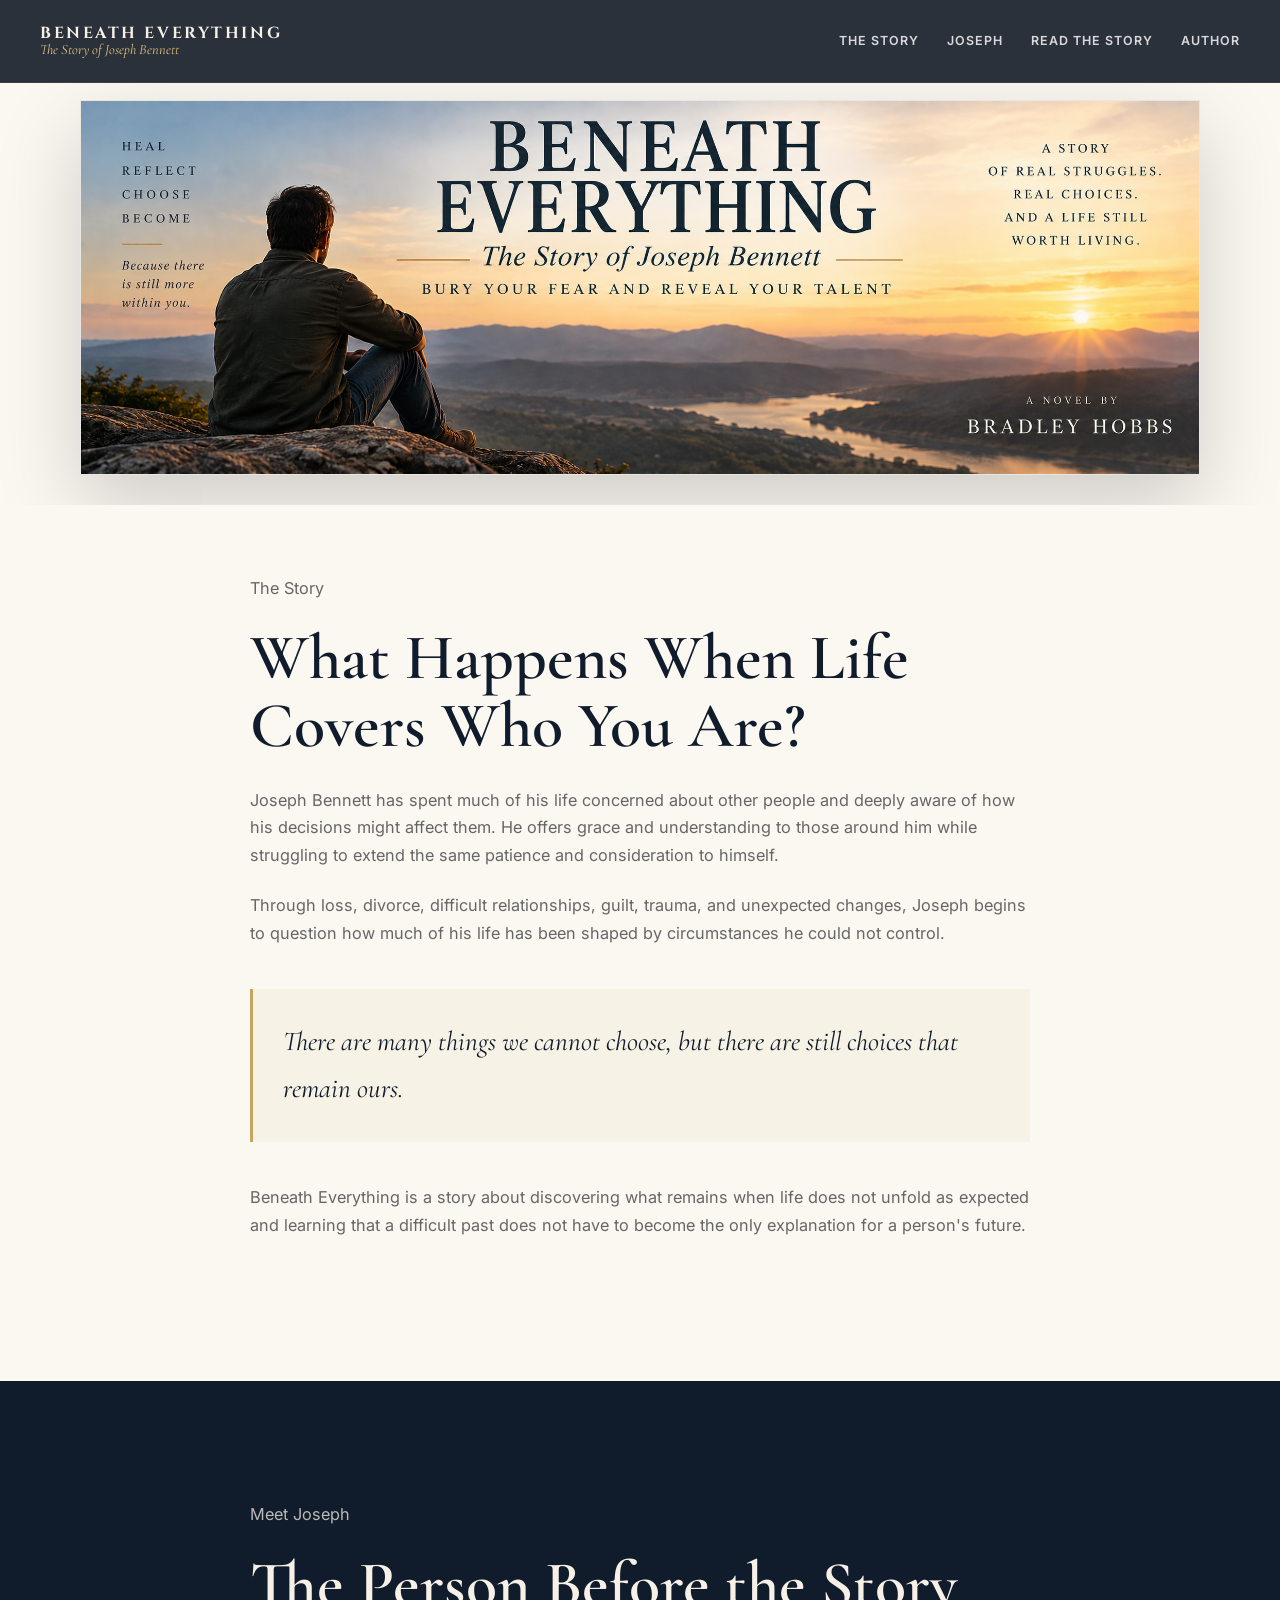
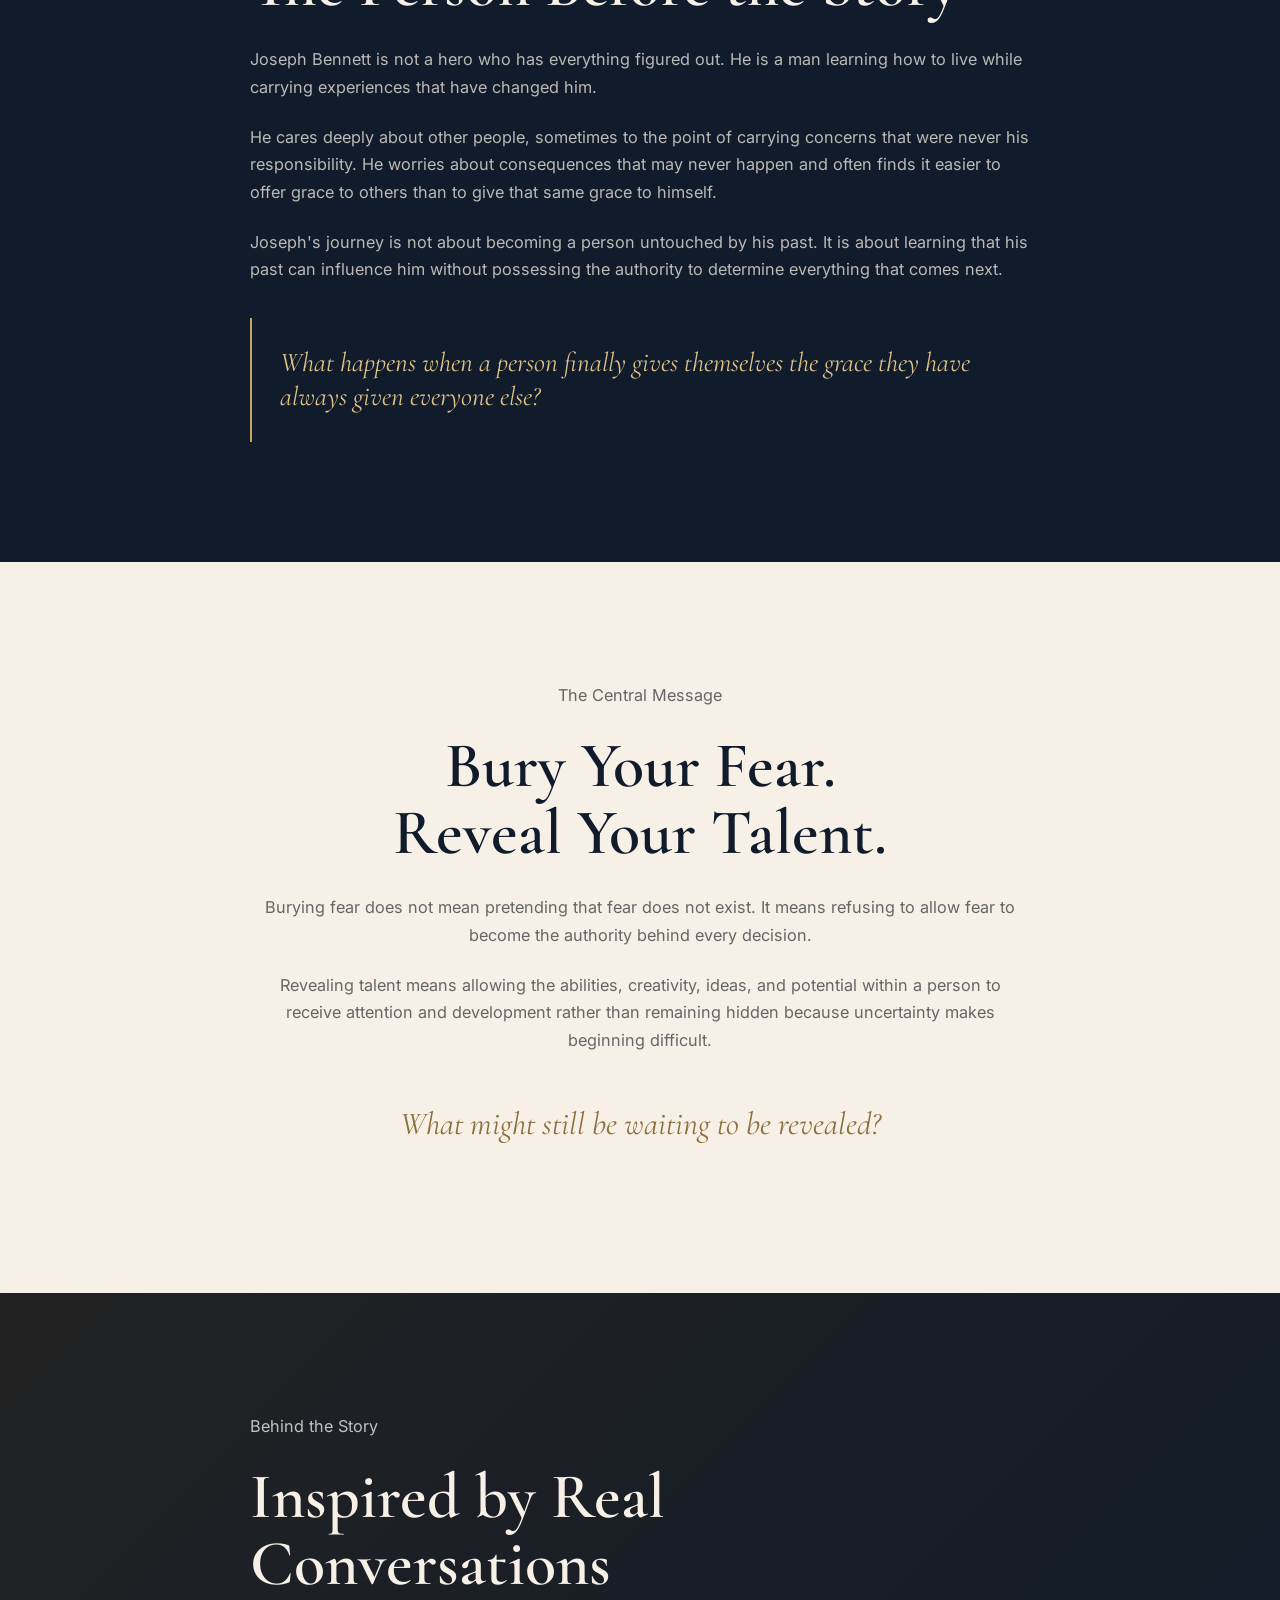
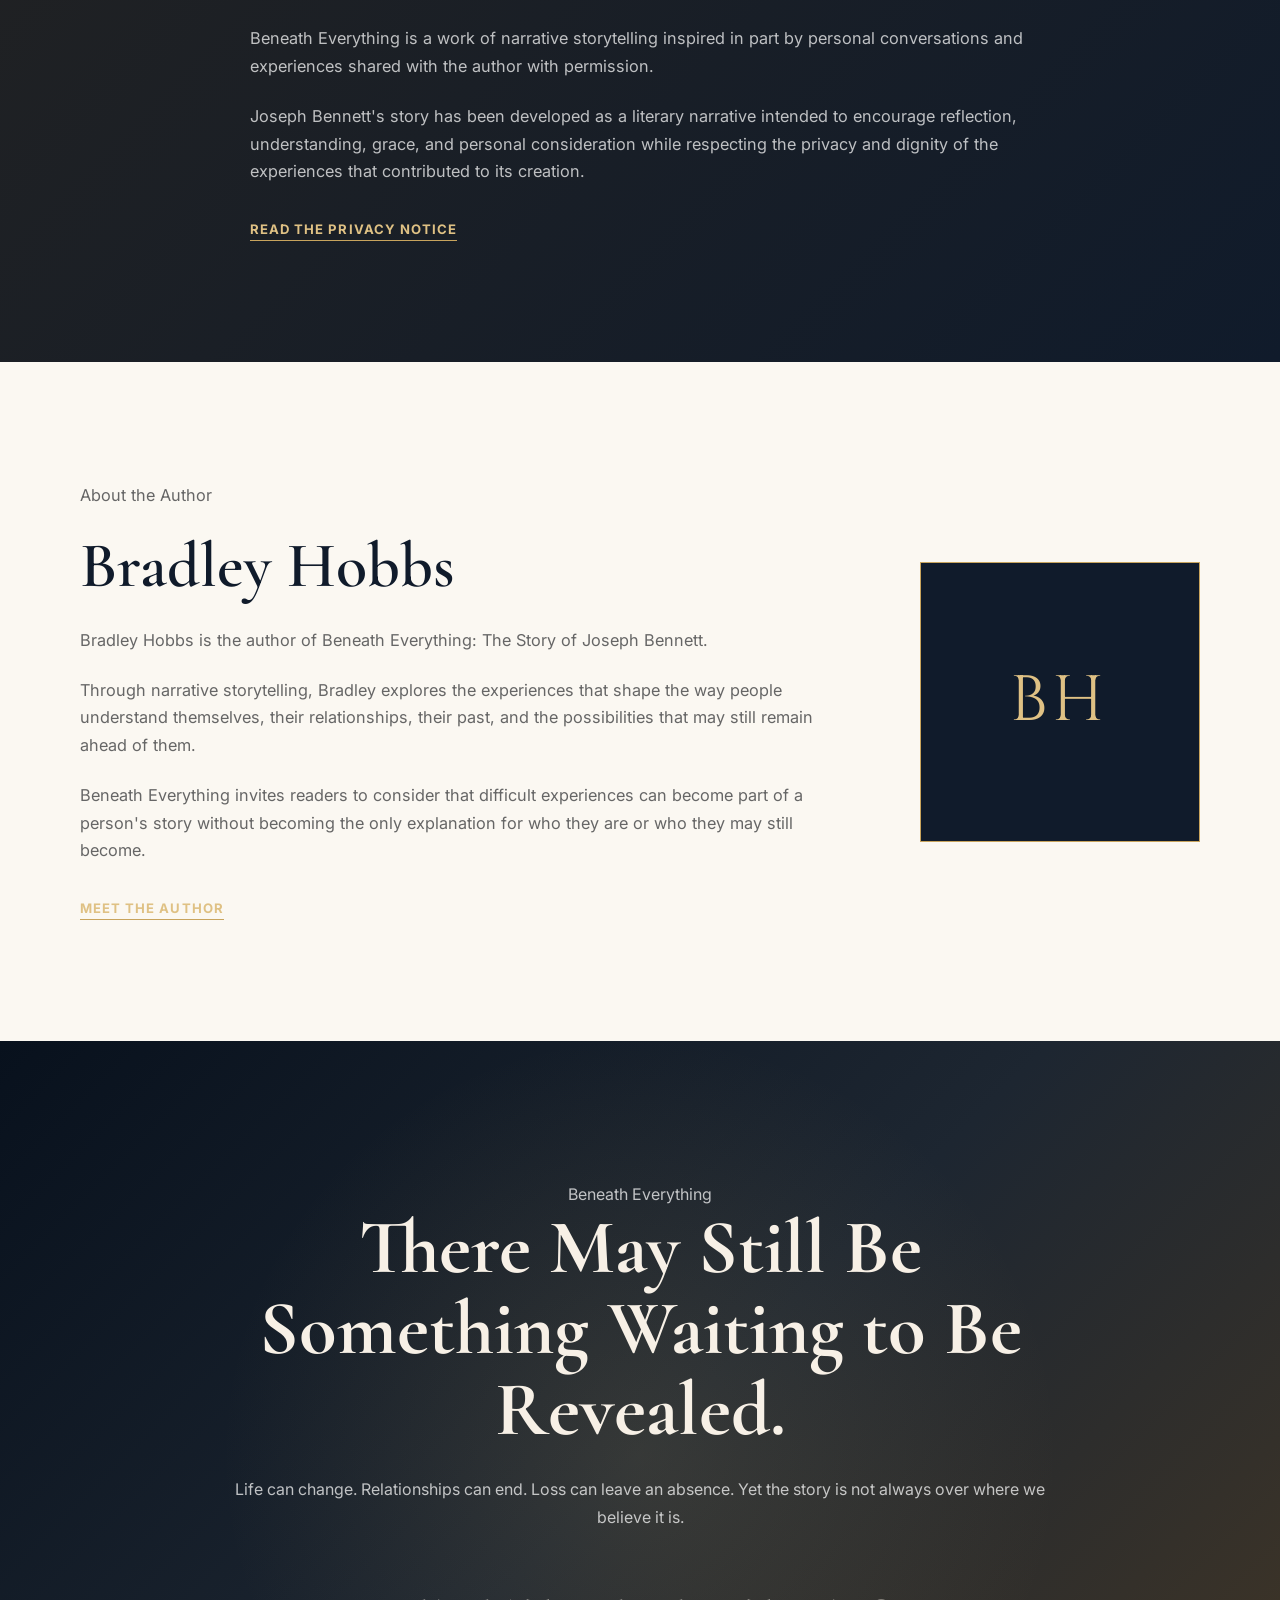
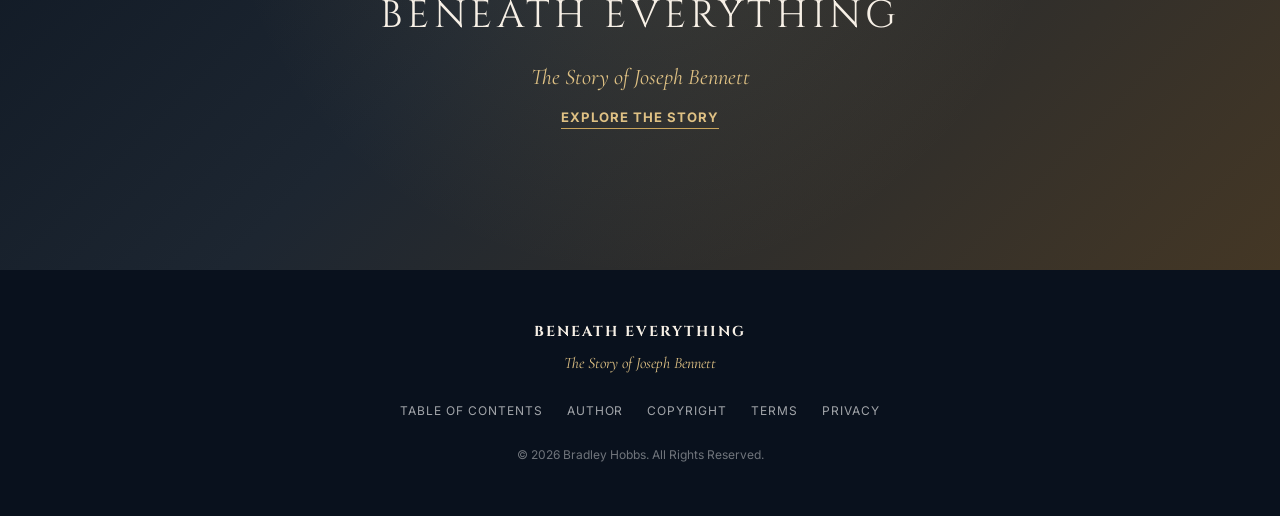
<file: index.html>
<!DOCTYPE html>

<html lang="en">

<head>

  <meta charset="UTF-8">

  <meta
    name="viewport"
    content="width=device-width, initial-scale=1.0">

  <title>
    Beneath Everything | The Story of Joseph Bennett
  </title>

  <meta
    name="description"
    content="Beneath Everything: The Story of Joseph Bennett is a narrative story by Bradley Hobbs about loss, grace, personal choice, and revealing the talents that remain within us.">

  <meta
    name="author"
    content="Bradley Hobbs">

  <link rel="preconnect" href="https://fonts.googleapis.com">

  <link
    rel="preconnect"
    href="https://fonts.gstatic.com"
    crossorigin>

  <link
    href="https://fonts.googleapis.com/css2?family=Cinzel:wght@400;500;600;700&family=Cormorant+Garamond:ital,wght@0,400;0,500;0,600;0,700;1,400;1,500&family=Inter:wght@400;500;600;700&display=swap"
    rel="stylesheet">

  <link rel="stylesheet" href="css/landing.css">

</head>

<body>

  <header class="site-header">

    <div class="nav-container">

      <a
        href="index.html"
        class="site-brand"
        aria-label="Beneath Everything Home">

        <span class="brand-main">
          BENEATH EVERYTHING
        </span>

        <span class="brand-subtitle">
          The Story of Joseph Bennett
        </span>

      </a>

      <button
        class="menu-toggle"
        type="button"
        aria-label="Open navigation"
        aria-expanded="false">

        <span></span>
        <span></span>
        <span></span>

      </button>

      <nav
        class="site-navigation"
        aria-label="Main Navigation">

        <a href="#story">
          The Story
        </a>

        <a href="#joseph">
          Joseph
        </a>

        <a href="contents.html">
          Read the Story
        </a>

        <a href="author.html">
          Author
        </a>

      </nav>

    </div>

  </header>

  <main id="top">

    <section
      class="banner-section"
      aria-label="Beneath Everything visual introduction">

      <div class="content-container">

        <div class="book-banner">

          <img
            src="assets/images/beneatheverythingjosephbennettbanner.png"
            alt="Beneath Everything visual artwork">

        </div>

      </div>

    </section>

    <section
      id="story"
      class="section section-story">

      <div class="content-container narrow">

        <p class="section-eyebrow">
          The Story
        </p>

        <h2>
          What Happens When Life Covers Who You Are?
        </h2>

        <p>
          Joseph Bennett has spent much of his life concerned about other people and deeply aware of how his decisions might affect them. He offers grace and understanding to those around him while struggling to extend the same patience and consideration to himself.
        </p>

        <p>
          Through loss, divorce, difficult relationships, guilt, trauma, and unexpected changes, Joseph begins to question how much of his life has been shaped by circumstances he could not control.
        </p>

        <p class="story-highlight">
          There are many things we cannot choose, but there are still choices that remain ours.
        </p>

        <p>
          Beneath Everything is a story about discovering what remains when life does not unfold as expected and learning that a difficult past does not have to become the only explanation for a person's future.
        </p>

      </div>

    </section>

    <section
      id="joseph"
      class="section section-joseph">

      <div class="content-container narrow">

        <div class="joseph-content">

          <p class="section-eyebrow">
            Meet Joseph
          </p>

          <h2>
            The Person Before the Story
          </h2>

          <p>
            Joseph Bennett is not a hero who has everything figured out. He is a man learning how to live while carrying experiences that have changed him.
          </p>

          <p>
            He cares deeply about other people, sometimes to the point of carrying concerns that were never his responsibility. He worries about consequences that may never happen and often finds it easier to offer grace to others than to give that same grace to himself.
          </p>

          <p>
            Joseph's journey is not about becoming a person untouched by his past. It is about learning that his past can influence him without possessing the authority to determine everything that comes next.
          </p>

          <blockquote>
            What happens when a person finally gives themselves the grace they have always given everyone else?
          </blockquote>

        </div>

      </div>

    </section>

    <section class="section section-message">

      <div class="content-container narrow center">

        <p class="section-eyebrow">
          The Central Message
        </p>

        <h2>
          Bury Your Fear.<br>
          Reveal Your Talent.
        </h2>

        <p>
          Burying fear does not mean pretending that fear does not exist. It means refusing to allow fear to become the authority behind every decision.
        </p>

        <p>
          Revealing talent means allowing the abilities, creativity, ideas, and potential within a person to receive attention and development rather than remaining hidden because uncertainty makes beginning difficult.
        </p>

        <p class="message-question">
          What might still be waiting to be revealed?
        </p>

      </div>

    </section>

    <section class="section section-background">

      <div class="content-container narrow">

        <p class="section-eyebrow">
          Behind the Story
        </p>

        <h2>
          Inspired by Real Conversations
        </h2>

        <p>
          Beneath Everything is a work of narrative storytelling inspired in part by personal conversations and experiences shared with the author with permission.
        </p>

        <p>
          Joseph Bennett's story has been developed as a literary narrative intended to encourage reflection, understanding, grace, and personal consideration while respecting the privacy and dignity of the experiences that contributed to its creation.
        </p>

        <a
          href="privacy.html"
          class="text-link">

          Read the Privacy Notice

        </a>

      </div>

    </section>

    <section
      id="author"
      class="section section-author">

      <div class="content-container author-layout">

        <div class="author-content">

          <p class="section-eyebrow">
            About the Author
          </p>

          <h2>
            Bradley Hobbs
          </h2>

          <p>
            Bradley Hobbs is the author of Beneath Everything: The Story of Joseph Bennett.
          </p>

          <p>
            Through narrative storytelling, Bradley explores the experiences that shape the way people understand themselves, their relationships, their past, and the possibilities that may still remain ahead of them.
          </p>

          <p>
            Beneath Everything invites readers to consider that difficult experiences can become part of a person's story without becoming the only explanation for who they are or who they may still become.
          </p>

          <a
            href="author.html"
            class="text-link">

            Meet the Author

          </a>

        </div>

        <div
          class="author-mark"
          aria-label="Bradley Hobbs">

          <span>
            BH
          </span>

        </div>

      </div>

    </section>

    <section class="final-section">

      <div class="final-overlay"></div>

      <div class="final-content">

        <p class="section-eyebrow">
          Beneath Everything
        </p>

        <h2>
          There May Still Be Something Waiting to Be Revealed.
        </h2>

        <p>
          Life can change. Relationships can end. Loss can leave an absence. Yet the story is not always over where we believe it is.
        </p>

        <div class="final-title">

          <span>
            BENEATH EVERYTHING
          </span>

          <small>
            The Story of Joseph Bennett
          </small>

        </div>

        <a
          href="contents.html"
          class="text-link">

          Explore the Story

        </a>

      </div>

    </section>

  </main>

  <footer class="site-footer">

    <div class="content-container footer-content">

      <div class="footer-brand">

        <strong>
          BENEATH EVERYTHING
        </strong>

        <span>
          The Story of Joseph Bennett
        </span>

      </div>

      <div class="footer-links">

        <a href="contents.html">
          Table of Contents
        </a>

        <a href="author.html">
          Author
        </a>

        <a href="copyright.html">
          Copyright
        </a>

        <a href="terms.html">
          Terms
        </a>

        <a href="privacy.html">
          Privacy
        </a>

      </div>

      <p class="footer-copyright">
        © 2026 Bradley Hobbs. All Rights Reserved.
      </p>

    </div>

  </footer>

  <script src="js/landing.js"></script>

</body>
</html>
</file>
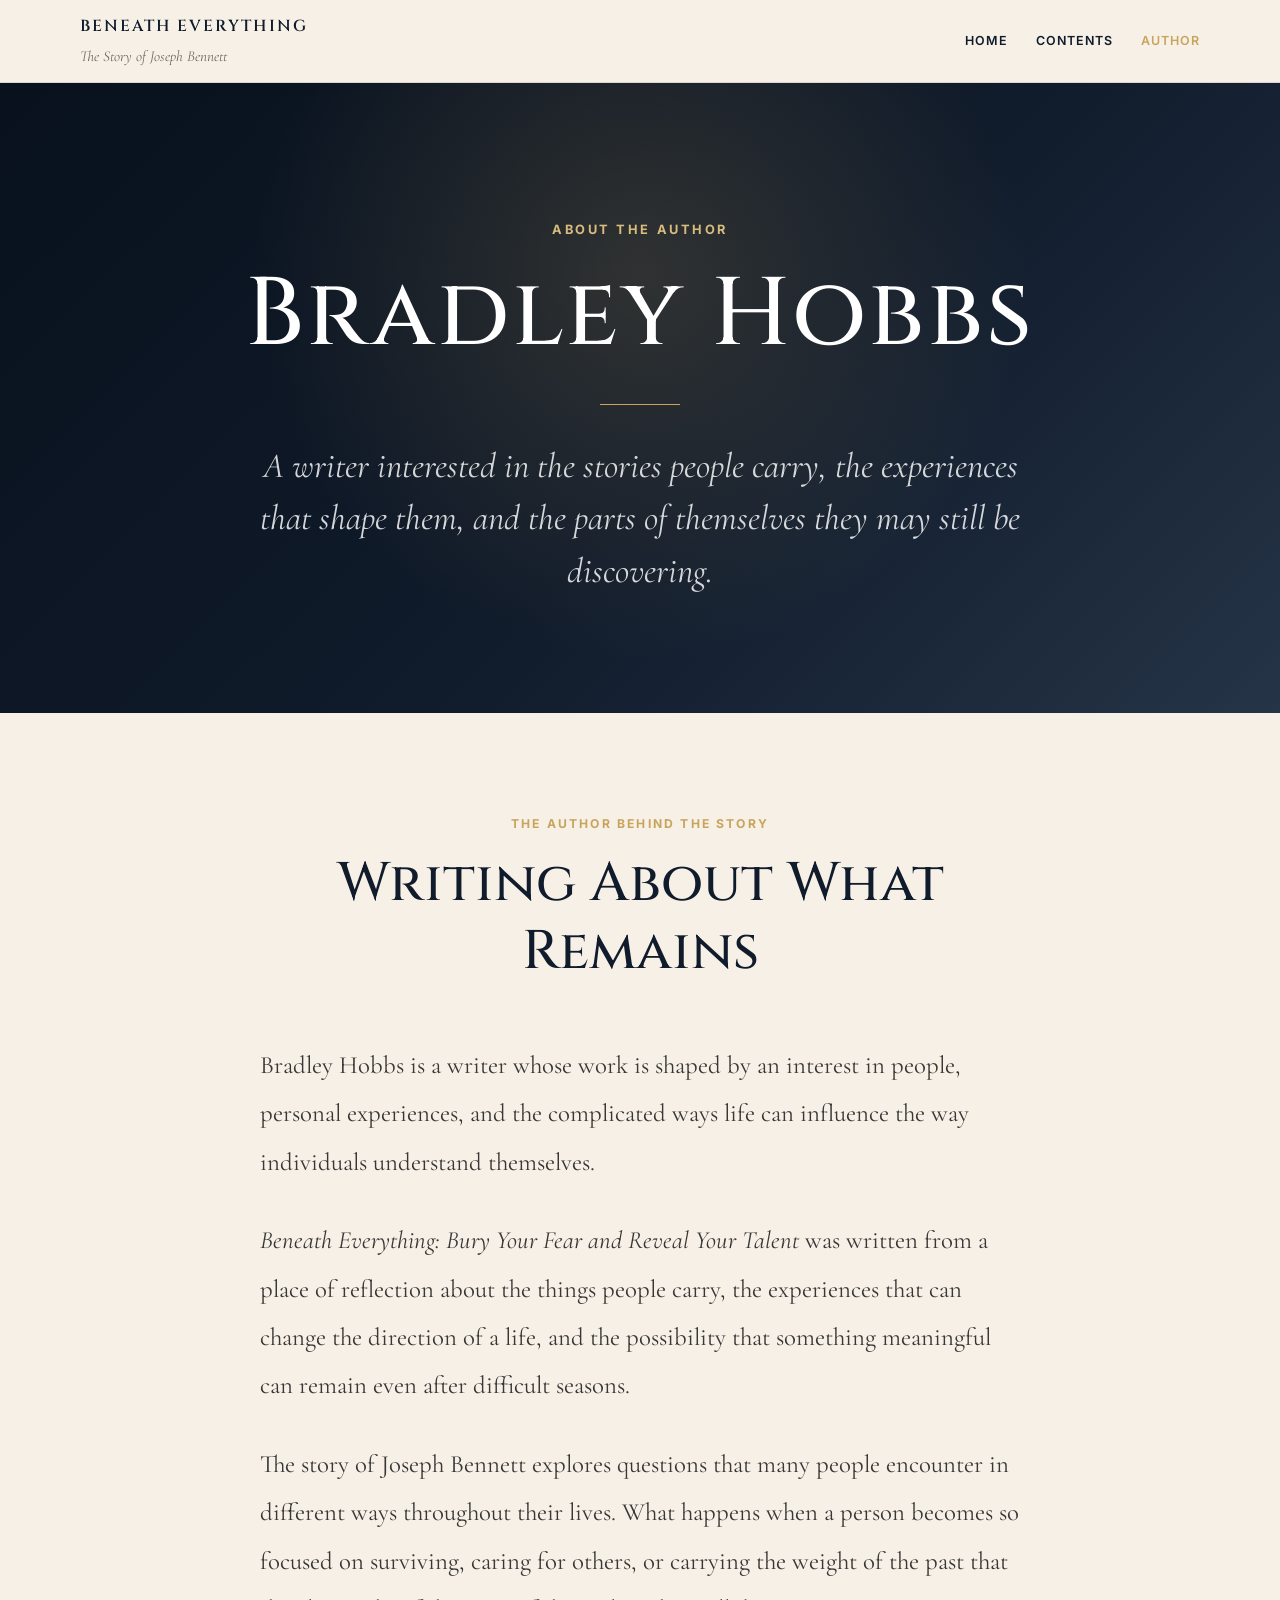
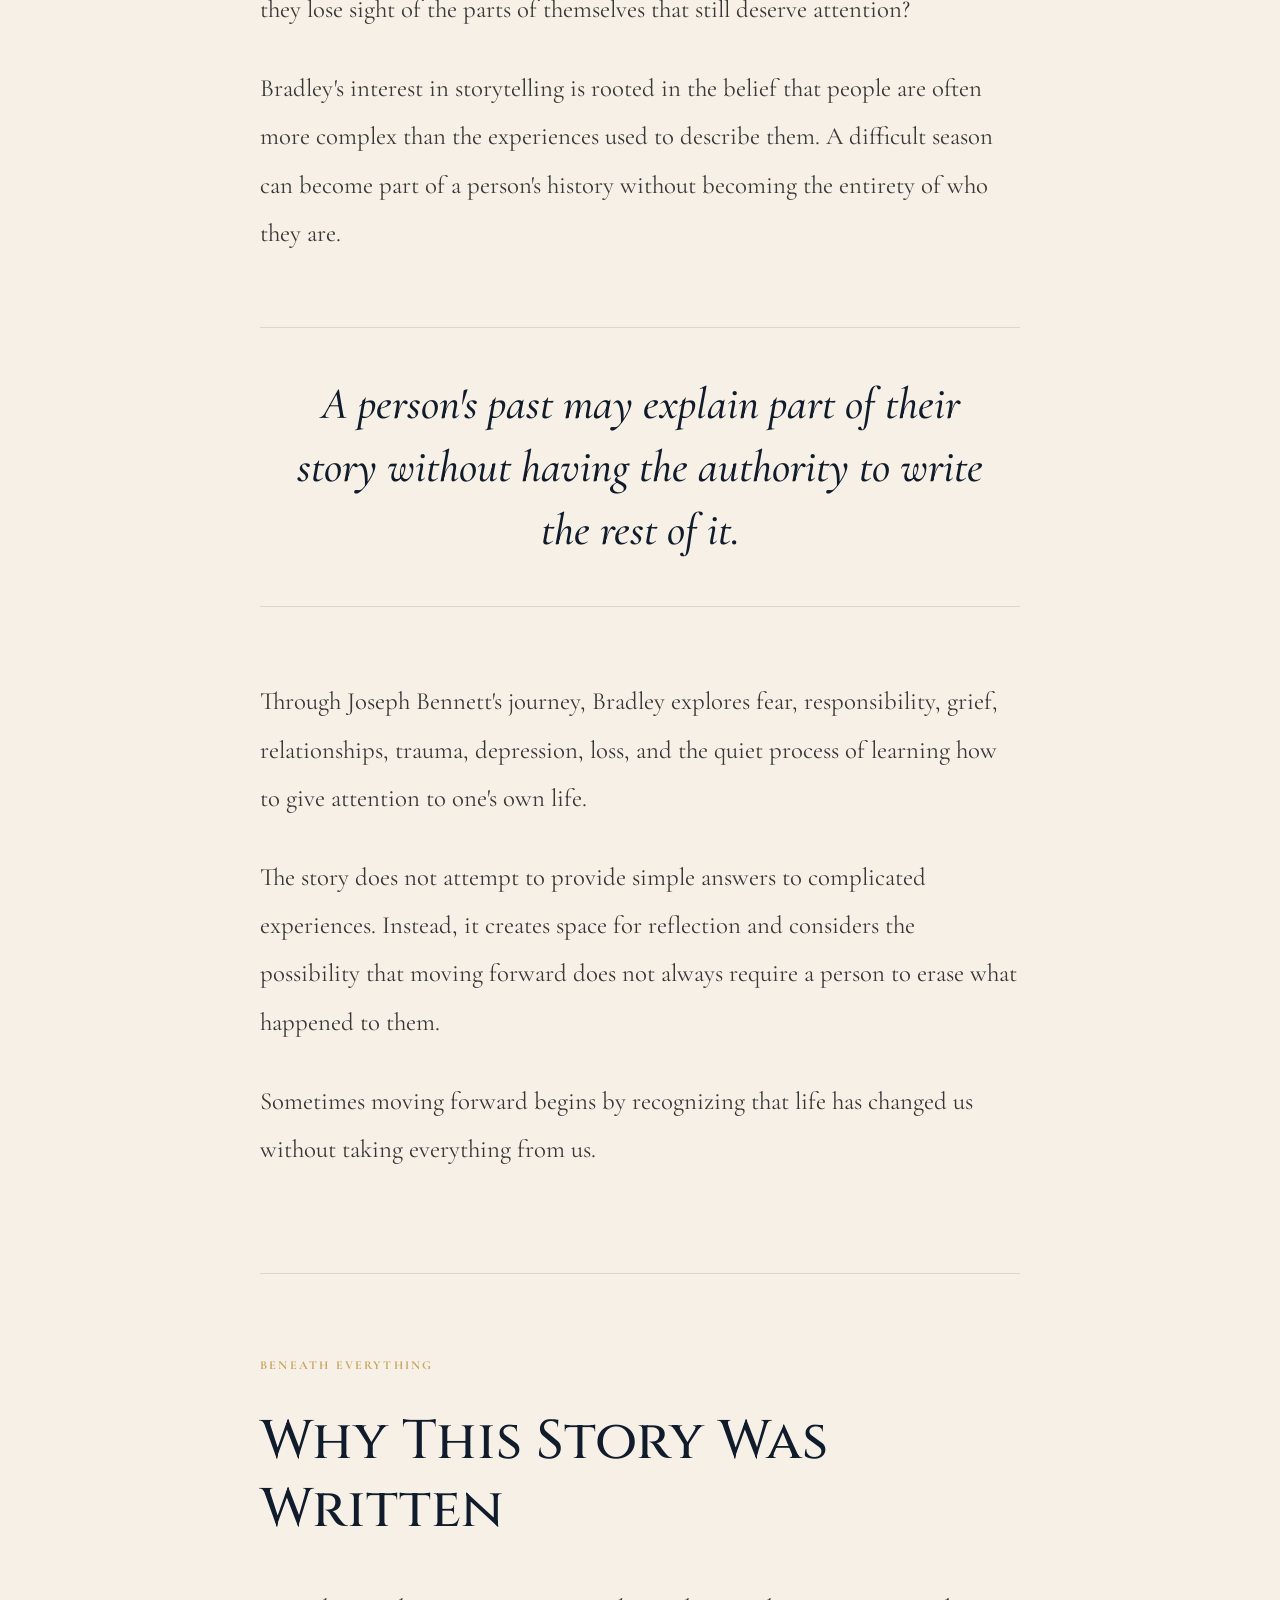
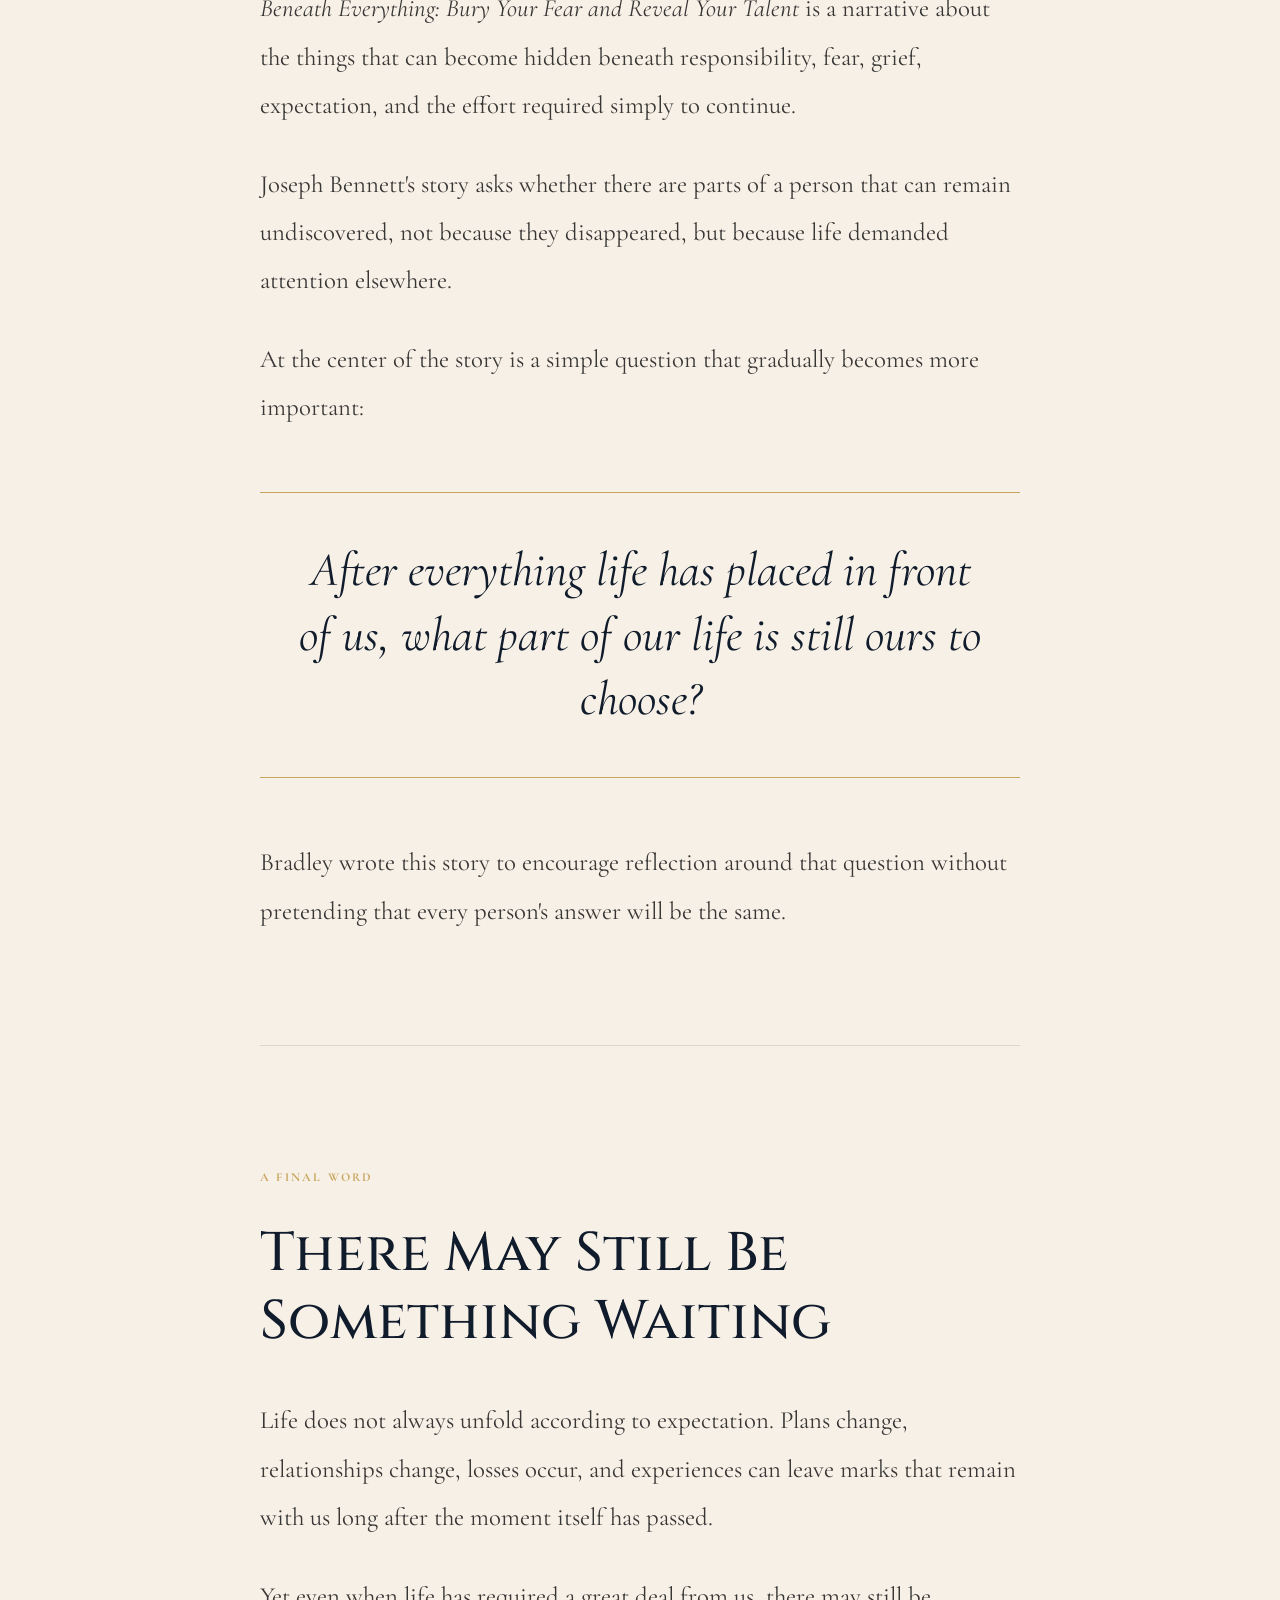
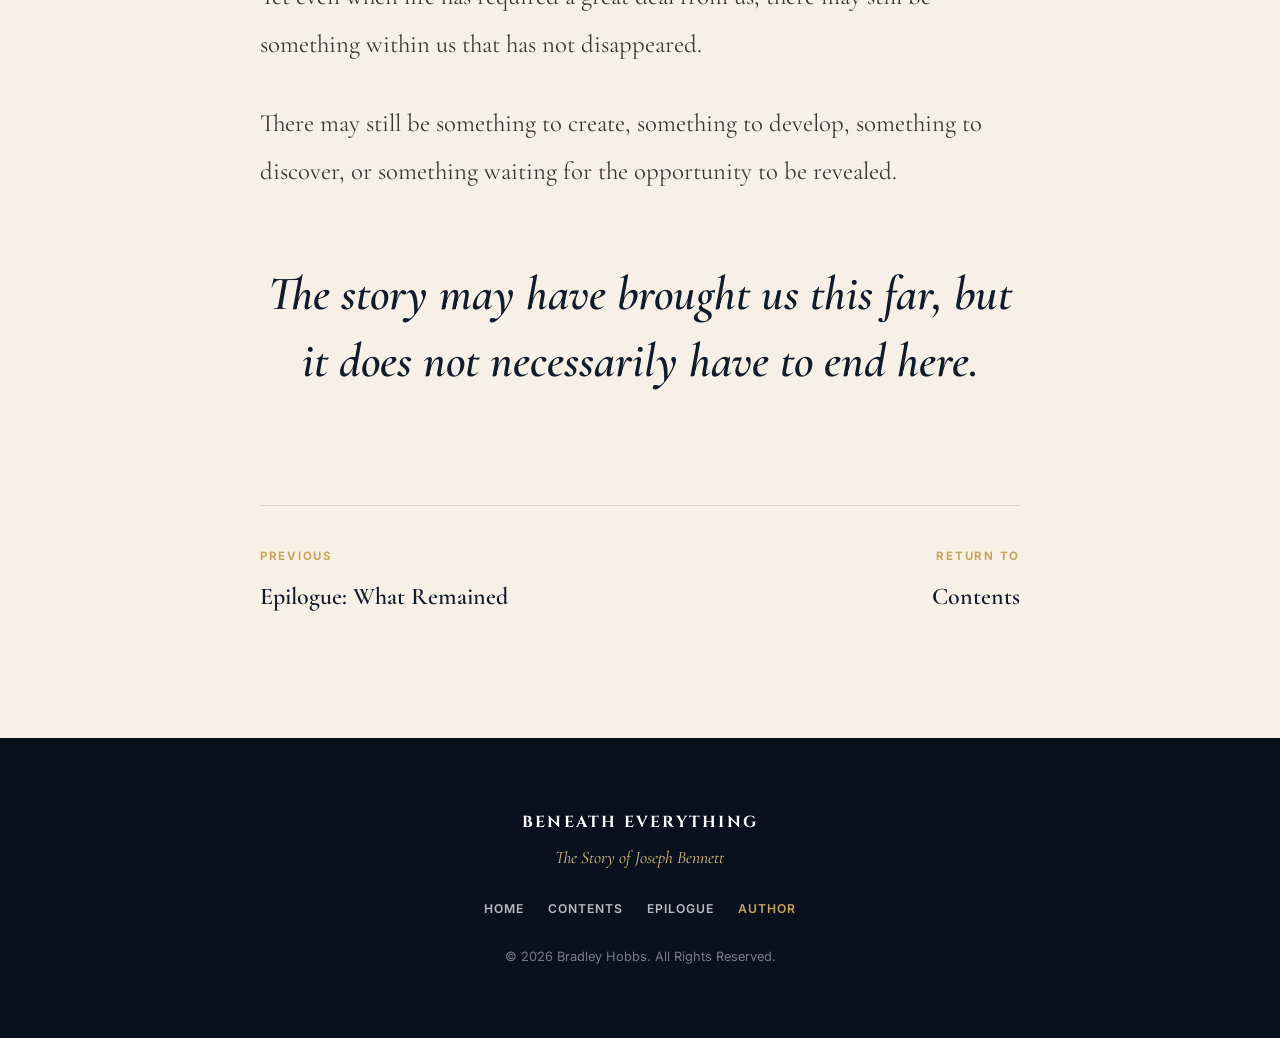
<file: author.html>
<!DOCTYPE html>

<html lang="en">

<head>

  <meta charset="UTF-8">

  <meta
    name="viewport"
    content="width=device-width, initial-scale=1.0">

  <title>
    About the Author | Bradley Hobbs | Beneath Everything
  </title>

  <meta
    name="description"
    content="Learn more about Bradley Hobbs, author of Beneath Everything: Bury Your Fear and Reveal Your Talent.">

  <meta
    name="author"
    content="Bradley Hobbs">


  <!-- ======================================================
       FONTS
  ======================================================= -->

  <link
    rel="preconnect"
    href="https://fonts.googleapis.com">

  <link
    rel="preconnect"
    href="https://fonts.gstatic.com"
    crossorigin>


  <link
    href="https://fonts.googleapis.com/css2?family=Cinzel:wght@400;500;600;700&family=Cormorant+Garamond:ital,wght@0,400;0,500;0,600;0,700;1,400;1,500&family=Inter:wght@400;500;600;700&display=swap"
    rel="stylesheet">


  <!-- ======================================================
       AUTHOR STYLES
  ======================================================= -->

  <link
    rel="stylesheet"
    href="css/author.css">

</head>


<body>


  <!-- ======================================================
       SITE HEADER
  ======================================================= -->

  <header class="site-header">

    <div class="nav-container">


      <a
        href="index.html"
        class="site-brand"
        aria-label="Beneath Everything Home">

        <span class="brand-main">
          BENEATH EVERYTHING
        </span>

        <span class="brand-subtitle">
          The Story of Joseph Bennett
        </span>

      </a>


      <button
        class="menu-toggle"
        type="button"
        aria-label="Open navigation"
        aria-expanded="false">

        <span></span>
        <span></span>
        <span></span>

      </button>


      <nav
        class="site-navigation"
        aria-label="Main Navigation">

        <a href="index.html">
          Home
        </a>

        <a href="contents.html">
          Contents
        </a>

        <a
          href="author.html"
          aria-current="page">

          Author
        </a>

      </nav>


    </div>

  </header>


  <main>


    <!-- ======================================================
         AUTHOR HERO
    ======================================================= -->

    <section class="author-hero">

      <div class="author-hero-content">


        <p class="author-label">
          About the Author
        </p>


        <h1>
          Bradley Hobbs
        </h1>


        <div class="author-divider"></div>


        <p class="author-introduction">
          A writer interested in the stories people carry, the experiences that shape them, and the parts of themselves they may still be discovering.
        </p>


      </div>

    </section>


    <!-- ======================================================
         AUTHOR CONTENT
    ======================================================= -->

    <section class="author-section">

      <article class="author-content">


        <div class="author-heading">

          <p class="section-label">
            The Author Behind the Story
          </p>


          <h2>
            Writing About What Remains
          </h2>

        </div>


        <div class="author-copy">


          <p>
            Bradley Hobbs is a writer whose work is shaped by an interest in people, personal experiences, and the complicated ways life can influence the way individuals understand themselves.
          </p>


          <p>
            <em>Beneath Everything: Bury Your Fear and Reveal Your Talent</em> was written from a place of reflection about the things people carry, the experiences that can change the direction of a life, and the possibility that something meaningful can remain even after difficult seasons.
          </p>


          <p>
            The story of Joseph Bennett explores questions that many people encounter in different ways throughout their lives. What happens when a person becomes so focused on surviving, caring for others, or carrying the weight of the past that they lose sight of the parts of themselves that still deserve attention?
          </p>


          <p>
            Bradley's interest in storytelling is rooted in the belief that people are often more complex than the experiences used to describe them. A difficult season can become part of a person's history without becoming the entirety of who they are.
          </p>


        </div>


        <!-- ==================================================
             AUTHOR REFLECTION
        =================================================== -->

        <div class="author-reflection">

          <p>
            A person's past may explain part of their story without having the authority to write the rest of it.
          </p>

        </div>


        <div class="author-copy">


          <p>
            Through Joseph Bennett's journey, Bradley explores fear, responsibility, grief, relationships, trauma, depression, loss, and the quiet process of learning how to give attention to one's own life.
          </p>


          <p>
            The story does not attempt to provide simple answers to complicated experiences. Instead, it creates space for reflection and considers the possibility that moving forward does not always require a person to erase what happened to them.
          </p>


          <p>
            Sometimes moving forward begins by recognizing that life has changed us without taking everything from us.
          </p>


        </div>


        <!-- ==================================================
             ABOUT THE BOOK
        =================================================== -->

        <section class="book-connection">


          <p class="section-label">
            Beneath Everything
          </p>


          <h2>
            Why This Story Was Written
          </h2>


          <p>
            <em>Beneath Everything: Bury Your Fear and Reveal Your Talent</em> is a narrative about the things that can become hidden beneath responsibility, fear, grief, expectation, and the effort required simply to continue.
          </p>


          <p>
            Joseph Bennett's story asks whether there are parts of a person that can remain undiscovered, not because they disappeared, but because life demanded attention elsewhere.
          </p>


          <p>
            At the center of the story is a simple question that gradually becomes more important:
          </p>


          <blockquote>

            <p>
              After everything life has placed in front of us, what part of our life is still ours to choose?
            </p>

          </blockquote>


          <p>
            Bradley wrote this story to encourage reflection around that question without pretending that every person's answer will be the same.
          </p>


        </section>


        <!-- ==================================================
             FINAL AUTHOR MESSAGE
        =================================================== -->

        <section class="author-closing">


          <p class="section-label">
            A Final Word
          </p>


          <h2>
            There May Still Be Something Waiting
          </h2>


          <p>
            Life does not always unfold according to expectation. Plans change, relationships change, losses occur, and experiences can leave marks that remain with us long after the moment itself has passed.
          </p>


          <p>
            Yet even when life has required a great deal from us, there may still be something within us that has not disappeared.
          </p>


          <p>
            There may still be something to create, something to develop, something to discover, or something waiting for the opportunity to be revealed.
          </p>


          <p class="closing-statement">
            The story may have brought us this far, but it does not necessarily have to end here.
          </p>


        </section>


        <!-- ==================================================
             AUTHOR NAVIGATION
        =================================================== -->

        <nav
          class="author-navigation"
          aria-label="Book Navigation">


          <a
            href="epilogue.html"
            class="navigation-link previous">

            <span>
              Previous
            </span>

            <strong>
              Epilogue: What Remained
            </strong>

          </a>


          <a
            href="contents.html"
            class="navigation-link next">

            <span>
              Return To
            </span>

            <strong>
              Contents
            </strong>

          </a>


        </nav>


      </article>

    </section>


  </main>


  <!-- ======================================================
       FOOTER
  ======================================================= -->

  <footer class="site-footer">

    <div class="footer-content">


      <div class="footer-brand">

        <strong>
          BENEATH EVERYTHING
        </strong>

        <span>
          The Story of Joseph Bennett
        </span>

      </div>


      <div class="footer-links">

        <a href="index.html">
          Home
        </a>

        <a href="contents.html">
          Contents
        </a>

        <a href="epilogue.html">
          Epilogue
        </a>

        <a
          href="author.html"
          aria-current="page">

          Author
        </a>

      </div>


      <p class="footer-copyright">
        © 2026 Bradley Hobbs. All Rights Reserved.
      </p>


    </div>

  </footer>


  <!-- ======================================================
       AUTHOR JAVASCRIPT
  ======================================================= -->

  <script src="js/author.js"></script>


</body>

</html>
</file>
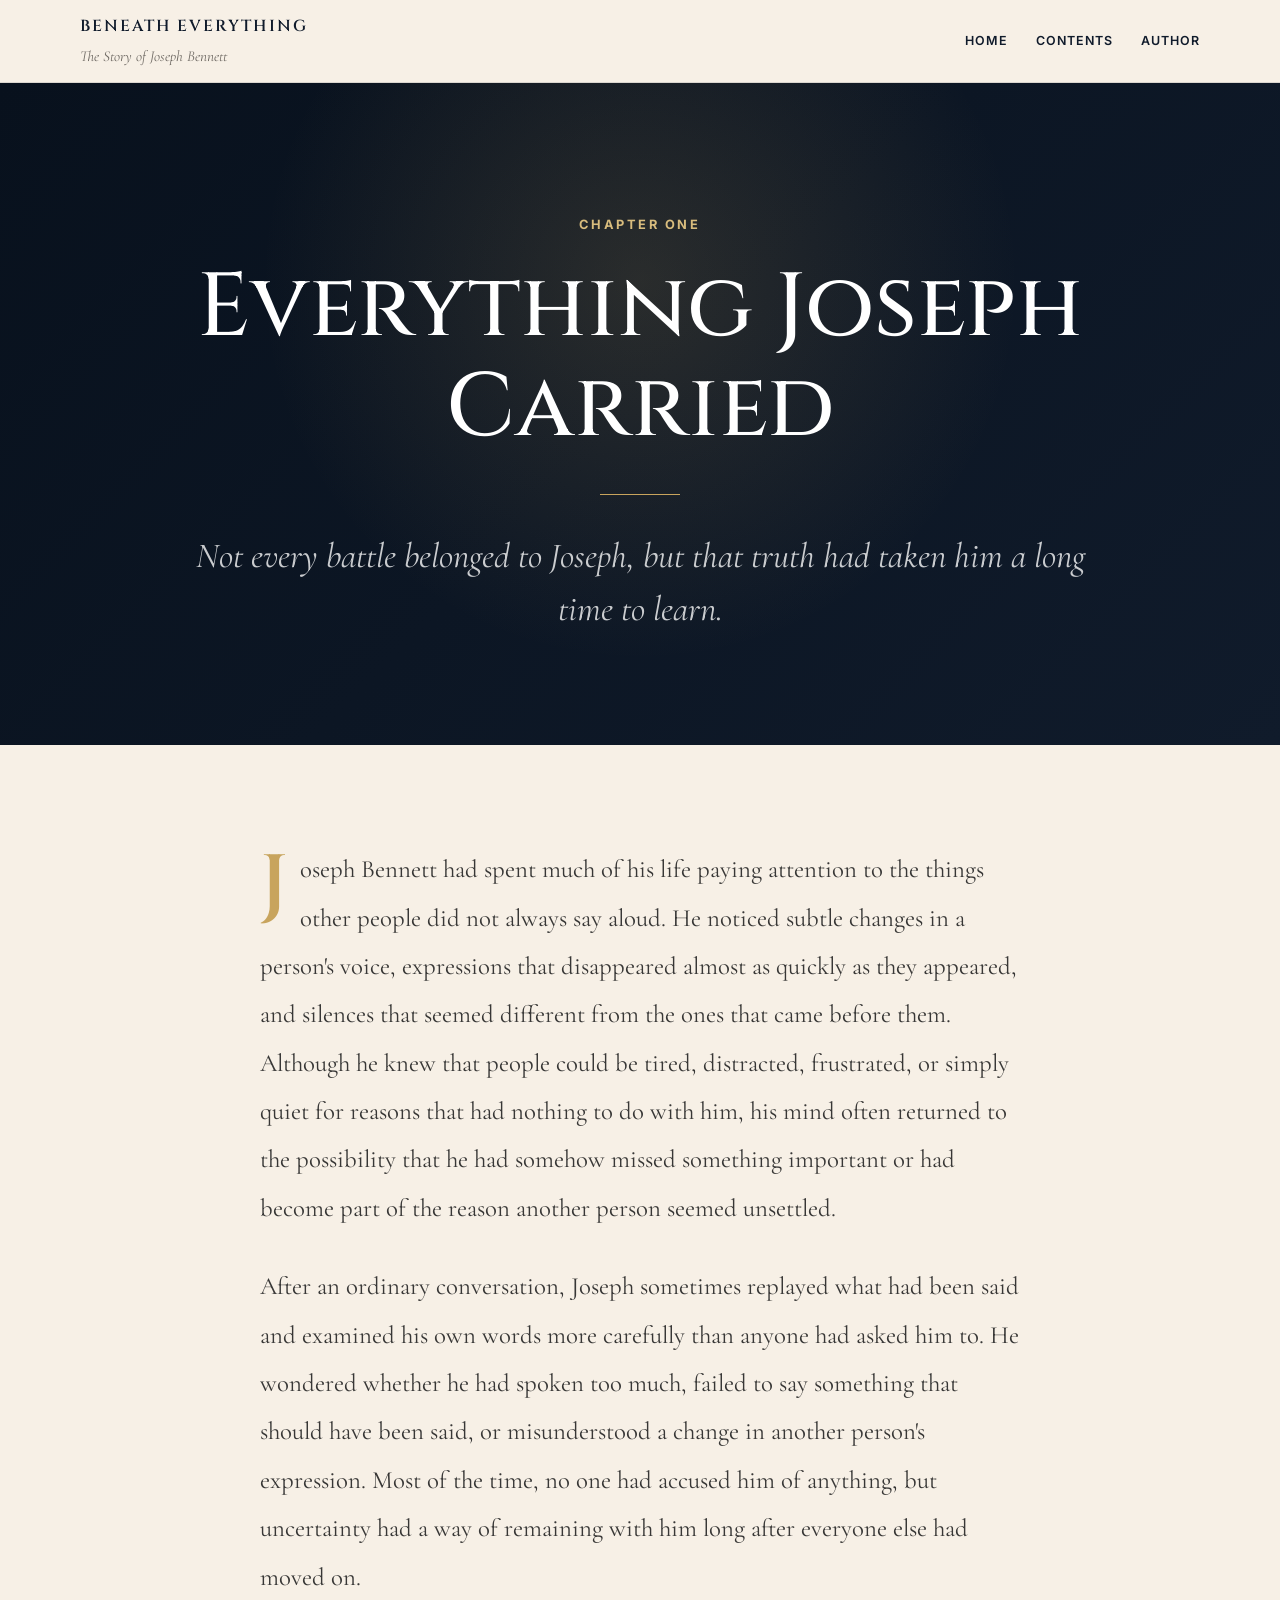
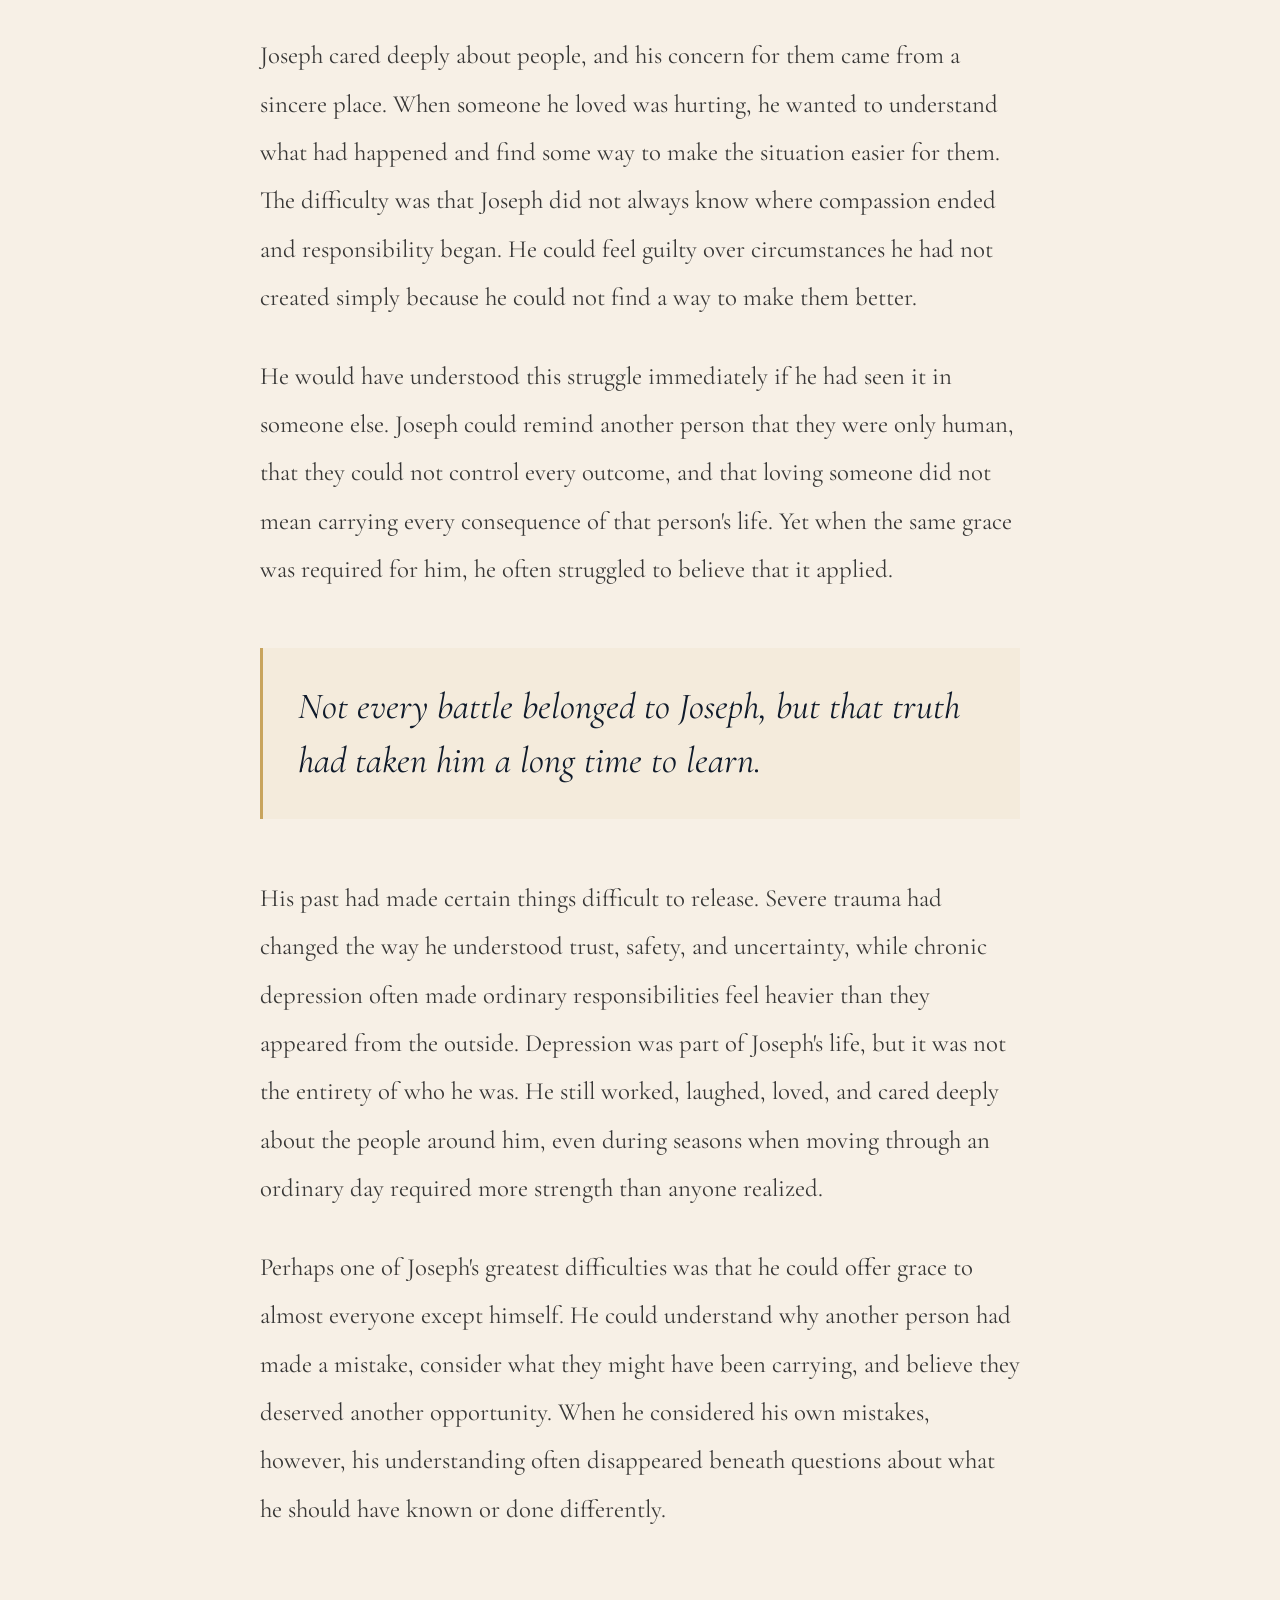
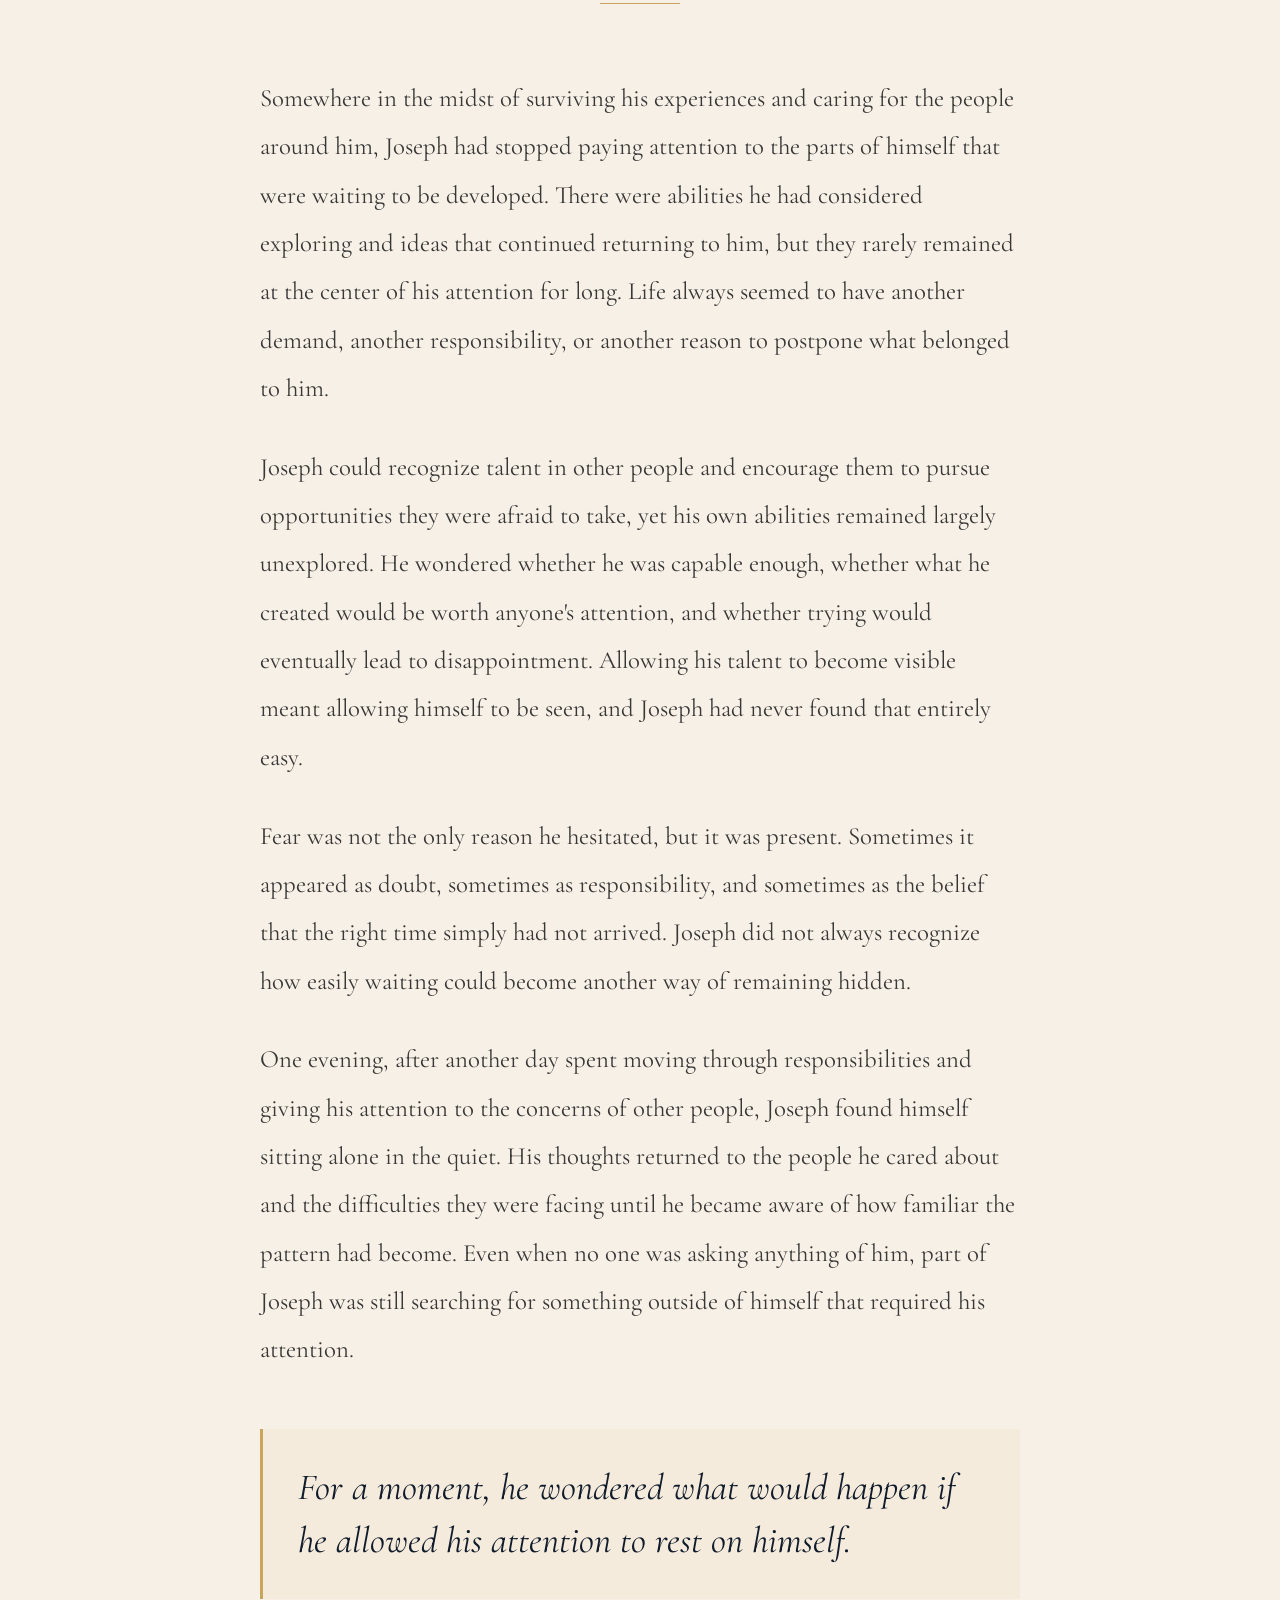
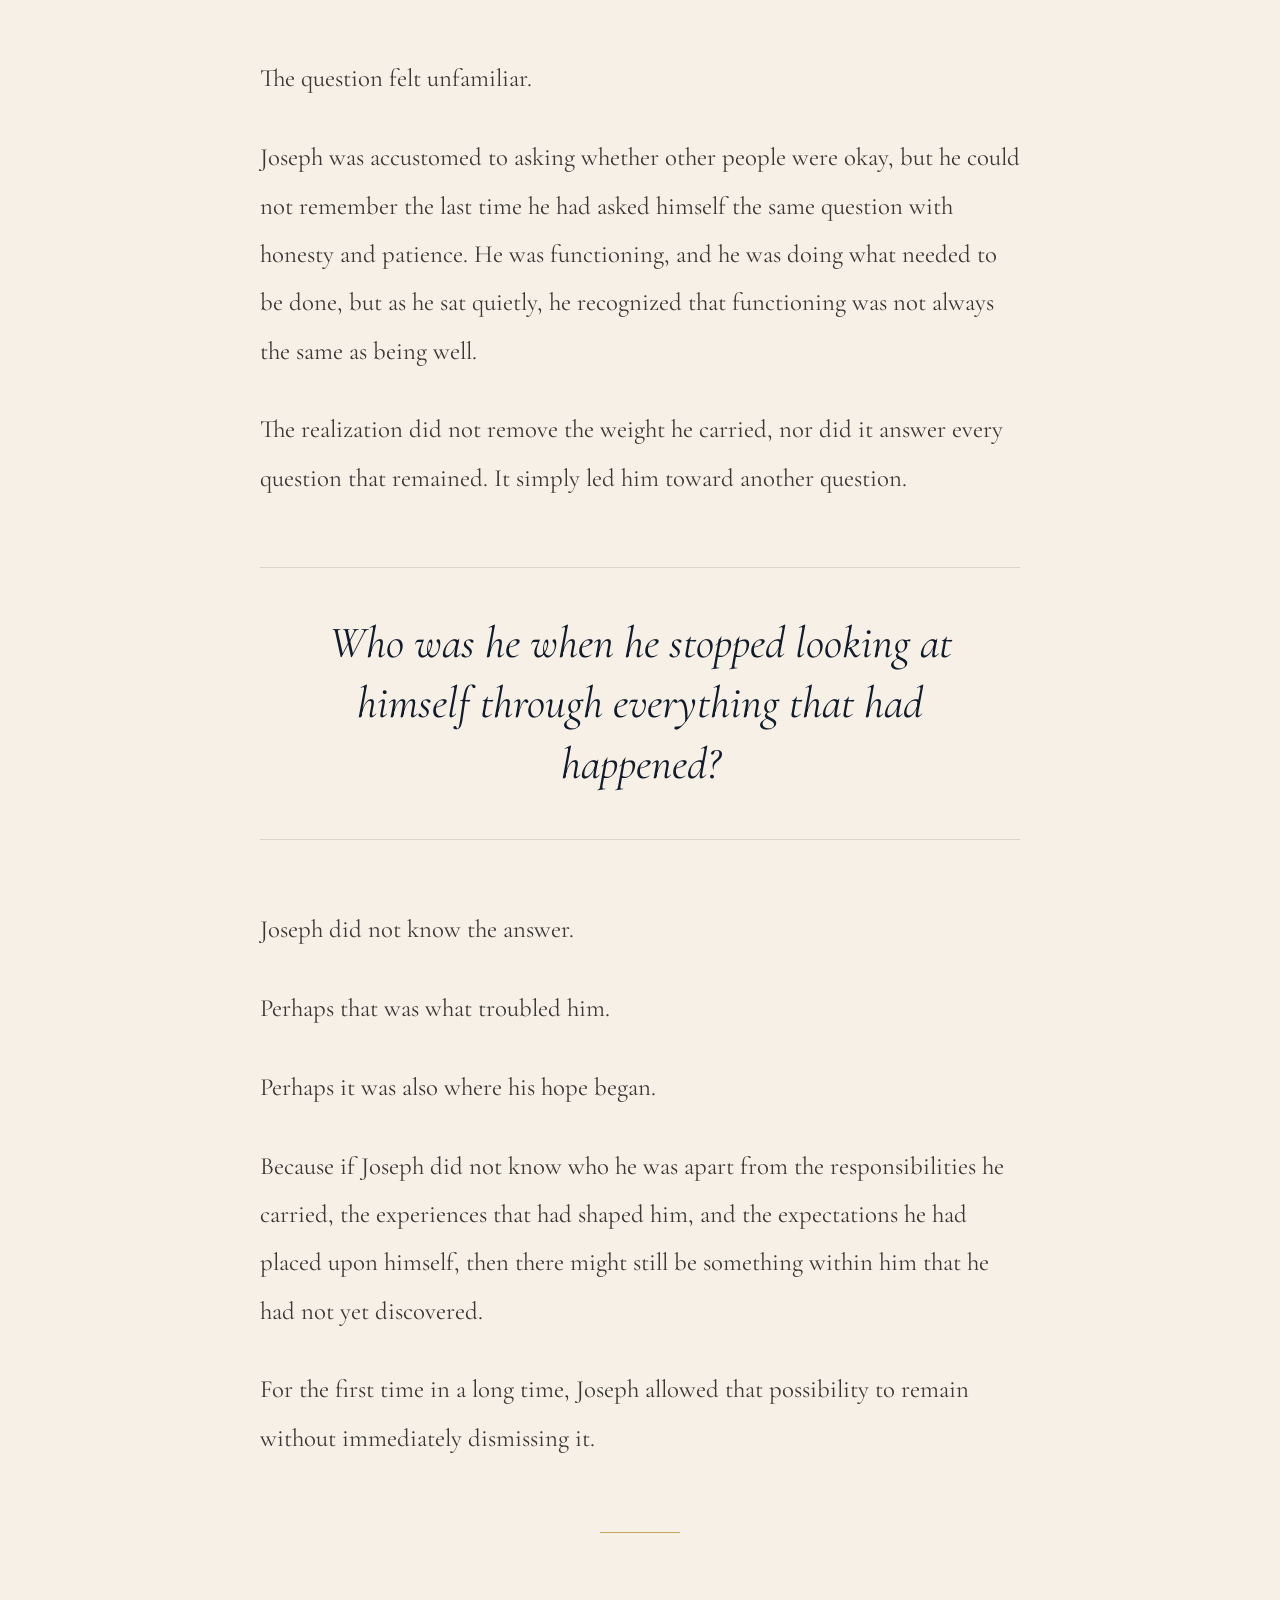
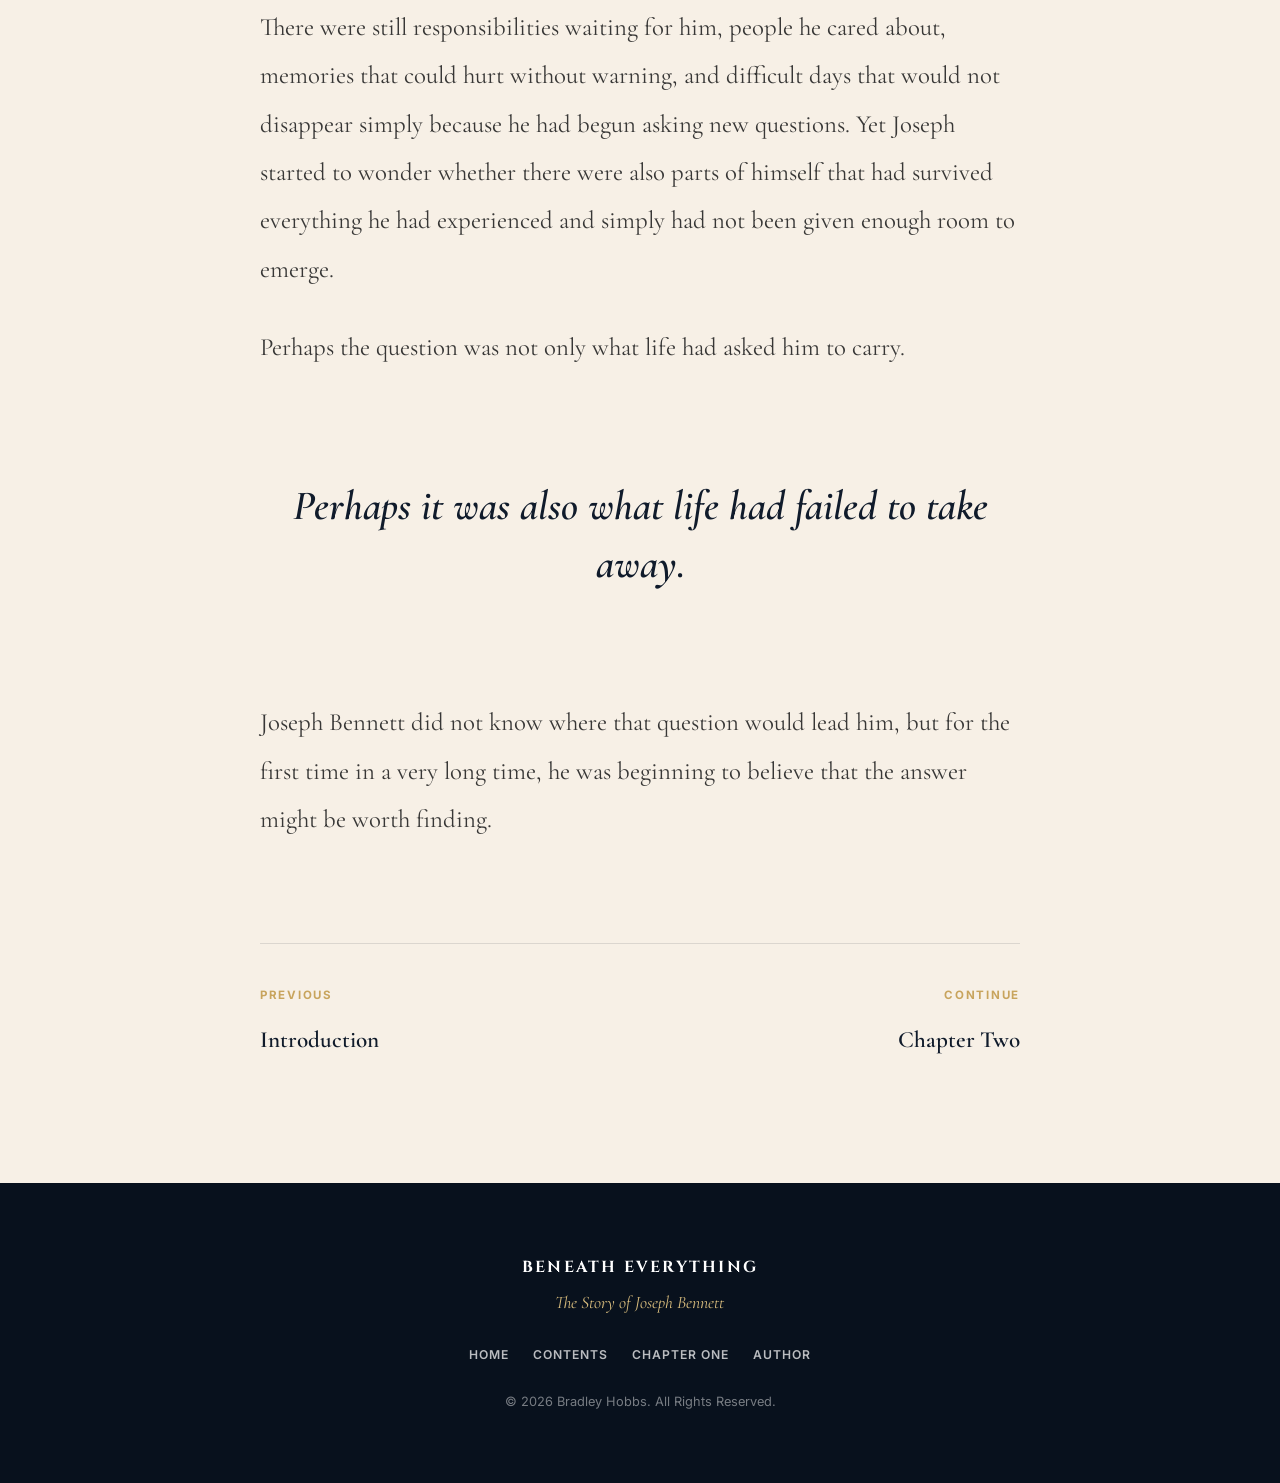
<file: chapter-1.html>
<!DOCTYPE html>

<html lang="en">

<head>

  <meta charset="UTF-8">

  <meta
    name="viewport"
    content="width=device-width, initial-scale=1.0">

  <title>
    Chapter One | Beneath Everything
  </title>

  <meta
    name="description"
    content="Read Chapter One, Everything Joseph Carried, from Beneath Everything: The Story of Joseph Bennett by Bradley Hobbs.">

  <meta
    name="author"
    content="Bradley Hobbs">


  <!-- ======================================================
       FONTS
  ======================================================= -->

  <link
    rel="preconnect"
    href="https://fonts.googleapis.com">

  <link
    rel="preconnect"
    href="https://fonts.gstatic.com"
    crossorigin>

  <link
    href="https://fonts.googleapis.com/css2?family=Cinzel:wght@400;500;600;700&family=Cormorant+Garamond:ital,wght@0,400;0,500;0,600;0,700;1,400;1,500&family=Inter:wght@400;500;600;700&display=swap"
    rel="stylesheet">


  <!-- ======================================================
       CHAPTER ONE STYLES
  ======================================================= -->

  <link
    rel="stylesheet"
    href="css/chapter-1.css">

</head>


<body>


  <!-- ======================================================
       SITE HEADER
  ======================================================= -->

  <header class="site-header">

    <div class="nav-container">


      <a
        href="index.html"
        class="site-brand"
        aria-label="Beneath Everything Home">

        <span class="brand-main">
          BENEATH EVERYTHING
        </span>

        <span class="brand-subtitle">
          The Story of Joseph Bennett
        </span>

      </a>


      <button
        class="menu-toggle"
        type="button"
        aria-label="Open navigation"
        aria-expanded="false">

        <span></span>
        <span></span>
        <span></span>

      </button>


      <nav
        class="site-navigation"
        aria-label="Main Navigation">

        <a href="index.html">
          Home
        </a>

        <a href="contents.html">
          Contents
        </a>

        <a href="author.html">
          Author
        </a>

      </nav>


    </div>

  </header>


  <main>


    <!-- ======================================================
         CHAPTER HERO
    ======================================================= -->

    <section class="chapter-hero">

      <div class="chapter-hero-content">


        <p class="chapter-number">
          Chapter One
        </p>


        <h1>
          Everything Joseph Carried
        </h1>


        <div class="chapter-divider"></div>


        <p class="chapter-introduction">
          Not every battle belonged to Joseph, but that truth had taken him a long time to learn.
        </p>


      </div>

    </section>


    <!-- ======================================================
         CHAPTER CONTENT
    ======================================================= -->

    <section class="chapter-section">

      <article class="chapter-content">


        <p>
          Joseph Bennett had spent much of his life paying attention to the things other people did not always say aloud. He noticed subtle changes in a person's voice, expressions that disappeared almost as quickly as they appeared, and silences that seemed different from the ones that came before them. Although he knew that people could be tired, distracted, frustrated, or simply quiet for reasons that had nothing to do with him, his mind often returned to the possibility that he had somehow missed something important or had become part of the reason another person seemed unsettled.
        </p>


        <p>
          After an ordinary conversation, Joseph sometimes replayed what had been said and examined his own words more carefully than anyone had asked him to. He wondered whether he had spoken too much, failed to say something that should have been said, or misunderstood a change in another person's expression. Most of the time, no one had accused him of anything, but uncertainty had a way of remaining with him long after everyone else had moved on.
        </p>


        <p>
          Joseph cared deeply about people, and his concern for them came from a sincere place. When someone he loved was hurting, he wanted to understand what had happened and find some way to make the situation easier for them. The difficulty was that Joseph did not always know where compassion ended and responsibility began. He could feel guilty over circumstances he had not created simply because he could not find a way to make them better.
        </p>


        <p>
          He would have understood this struggle immediately if he had seen it in someone else. Joseph could remind another person that they were only human, that they could not control every outcome, and that loving someone did not mean carrying every consequence of that person's life. Yet when the same grace was required for him, he often struggled to believe that it applied.
        </p>


        <blockquote>
          <p>
            Not every battle belonged to Joseph, but that truth had taken him a long time to learn.
          </p>
        </blockquote>


        <p>
          His past had made certain things difficult to release. Severe trauma had changed the way he understood trust, safety, and uncertainty, while chronic depression often made ordinary responsibilities feel heavier than they appeared from the outside. Depression was part of Joseph's life, but it was not the entirety of who he was. He still worked, laughed, loved, and cared deeply about the people around him, even during seasons when moving through an ordinary day required more strength than anyone realized.
        </p>


        <p>
          Perhaps one of Joseph's greatest difficulties was that he could offer grace to almost everyone except himself. He could understand why another person had made a mistake, consider what they might have been carrying, and believe they deserved another opportunity. When he considered his own mistakes, however, his understanding often disappeared beneath questions about what he should have known or done differently.
        </p>


        <div class="chapter-divider section-divider"></div>


        <p>
          Somewhere in the midst of surviving his experiences and caring for the people around him, Joseph had stopped paying attention to the parts of himself that were waiting to be developed. There were abilities he had considered exploring and ideas that continued returning to him, but they rarely remained at the center of his attention for long. Life always seemed to have another demand, another responsibility, or another reason to postpone what belonged to him.
        </p>


        <p>
          Joseph could recognize talent in other people and encourage them to pursue opportunities they were afraid to take, yet his own abilities remained largely unexplored. He wondered whether he was capable enough, whether what he created would be worth anyone's attention, and whether trying would eventually lead to disappointment. Allowing his talent to become visible meant allowing himself to be seen, and Joseph had never found that entirely easy.
        </p>


        <p>
          Fear was not the only reason he hesitated, but it was present. Sometimes it appeared as doubt, sometimes as responsibility, and sometimes as the belief that the right time simply had not arrived. Joseph did not always recognize how easily waiting could become another way of remaining hidden.
        </p>


        <p>
          One evening, after another day spent moving through responsibilities and giving his attention to the concerns of other people, Joseph found himself sitting alone in the quiet. His thoughts returned to the people he cared about and the difficulties they were facing until he became aware of how familiar the pattern had become. Even when no one was asking anything of him, part of Joseph was still searching for something outside of himself that required his attention.
        </p>


        <blockquote>
          <p>
            For a moment, he wondered what would happen if he allowed his attention to rest on himself.
          </p>
        </blockquote>


        <p>
          The question felt unfamiliar.
        </p>


        <p>
          Joseph was accustomed to asking whether other people were okay, but he could not remember the last time he had asked himself the same question with honesty and patience. He was functioning, and he was doing what needed to be done, but as he sat quietly, he recognized that functioning was not always the same as being well.
        </p>


        <p>
          The realization did not remove the weight he carried, nor did it answer every question that remained. It simply led him toward another question.
        </p>


        <div class="reflection-question">

          <p>
            Who was he when he stopped looking at himself through everything that had happened?
          </p>

        </div>


        <p>
          Joseph did not know the answer.
        </p>


        <p>
          Perhaps that was what troubled him.
        </p>


        <p>
          Perhaps it was also where his hope began.
        </p>


        <p>
          Because if Joseph did not know who he was apart from the responsibilities he carried, the experiences that had shaped him, and the expectations he had placed upon himself, then there might still be something within him that he had not yet discovered.
        </p>


        <p>
          For the first time in a long time, Joseph allowed that possibility to remain without immediately dismissing it.
        </p>


        <div class="chapter-divider section-divider"></div>


        <p>
          There were still responsibilities waiting for him, people he cared about, memories that could hurt without warning, and difficult days that would not disappear simply because he had begun asking new questions. Yet Joseph started to wonder whether there were also parts of himself that had survived everything he had experienced and simply had not been given enough room to emerge.
        </p>


        <p>
          Perhaps the question was not only what life had asked him to carry.
        </p>


        <div class="closing-question">

          <p>
            Perhaps it was also what life had failed to take away.
          </p>

        </div>


        <p>
          Joseph Bennett did not know where that question would lead him, but for the first time in a very long time, he was beginning to believe that the answer might be worth finding.
        </p>


        <!-- ==================================================
             CHAPTER NAVIGATION
        =================================================== -->

        <nav
          class="chapter-navigation"
          aria-label="Chapter Navigation">


          <a
            href="introduction.html"
            class="navigation-link previous">

            <span>
              Previous
            </span>

            <strong>
              Introduction
            </strong>

          </a>


          <a
            href="chapter-2.html"
            class="navigation-link next">

            <span>
              Continue
            </span>

            <strong>
              Chapter Two
            </strong>

          </a>


        </nav>


      </article>

    </section>


  </main>


  <!-- ======================================================
       FOOTER
  ======================================================= -->

  <footer class="site-footer">

    <div class="footer-content">


      <div class="footer-brand">

        <strong>
          BENEATH EVERYTHING
        </strong>

        <span>
          The Story of Joseph Bennett
        </span>

      </div>


      <div class="footer-links">

        <a href="index.html">
          Home
        </a>

        <a href="contents.html">
          Contents
        </a>

        <a
          href="chapter-1.html"
          aria-current="page">

          Chapter One
        </a>

        <a href="author.html">
          Author
        </a>

      </div>


      <p class="footer-copyright">
        © 2026 Bradley Hobbs. All Rights Reserved.
      </p>


    </div>

  </footer>


  <!-- ======================================================
       CHAPTER ONE JAVASCRIPT
  ======================================================= -->

  <script src="js/chapter-1.js"></script>


</body>

</html>
</file>
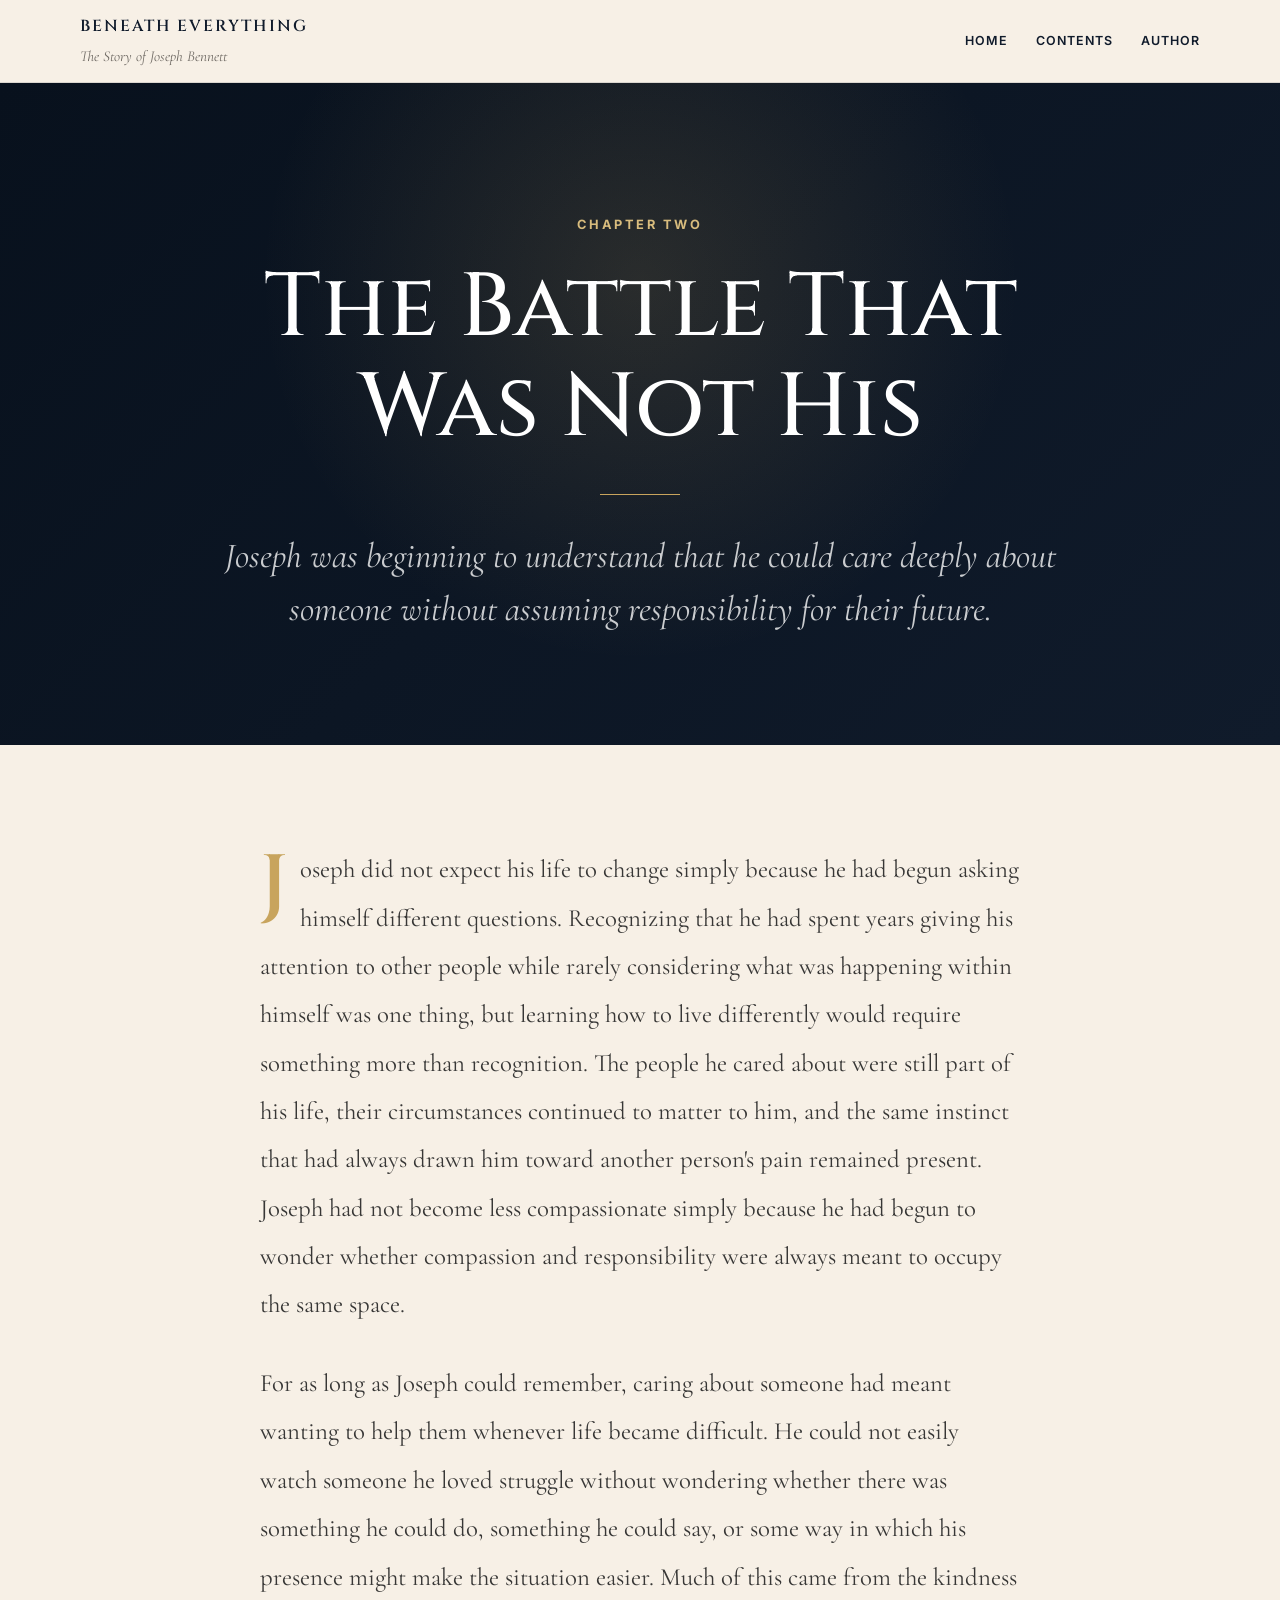
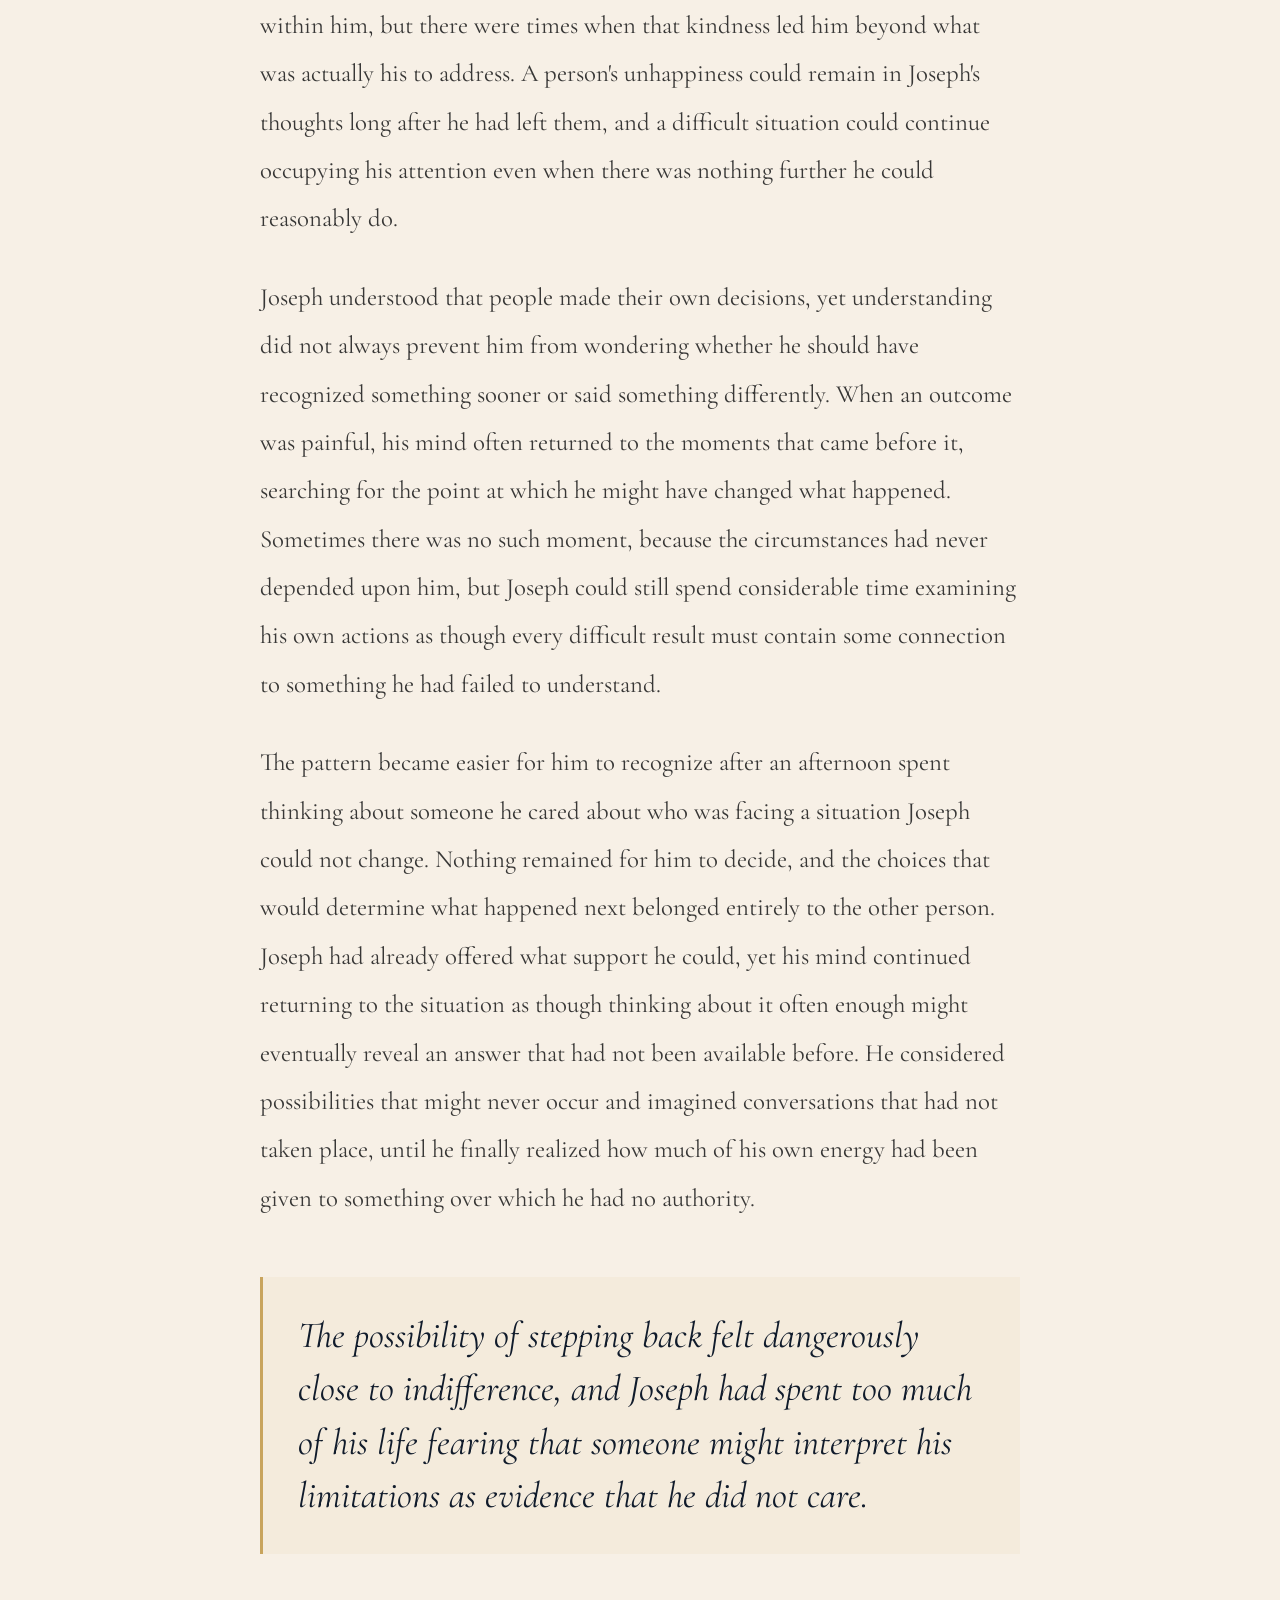
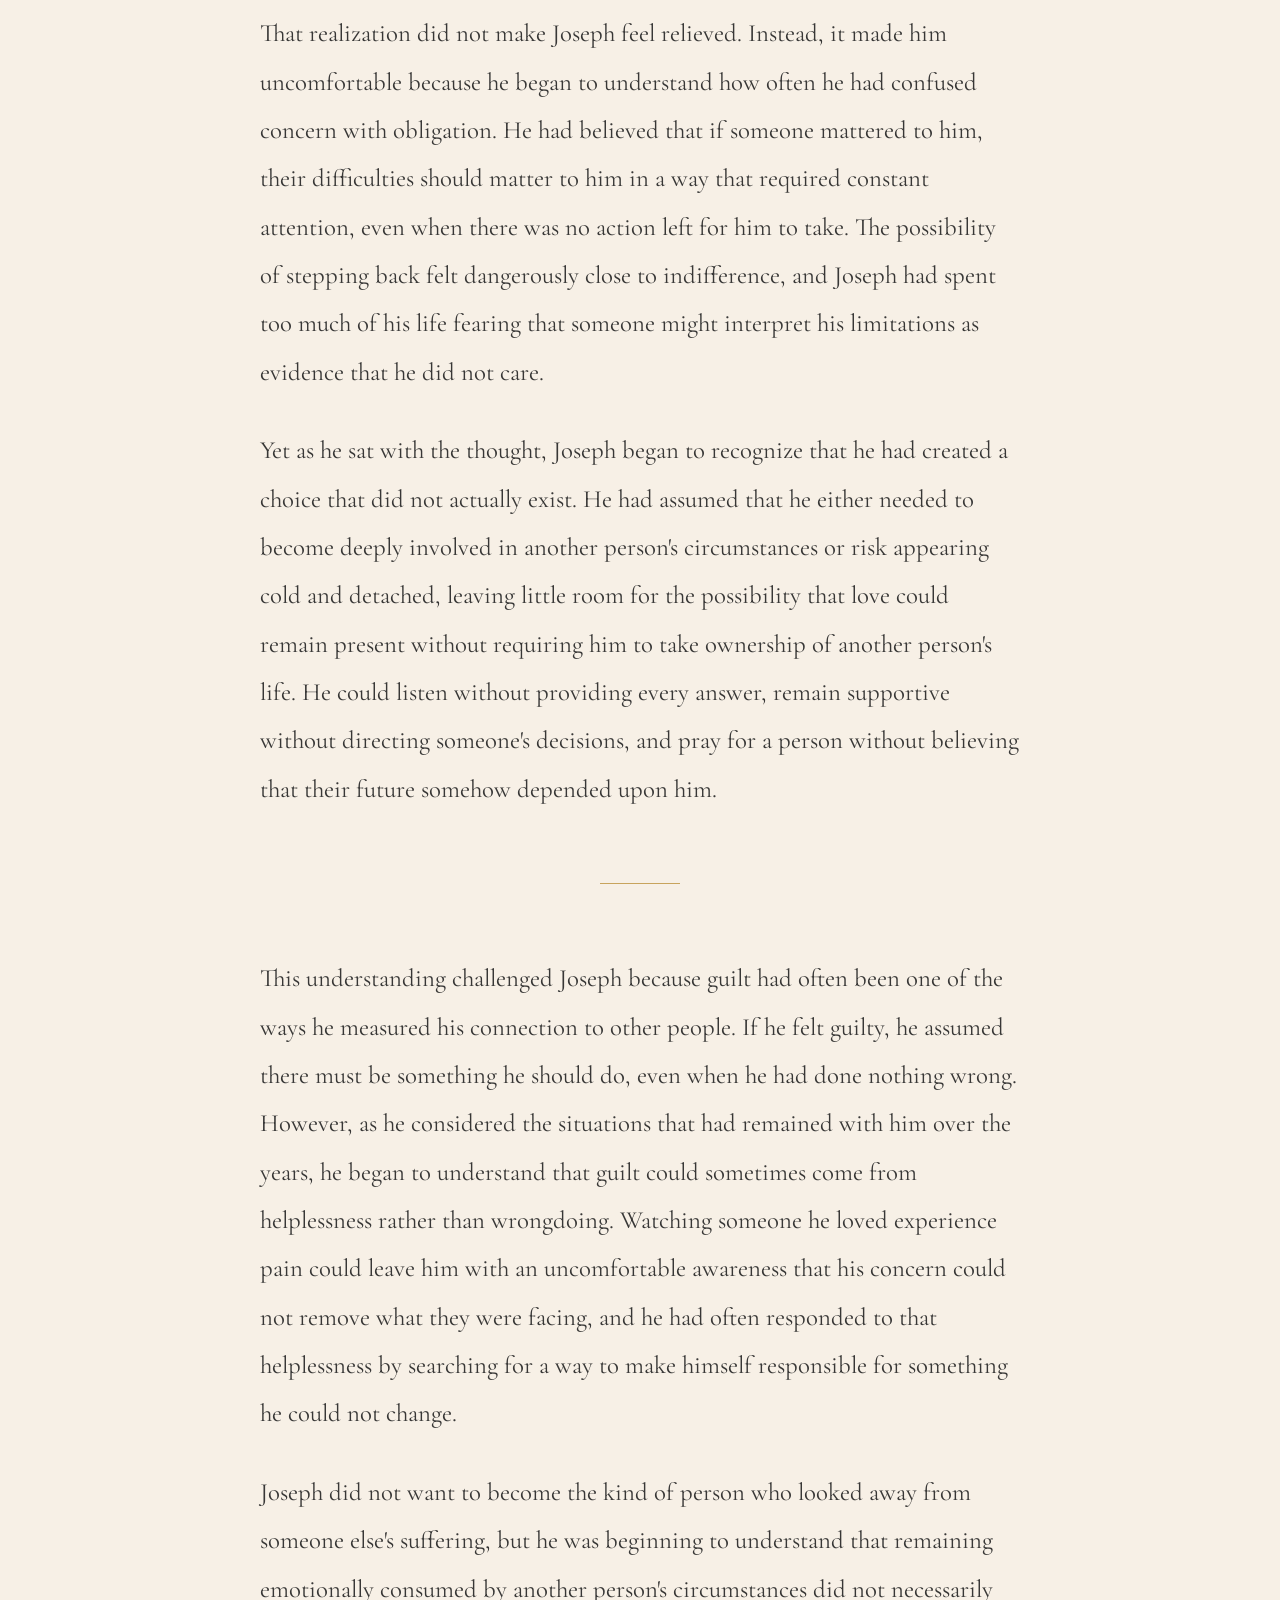
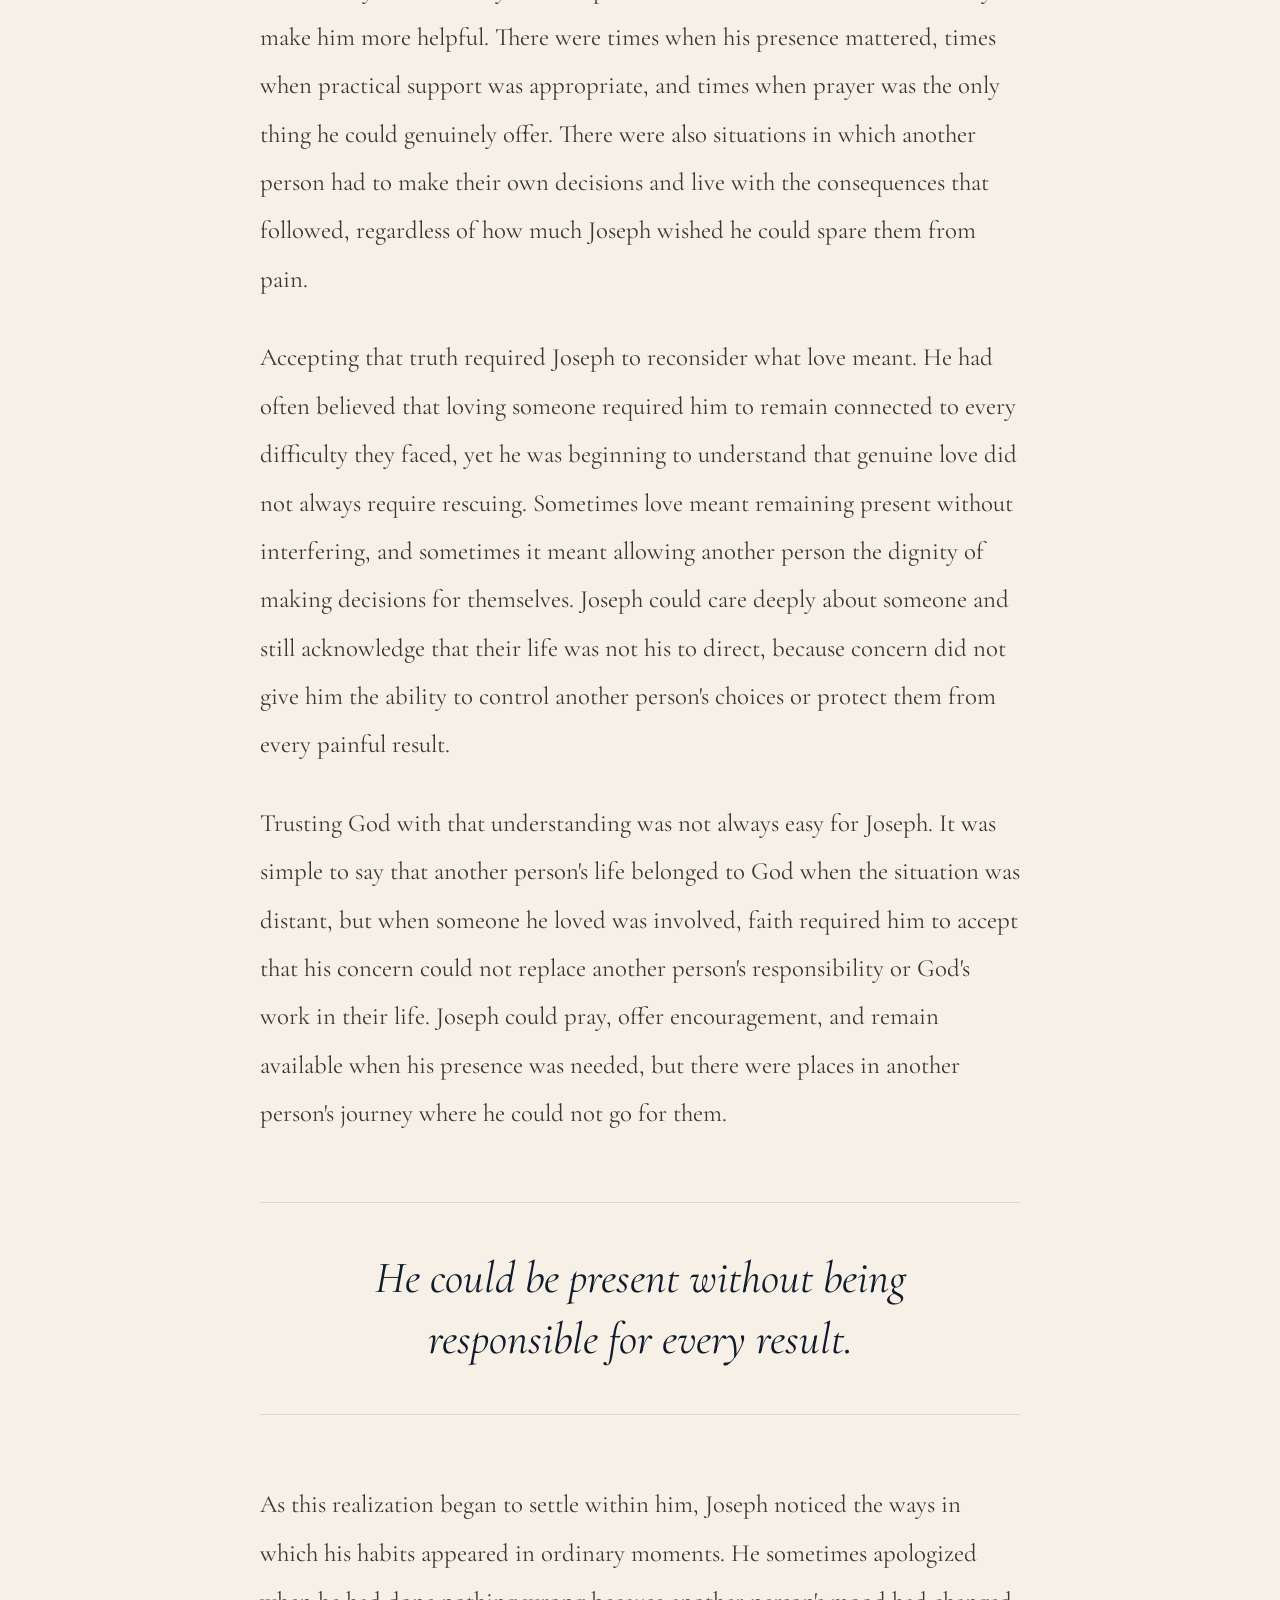
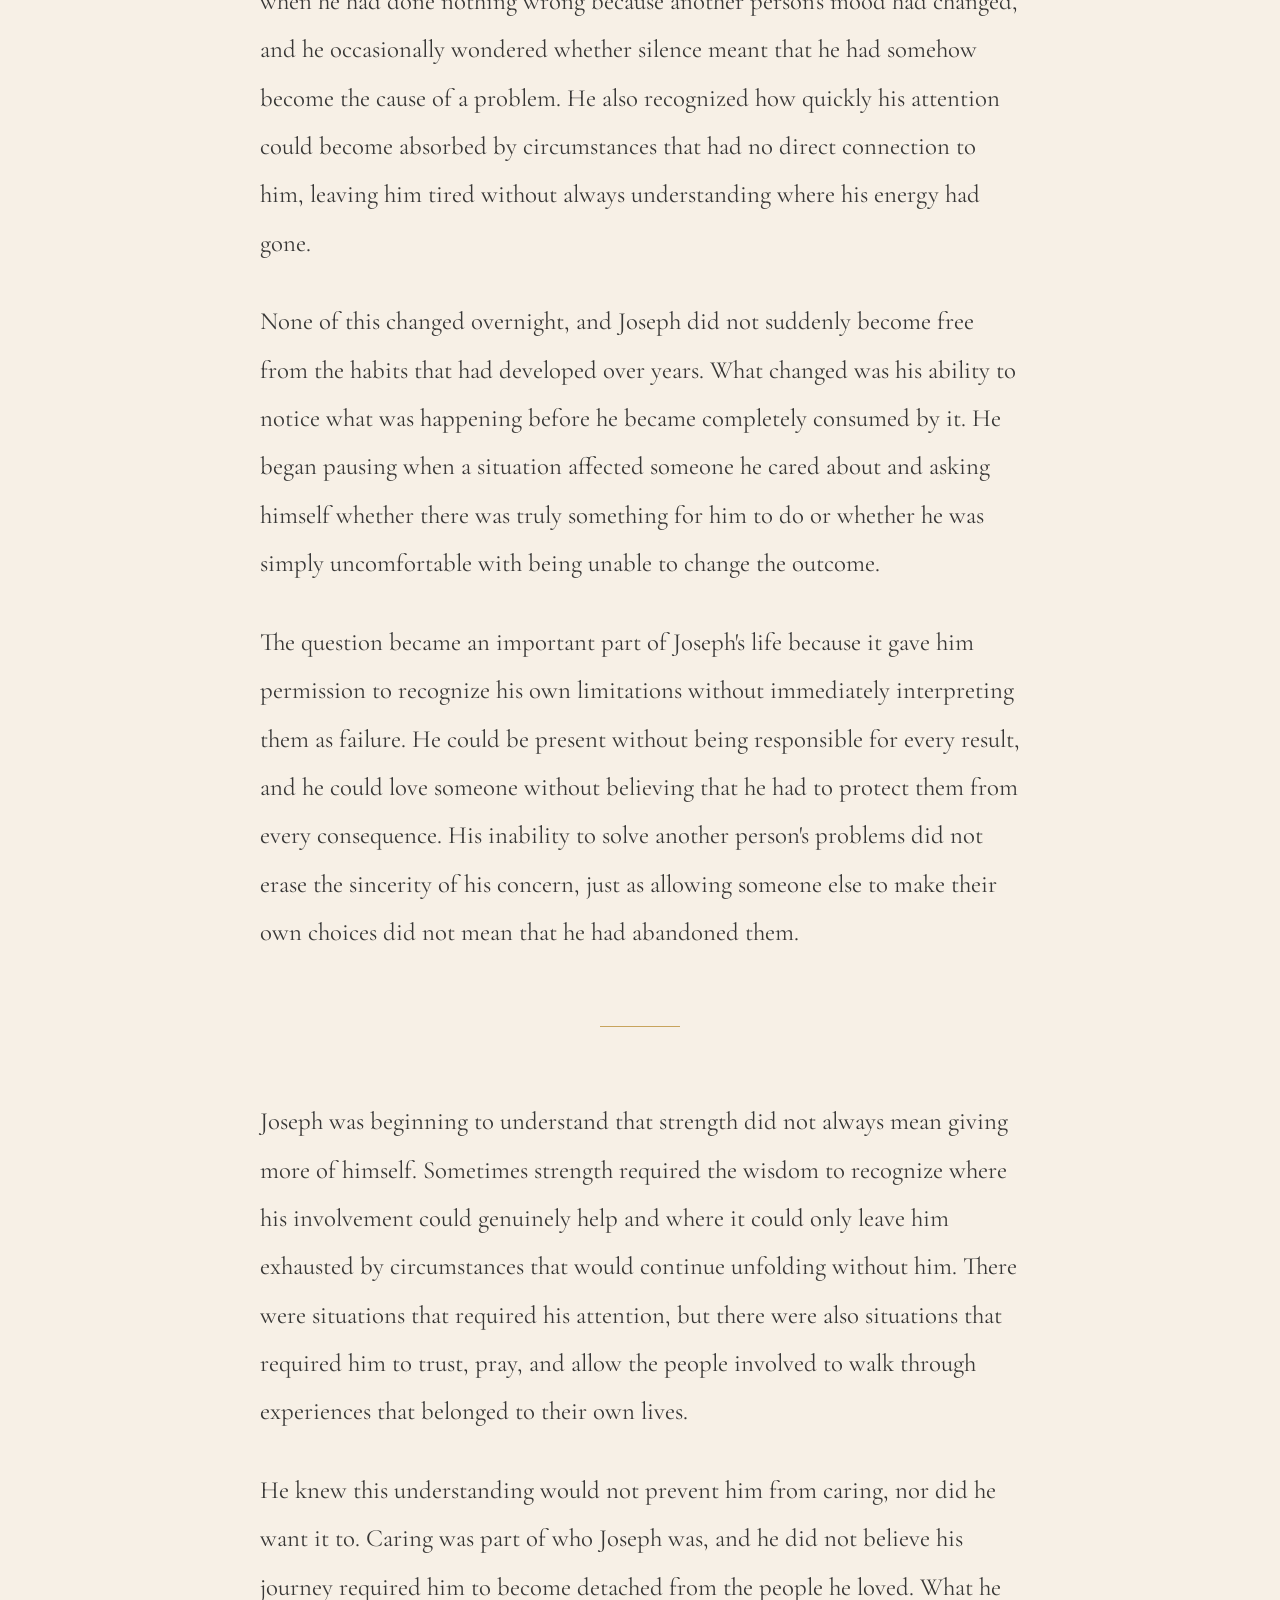
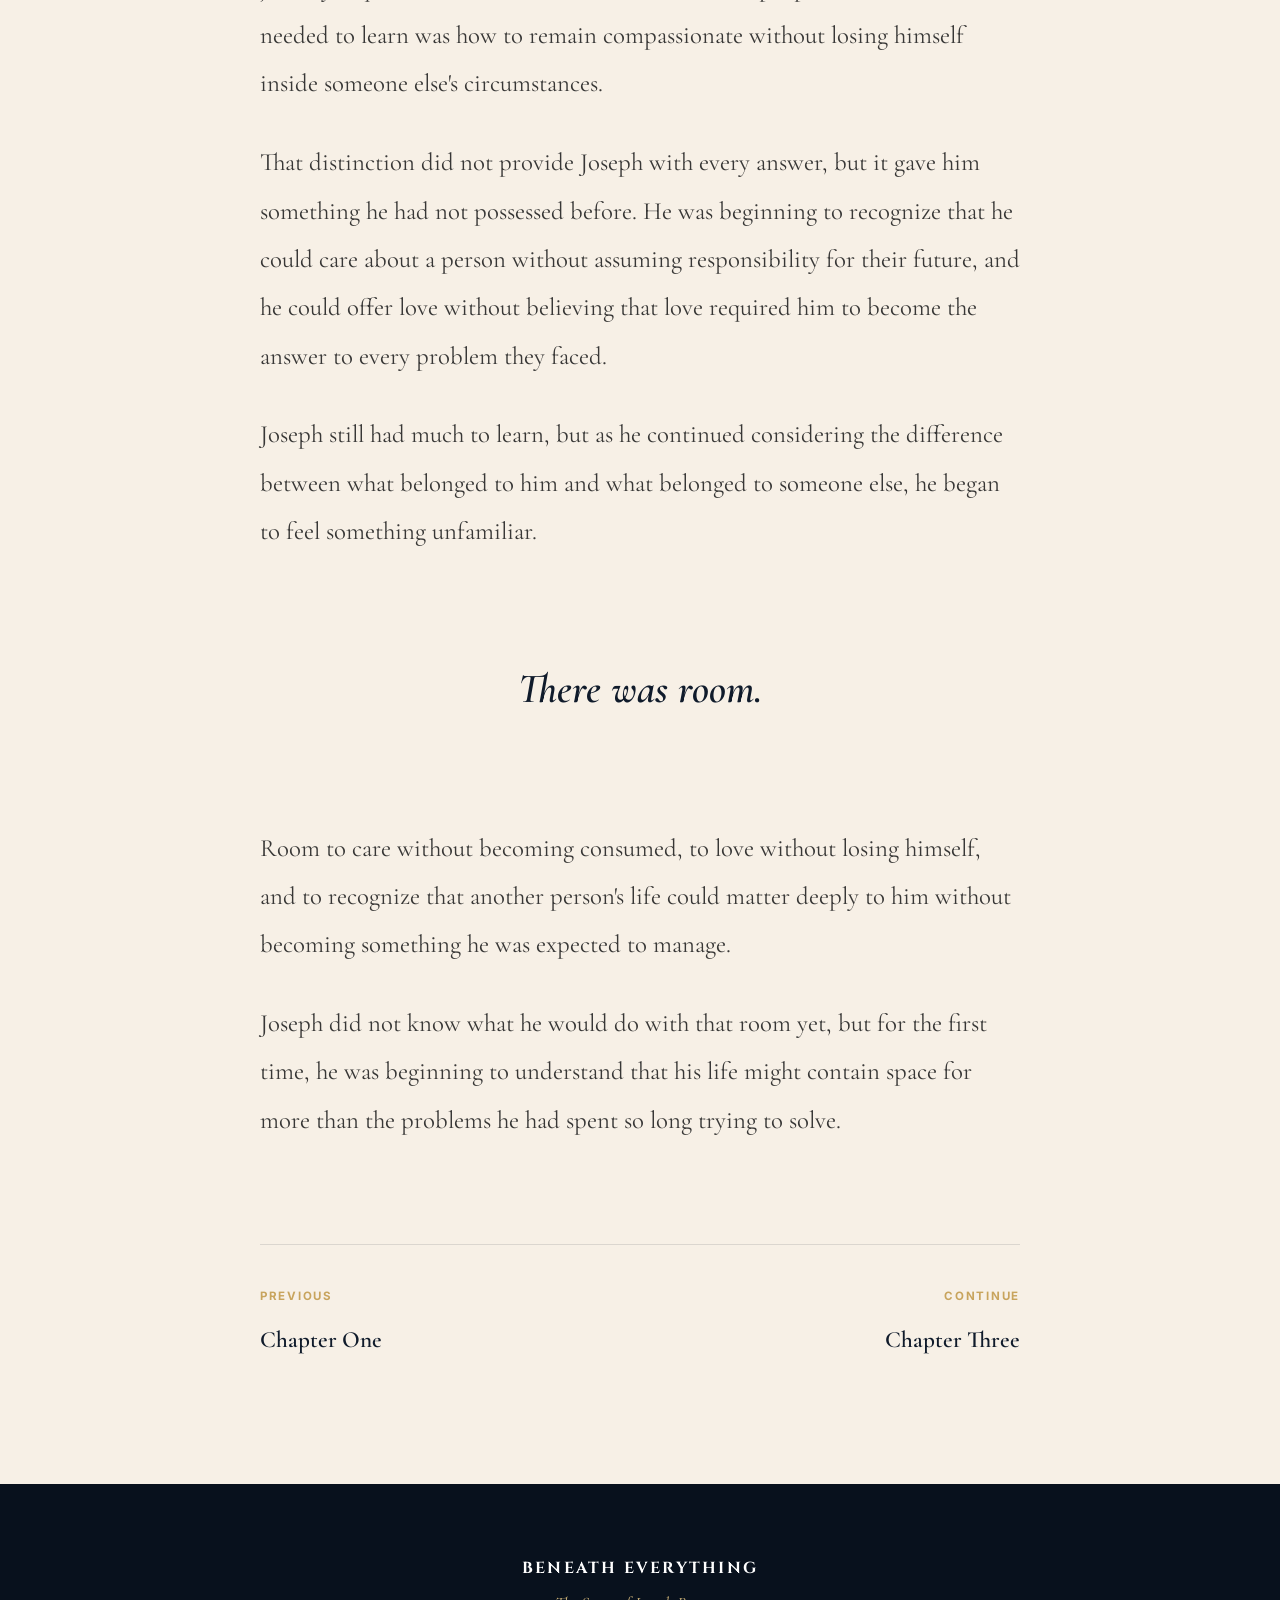
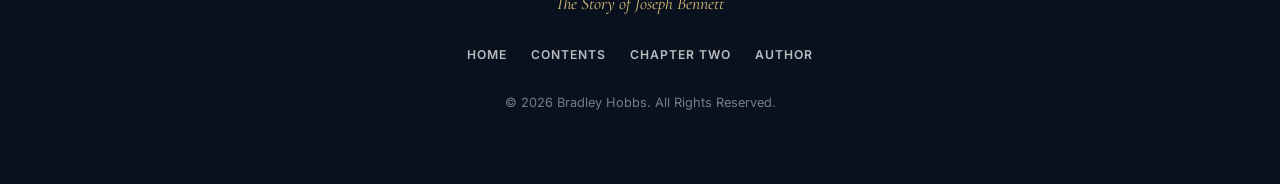
<file: chapter-2.html>
<!DOCTYPE html>

<html lang="en">

<head>

  <meta charset="UTF-8">

  <meta
    name="viewport"
    content="width=device-width, initial-scale=1.0">

  <title>
    Chapter Two | Beneath Everything
  </title>

  <meta
    name="description"
    content="Read Chapter Two, The Battle That Was Not His, from Beneath Everything: The Story of Joseph Bennett by Bradley Hobbs.">

  <meta
    name="author"
    content="Bradley Hobbs">


  <!-- ======================================================
       FONTS
  ======================================================= -->

  <link
    rel="preconnect"
    href="https://fonts.googleapis.com">

  <link
    rel="preconnect"
    href="https://fonts.gstatic.com"
    crossorigin>

  <link
    href="https://fonts.googleapis.com/css2?family=Cinzel:wght@400;500;600;700&family=Cormorant+Garamond:ital,wght@0,400;0,500;0,600;0,700;1,400;1,500&family=Inter:wght@400;500;600;700&display=swap"
    rel="stylesheet">


  <!-- ======================================================
       CHAPTER TWO STYLES
  ======================================================= -->

  <link
    rel="stylesheet"
    href="css/chapter-2.css">

</head>


<body>


  <!-- ======================================================
       SITE HEADER
  ======================================================= -->

  <header class="site-header">

    <div class="nav-container">


      <a
        href="index.html"
        class="site-brand"
        aria-label="Beneath Everything Home">

        <span class="brand-main">
          BENEATH EVERYTHING
        </span>

        <span class="brand-subtitle">
          The Story of Joseph Bennett
        </span>

      </a>


      <button
        class="menu-toggle"
        type="button"
        aria-label="Open navigation"
        aria-expanded="false">

        <span></span>
        <span></span>
        <span></span>

      </button>


      <nav
        class="site-navigation"
        aria-label="Main Navigation">

        <a href="index.html">
          Home
        </a>

        <a href="contents.html">
          Contents
        </a>

        <a href="author.html">
          Author
        </a>

      </nav>


    </div>

  </header>


  <main>


    <!-- ======================================================
         CHAPTER HERO
    ======================================================= -->

    <section class="chapter-hero">

      <div class="chapter-hero-content">


        <p class="chapter-number">
          Chapter Two
        </p>


        <h1>
          The Battle That Was Not His
        </h1>


        <div class="chapter-divider"></div>


        <p class="chapter-introduction">
          Joseph was beginning to understand that he could care deeply about someone without assuming responsibility for their future.
        </p>


      </div>

    </section>


    <!-- ======================================================
         CHAPTER CONTENT
    ======================================================= -->

    <section class="chapter-section">

      <article class="chapter-content">


        <p>
          Joseph did not expect his life to change simply because he had begun asking himself different questions. Recognizing that he had spent years giving his attention to other people while rarely considering what was happening within himself was one thing, but learning how to live differently would require something more than recognition. The people he cared about were still part of his life, their circumstances continued to matter to him, and the same instinct that had always drawn him toward another person's pain remained present. Joseph had not become less compassionate simply because he had begun to wonder whether compassion and responsibility were always meant to occupy the same space.
        </p>


        <p>
          For as long as Joseph could remember, caring about someone had meant wanting to help them whenever life became difficult. He could not easily watch someone he loved struggle without wondering whether there was something he could do, something he could say, or some way in which his presence might make the situation easier. Much of this came from the kindness within him, but there were times when that kindness led him beyond what was actually his to address. A person's unhappiness could remain in Joseph's thoughts long after he had left them, and a difficult situation could continue occupying his attention even when there was nothing further he could reasonably do.
        </p>


        <p>
          Joseph understood that people made their own decisions, yet understanding did not always prevent him from wondering whether he should have recognized something sooner or said something differently. When an outcome was painful, his mind often returned to the moments that came before it, searching for the point at which he might have changed what happened. Sometimes there was no such moment, because the circumstances had never depended upon him, but Joseph could still spend considerable time examining his own actions as though every difficult result must contain some connection to something he had failed to understand.
        </p>


        <p>
          The pattern became easier for him to recognize after an afternoon spent thinking about someone he cared about who was facing a situation Joseph could not change. Nothing remained for him to decide, and the choices that would determine what happened next belonged entirely to the other person. Joseph had already offered what support he could, yet his mind continued returning to the situation as though thinking about it often enough might eventually reveal an answer that had not been available before. He considered possibilities that might never occur and imagined conversations that had not taken place, until he finally realized how much of his own energy had been given to something over which he had no authority.
        </p>


        <blockquote>

          <p>
            The possibility of stepping back felt dangerously close to indifference, and Joseph had spent too much of his life fearing that someone might interpret his limitations as evidence that he did not care.
          </p>

        </blockquote>


        <p>
          That realization did not make Joseph feel relieved. Instead, it made him uncomfortable because he began to understand how often he had confused concern with obligation. He had believed that if someone mattered to him, their difficulties should matter to him in a way that required constant attention, even when there was no action left for him to take. The possibility of stepping back felt dangerously close to indifference, and Joseph had spent too much of his life fearing that someone might interpret his limitations as evidence that he did not care.
        </p>


        <p>
          Yet as he sat with the thought, Joseph began to recognize that he had created a choice that did not actually exist. He had assumed that he either needed to become deeply involved in another person's circumstances or risk appearing cold and detached, leaving little room for the possibility that love could remain present without requiring him to take ownership of another person's life. He could listen without providing every answer, remain supportive without directing someone's decisions, and pray for a person without believing that their future somehow depended upon him.
        </p>


        <div class="chapter-divider section-divider"></div>


        <p>
          This understanding challenged Joseph because guilt had often been one of the ways he measured his connection to other people. If he felt guilty, he assumed there must be something he should do, even when he had done nothing wrong. However, as he considered the situations that had remained with him over the years, he began to understand that guilt could sometimes come from helplessness rather than wrongdoing. Watching someone he loved experience pain could leave him with an uncomfortable awareness that his concern could not remove what they were facing, and he had often responded to that helplessness by searching for a way to make himself responsible for something he could not change.
        </p>


        <p>
          Joseph did not want to become the kind of person who looked away from someone else's suffering, but he was beginning to understand that remaining emotionally consumed by another person's circumstances did not necessarily make him more helpful. There were times when his presence mattered, times when practical support was appropriate, and times when prayer was the only thing he could genuinely offer. There were also situations in which another person had to make their own decisions and live with the consequences that followed, regardless of how much Joseph wished he could spare them from pain.
        </p>


        <p>
          Accepting that truth required Joseph to reconsider what love meant. He had often believed that loving someone required him to remain connected to every difficulty they faced, yet he was beginning to understand that genuine love did not always require rescuing. Sometimes love meant remaining present without interfering, and sometimes it meant allowing another person the dignity of making decisions for themselves. Joseph could care deeply about someone and still acknowledge that their life was not his to direct, because concern did not give him the ability to control another person's choices or protect them from every painful result.
        </p>


        <p>
          Trusting God with that understanding was not always easy for Joseph. It was simple to say that another person's life belonged to God when the situation was distant, but when someone he loved was involved, faith required him to accept that his concern could not replace another person's responsibility or God's work in their life. Joseph could pray, offer encouragement, and remain available when his presence was needed, but there were places in another person's journey where he could not go for them.
        </p>


        <div class="reflection-question">

          <p>
            He could be present without being responsible for every result.
          </p>

        </div>


        <p>
          As this realization began to settle within him, Joseph noticed the ways in which his habits appeared in ordinary moments. He sometimes apologized when he had done nothing wrong because another person's mood had changed, and he occasionally wondered whether silence meant that he had somehow become the cause of a problem. He also recognized how quickly his attention could become absorbed by circumstances that had no direct connection to him, leaving him tired without always understanding where his energy had gone.
        </p>


        <p>
          None of this changed overnight, and Joseph did not suddenly become free from the habits that had developed over years. What changed was his ability to notice what was happening before he became completely consumed by it. He began pausing when a situation affected someone he cared about and asking himself whether there was truly something for him to do or whether he was simply uncomfortable with being unable to change the outcome.
        </p>


        <p>
          The question became an important part of Joseph's life because it gave him permission to recognize his own limitations without immediately interpreting them as failure. He could be present without being responsible for every result, and he could love someone without believing that he had to protect them from every consequence. His inability to solve another person's problems did not erase the sincerity of his concern, just as allowing someone else to make their own choices did not mean that he had abandoned them.
        </p>


        <div class="chapter-divider section-divider"></div>


        <p>
          Joseph was beginning to understand that strength did not always mean giving more of himself. Sometimes strength required the wisdom to recognize where his involvement could genuinely help and where it could only leave him exhausted by circumstances that would continue unfolding without him. There were situations that required his attention, but there were also situations that required him to trust, pray, and allow the people involved to walk through experiences that belonged to their own lives.
        </p>


        <p>
          He knew this understanding would not prevent him from caring, nor did he want it to. Caring was part of who Joseph was, and he did not believe his journey required him to become detached from the people he loved. What he needed to learn was how to remain compassionate without losing himself inside someone else's circumstances.
        </p>


        <p>
          That distinction did not provide Joseph with every answer, but it gave him something he had not possessed before. He was beginning to recognize that he could care about a person without assuming responsibility for their future, and he could offer love without believing that love required him to become the answer to every problem they faced.
        </p>


        <p>
          Joseph still had much to learn, but as he continued considering the difference between what belonged to him and what belonged to someone else, he began to feel something unfamiliar.
        </p>


        <div class="closing-question">

          <p>
            There was room.
          </p>

        </div>


        <p>
          Room to care without becoming consumed, to love without losing himself, and to recognize that another person's life could matter deeply to him without becoming something he was expected to manage.
        </p>


        <p>
          Joseph did not know what he would do with that room yet, but for the first time, he was beginning to understand that his life might contain space for more than the problems he had spent so long trying to solve.
        </p>


        <!-- ==================================================
             CHAPTER NAVIGATION
        =================================================== -->

        <nav
          class="chapter-navigation"
          aria-label="Chapter Navigation">


          <a
            href="chapter-1.html"
            class="navigation-link previous">

            <span>
              Previous
            </span>

            <strong>
              Chapter One
            </strong>

          </a>


          <a
            href="chapter-3.html"
            class="navigation-link next">

            <span>
              Continue
            </span>

            <strong>
              Chapter Three
            </strong>

          </a>


        </nav>


      </article>

    </section>


  </main>


  <!-- ======================================================
       FOOTER
  ======================================================= -->

  <footer class="site-footer">

    <div class="footer-content">


      <div class="footer-brand">

        <strong>
          BENEATH EVERYTHING
        </strong>

        <span>
          The Story of Joseph Bennett
        </span>

      </div>


      <div class="footer-links">

        <a href="index.html">
          Home
        </a>

        <a href="contents.html">
          Contents
        </a>

        <a
          href="chapter-2.html"
          aria-current="page">

          Chapter Two
        </a>

        <a href="author.html">
          Author
        </a>

      </div>


      <p class="footer-copyright">
        © 2026 Bradley Hobbs. All Rights Reserved.
      </p>


    </div>

  </footer>


  <!-- ======================================================
       CHAPTER TWO JAVASCRIPT
  ======================================================= -->

  <script src="js/chapter-2.js"></script>


</body>

</html>
</file>
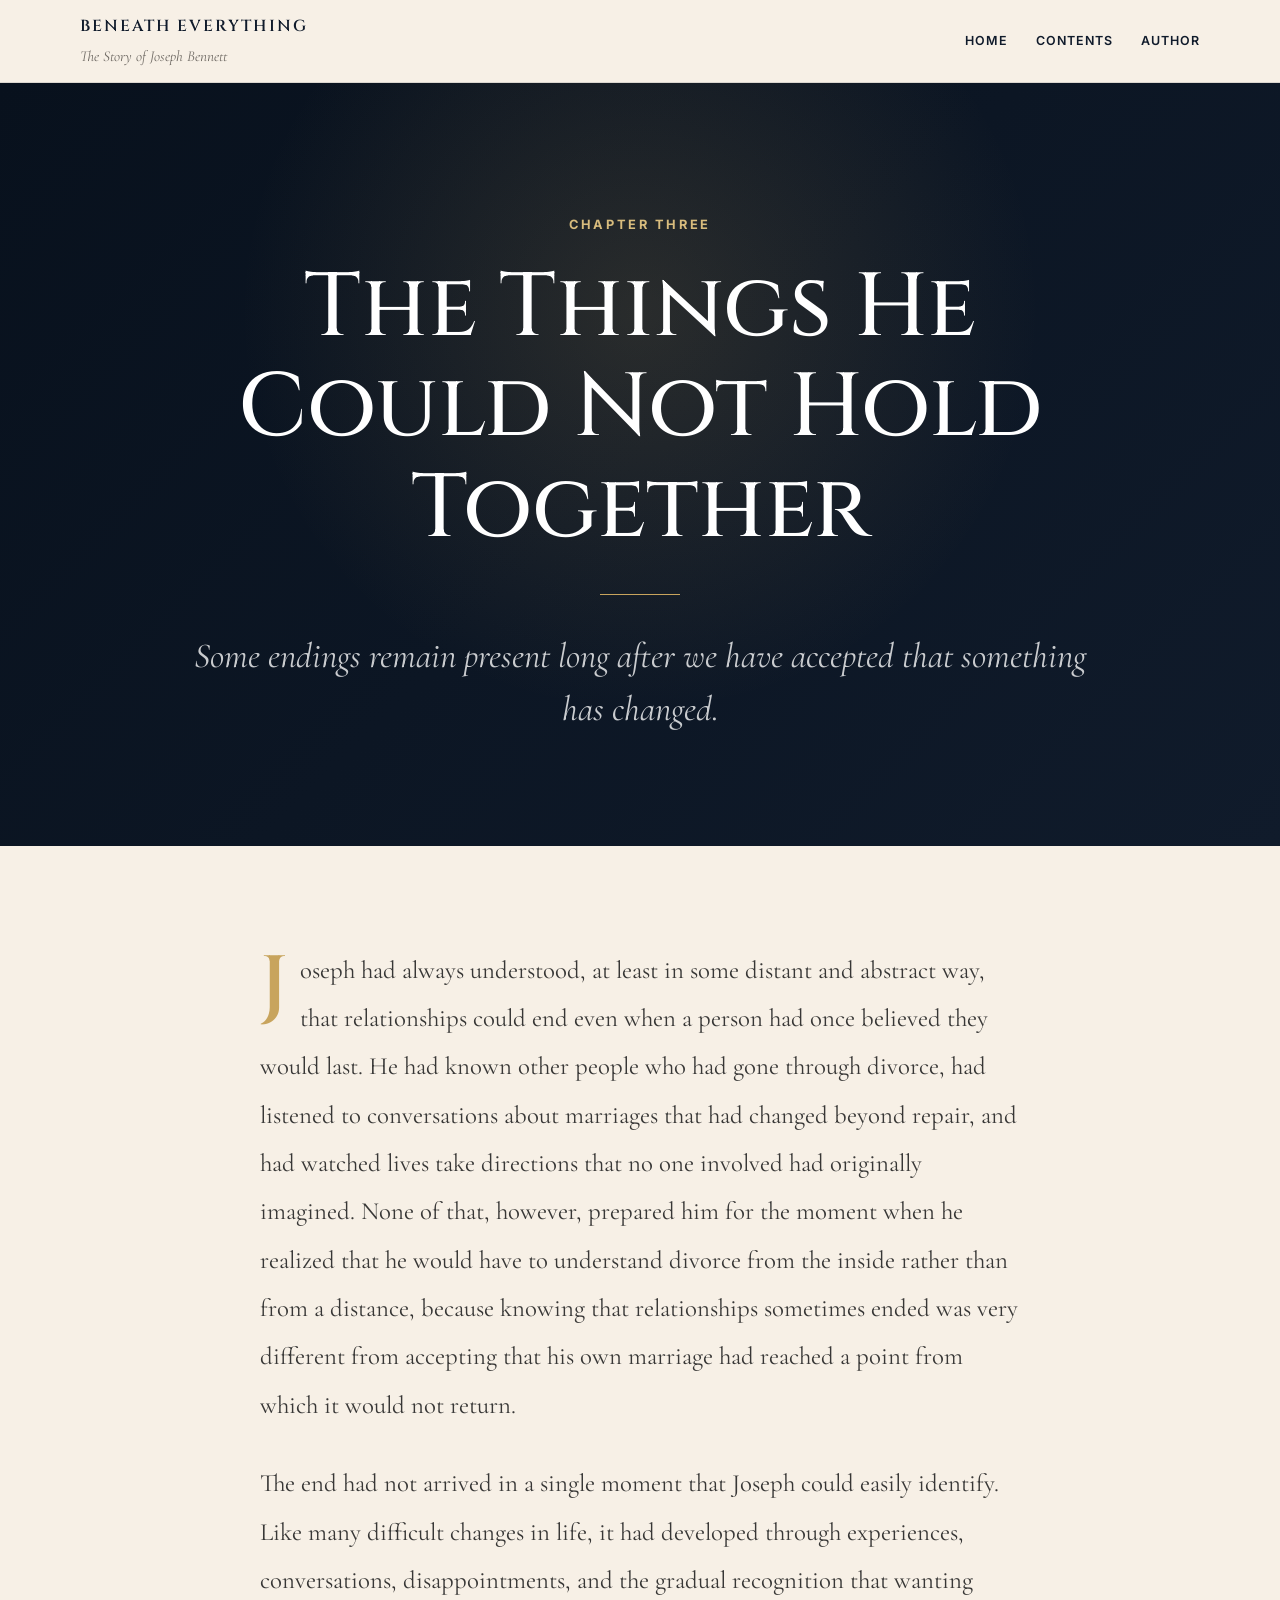
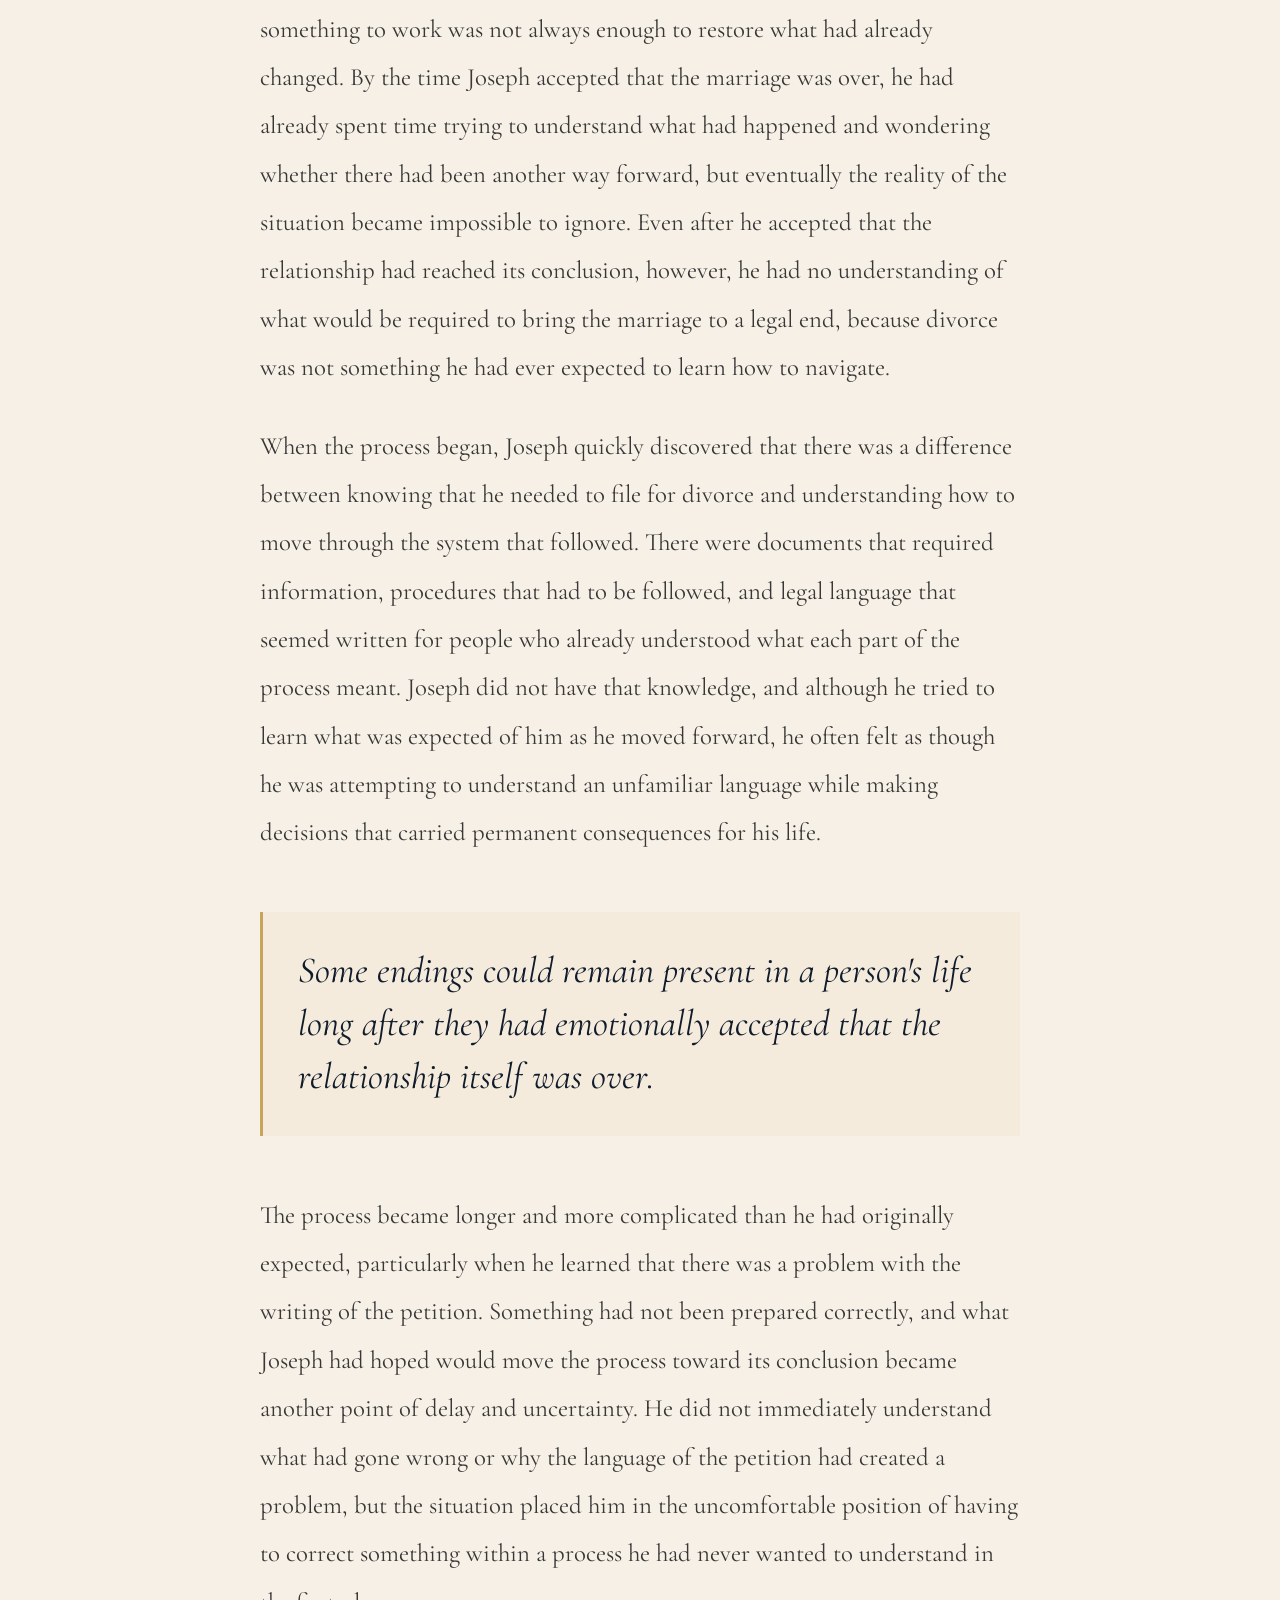
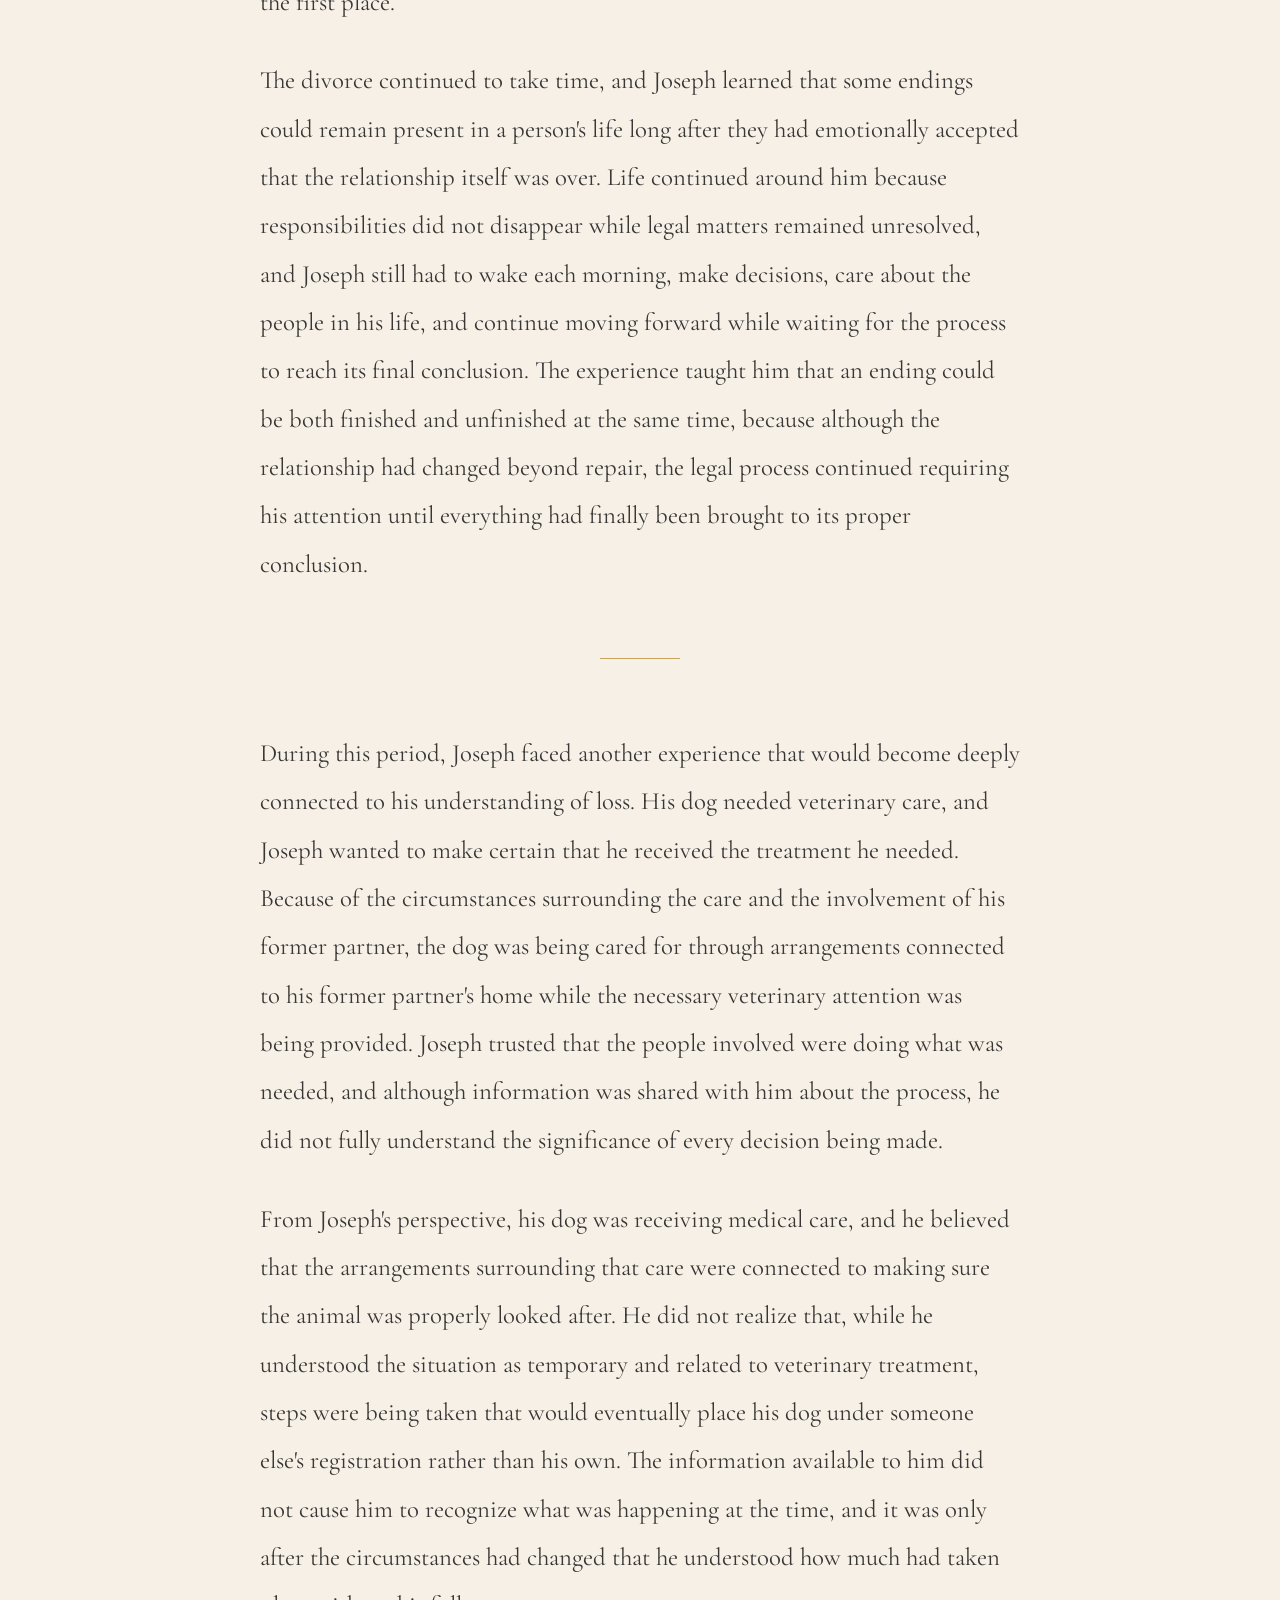
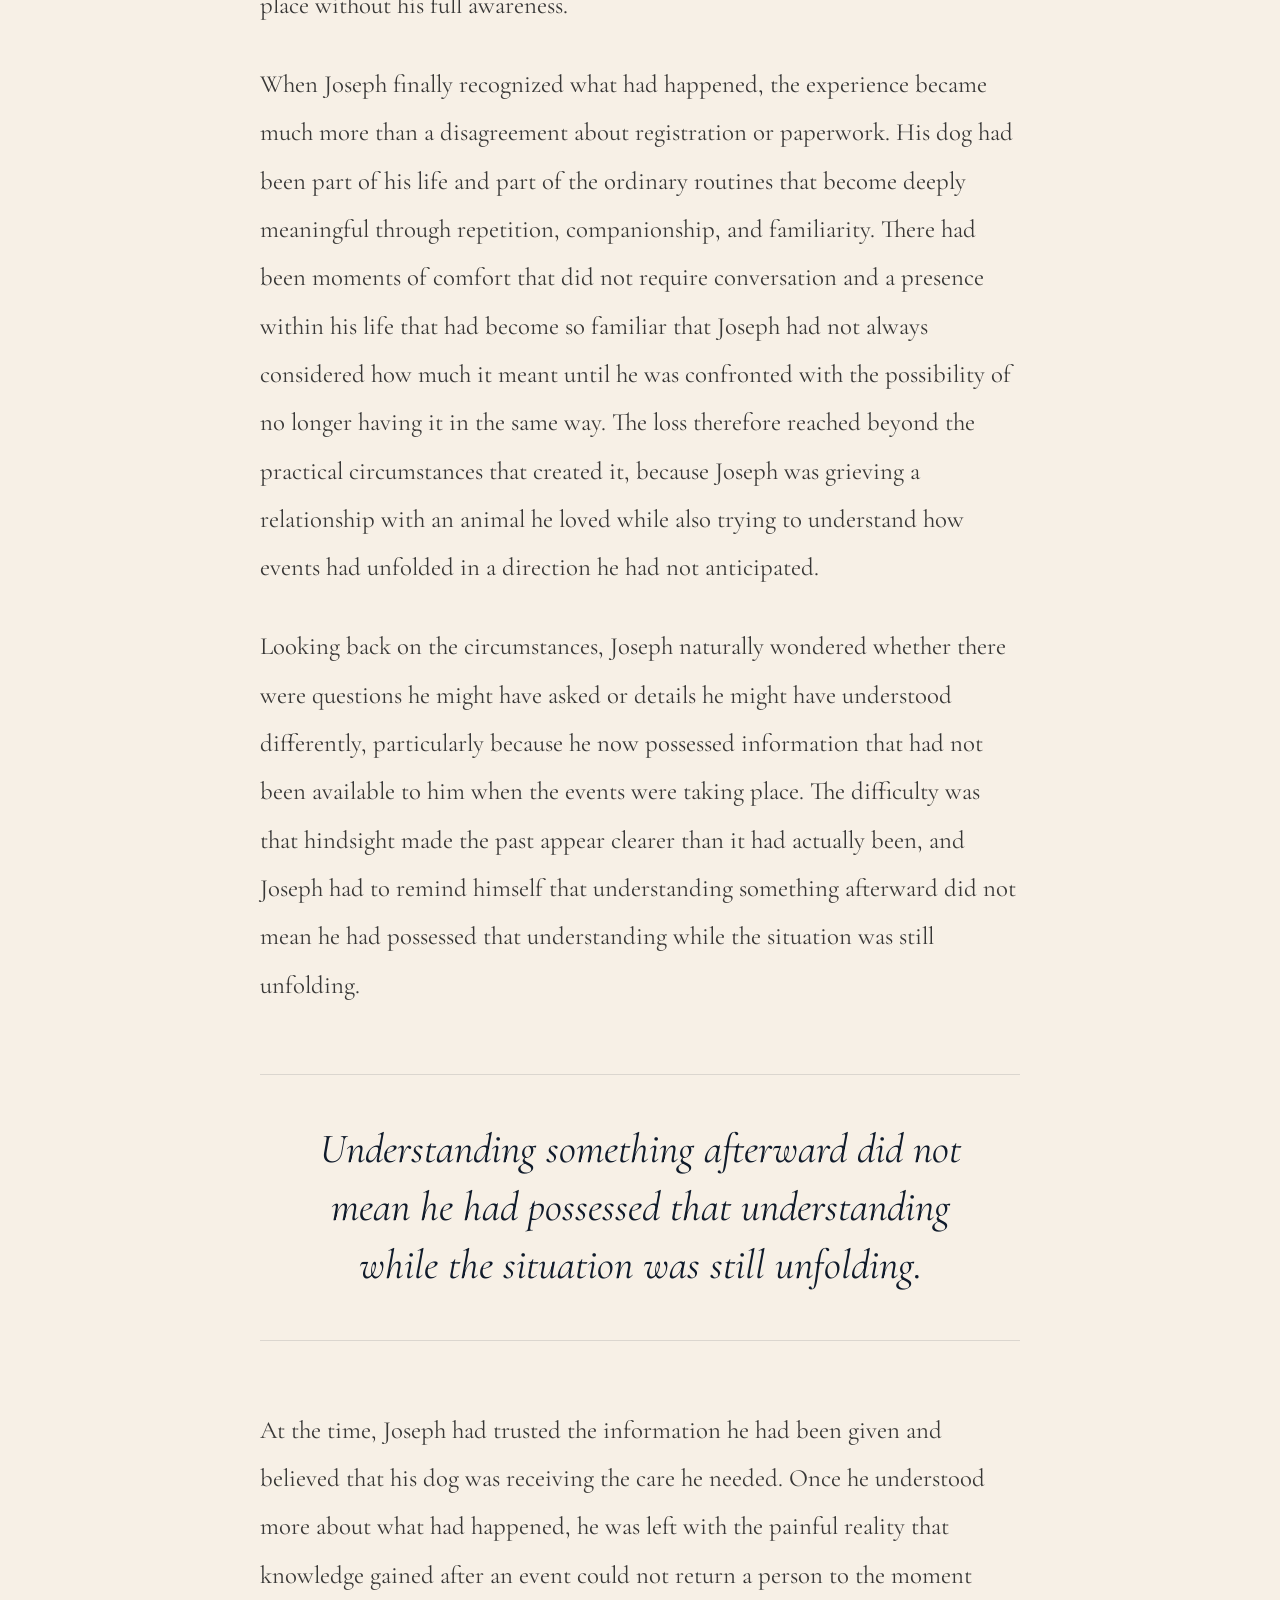
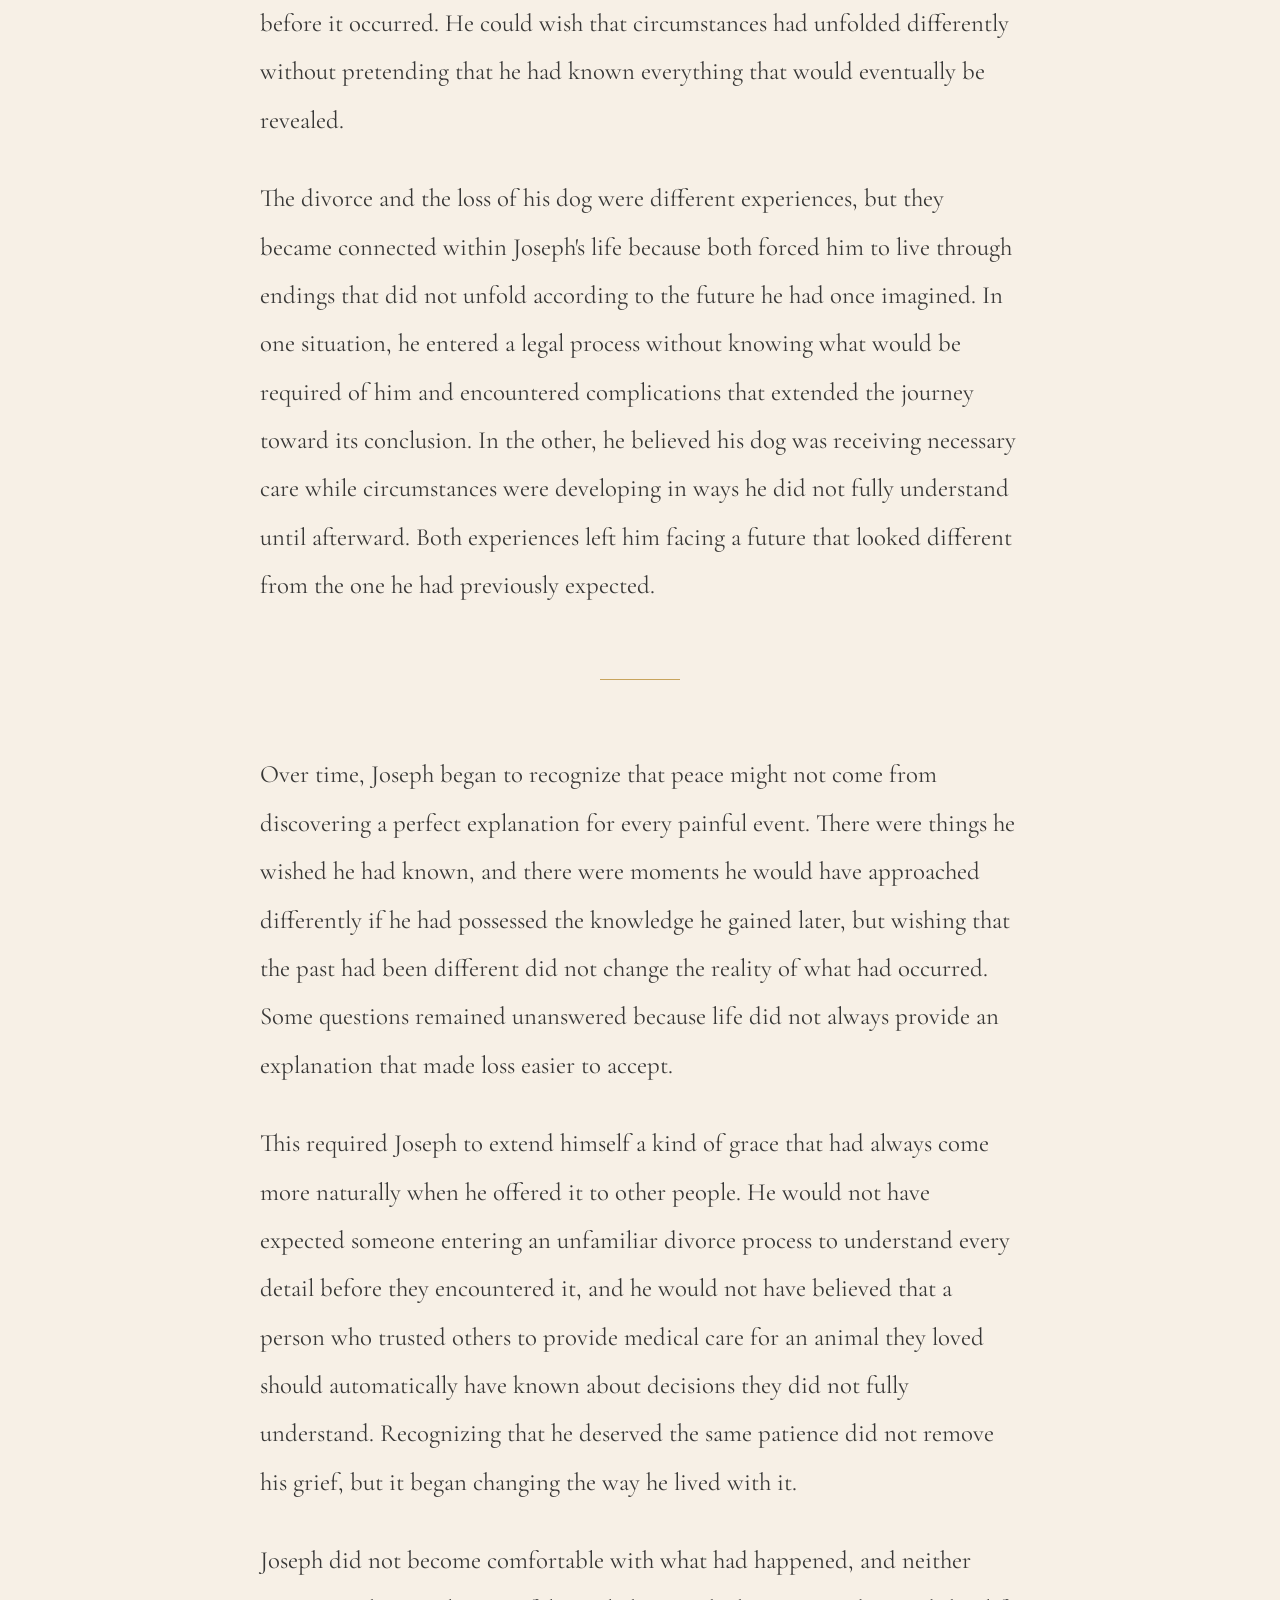
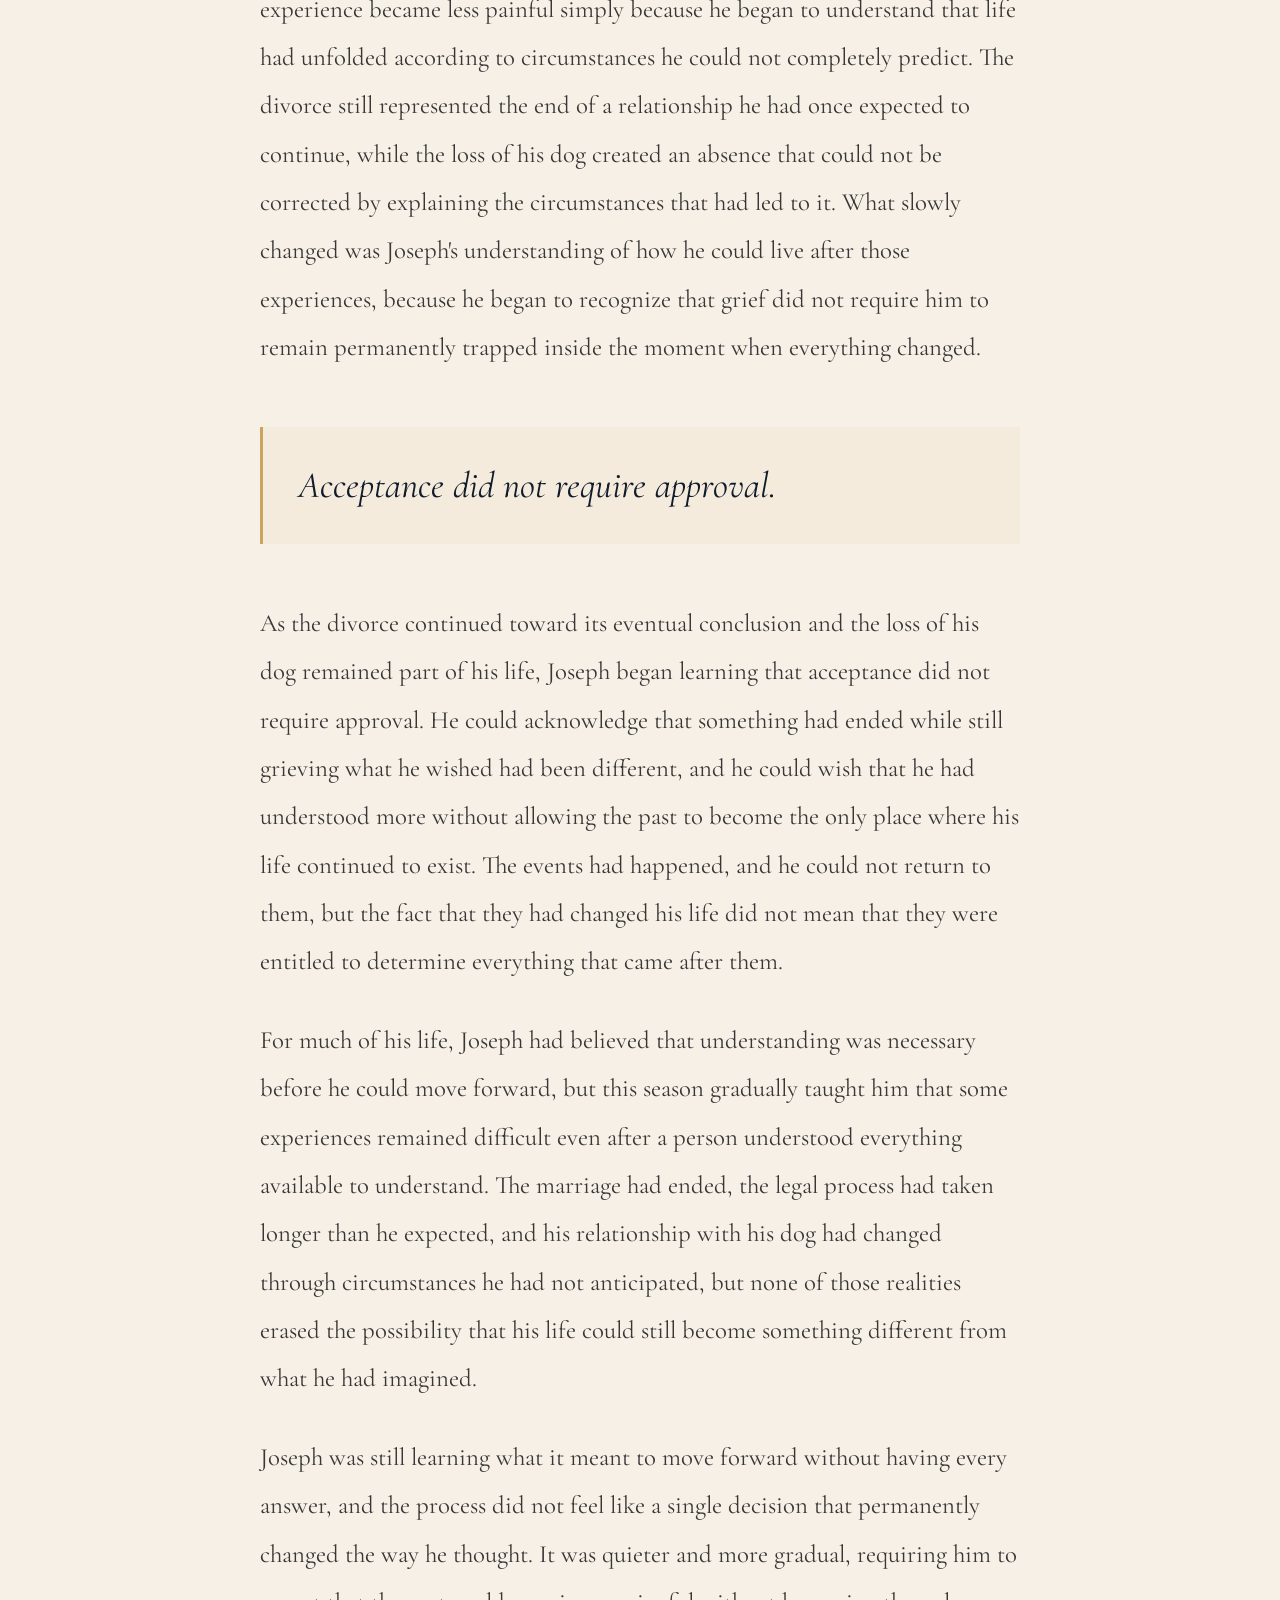
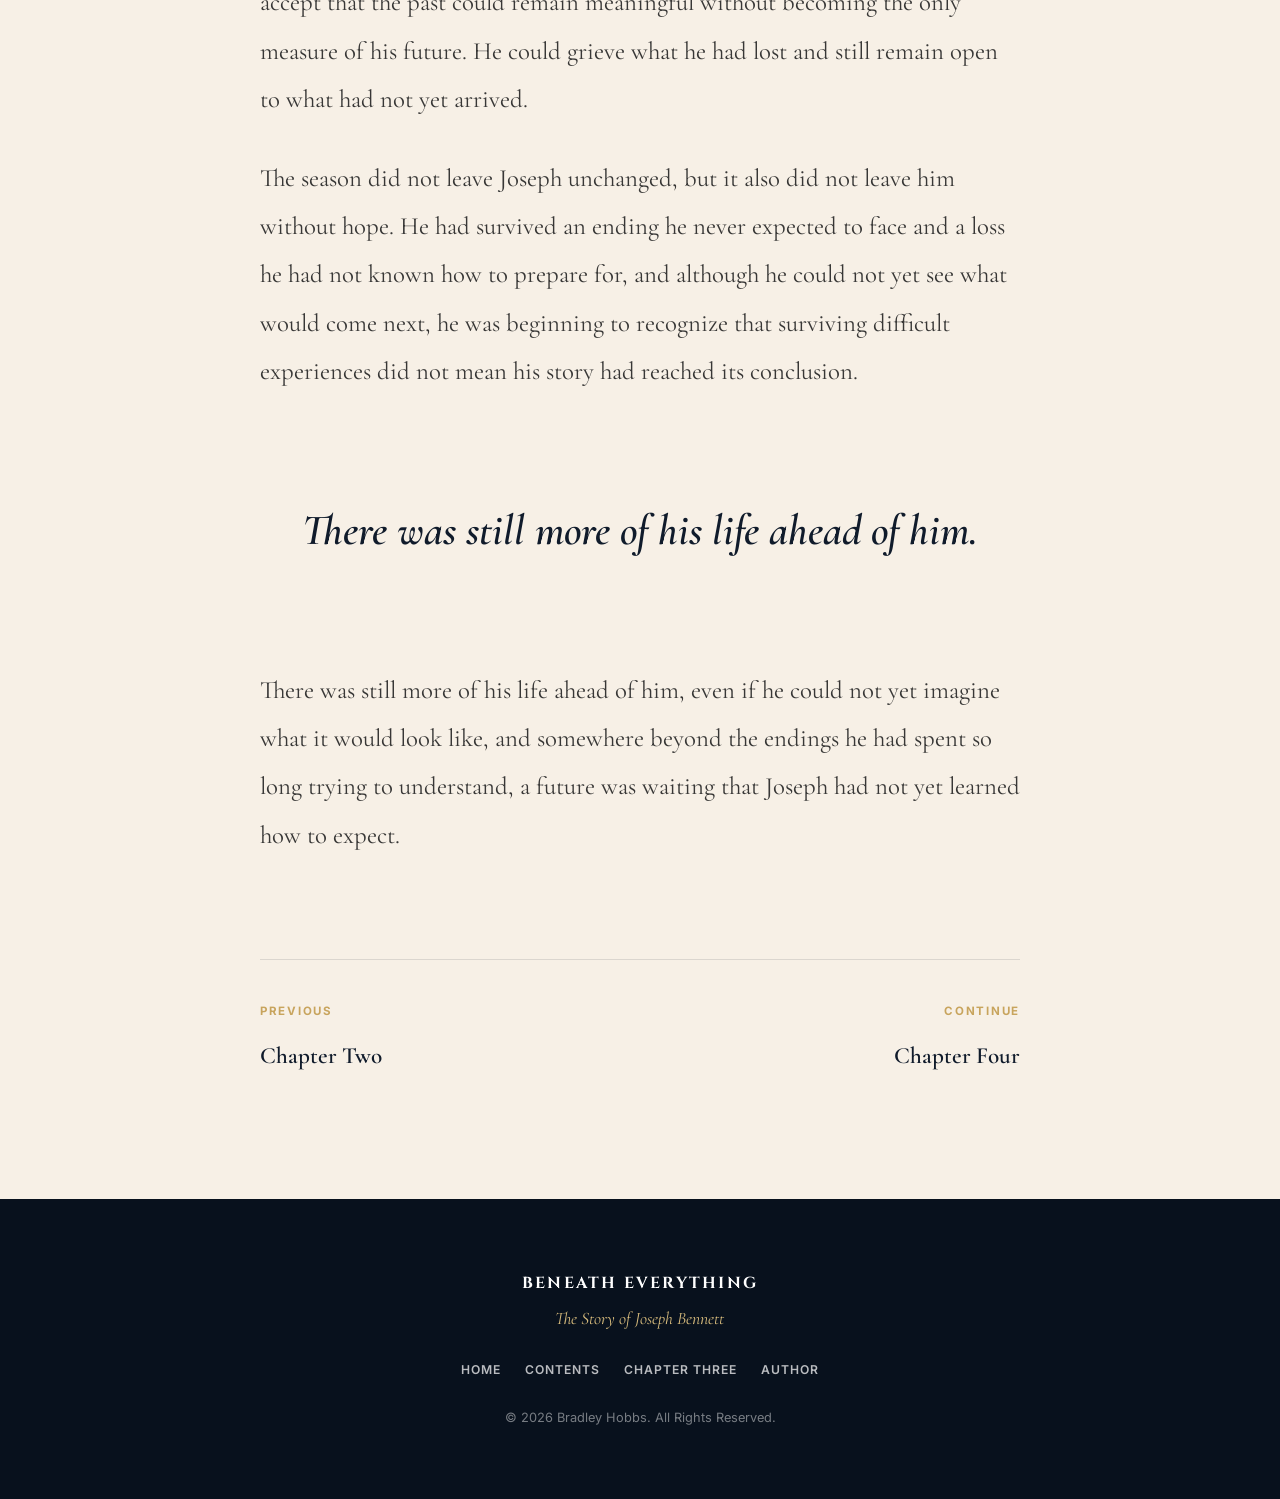
<file: chapter-3.html>
<!DOCTYPE html>

<html lang="en">

<head>

  <meta charset="UTF-8">

  <meta
    name="viewport"
    content="width=device-width, initial-scale=1.0">

  <title>
    Chapter Three | Beneath Everything
  </title>

  <meta
    name="description"
    content="Read Chapter Three, The Things He Could Not Hold Together, from Beneath Everything: The Story of Joseph Bennett by Bradley Hobbs.">

  <meta
    name="author"
    content="Bradley Hobbs">


  <!-- ======================================================
       FONTS
  ======================================================= -->

  <link
    rel="preconnect"
    href="https://fonts.googleapis.com">

  <link
    rel="preconnect"
    href="https://fonts.gstatic.com"
    crossorigin>

  <link
    href="https://fonts.googleapis.com/css2?family=Cinzel:wght@400;500;600;700&family=Cormorant+Garamond:ital,wght@0,400;0,500;0,600;0,700;1,400;1,500&family=Inter:wght@400;500;600;700&display=swap"
    rel="stylesheet">


  <!-- ======================================================
       CHAPTER THREE STYLES
  ======================================================= -->

  <link
    rel="stylesheet"
    href="css/chapter-3.css">

</head>


<body>


  <!-- ======================================================
       SITE HEADER
  ======================================================= -->

  <header class="site-header">

    <div class="nav-container">


      <a
        href="index.html"
        class="site-brand"
        aria-label="Beneath Everything Home">

        <span class="brand-main">
          BENEATH EVERYTHING
        </span>

        <span class="brand-subtitle">
          The Story of Joseph Bennett
        </span>

      </a>


      <button
        class="menu-toggle"
        type="button"
        aria-label="Open navigation"
        aria-expanded="false">

        <span></span>
        <span></span>
        <span></span>

      </button>


      <nav
        class="site-navigation"
        aria-label="Main Navigation">

        <a href="index.html">
          Home
        </a>

        <a href="contents.html">
          Contents
        </a>

        <a href="author.html">
          Author
        </a>

      </nav>


    </div>

  </header>


  <main>


    <!-- ======================================================
         CHAPTER HERO
    ======================================================= -->

    <section class="chapter-hero">

      <div class="chapter-hero-content">


        <p class="chapter-number">
          Chapter Three
        </p>


        <h1>
          The Things He Could Not Hold Together
        </h1>


        <div class="chapter-divider"></div>


        <p class="chapter-introduction">
          Some endings remain present long after we have accepted that something has changed.
        </p>


      </div>

    </section>


    <!-- ======================================================
         CHAPTER CONTENT
    ======================================================= -->

    <section class="chapter-section">

      <article class="chapter-content">


        <p>
          Joseph had always understood, at least in some distant and abstract way, that relationships could end even when a person had once believed they would last. He had known other people who had gone through divorce, had listened to conversations about marriages that had changed beyond repair, and had watched lives take directions that no one involved had originally imagined. None of that, however, prepared him for the moment when he realized that he would have to understand divorce from the inside rather than from a distance, because knowing that relationships sometimes ended was very different from accepting that his own marriage had reached a point from which it would not return.
        </p>


        <p>
          The end had not arrived in a single moment that Joseph could easily identify. Like many difficult changes in life, it had developed through experiences, conversations, disappointments, and the gradual recognition that wanting something to work was not always enough to restore what had already changed. By the time Joseph accepted that the marriage was over, he had already spent time trying to understand what had happened and wondering whether there had been another way forward, but eventually the reality of the situation became impossible to ignore. Even after he accepted that the relationship had reached its conclusion, however, he had no understanding of what would be required to bring the marriage to a legal end, because divorce was not something he had ever expected to learn how to navigate.
        </p>


        <p>
          When the process began, Joseph quickly discovered that there was a difference between knowing that he needed to file for divorce and understanding how to move through the system that followed. There were documents that required information, procedures that had to be followed, and legal language that seemed written for people who already understood what each part of the process meant. Joseph did not have that knowledge, and although he tried to learn what was expected of him as he moved forward, he often felt as though he was attempting to understand an unfamiliar language while making decisions that carried permanent consequences for his life.
        </p>


        <blockquote>

          <p>
            Some endings could remain present in a person's life long after they had emotionally accepted that the relationship itself was over.
          </p>

        </blockquote>


        <p>
          The process became longer and more complicated than he had originally expected, particularly when he learned that there was a problem with the writing of the petition. Something had not been prepared correctly, and what Joseph had hoped would move the process toward its conclusion became another point of delay and uncertainty. He did not immediately understand what had gone wrong or why the language of the petition had created a problem, but the situation placed him in the uncomfortable position of having to correct something within a process he had never wanted to understand in the first place.
        </p>


        <p>
          The divorce continued to take time, and Joseph learned that some endings could remain present in a person's life long after they had emotionally accepted that the relationship itself was over. Life continued around him because responsibilities did not disappear while legal matters remained unresolved, and Joseph still had to wake each morning, make decisions, care about the people in his life, and continue moving forward while waiting for the process to reach its final conclusion. The experience taught him that an ending could be both finished and unfinished at the same time, because although the relationship had changed beyond repair, the legal process continued requiring his attention until everything had finally been brought to its proper conclusion.
        </p>


        <div class="chapter-divider section-divider"></div>


        <p>
          During this period, Joseph faced another experience that would become deeply connected to his understanding of loss. His dog needed veterinary care, and Joseph wanted to make certain that he received the treatment he needed. Because of the circumstances surrounding the care and the involvement of his former partner, the dog was being cared for through arrangements connected to his former partner's home while the necessary veterinary attention was being provided. Joseph trusted that the people involved were doing what was needed, and although information was shared with him about the process, he did not fully understand the significance of every decision being made.
        </p>


        <p>
          From Joseph's perspective, his dog was receiving medical care, and he believed that the arrangements surrounding that care were connected to making sure the animal was properly looked after. He did not realize that, while he understood the situation as temporary and related to veterinary treatment, steps were being taken that would eventually place his dog under someone else's registration rather than his own. The information available to him did not cause him to recognize what was happening at the time, and it was only after the circumstances had changed that he understood how much had taken place without his full awareness.
        </p>


        <p>
          When Joseph finally recognized what had happened, the experience became much more than a disagreement about registration or paperwork. His dog had been part of his life and part of the ordinary routines that become deeply meaningful through repetition, companionship, and familiarity. There had been moments of comfort that did not require conversation and a presence within his life that had become so familiar that Joseph had not always considered how much it meant until he was confronted with the possibility of no longer having it in the same way. The loss therefore reached beyond the practical circumstances that created it, because Joseph was grieving a relationship with an animal he loved while also trying to understand how events had unfolded in a direction he had not anticipated.
        </p>


        <p>
          Looking back on the circumstances, Joseph naturally wondered whether there were questions he might have asked or details he might have understood differently, particularly because he now possessed information that had not been available to him when the events were taking place. The difficulty was that hindsight made the past appear clearer than it had actually been, and Joseph had to remind himself that understanding something afterward did not mean he had possessed that understanding while the situation was still unfolding.
        </p>


        <div class="reflection-question">

          <p>
            Understanding something afterward did not mean he had possessed that understanding while the situation was still unfolding.
          </p>

        </div>


        <p>
          At the time, Joseph had trusted the information he had been given and believed that his dog was receiving the care he needed. Once he understood more about what had happened, he was left with the painful reality that knowledge gained after an event could not return a person to the moment before it occurred. He could wish that circumstances had unfolded differently without pretending that he had known everything that would eventually be revealed.
        </p>


        <p>
          The divorce and the loss of his dog were different experiences, but they became connected within Joseph's life because both forced him to live through endings that did not unfold according to the future he had once imagined. In one situation, he entered a legal process without knowing what would be required of him and encountered complications that extended the journey toward its conclusion. In the other, he believed his dog was receiving necessary care while circumstances were developing in ways he did not fully understand until afterward. Both experiences left him facing a future that looked different from the one he had previously expected.
        </p>


        <div class="chapter-divider section-divider"></div>


        <p>
          Over time, Joseph began to recognize that peace might not come from discovering a perfect explanation for every painful event. There were things he wished he had known, and there were moments he would have approached differently if he had possessed the knowledge he gained later, but wishing that the past had been different did not change the reality of what had occurred. Some questions remained unanswered because life did not always provide an explanation that made loss easier to accept.
        </p>


        <p>
          This required Joseph to extend himself a kind of grace that had always come more naturally when he offered it to other people. He would not have expected someone entering an unfamiliar divorce process to understand every detail before they encountered it, and he would not have believed that a person who trusted others to provide medical care for an animal they loved should automatically have known about decisions they did not fully understand. Recognizing that he deserved the same patience did not remove his grief, but it began changing the way he lived with it.
        </p>


        <p>
          Joseph did not become comfortable with what had happened, and neither experience became less painful simply because he began to understand that life had unfolded according to circumstances he could not completely predict. The divorce still represented the end of a relationship he had once expected to continue, while the loss of his dog created an absence that could not be corrected by explaining the circumstances that had led to it. What slowly changed was Joseph's understanding of how he could live after those experiences, because he began to recognize that grief did not require him to remain permanently trapped inside the moment when everything changed.
        </p>


        <blockquote>

          <p>
            Acceptance did not require approval.
          </p>

        </blockquote>


        <p>
          As the divorce continued toward its eventual conclusion and the loss of his dog remained part of his life, Joseph began learning that acceptance did not require approval. He could acknowledge that something had ended while still grieving what he wished had been different, and he could wish that he had understood more without allowing the past to become the only place where his life continued to exist. The events had happened, and he could not return to them, but the fact that they had changed his life did not mean that they were entitled to determine everything that came after them.
        </p>


        <p>
          For much of his life, Joseph had believed that understanding was necessary before he could move forward, but this season gradually taught him that some experiences remained difficult even after a person understood everything available to understand. The marriage had ended, the legal process had taken longer than he expected, and his relationship with his dog had changed through circumstances he had not anticipated, but none of those realities erased the possibility that his life could still become something different from what he had imagined.
        </p>


        <p>
          Joseph was still learning what it meant to move forward without having every answer, and the process did not feel like a single decision that permanently changed the way he thought. It was quieter and more gradual, requiring him to accept that the past could remain meaningful without becoming the only measure of his future. He could grieve what he had lost and still remain open to what had not yet arrived.
        </p>


        <p>
          The season did not leave Joseph unchanged, but it also did not leave him without hope. He had survived an ending he never expected to face and a loss he had not known how to prepare for, and although he could not yet see what would come next, he was beginning to recognize that surviving difficult experiences did not mean his story had reached its conclusion.
        </p>


        <div class="closing-question">

          <p>
            There was still more of his life ahead of him.
          </p>

        </div>


        <p>
          There was still more of his life ahead of him, even if he could not yet imagine what it would look like, and somewhere beyond the endings he had spent so long trying to understand, a future was waiting that Joseph had not yet learned how to expect.
        </p>


        <!-- ==================================================
             CHAPTER NAVIGATION
        =================================================== -->

        <nav
          class="chapter-navigation"
          aria-label="Chapter Navigation">


          <a
            href="chapter-2.html"
            class="navigation-link previous">

            <span>
              Previous
            </span>

            <strong>
              Chapter Two
            </strong>

          </a>


          <a
            href="chapter-4.html"
            class="navigation-link next">

            <span>
              Continue
            </span>

            <strong>
              Chapter Four
            </strong>

          </a>


        </nav>


      </article>

    </section>


  </main>


  <!-- ======================================================
       FOOTER
  ======================================================= -->

  <footer class="site-footer">

    <div class="footer-content">


      <div class="footer-brand">

        <strong>
          BENEATH EVERYTHING
        </strong>

        <span>
          The Story of Joseph Bennett
        </span>

      </div>


      <div class="footer-links">

        <a href="index.html">
          Home
        </a>

        <a href="contents.html">
          Contents
        </a>

        <a
          href="chapter-3.html"
          aria-current="page">

          Chapter Three
        </a>

        <a href="author.html">
          Author
        </a>

      </div>


      <p class="footer-copyright">
        © 2026 Bradley Hobbs. All Rights Reserved.
      </p>


    </div>

  </footer>


  <!-- ======================================================
       CHAPTER THREE JAVASCRIPT
  ======================================================= -->

  <script src="js/chapter-3.js"></script>


</body>

</html>
</file>
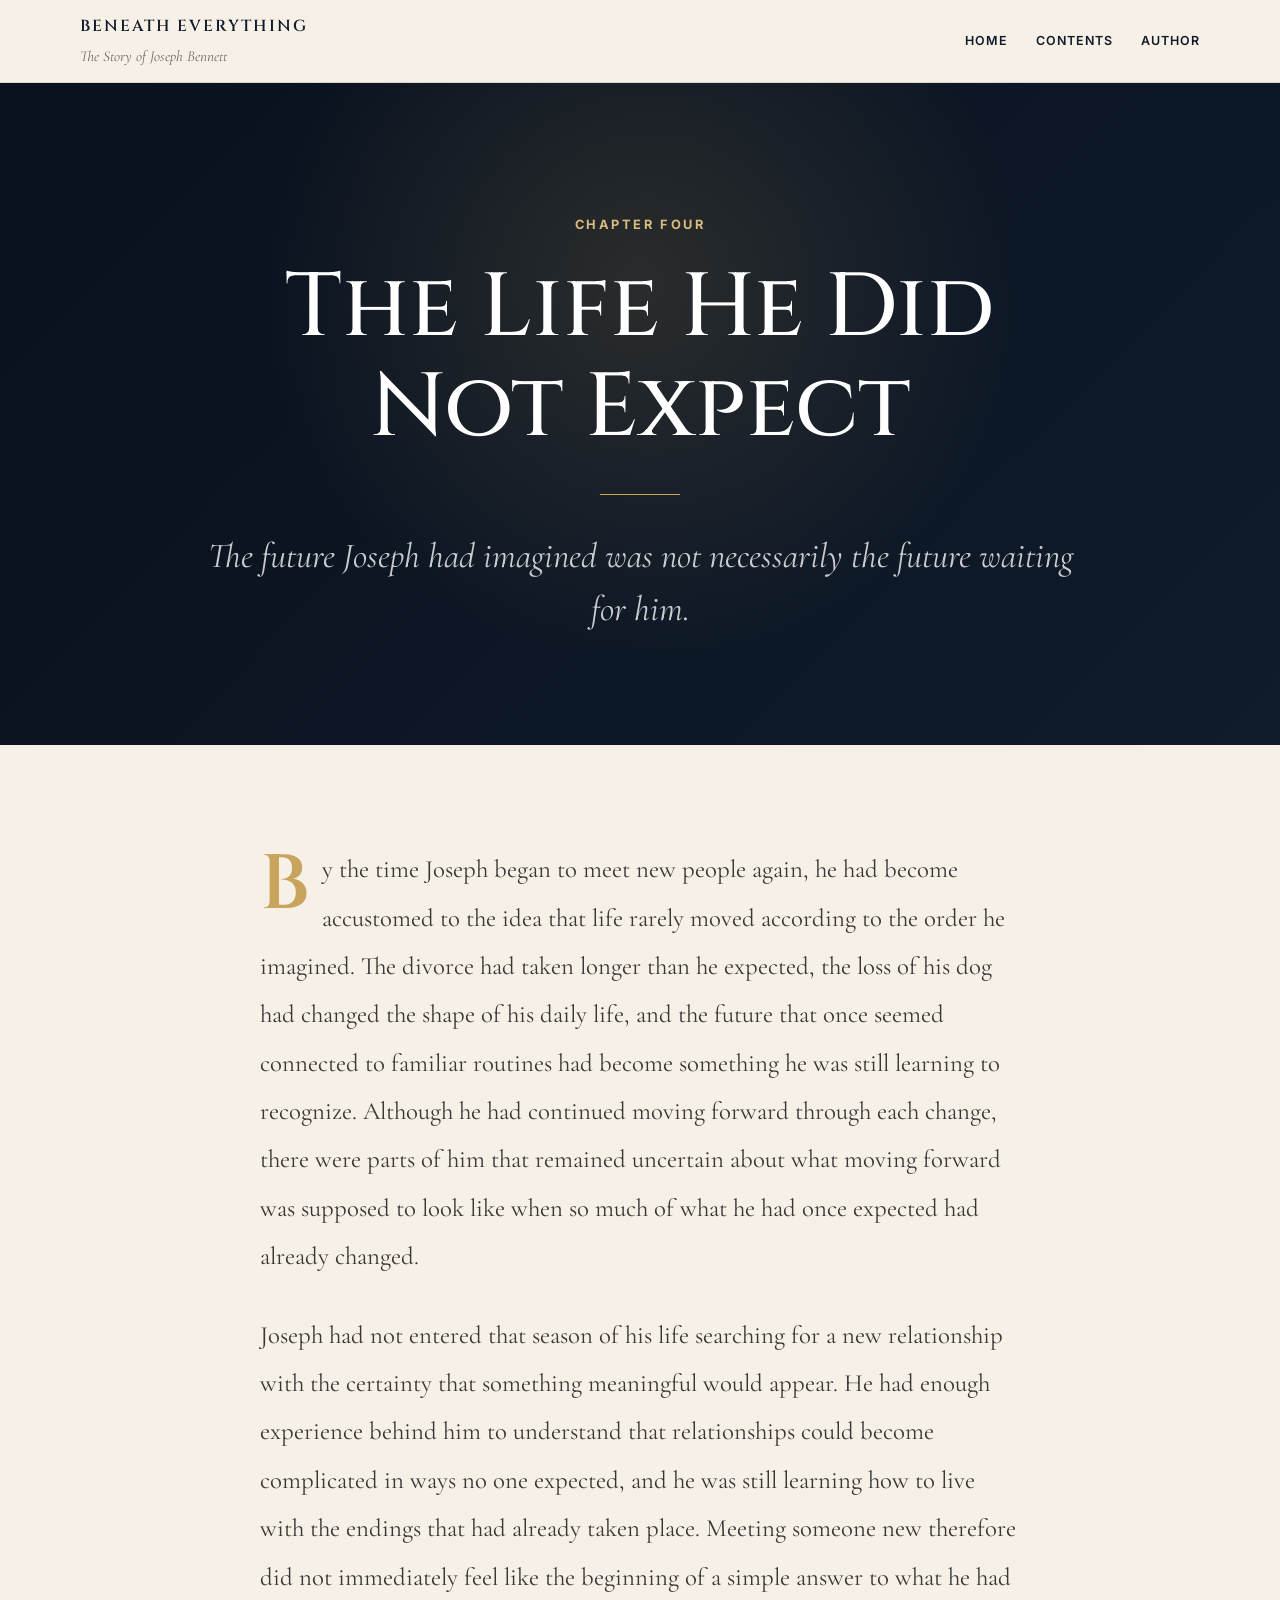
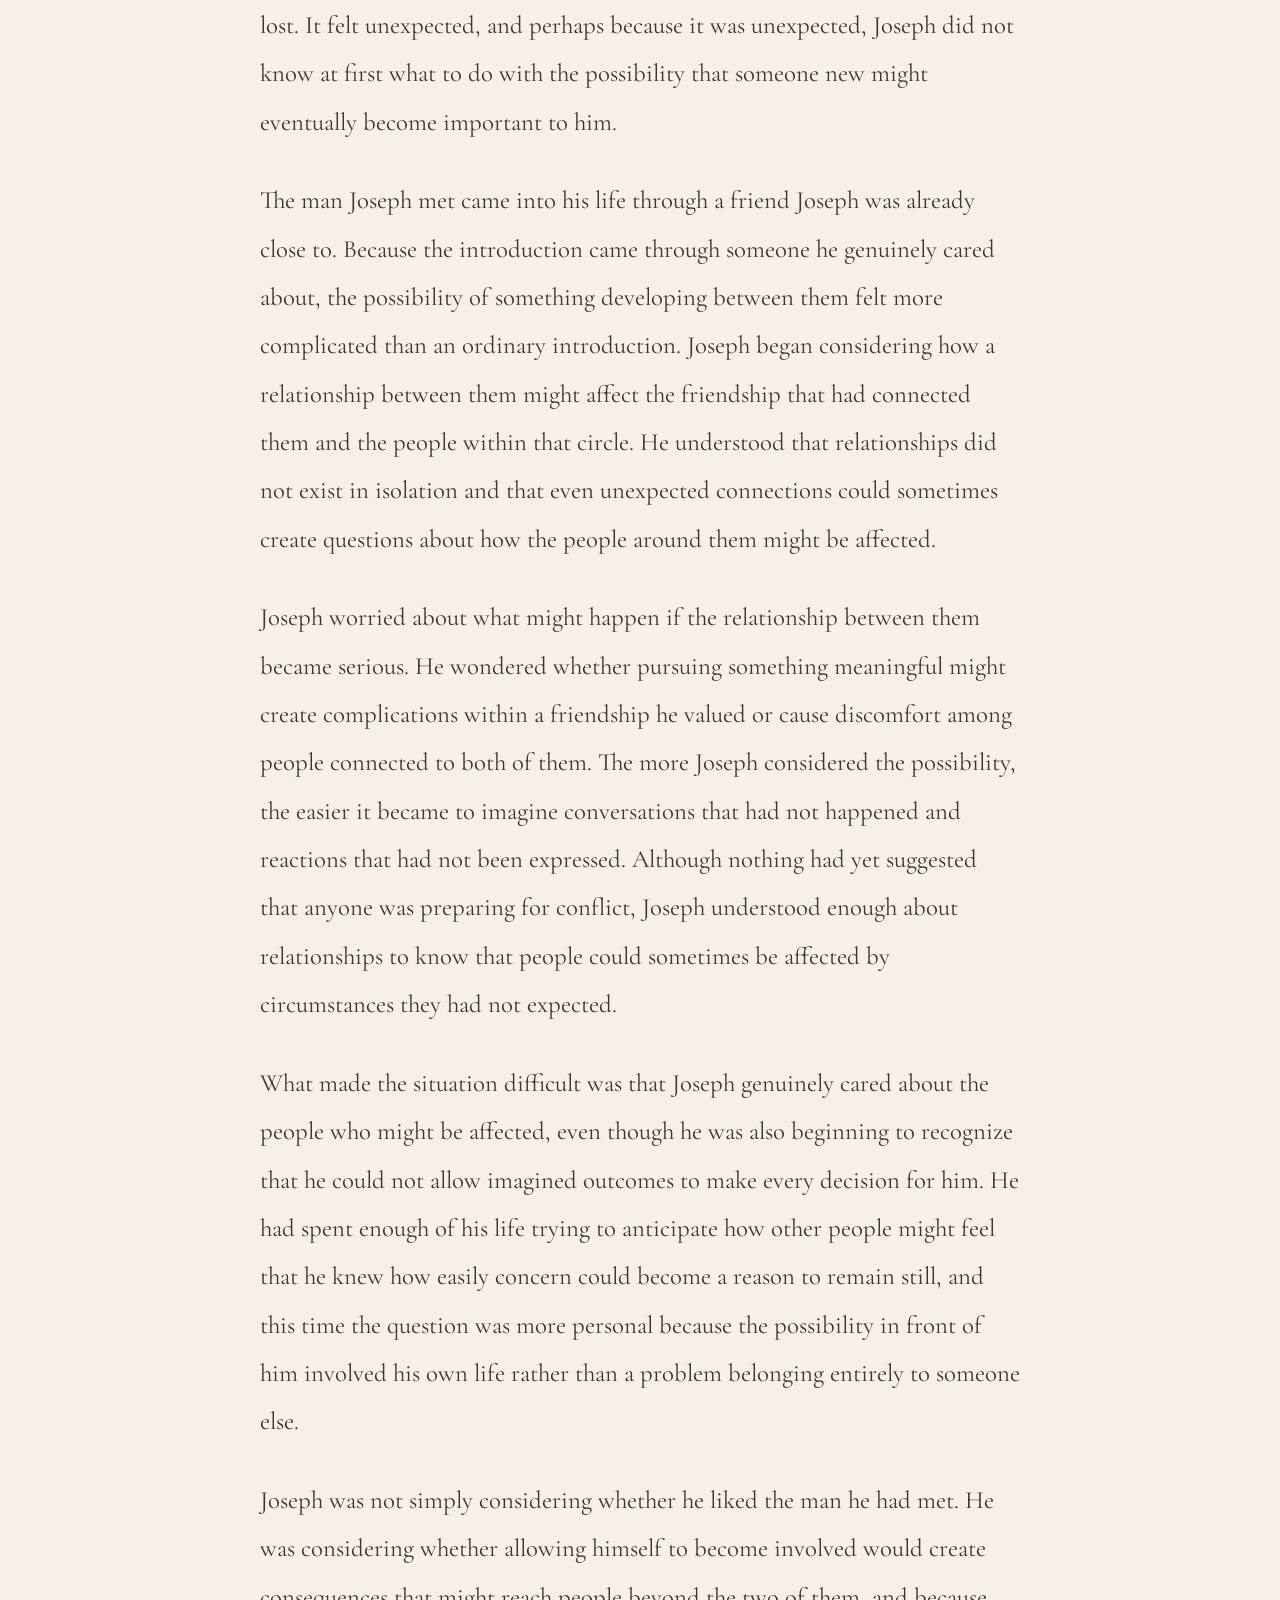
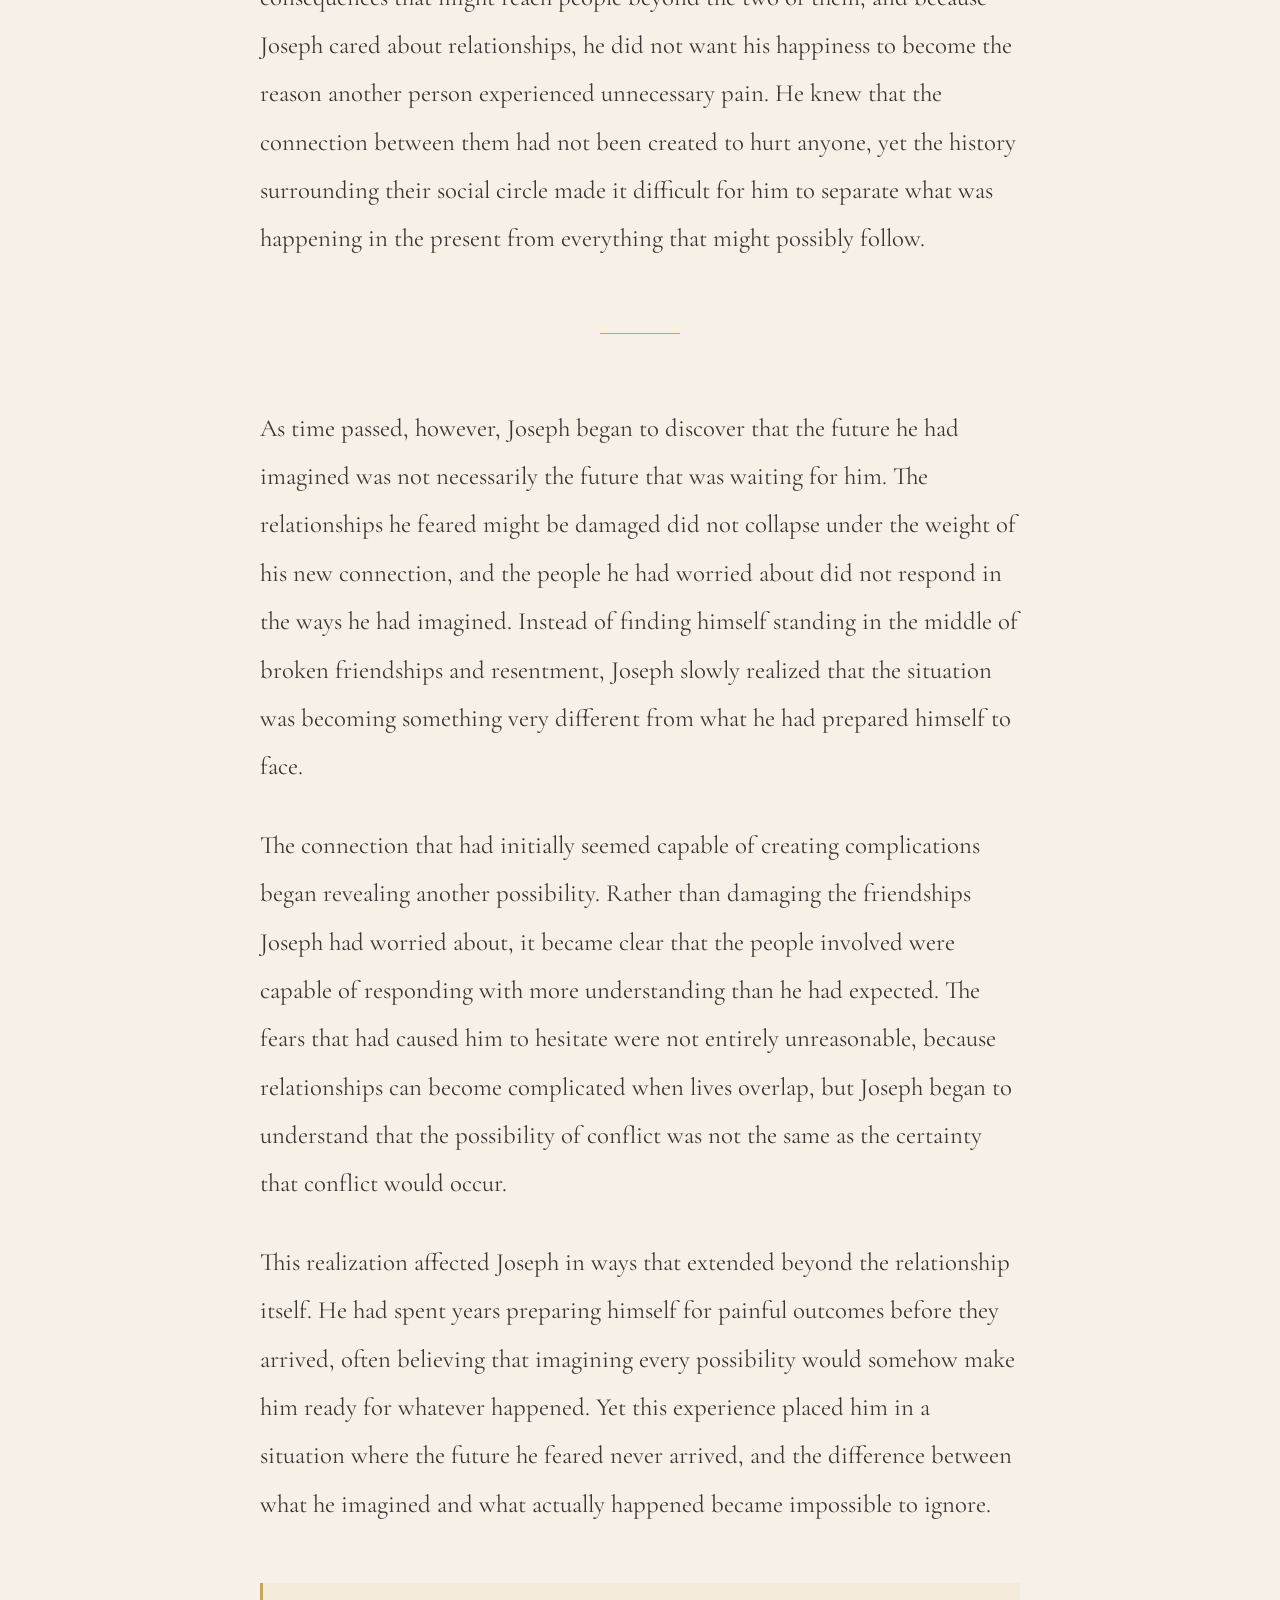
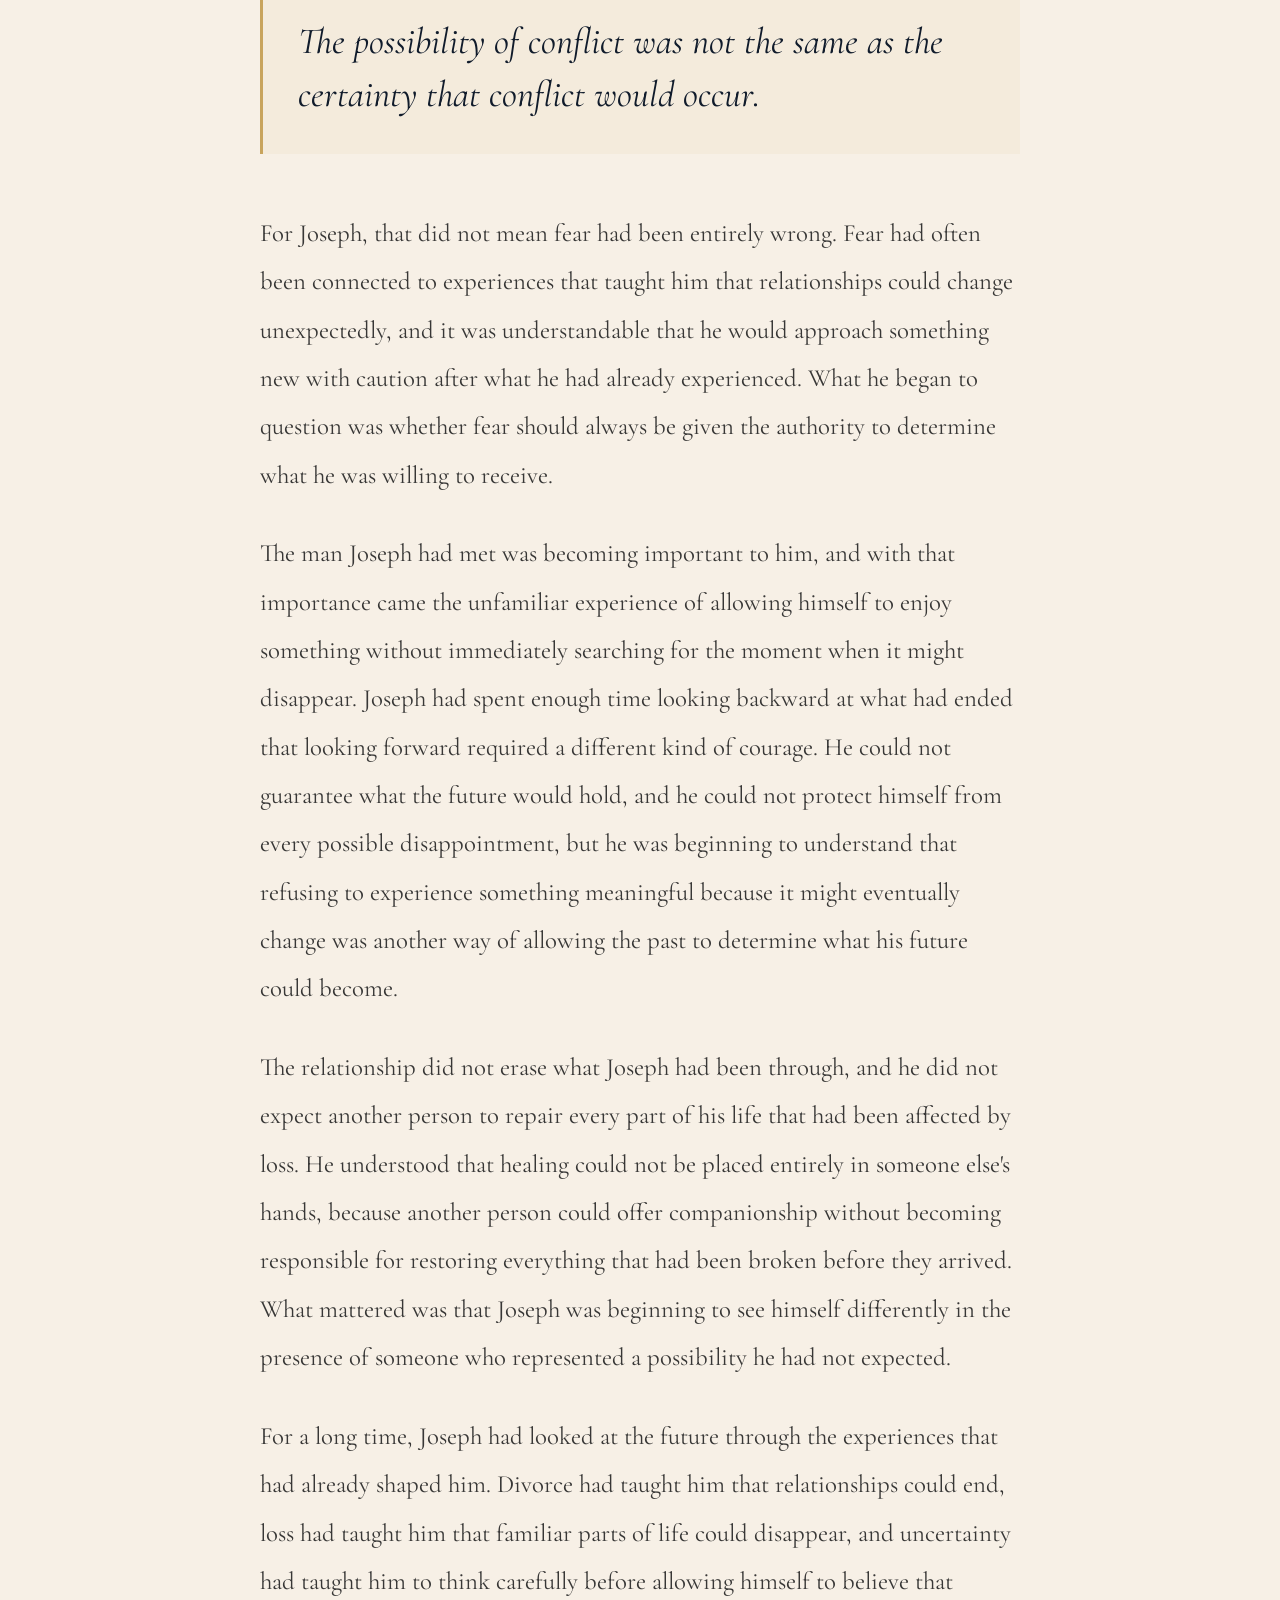
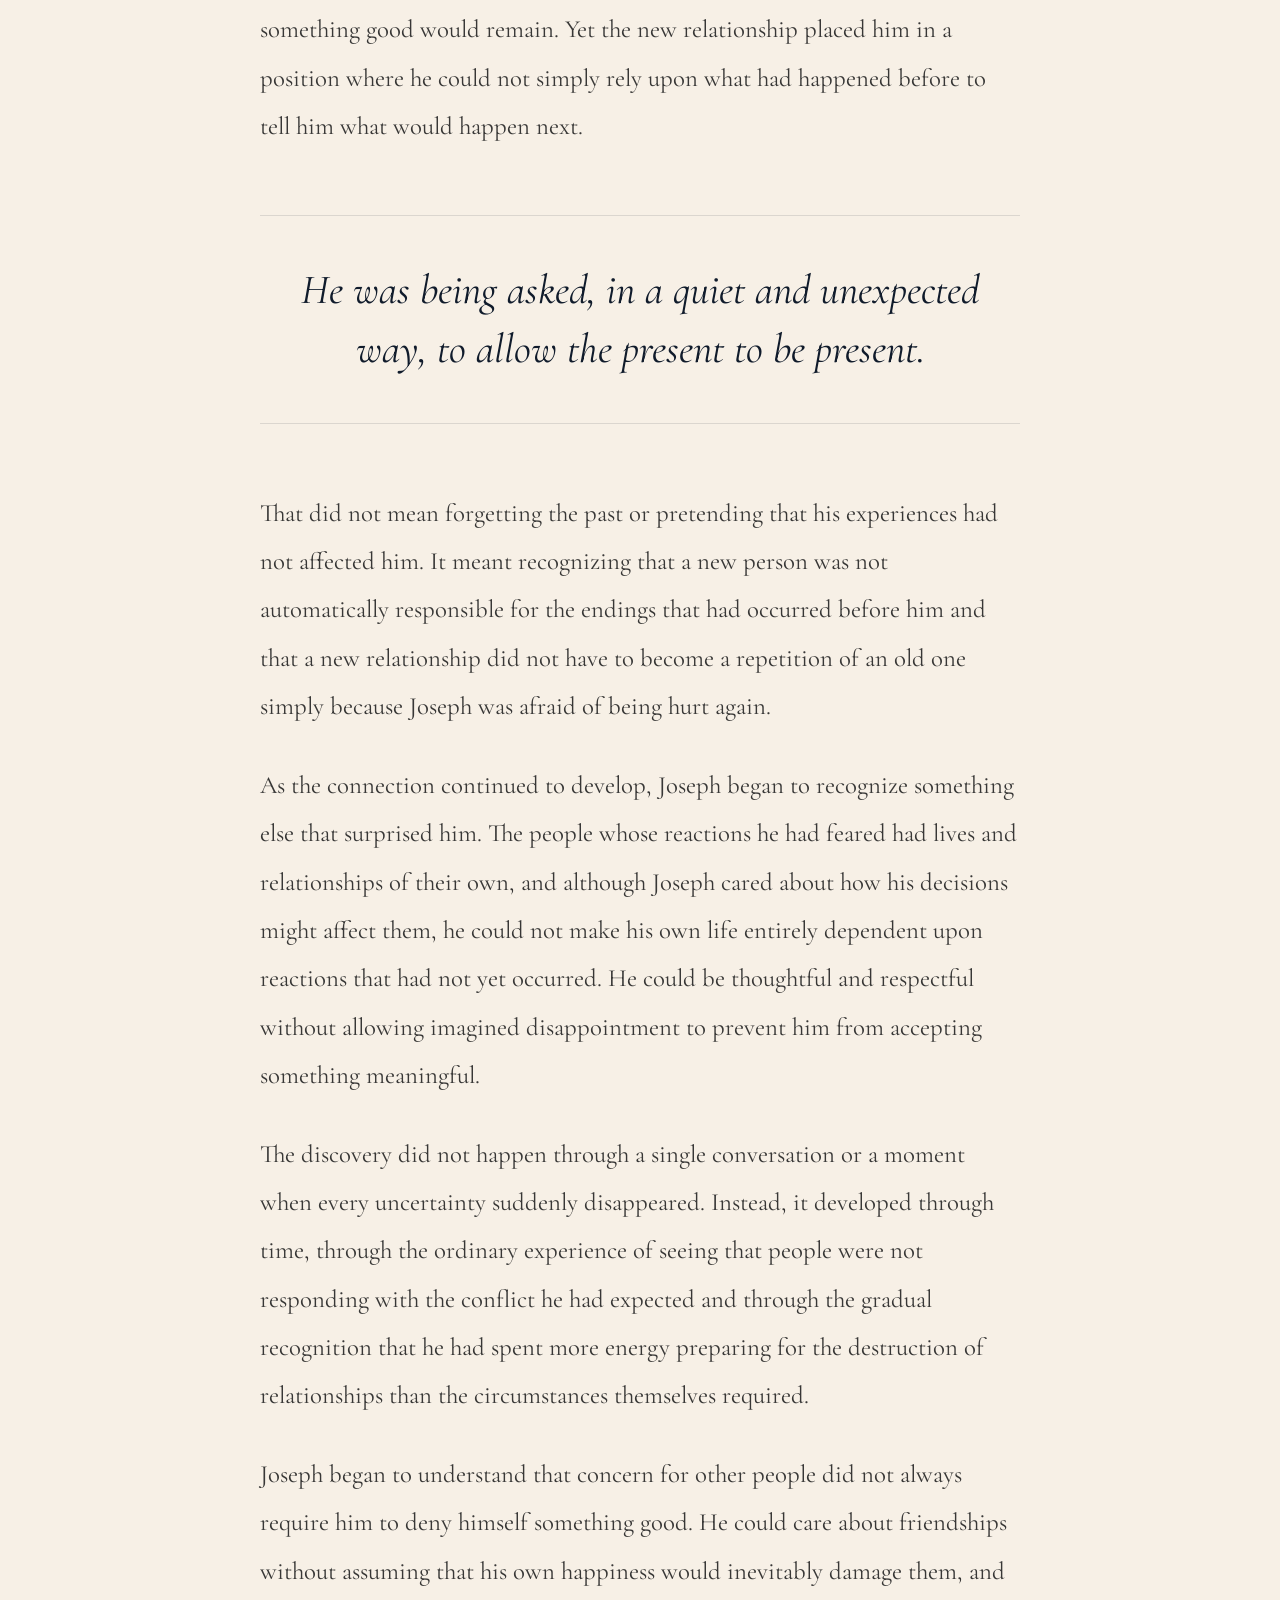
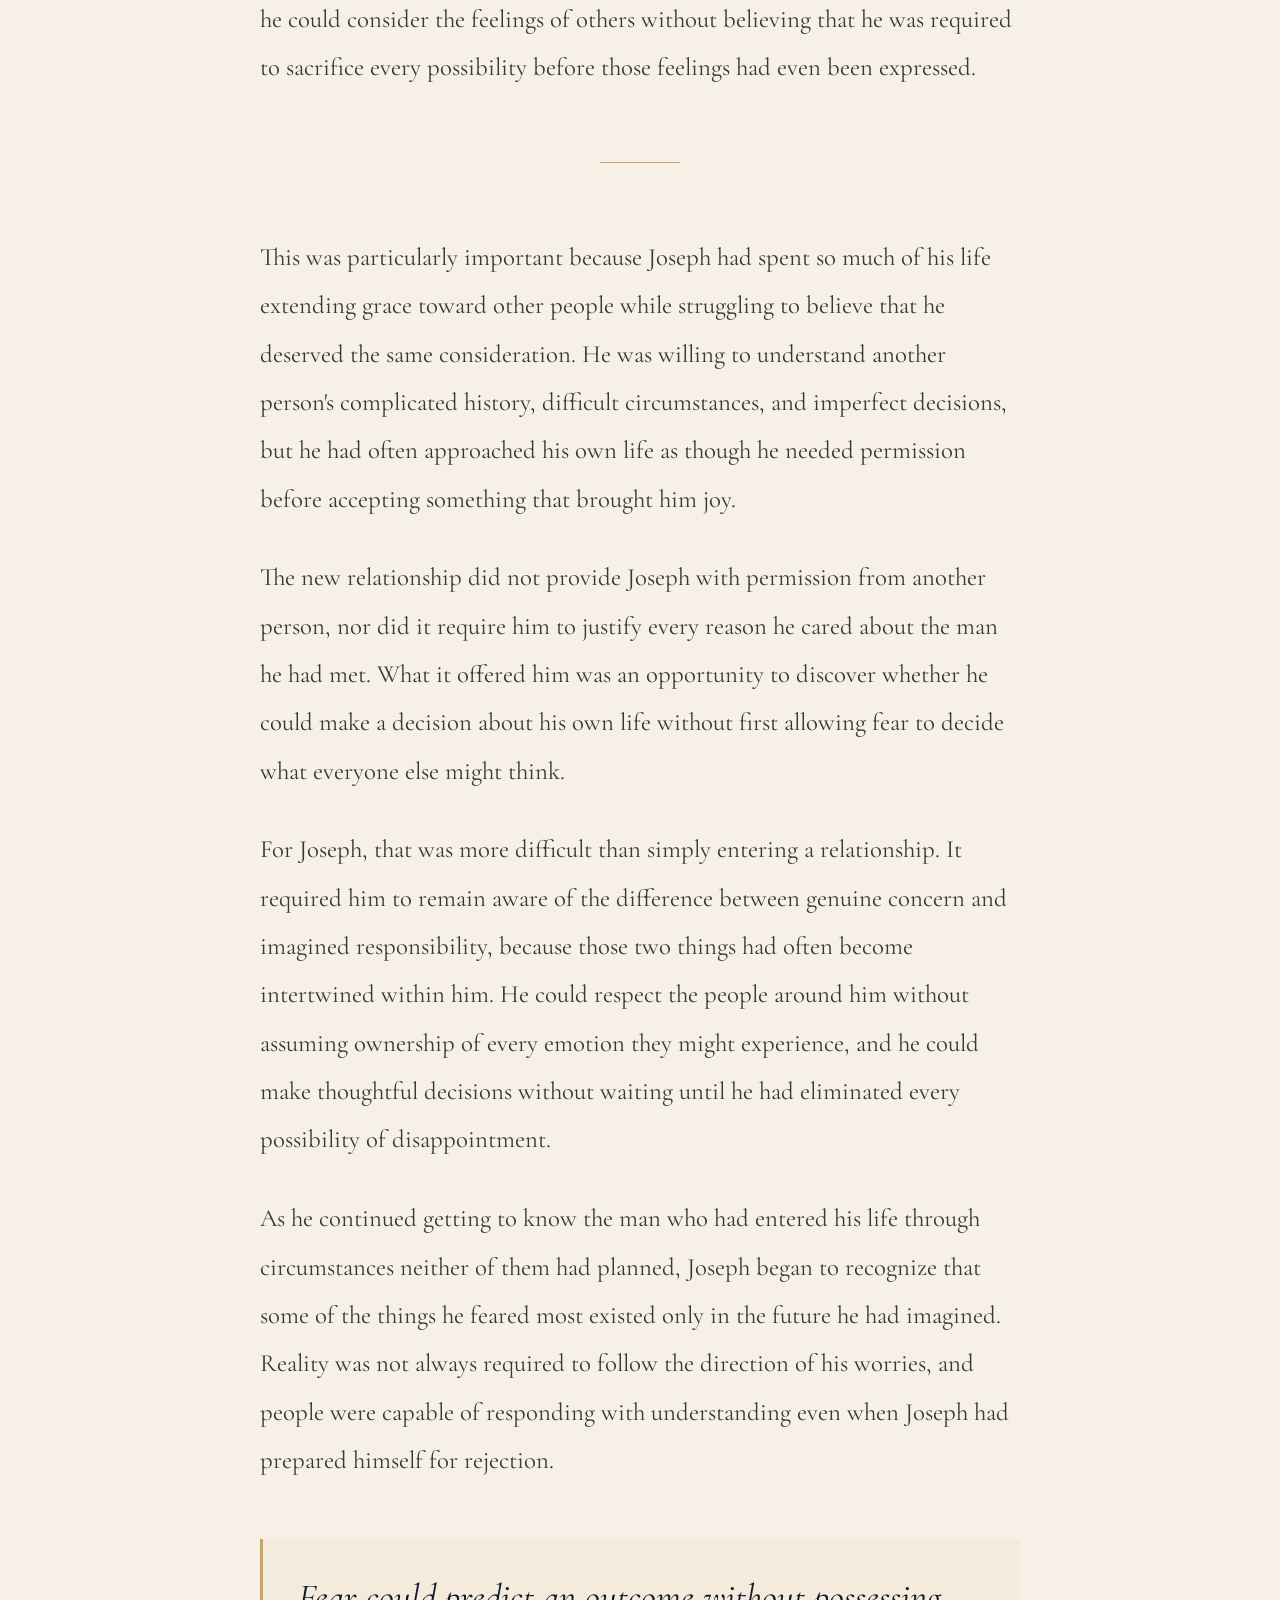
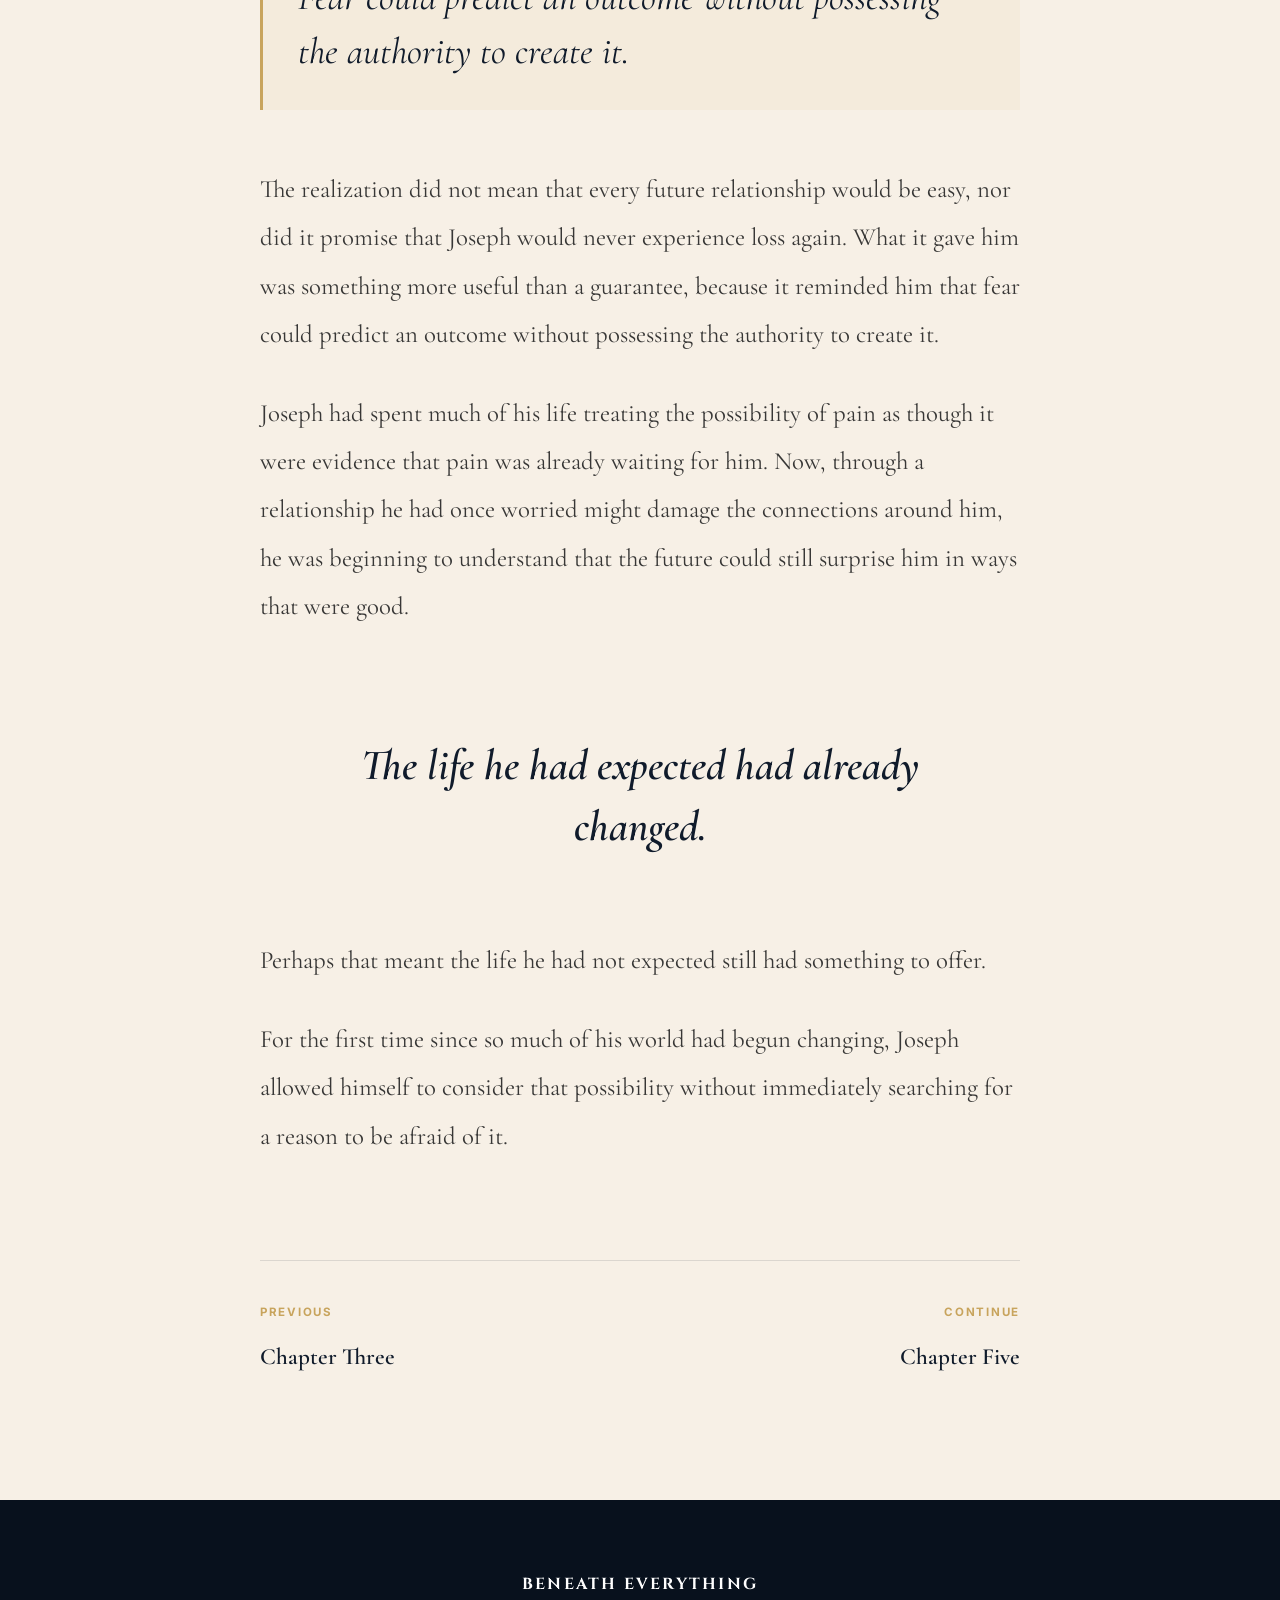
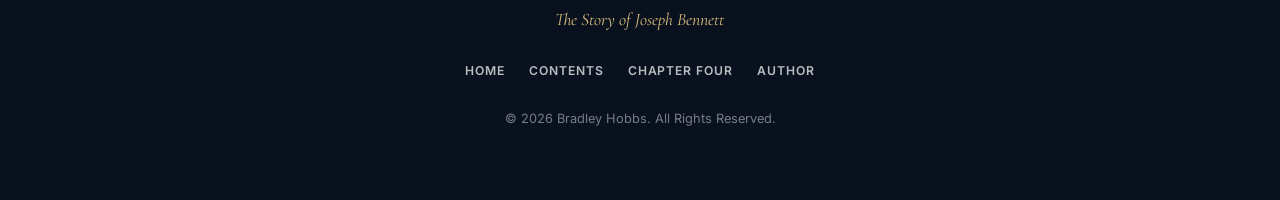
<file: chapter-4.html>
<!DOCTYPE html>

<html lang="en">

<head>

  <meta charset="UTF-8">

  <meta
    name="viewport"
    content="width=device-width, initial-scale=1.0">

  <title>
    Chapter Four | Beneath Everything
  </title>

  <meta
    name="description"
    content="Read Chapter Four, The Life He Did Not Expect, from Beneath Everything: The Story of Joseph Bennett by Bradley Hobbs.">

  <meta
    name="author"
    content="Bradley Hobbs">


  <!-- ======================================================
       FONTS
  ======================================================= -->

  <link
    rel="preconnect"
    href="https://fonts.googleapis.com">

  <link
    rel="preconnect"
    href="https://fonts.gstatic.com"
    crossorigin>

  <link
    href="https://fonts.googleapis.com/css2?family=Cinzel:wght@400;500;600;700&family=Cormorant+Garamond:ital,wght@0,400;0,500;0,600;0,700;1,400;1,500&family=Inter:wght@400;500;600;700&display=swap"
    rel="stylesheet">


  <!-- ======================================================
       CHAPTER FOUR STYLES
  ======================================================= -->

  <link
    rel="stylesheet"
    href="css/chapter-4.css">

</head>


<body>


  <!-- ======================================================
       SITE HEADER
  ======================================================= -->

  <header class="site-header">

    <div class="nav-container">


      <a
        href="index.html"
        class="site-brand"
        aria-label="Beneath Everything Home">

        <span class="brand-main">
          BENEATH EVERYTHING
        </span>

        <span class="brand-subtitle">
          The Story of Joseph Bennett
        </span>

      </a>


      <button
        class="menu-toggle"
        type="button"
        aria-label="Open navigation"
        aria-expanded="false">

        <span></span>
        <span></span>
        <span></span>

      </button>


      <nav
        class="site-navigation"
        aria-label="Main Navigation">

        <a href="index.html">
          Home
        </a>

        <a href="contents.html">
          Contents
        </a>

        <a href="author.html">
          Author
        </a>

      </nav>


    </div>

  </header>


  <main>


    <!-- ======================================================
         CHAPTER HERO
    ======================================================= -->

    <section class="chapter-hero">

      <div class="chapter-hero-content">


        <p class="chapter-number">
          Chapter Four
        </p>


        <h1>
          The Life He Did Not Expect
        </h1>


        <div class="chapter-divider"></div>


        <p class="chapter-introduction">
          The future Joseph had imagined was not necessarily the future waiting for him.
        </p>


      </div>

    </section>


    <!-- ======================================================
         CHAPTER CONTENT
    ======================================================= -->

    <section class="chapter-section">

      <article class="chapter-content">


        <p>
          By the time Joseph began to meet new people again, he had become accustomed to the idea that life rarely moved according to the order he imagined. The divorce had taken longer than he expected, the loss of his dog had changed the shape of his daily life, and the future that once seemed connected to familiar routines had become something he was still learning to recognize. Although he had continued moving forward through each change, there were parts of him that remained uncertain about what moving forward was supposed to look like when so much of what he had once expected had already changed.
        </p>


        <p>
          Joseph had not entered that season of his life searching for a new relationship with the certainty that something meaningful would appear. He had enough experience behind him to understand that relationships could become complicated in ways no one expected, and he was still learning how to live with the endings that had already taken place. Meeting someone new therefore did not immediately feel like the beginning of a simple answer to what he had lost. It felt unexpected, and perhaps because it was unexpected, Joseph did not know at first what to do with the possibility that someone new might eventually become important to him.
        </p>


        <p>
  The man Joseph met came into his life through a friend Joseph was already close to. Because the introduction came through someone he genuinely cared about, the possibility of something developing between them felt more complicated than an ordinary introduction. Joseph began considering how a relationship between them might affect the friendship that had connected them and the people within that circle. He understood that relationships did not exist in isolation and that even unexpected connections could sometimes create questions about how the people around them might be affected.
</p>


        <p>
  Joseph worried about what might happen if the relationship between them became serious. He wondered whether pursuing something meaningful might create complications within a friendship he valued or cause discomfort among people connected to both of them. The more Joseph considered the possibility, the easier it became to imagine conversations that had not happened and reactions that had not been expressed. Although nothing had yet suggested that anyone was preparing for conflict, Joseph understood enough about relationships to know that people could sometimes be affected by circumstances they had not expected.
</p>


        <p>
          What made the situation difficult was that Joseph genuinely cared about the people who might be affected, even though he was also beginning to recognize that he could not allow imagined outcomes to make every decision for him. He had spent enough of his life trying to anticipate how other people might feel that he knew how easily concern could become a reason to remain still, and this time the question was more personal because the possibility in front of him involved his own life rather than a problem belonging entirely to someone else.
        </p>


        <p>
          Joseph was not simply considering whether he liked the man he had met. He was considering whether allowing himself to become involved would create consequences that might reach people beyond the two of them, and because Joseph cared about relationships, he did not want his happiness to become the reason another person experienced unnecessary pain. He knew that the connection between them had not been created to hurt anyone, yet the history surrounding their social circle made it difficult for him to separate what was happening in the present from everything that might possibly follow.
        </p>


        <div class="chapter-divider section-divider"></div>


        <p>
          As time passed, however, Joseph began to discover that the future he had imagined was not necessarily the future that was waiting for him. The relationships he feared might be damaged did not collapse under the weight of his new connection, and the people he had worried about did not respond in the ways he had imagined. Instead of finding himself standing in the middle of broken friendships and resentment, Joseph slowly realized that the situation was becoming something very different from what he had prepared himself to face.
        </p>


        <p>
  The connection that had initially seemed capable of creating complications began revealing another possibility. Rather than damaging the friendships Joseph had worried about, it became clear that the people involved were capable of responding with more understanding than he had expected. The fears that had caused him to hesitate were not entirely unreasonable, because relationships can become complicated when lives overlap, but Joseph began to understand that the possibility of conflict was not the same as the certainty that conflict would occur.
</p>


        <p>
          This realization affected Joseph in ways that extended beyond the relationship itself. He had spent years preparing himself for painful outcomes before they arrived, often believing that imagining every possibility would somehow make him ready for whatever happened. Yet this experience placed him in a situation where the future he feared never arrived, and the difference between what he imagined and what actually happened became impossible to ignore.
        </p>


        <blockquote>

          <p>
            The possibility of conflict was not the same as the certainty that conflict would occur.
          </p>

        </blockquote>


        <p>
          For Joseph, that did not mean fear had been entirely wrong. Fear had often been connected to experiences that taught him that relationships could change unexpectedly, and it was understandable that he would approach something new with caution after what he had already experienced. What he began to question was whether fear should always be given the authority to determine what he was willing to receive.
        </p>


        <p>
          The man Joseph had met was becoming important to him, and with that importance came the unfamiliar experience of allowing himself to enjoy something without immediately searching for the moment when it might disappear. Joseph had spent enough time looking backward at what had ended that looking forward required a different kind of courage. He could not guarantee what the future would hold, and he could not protect himself from every possible disappointment, but he was beginning to understand that refusing to experience something meaningful because it might eventually change was another way of allowing the past to determine what his future could become.
        </p>


        <p>
          The relationship did not erase what Joseph had been through, and he did not expect another person to repair every part of his life that had been affected by loss. He understood that healing could not be placed entirely in someone else's hands, because another person could offer companionship without becoming responsible for restoring everything that had been broken before they arrived. What mattered was that Joseph was beginning to see himself differently in the presence of someone who represented a possibility he had not expected.
        </p>


        <p>
          For a long time, Joseph had looked at the future through the experiences that had already shaped him. Divorce had taught him that relationships could end, loss had taught him that familiar parts of life could disappear, and uncertainty had taught him to think carefully before allowing himself to believe that something good would remain. Yet the new relationship placed him in a position where he could not simply rely upon what had happened before to tell him what would happen next.
        </p>


        <div class="reflection-question">

          <p>
            He was being asked, in a quiet and unexpected way, to allow the present to be present.
          </p>

        </div>


        <p>
          That did not mean forgetting the past or pretending that his experiences had not affected him. It meant recognizing that a new person was not automatically responsible for the endings that had occurred before him and that a new relationship did not have to become a repetition of an old one simply because Joseph was afraid of being hurt again.
        </p>


        <p>
          As the connection continued to develop, Joseph began to recognize something else that surprised him. The people whose reactions he had feared had lives and relationships of their own, and although Joseph cared about how his decisions might affect them, he could not make his own life entirely dependent upon reactions that had not yet occurred. He could be thoughtful and respectful without allowing imagined disappointment to prevent him from accepting something meaningful.
        </p>


        <p>
          The discovery did not happen through a single conversation or a moment when every uncertainty suddenly disappeared. Instead, it developed through time, through the ordinary experience of seeing that people were not responding with the conflict he had expected and through the gradual recognition that he had spent more energy preparing for the destruction of relationships than the circumstances themselves required.
        </p>


        <p>
          Joseph began to understand that concern for other people did not always require him to deny himself something good. He could care about friendships without assuming that his own happiness would inevitably damage them, and he could consider the feelings of others without believing that he was required to sacrifice every possibility before those feelings had even been expressed.
        </p>


        <div class="chapter-divider section-divider"></div>


        <p>
          This was particularly important because Joseph had spent so much of his life extending grace toward other people while struggling to believe that he deserved the same consideration. He was willing to understand another person's complicated history, difficult circumstances, and imperfect decisions, but he had often approached his own life as though he needed permission before accepting something that brought him joy.
        </p>


        <p>
          The new relationship did not provide Joseph with permission from another person, nor did it require him to justify every reason he cared about the man he had met. What it offered him was an opportunity to discover whether he could make a decision about his own life without first allowing fear to decide what everyone else might think.
        </p>


        <p>
          For Joseph, that was more difficult than simply entering a relationship. It required him to remain aware of the difference between genuine concern and imagined responsibility, because those two things had often become intertwined within him. He could respect the people around him without assuming ownership of every emotion they might experience, and he could make thoughtful decisions without waiting until he had eliminated every possibility of disappointment.
        </p>


        <p>
          As he continued getting to know the man who had entered his life through circumstances neither of them had planned, Joseph began to recognize that some of the things he feared most existed only in the future he had imagined. Reality was not always required to follow the direction of his worries, and people were capable of responding with understanding even when Joseph had prepared himself for rejection.
        </p>


        <blockquote>

          <p>
            Fear could predict an outcome without possessing the authority to create it.
          </p>

        </blockquote>


        <p>
          The realization did not mean that every future relationship would be easy, nor did it promise that Joseph would never experience loss again. What it gave him was something more useful than a guarantee, because it reminded him that fear could predict an outcome without possessing the authority to create it.
        </p>


        <p>
          Joseph had spent much of his life treating the possibility of pain as though it were evidence that pain was already waiting for him. Now, through a relationship he had once worried might damage the connections around him, he was beginning to understand that the future could still surprise him in ways that were good.
        </p>


        <div class="closing-question">

          <p>
            The life he had expected had already changed.
          </p>

        </div>


        <p>
          Perhaps that meant the life he had not expected still had something to offer.
        </p>


        <p>
          For the first time since so much of his world had begun changing, Joseph allowed himself to consider that possibility without immediately searching for a reason to be afraid of it.
        </p>


        <!-- ==================================================
             CHAPTER NAVIGATION
        =================================================== -->

        <nav
          class="chapter-navigation"
          aria-label="Chapter Navigation">


          <a
            href="chapter-3.html"
            class="navigation-link previous">

            <span>
              Previous
            </span>

            <strong>
              Chapter Three
            </strong>

          </a>


          <a
            href="chapter-5.html"
            class="navigation-link next">

            <span>
              Continue
            </span>

            <strong>
              Chapter Five
            </strong>

          </a>


        </nav>


      </article>

    </section>


  </main>


  <!-- ======================================================
       FOOTER
  ======================================================= -->

  <footer class="site-footer">

    <div class="footer-content">


      <div class="footer-brand">

        <strong>
          BENEATH EVERYTHING
        </strong>

        <span>
          The Story of Joseph Bennett
        </span>

      </div>


      <div class="footer-links">

        <a href="index.html">
          Home
        </a>

        <a href="contents.html">
          Contents
        </a>

        <a
          href="chapter-4.html"
          aria-current="page">

          Chapter Four
        </a>

        <a href="author.html">
          Author
        </a>

      </div>


      <p class="footer-copyright">
        © 2026 Bradley Hobbs. All Rights Reserved.
      </p>


    </div>

  </footer>


  <!-- ======================================================
       CHAPTER FOUR JAVASCRIPT
  ======================================================= -->

  <script src="js/chapter-4.js"></script>


</body>

</html>
</file>
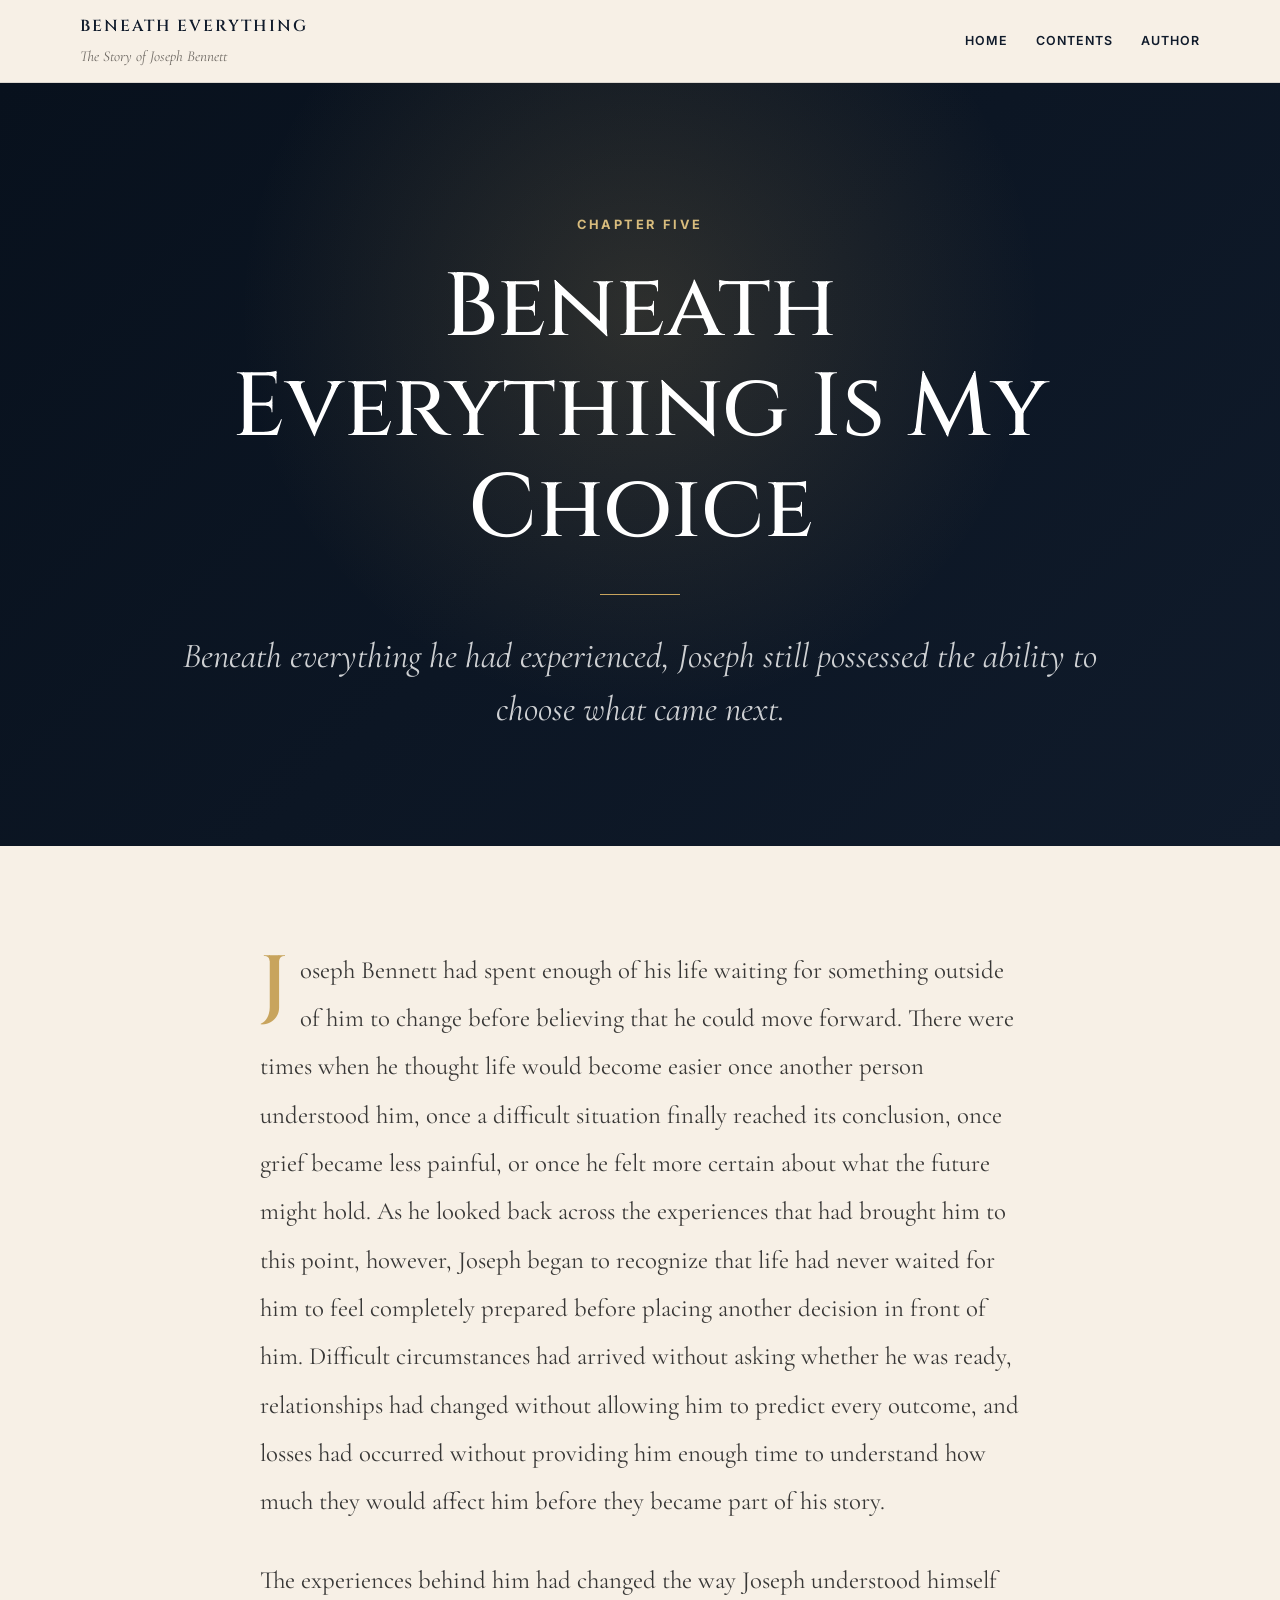
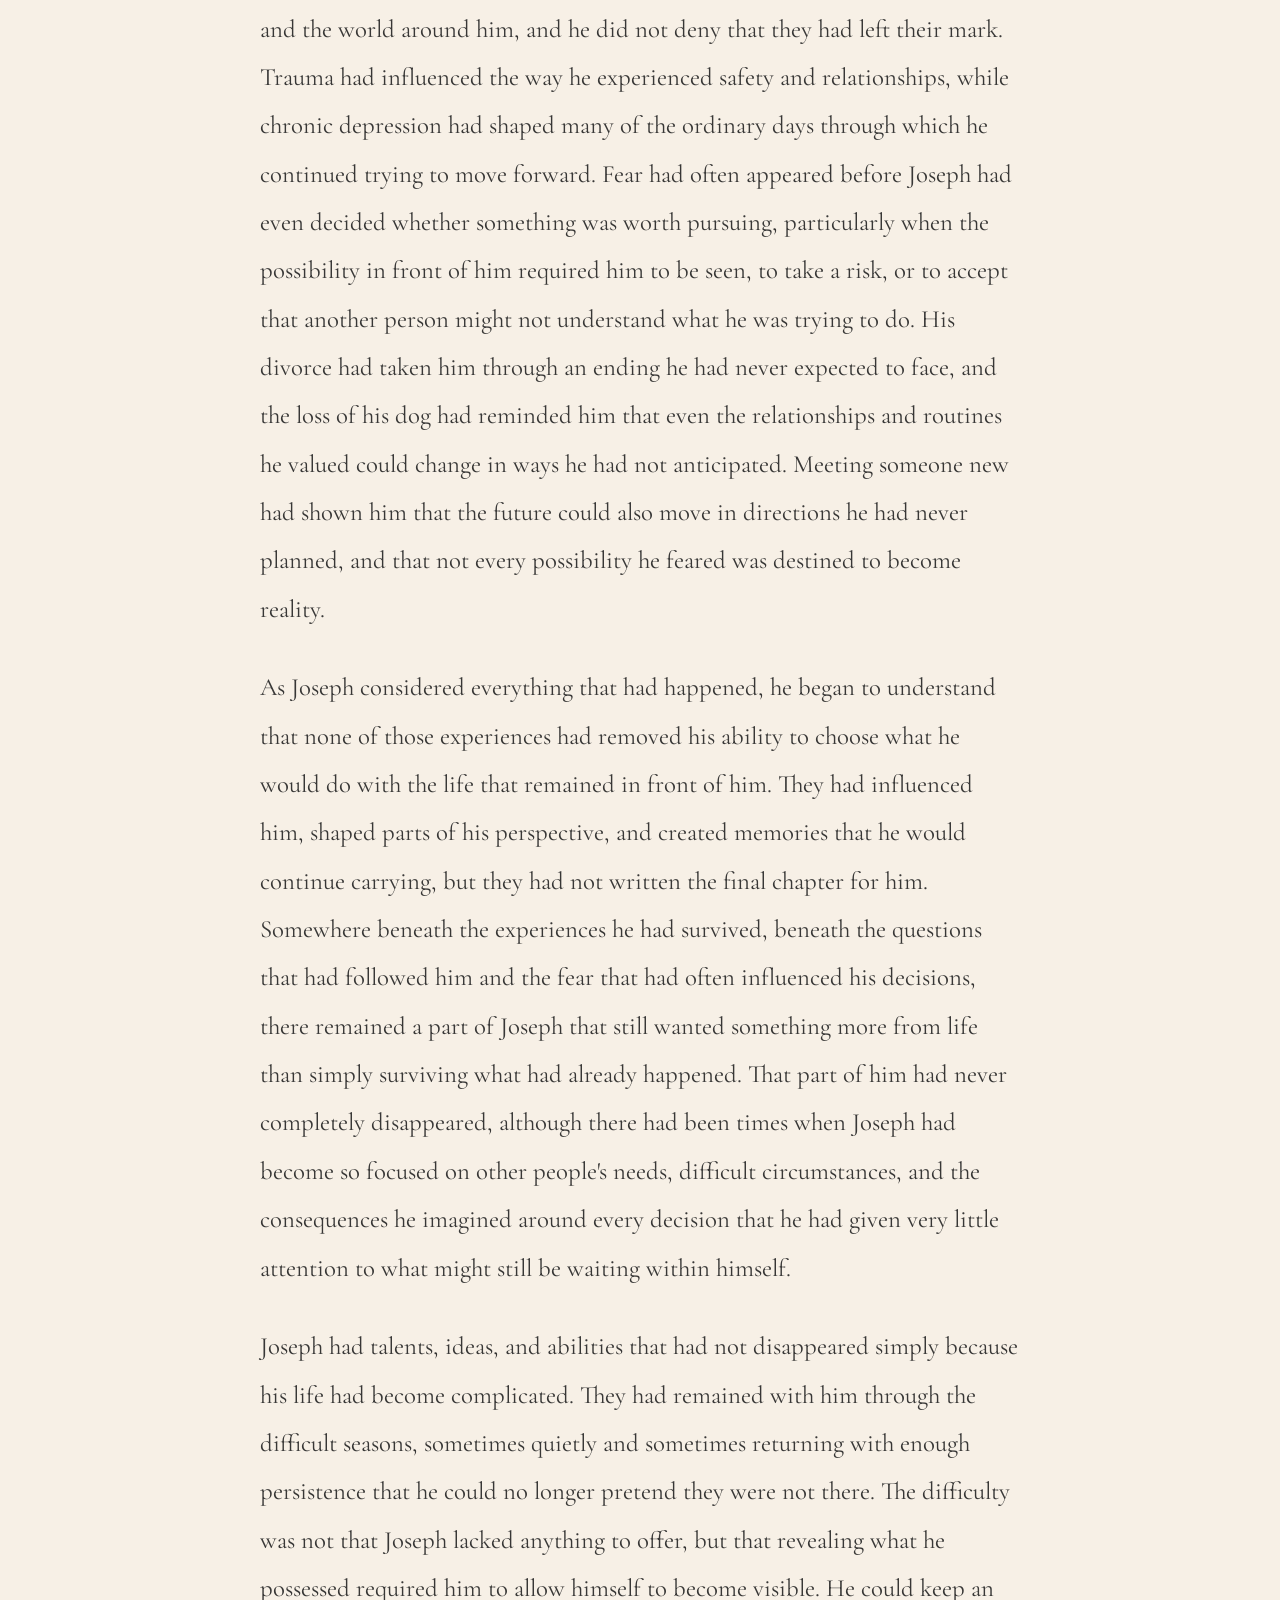
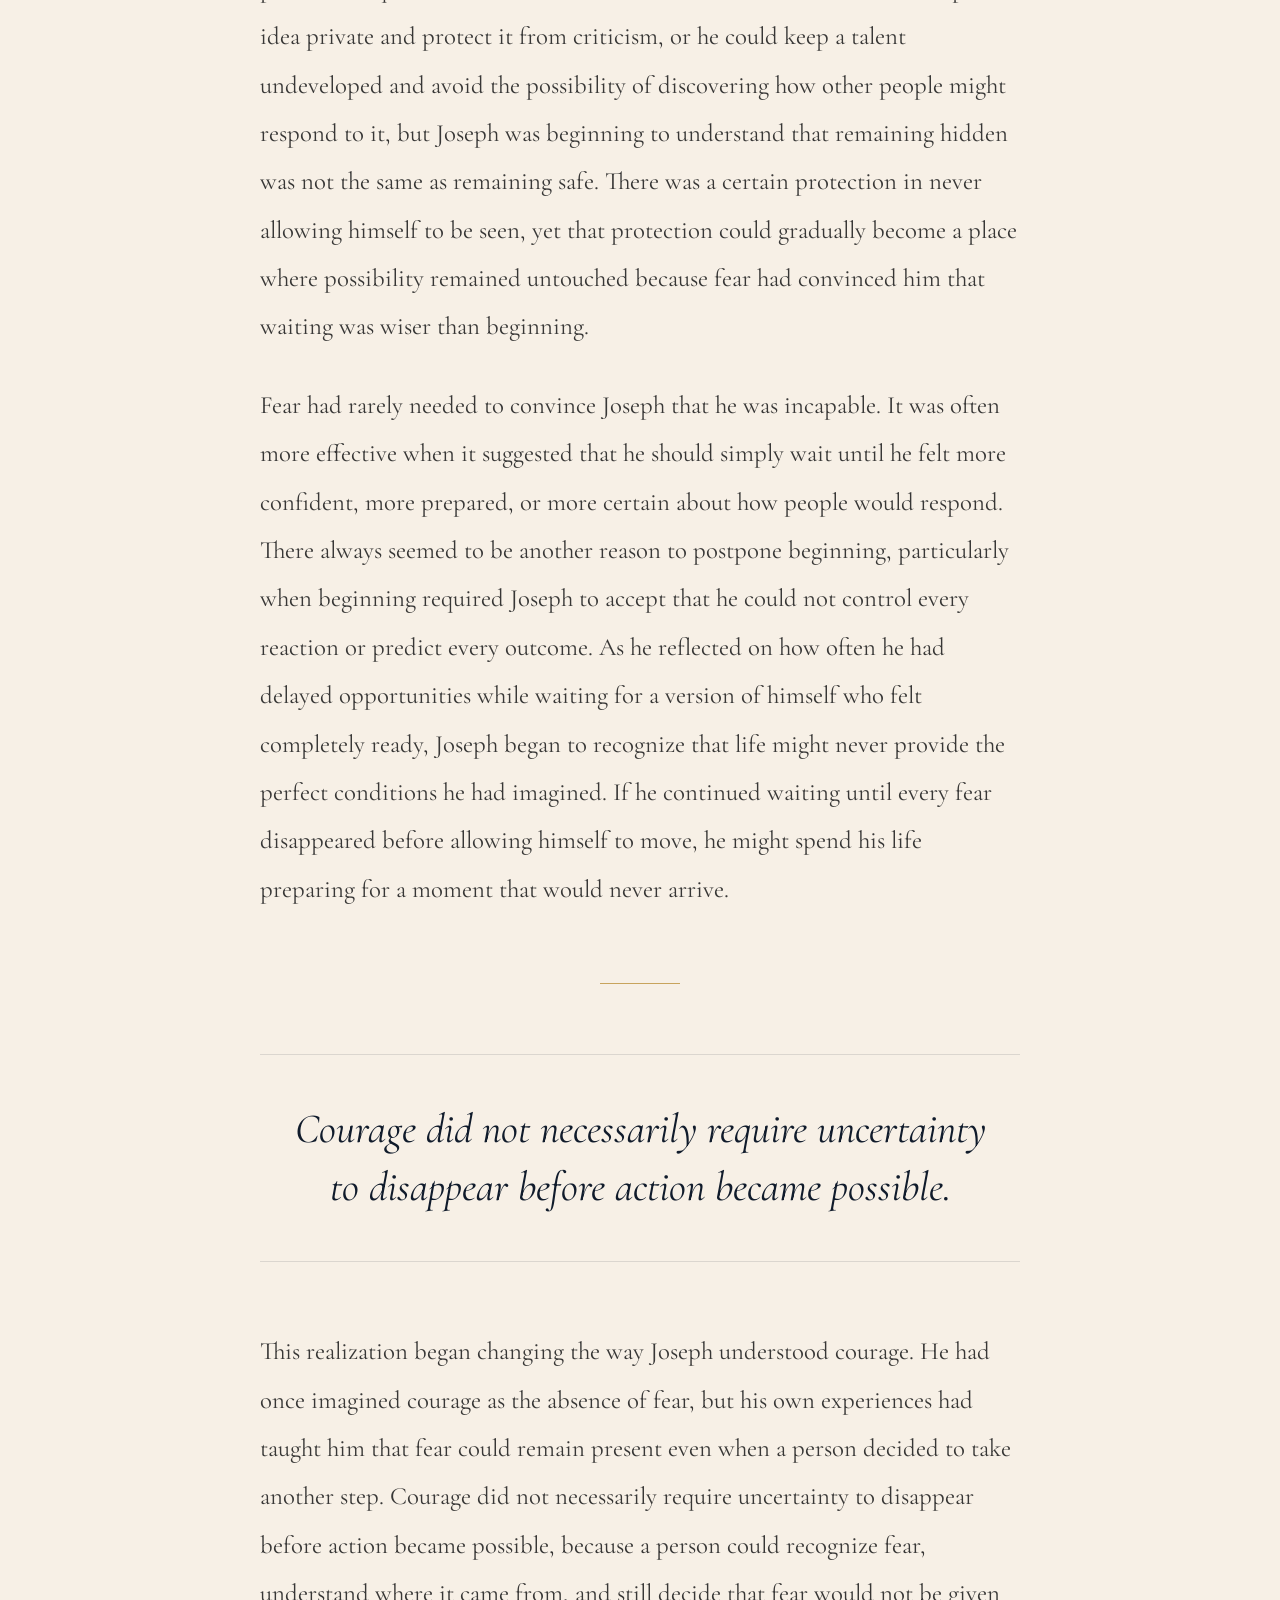
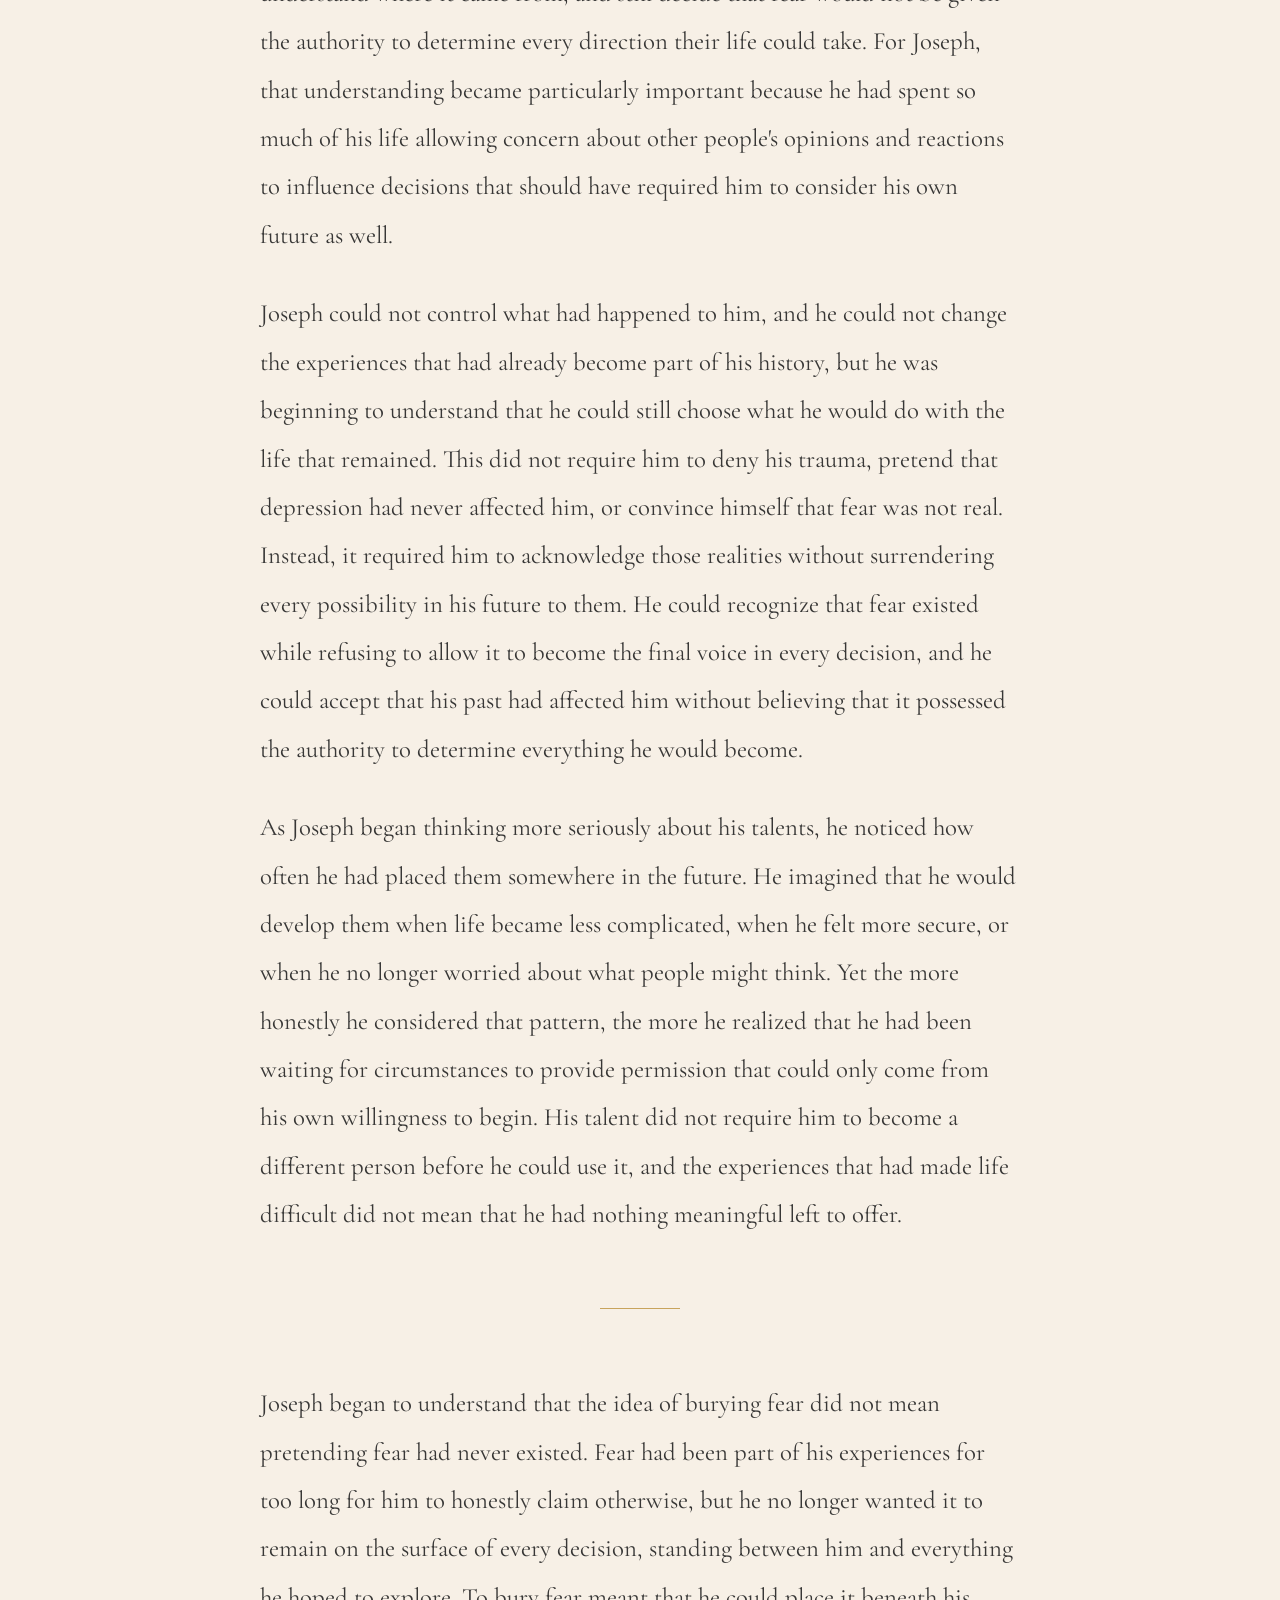
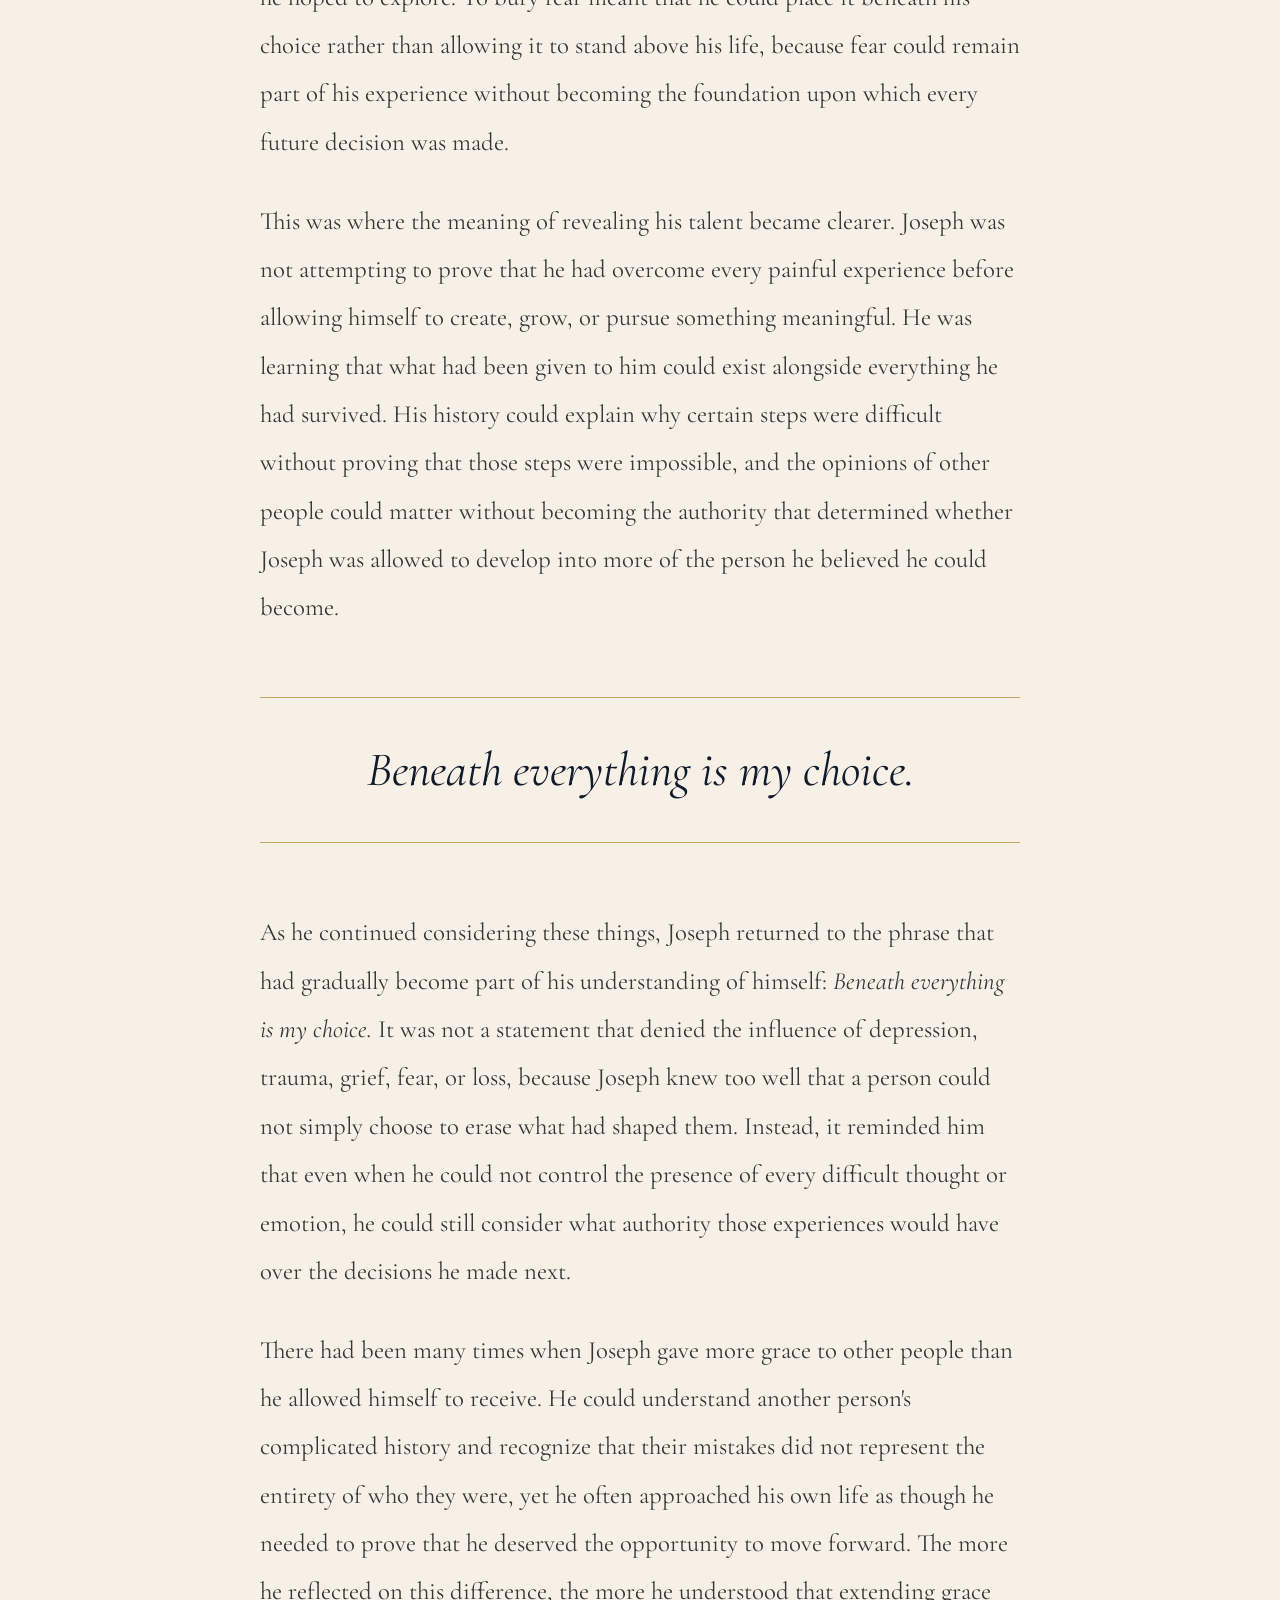
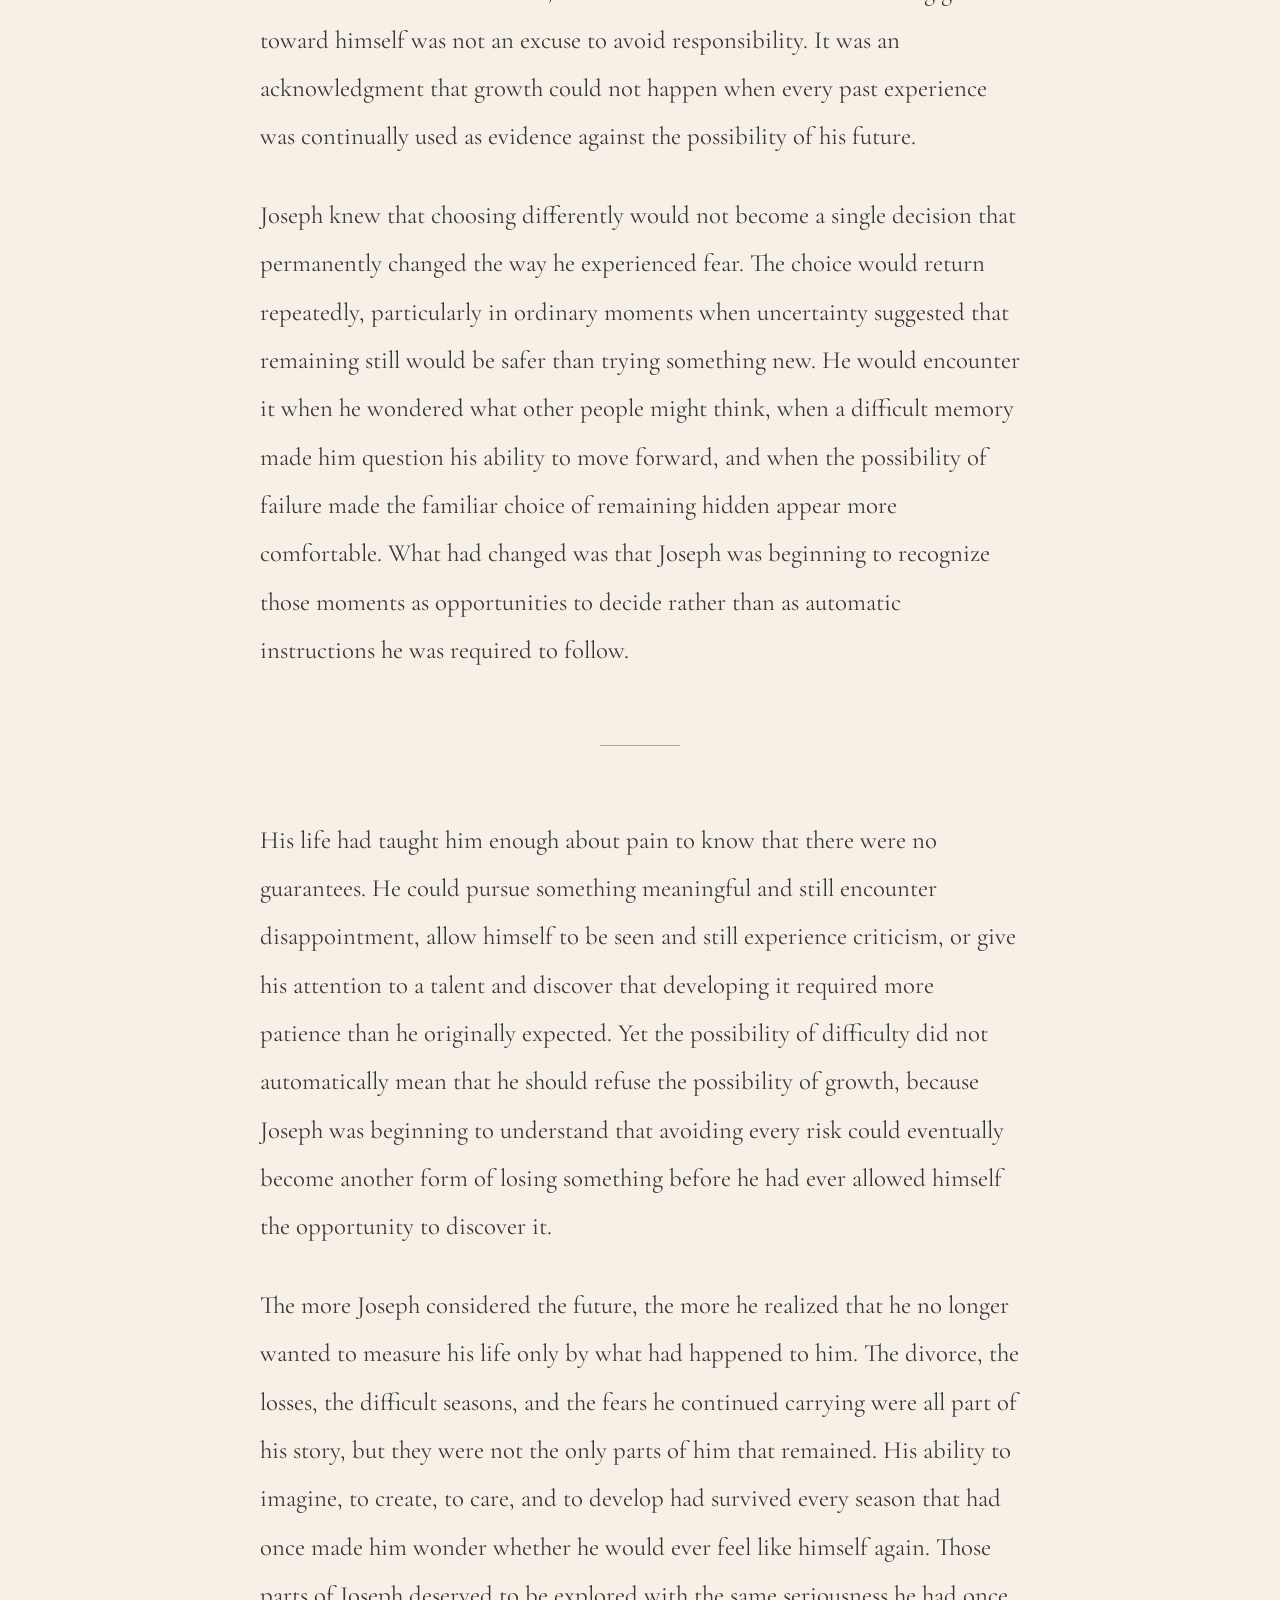
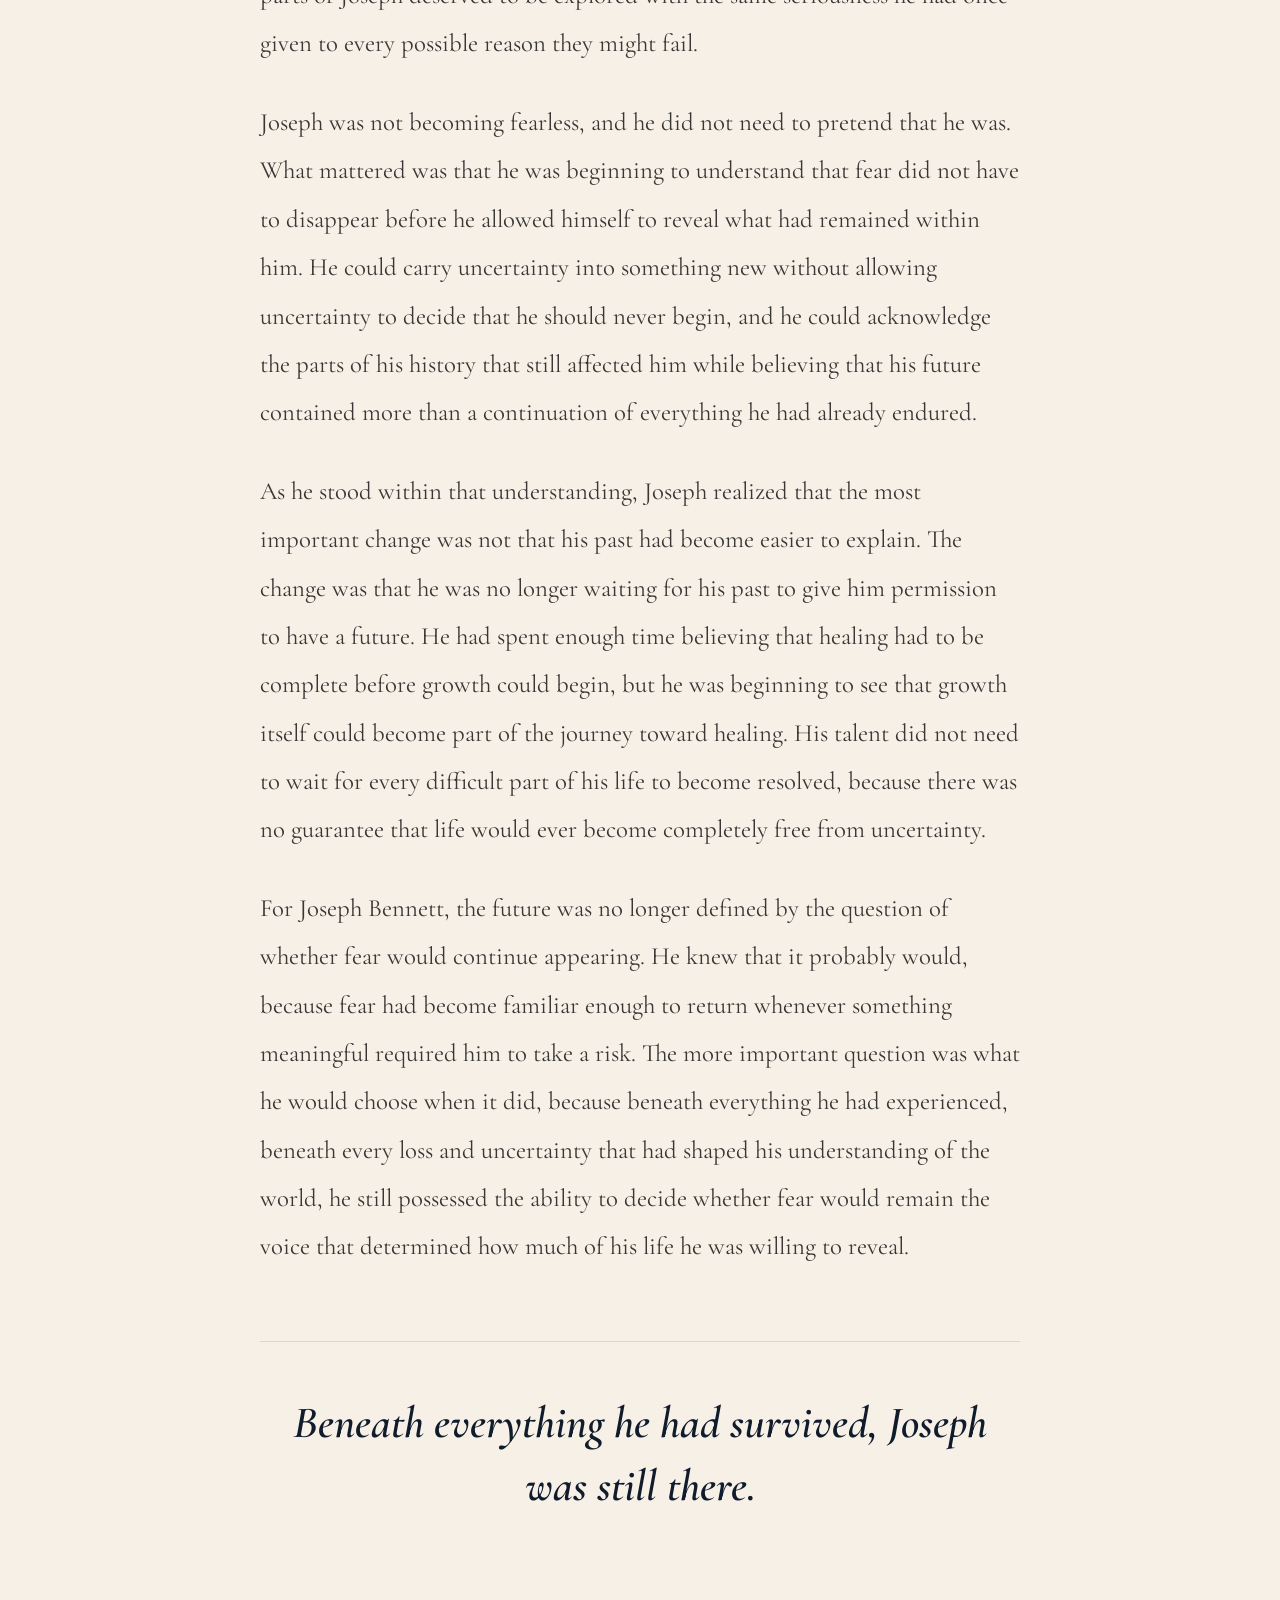
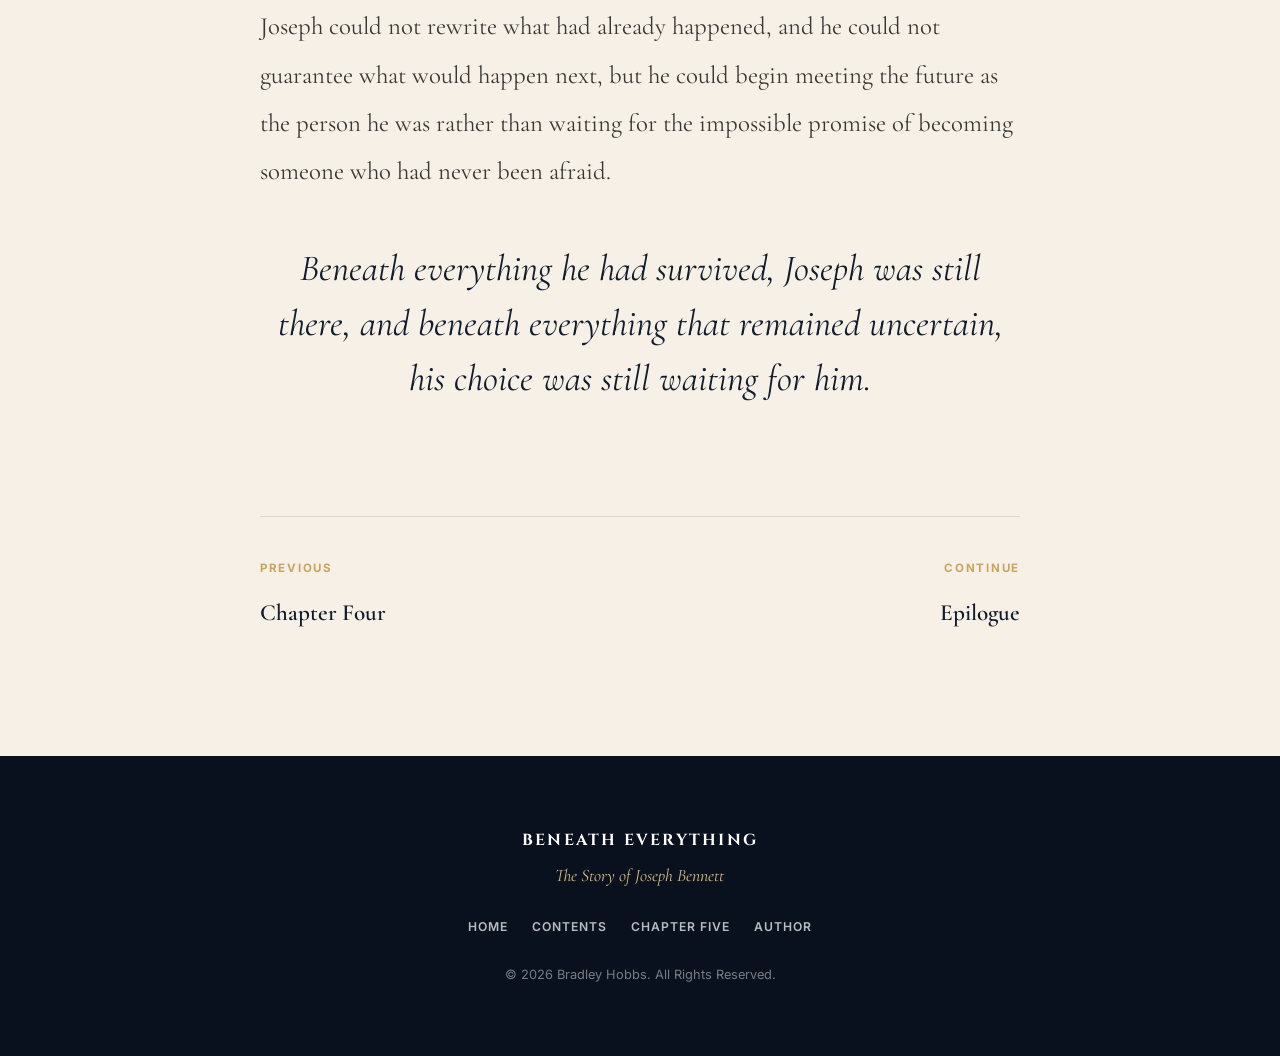
<file: chapter-5.html>
<!DOCTYPE html>

<html lang="en">

<head>

  <meta charset="UTF-8">

  <meta
    name="viewport"
    content="width=device-width, initial-scale=1.0">

  <title>
    Chapter Five | Beneath Everything
  </title>

  <meta
    name="description"
    content="Read Chapter Five, Beneath Everything Is My Choice, from Beneath Everything: The Story of Joseph Bennett by Bradley Hobbs.">

  <meta
    name="author"
    content="Bradley Hobbs">


  <!-- ======================================================
       FONTS
  ======================================================= -->

  <link
    rel="preconnect"
    href="https://fonts.googleapis.com">

  <link
    rel="preconnect"
    href="https://fonts.gstatic.com"
    crossorigin>

  <link
    href="https://fonts.googleapis.com/css2?family=Cinzel:wght@400;500;600;700&family=Cormorant+Garamond:ital,wght@0,400;0,500;0,600;0,700;1,400;1,500&family=Inter:wght@400;500;600;700&display=swap"
    rel="stylesheet">


  <!-- ======================================================
       CHAPTER FIVE STYLES
  ======================================================= -->

  <link
    rel="stylesheet"
    href="css/chapter-5.css">

</head>


<body>


  <!-- ======================================================
       SITE HEADER
  ======================================================= -->

  <header class="site-header">

    <div class="nav-container">


      <a
        href="index.html"
        class="site-brand"
        aria-label="Beneath Everything Home">

        <span class="brand-main">
          BENEATH EVERYTHING
        </span>

        <span class="brand-subtitle">
          The Story of Joseph Bennett
        </span>

      </a>


      <button
        class="menu-toggle"
        type="button"
        aria-label="Open navigation"
        aria-expanded="false">

        <span></span>
        <span></span>
        <span></span>

      </button>


      <nav
        class="site-navigation"
        aria-label="Main Navigation">

        <a href="index.html">
          Home
        </a>

        <a href="contents.html">
          Contents
        </a>

        <a href="author.html">
          Author
        </a>

      </nav>


    </div>

  </header>


  <main>


    <!-- ======================================================
         CHAPTER HERO
    ======================================================= -->

    <section class="chapter-hero">

      <div class="chapter-hero-content">


        <p class="chapter-number">
          Chapter Five
        </p>


        <h1>
          Beneath Everything Is My Choice
        </h1>


        <div class="chapter-divider"></div>


        <p class="chapter-introduction">
          Beneath everything he had experienced, Joseph still possessed the ability to choose what came next.
        </p>


      </div>

    </section>


    <!-- ======================================================
         CHAPTER CONTENT
    ======================================================= -->

    <section class="chapter-section">

      <article class="chapter-content">


        <p>
          Joseph Bennett had spent enough of his life waiting for something outside of him to change before believing that he could move forward. There were times when he thought life would become easier once another person understood him, once a difficult situation finally reached its conclusion, once grief became less painful, or once he felt more certain about what the future might hold. As he looked back across the experiences that had brought him to this point, however, Joseph began to recognize that life had never waited for him to feel completely prepared before placing another decision in front of him. Difficult circumstances had arrived without asking whether he was ready, relationships had changed without allowing him to predict every outcome, and losses had occurred without providing him enough time to understand how much they would affect him before they became part of his story.
        </p>


        <p>
          The experiences behind him had changed the way Joseph understood himself and the world around him, and he did not deny that they had left their mark. Trauma had influenced the way he experienced safety and relationships, while chronic depression had shaped many of the ordinary days through which he continued trying to move forward. Fear had often appeared before Joseph had even decided whether something was worth pursuing, particularly when the possibility in front of him required him to be seen, to take a risk, or to accept that another person might not understand what he was trying to do. His divorce had taken him through an ending he had never expected to face, and the loss of his dog had reminded him that even the relationships and routines he valued could change in ways he had not anticipated. Meeting someone new had shown him that the future could also move in directions he had never planned, and that not every possibility he feared was destined to become reality.
        </p>


        <p>
          As Joseph considered everything that had happened, he began to understand that none of those experiences had removed his ability to choose what he would do with the life that remained in front of him. They had influenced him, shaped parts of his perspective, and created memories that he would continue carrying, but they had not written the final chapter for him. Somewhere beneath the experiences he had survived, beneath the questions that had followed him and the fear that had often influenced his decisions, there remained a part of Joseph that still wanted something more from life than simply surviving what had already happened. That part of him had never completely disappeared, although there had been times when Joseph had become so focused on other people's needs, difficult circumstances, and the consequences he imagined around every decision that he had given very little attention to what might still be waiting within himself.
        </p>


        <p>
          Joseph had talents, ideas, and abilities that had not disappeared simply because his life had become complicated. They had remained with him through the difficult seasons, sometimes quietly and sometimes returning with enough persistence that he could no longer pretend they were not there. The difficulty was not that Joseph lacked anything to offer, but that revealing what he possessed required him to allow himself to become visible. He could keep an idea private and protect it from criticism, or he could keep a talent undeveloped and avoid the possibility of discovering how other people might respond to it, but Joseph was beginning to understand that remaining hidden was not the same as remaining safe. There was a certain protection in never allowing himself to be seen, yet that protection could gradually become a place where possibility remained untouched because fear had convinced him that waiting was wiser than beginning.
        </p>


        <p>
          Fear had rarely needed to convince Joseph that he was incapable. It was often more effective when it suggested that he should simply wait until he felt more confident, more prepared, or more certain about how people would respond. There always seemed to be another reason to postpone beginning, particularly when beginning required Joseph to accept that he could not control every reaction or predict every outcome. As he reflected on how often he had delayed opportunities while waiting for a version of himself who felt completely ready, Joseph began to recognize that life might never provide the perfect conditions he had imagined. If he continued waiting until every fear disappeared before allowing himself to move, he might spend his life preparing for a moment that would never arrive.
        </p>


        <div class="chapter-divider section-divider"></div>


        <div class="reflection-question">

          <p>
            Courage did not necessarily require uncertainty to disappear before action became possible.
          </p>

        </div>


        <p>
          This realization began changing the way Joseph understood courage. He had once imagined courage as the absence of fear, but his own experiences had taught him that fear could remain present even when a person decided to take another step. Courage did not necessarily require uncertainty to disappear before action became possible, because a person could recognize fear, understand where it came from, and still decide that fear would not be given the authority to determine every direction their life could take. For Joseph, that understanding became particularly important because he had spent so much of his life allowing concern about other people's opinions and reactions to influence decisions that should have required him to consider his own future as well.
        </p>


        <p>
          Joseph could not control what had happened to him, and he could not change the experiences that had already become part of his history, but he was beginning to understand that he could still choose what he would do with the life that remained. This did not require him to deny his trauma, pretend that depression had never affected him, or convince himself that fear was not real. Instead, it required him to acknowledge those realities without surrendering every possibility in his future to them. He could recognize that fear existed while refusing to allow it to become the final voice in every decision, and he could accept that his past had affected him without believing that it possessed the authority to determine everything he would become.
        </p>


        <p>
          As Joseph began thinking more seriously about his talents, he noticed how often he had placed them somewhere in the future. He imagined that he would develop them when life became less complicated, when he felt more secure, or when he no longer worried about what people might think. Yet the more honestly he considered that pattern, the more he realized that he had been waiting for circumstances to provide permission that could only come from his own willingness to begin. His talent did not require him to become a different person before he could use it, and the experiences that had made life difficult did not mean that he had nothing meaningful left to offer.
        </p>


        <div class="chapter-divider section-divider"></div>


        <p>
          Joseph began to understand that the idea of burying fear did not mean pretending fear had never existed. Fear had been part of his experiences for too long for him to honestly claim otherwise, but he no longer wanted it to remain on the surface of every decision, standing between him and everything he hoped to explore. To bury fear meant that he could place it beneath his choice rather than allowing it to stand above his life, because fear could remain part of his experience without becoming the foundation upon which every future decision was made.
        </p>


        <p>
          This was where the meaning of revealing his talent became clearer. Joseph was not attempting to prove that he had overcome every painful experience before allowing himself to create, grow, or pursue something meaningful. He was learning that what had been given to him could exist alongside everything he had survived. His history could explain why certain steps were difficult without proving that those steps were impossible, and the opinions of other people could matter without becoming the authority that determined whether Joseph was allowed to develop into more of the person he believed he could become.
        </p>


        <blockquote>

          <p>
            Beneath everything is my choice.
          </p>

        </blockquote>


        <p>
          As he continued considering these things, Joseph returned to the phrase that had gradually become part of his understanding of himself: <em>Beneath everything is my choice.</em> It was not a statement that denied the influence of depression, trauma, grief, fear, or loss, because Joseph knew too well that a person could not simply choose to erase what had shaped them. Instead, it reminded him that even when he could not control the presence of every difficult thought or emotion, he could still consider what authority those experiences would have over the decisions he made next.
        </p>


        <p>
          There had been many times when Joseph gave more grace to other people than he allowed himself to receive. He could understand another person's complicated history and recognize that their mistakes did not represent the entirety of who they were, yet he often approached his own life as though he needed to prove that he deserved the opportunity to move forward. The more he reflected on this difference, the more he understood that extending grace toward himself was not an excuse to avoid responsibility. It was an acknowledgment that growth could not happen when every past experience was continually used as evidence against the possibility of his future.
        </p>


        <p>
          Joseph knew that choosing differently would not become a single decision that permanently changed the way he experienced fear. The choice would return repeatedly, particularly in ordinary moments when uncertainty suggested that remaining still would be safer than trying something new. He would encounter it when he wondered what other people might think, when a difficult memory made him question his ability to move forward, and when the possibility of failure made the familiar choice of remaining hidden appear more comfortable. What had changed was that Joseph was beginning to recognize those moments as opportunities to decide rather than as automatic instructions he was required to follow.
        </p>


        <div class="chapter-divider section-divider"></div>


        <p>
          His life had taught him enough about pain to know that there were no guarantees. He could pursue something meaningful and still encounter disappointment, allow himself to be seen and still experience criticism, or give his attention to a talent and discover that developing it required more patience than he originally expected. Yet the possibility of difficulty did not automatically mean that he should refuse the possibility of growth, because Joseph was beginning to understand that avoiding every risk could eventually become another form of losing something before he had ever allowed himself the opportunity to discover it.
        </p>


        <p>
          The more Joseph considered the future, the more he realized that he no longer wanted to measure his life only by what had happened to him. The divorce, the losses, the difficult seasons, and the fears he continued carrying were all part of his story, but they were not the only parts of him that remained. His ability to imagine, to create, to care, and to develop had survived every season that had once made him wonder whether he would ever feel like himself again. Those parts of Joseph deserved to be explored with the same seriousness he had once given to every possible reason they might fail.
        </p>


        <p>
          Joseph was not becoming fearless, and he did not need to pretend that he was. What mattered was that he was beginning to understand that fear did not have to disappear before he allowed himself to reveal what had remained within him. He could carry uncertainty into something new without allowing uncertainty to decide that he should never begin, and he could acknowledge the parts of his history that still affected him while believing that his future contained more than a continuation of everything he had already endured.
        </p>


        <p>
          As he stood within that understanding, Joseph realized that the most important change was not that his past had become easier to explain. The change was that he was no longer waiting for his past to give him permission to have a future. He had spent enough time believing that healing had to be complete before growth could begin, but he was beginning to see that growth itself could become part of the journey toward healing. His talent did not need to wait for every difficult part of his life to become resolved, because there was no guarantee that life would ever become completely free from uncertainty.
        </p>


        <p>
          For Joseph Bennett, the future was no longer defined by the question of whether fear would continue appearing. He knew that it probably would, because fear had become familiar enough to return whenever something meaningful required him to take a risk. The more important question was what he would choose when it did, because beneath everything he had experienced, beneath every loss and uncertainty that had shaped his understanding of the world, he still possessed the ability to decide whether fear would remain the voice that determined how much of his life he was willing to reveal.
        </p>


        <div class="closing-question">

          <p>
            Beneath everything he had survived, Joseph was still there.
          </p>

        </div>


        <p>
          Joseph could not rewrite what had already happened, and he could not guarantee what would happen next, but he could begin meeting the future as the person he was rather than waiting for the impossible promise of becoming someone who had never been afraid.
        </p>


        <p class="final-paragraph">
          Beneath everything he had survived, Joseph was still there, and beneath everything that remained uncertain, his choice was still waiting for him.
        </p>


        <!-- ==================================================
             CHAPTER NAVIGATION
        =================================================== -->

        <nav
          class="chapter-navigation"
          aria-label="Chapter Navigation">


          <a
            href="chapter-4.html"
            class="navigation-link previous">

            <span>
              Previous
            </span>

            <strong>
              Chapter Four
            </strong>

          </a>


          <a
            href="epilogue.html"
            class="navigation-link next">

            <span>
              Continue
            </span>

            <strong>
              Epilogue
            </strong>

          </a>


        </nav>


      </article>

    </section>


  </main>


  <!-- ======================================================
       FOOTER
  ======================================================= -->

  <footer class="site-footer">

    <div class="footer-content">


      <div class="footer-brand">

        <strong>
          BENEATH EVERYTHING
        </strong>

        <span>
          The Story of Joseph Bennett
        </span>

      </div>


      <div class="footer-links">

        <a href="index.html">
          Home
        </a>

        <a href="contents.html">
          Contents
        </a>

        <a
          href="chapter-5.html"
          aria-current="page">

          Chapter Five
        </a>

        <a href="author.html">
          Author
        </a>

      </div>


      <p class="footer-copyright">
        © 2026 Bradley Hobbs. All Rights Reserved.
      </p>


    </div>

  </footer>


  <!-- ======================================================
       CHAPTER FIVE JAVASCRIPT
  ======================================================= -->

  <script src="js/chapter-5.js"></script>


</body>

</html>
</file>
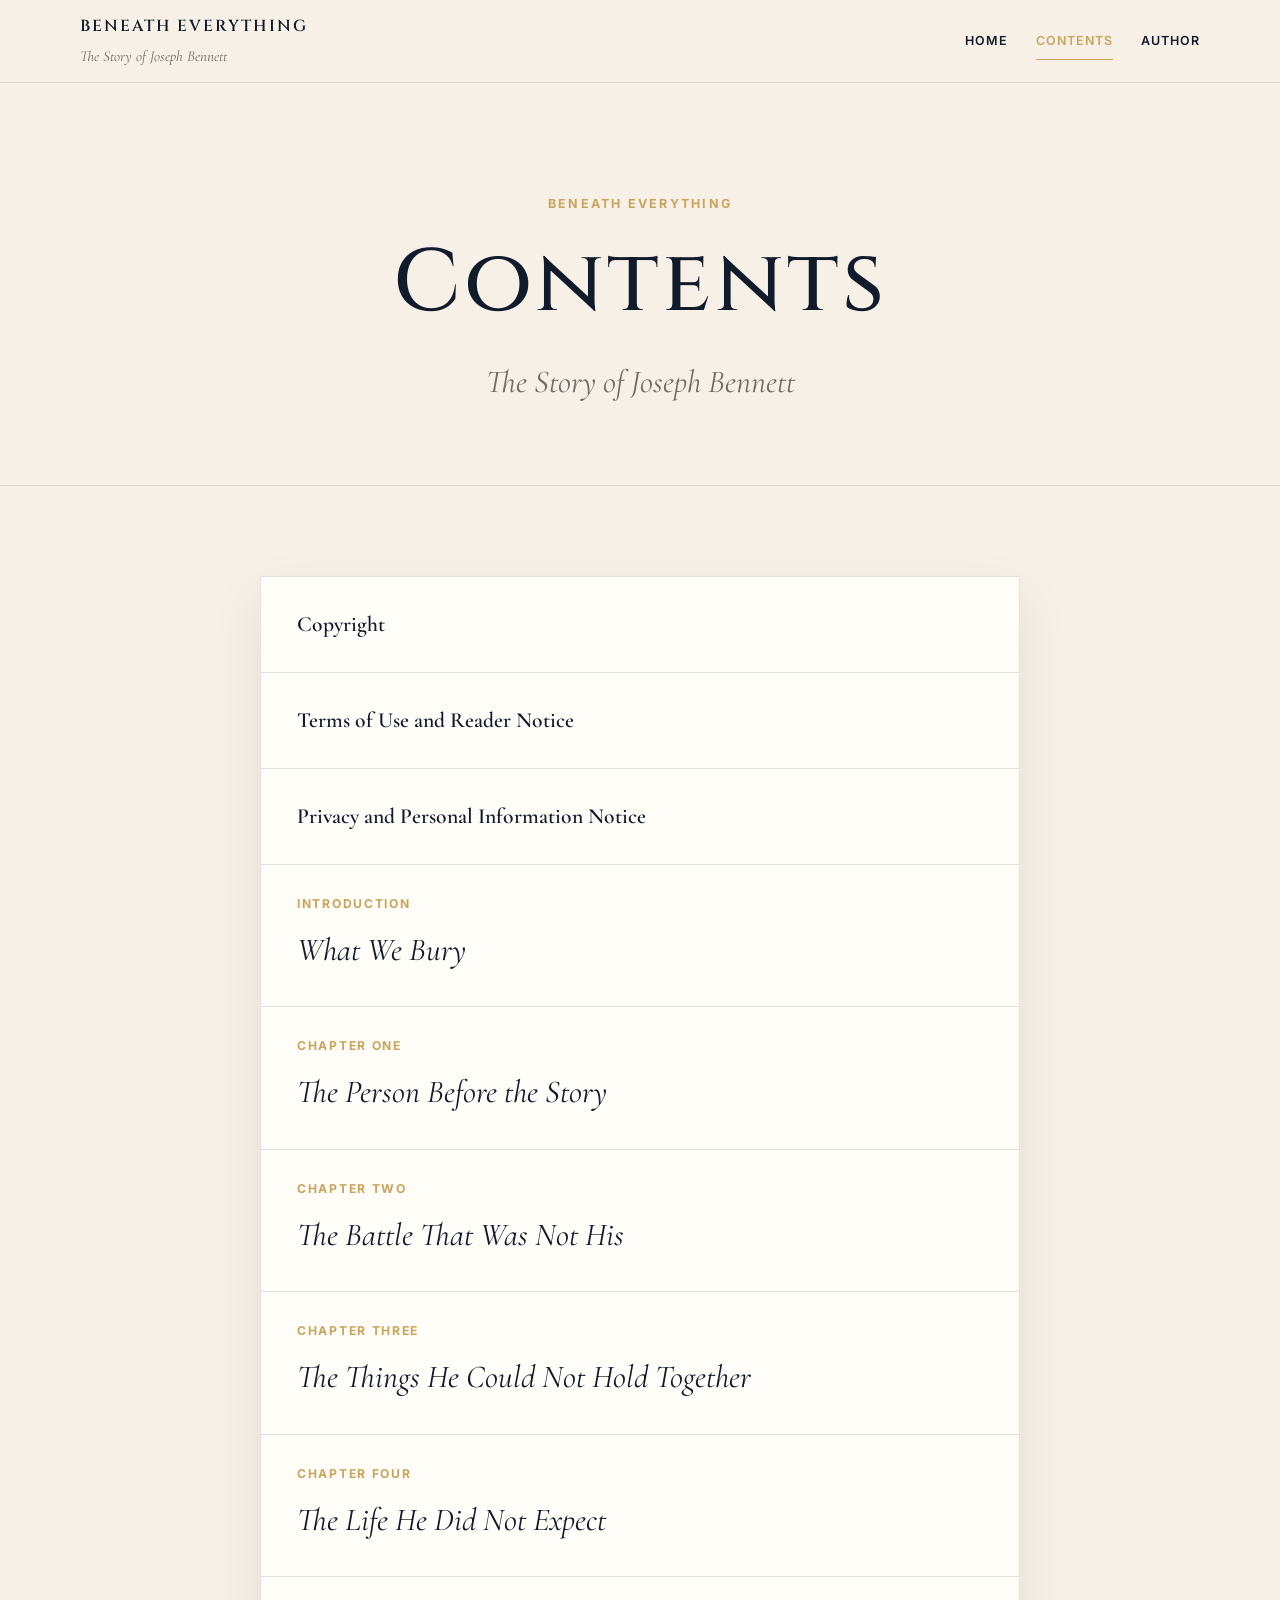
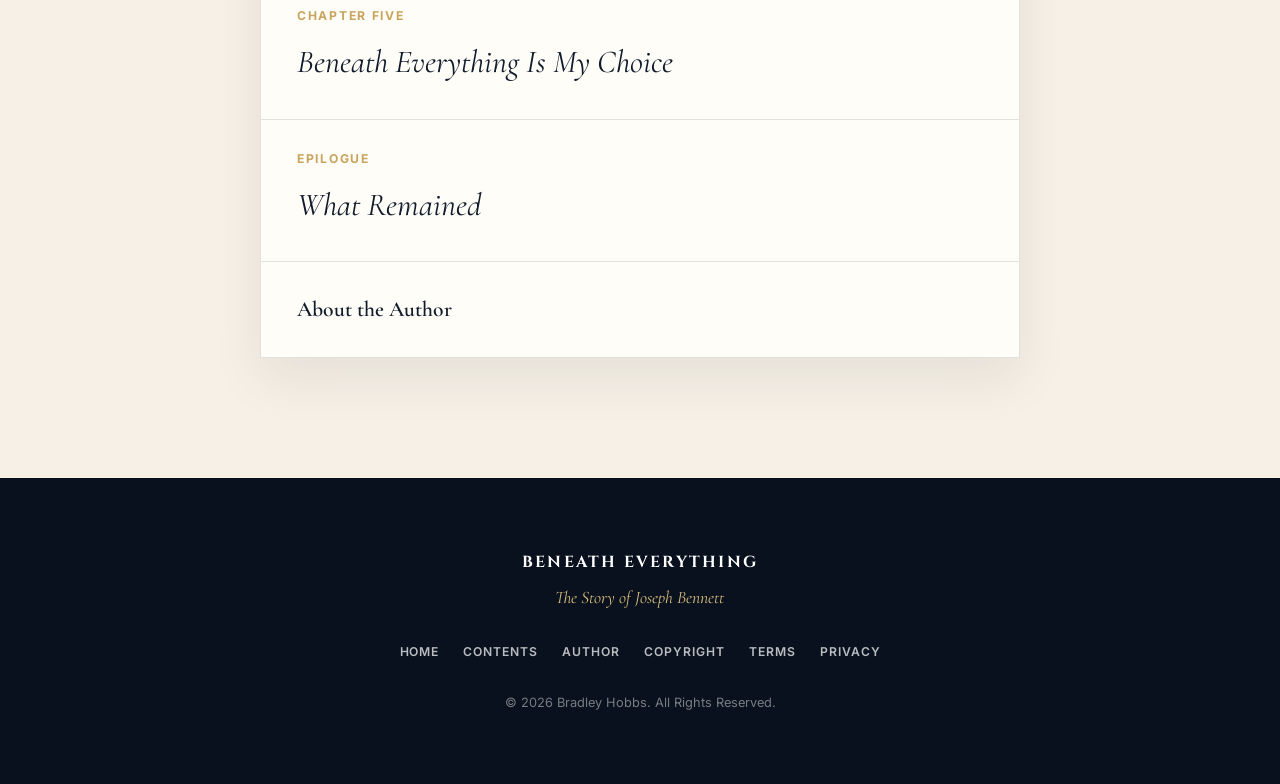
<file: contents.html>
<!DOCTYPE html>
<html lang="en">

<head>

  <meta charset="UTF-8">

  <meta
    name="viewport"
    content="width=device-width, initial-scale=1.0">

  <title>
    Contents | Beneath Everything
  </title>

  <meta
    name="description"
    content="Explore the complete contents of Beneath Everything: The Story of Joseph Bennett by Bradley Hobbs.">

  <link
    rel="preconnect"
    href="https://fonts.googleapis.com">

  <link
    rel="preconnect"
    href="https://fonts.gstatic.com"
    crossorigin>

  <link
    href="https://fonts.googleapis.com/css2?family=Cinzel:wght@400;500;600;700&family=Cormorant+Garamond:ital,wght@0,400;0,500;0,600;0,700;1,400;1,500&family=Inter:wght@400;500;600;700&display=swap"
    rel="stylesheet">

  <link
    rel="stylesheet"
    href="css/book.css">

</head>


<body>


  <!-- ======================================================
       SITE HEADER
  ======================================================= -->

  <header class="site-header">

    <div class="nav-container">

      <a
        href="index.html"
        class="site-brand"
        aria-label="Beneath Everything Home">

        <span class="brand-main">
          BENEATH EVERYTHING
        </span>

        <span class="brand-subtitle">
          The Story of Joseph Bennett
        </span>

      </a>


      <button
        class="menu-toggle"
        type="button"
        aria-label="Open navigation"
        aria-expanded="false">

        <span></span>
        <span></span>
        <span></span>

      </button>


      <nav
        class="site-navigation"
        aria-label="Main Navigation">

        <a href="index.html">
          Home
        </a>

        <a
          href="contents.html"
          aria-current="page">

          Contents
        </a>

        <a href="author.html">
          Author
        </a>

      </nav>

    </div>

  </header>


  <main>


    <!-- ======================================================
         CONTENTS HERO
    ======================================================= -->

    <section class="book-page-hero">

      <div class="content-container narrow center">

        <p class="section-eyebrow">
          Beneath Everything
        </p>

        <h1>
          Contents
        </h1>

        <p class="page-subtitle">
          The Story of Joseph Bennett
        </p>

      </div>

    </section>


    <!-- ======================================================
         TABLE OF CONTENTS
    ======================================================= -->

    <section class="contents-section">

      <div class="content-container narrow">

        <div class="contents-list">


          <!-- COPYRIGHT -->

          <a
            href="copyright.html"
            class="contents-item contents-item-simple">

            <span>
              Copyright
            </span>

          </a>


          <!-- TERMS -->

          <a
            href="terms.html"
            class="contents-item contents-item-simple">

            <span>
              Terms of Use and Reader Notice
            </span>

          </a>


          <!-- PRIVACY -->

          <a
            href="privacy.html"
            class="contents-item contents-item-simple">

            <span>
              Privacy and Personal Information Notice
            </span>

          </a>


          <!-- INTRODUCTION -->

          <a
            href="introduction.html"
            class="contents-item">

            <span class="contents-label">
              Introduction
            </span>

            <span class="contents-title">
              What We Bury
            </span>

          </a>


          <!-- CHAPTER ONE -->

          <a
            href="chapter-1.html"
            class="contents-item">

            <span class="contents-label">
              Chapter One
            </span>

            <span class="contents-title">
              The Person Before the Story
            </span>

          </a>


          <!-- CHAPTER TWO -->

          <a
            href="chapter-2.html"
            class="contents-item">

            <span class="contents-label">
              Chapter Two
            </span>

            <span class="contents-title">
              The Battle That Was Not His
            </span>

          </a>


          <!-- CHAPTER THREE -->

          <a
            href="chapter-3.html"
            class="contents-item">

            <span class="contents-label">
              Chapter Three
            </span>

            <span class="contents-title">
              The Things He Could Not Hold Together
            </span>

          </a>


          <!-- CHAPTER FOUR -->

          <a
            href="chapter-4.html"
            class="contents-item">

            <span class="contents-label">
              Chapter Four
            </span>

            <span class="contents-title">
              The Life He Did Not Expect
            </span>

          </a>


          <!-- CHAPTER FIVE -->

          <a
            href="chapter-5.html"
            class="contents-item">

            <span class="contents-label">
              Chapter Five
            </span>

            <span class="contents-title">
              Beneath Everything Is My Choice
            </span>

          </a>


          <!-- EPILOGUE -->

          <a
            href="epilogue.html"
            class="contents-item">

            <span class="contents-label">
              Epilogue
            </span>

            <span class="contents-title">
              What Remained
            </span>

          </a>


          <!-- AUTHOR -->

          <a
            href="author.html"
            class="contents-item contents-item-author">

            <span>
              About the Author
            </span>

          </a>


        </div>

      </div>

    </section>


  </main>


  <!-- ======================================================
       FOOTER
  ======================================================= -->

  <footer class="site-footer">

    <div class="content-container footer-content">

      <div class="footer-brand">

        <strong>
          BENEATH EVERYTHING
        </strong>

        <span>
          The Story of Joseph Bennett
        </span>

      </div>


      <div class="footer-links">

        <a href="index.html">
          Home
        </a>

        <a href="contents.html">
          Contents
        </a>

        <a href="author.html">
          Author
        </a>

        <a href="copyright.html">
          Copyright
        </a>

        <a href="terms.html">
          Terms
        </a>

        <a href="privacy.html">
          Privacy
        </a>

      </div>


      <p class="footer-copyright">
        © 2026 Bradley Hobbs. All Rights Reserved.
      </p>

    </div>

  </footer>


  <!-- ======================================================
       BOOK JAVASCRIPT
  ======================================================= -->

  <script src="js/book.js"></script>


</body>
</html>
</file>
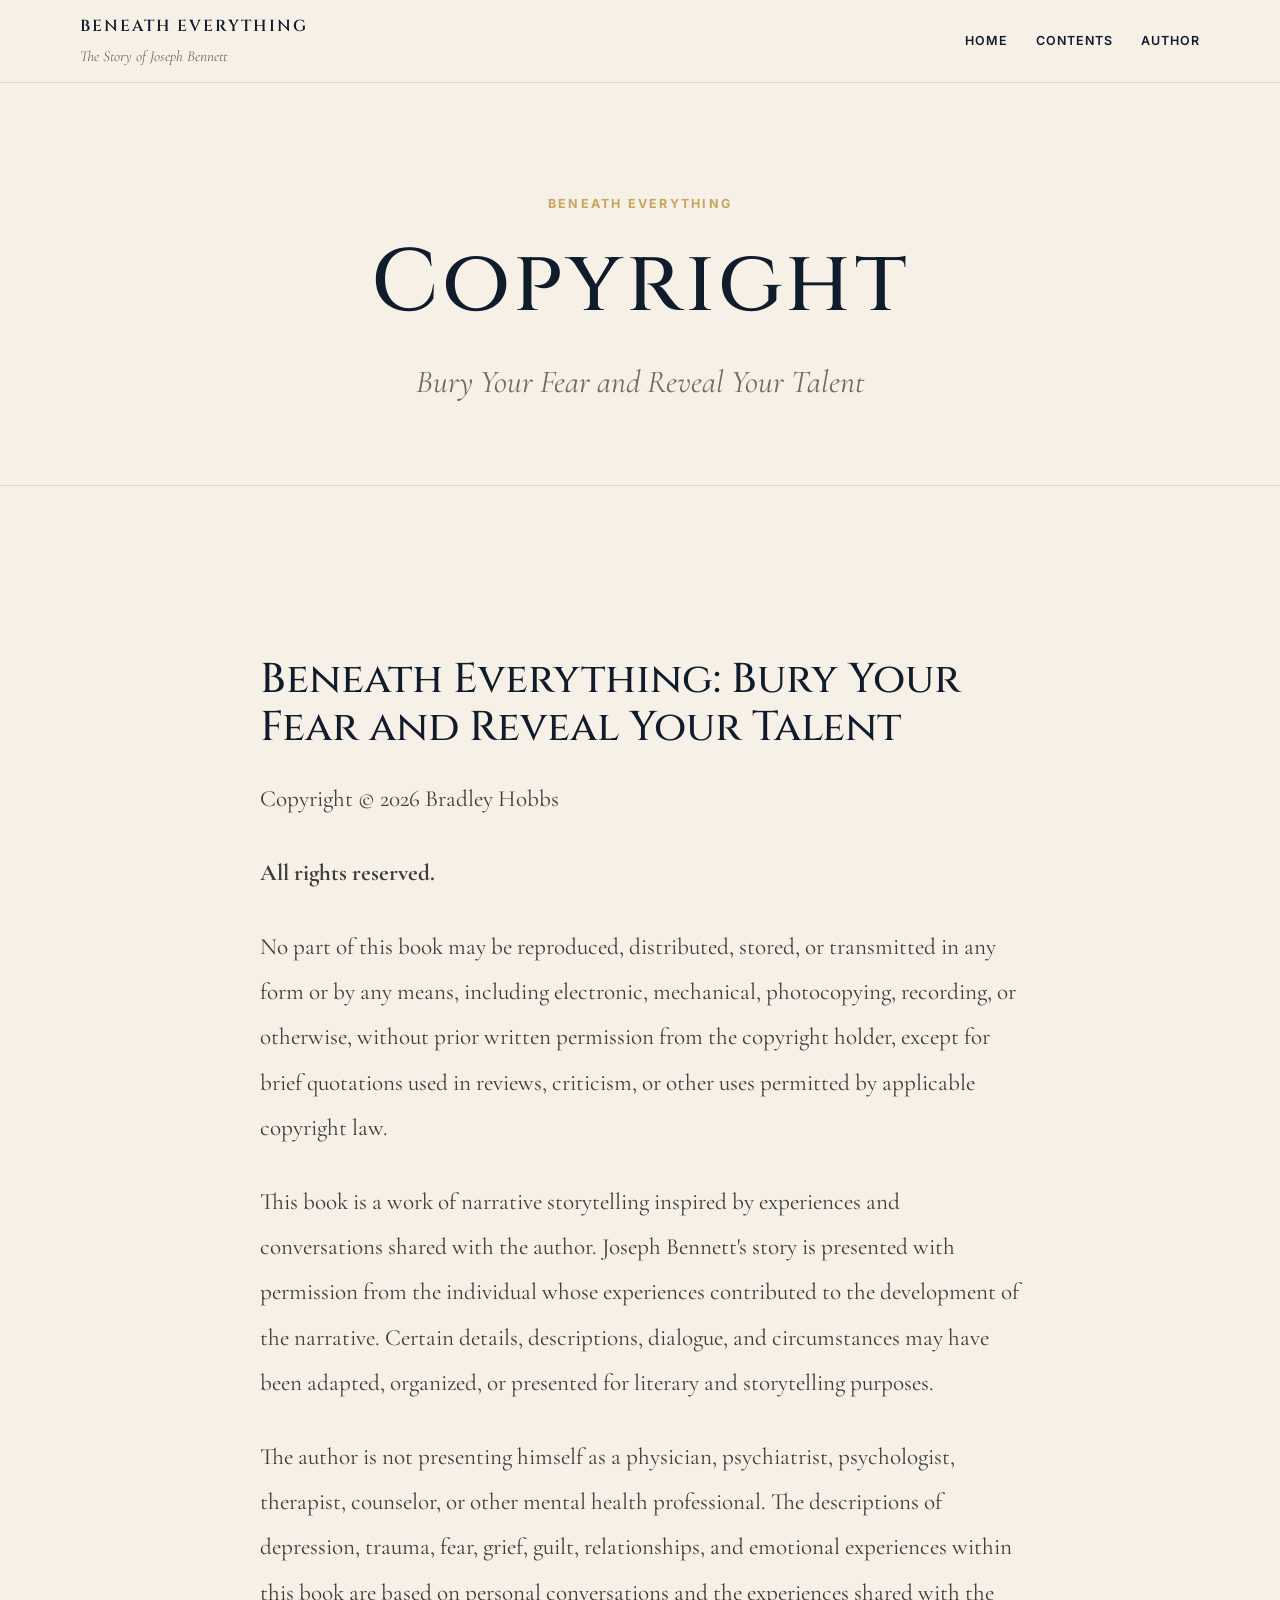
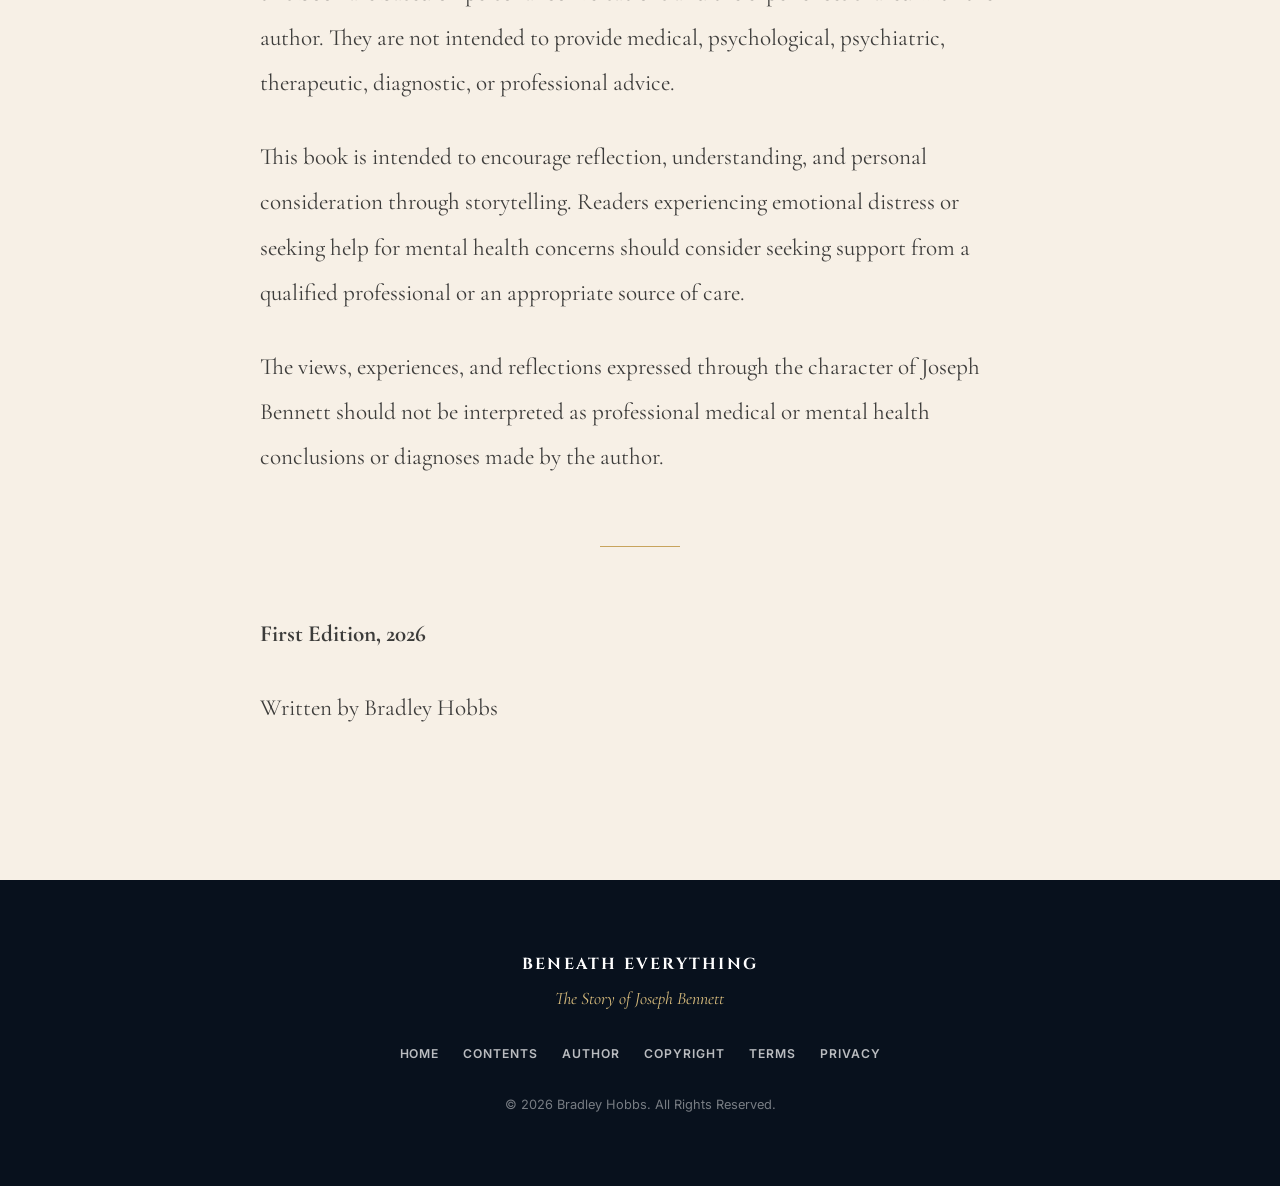
<file: copyright.html>
<!DOCTYPE html>
<html lang="en">

<head>

  <meta charset="UTF-8">

  <meta
    name="viewport"
    content="width=device-width, initial-scale=1.0">

  <title>
    Copyright | Beneath Everything
  </title>

  <meta
    name="description"
    content="Copyright information for Beneath Everything: Bury Your Fear and Reveal Your Talent by Bradley Hobbs.">

  <meta
    name="author"
    content="Bradley Hobbs">


  <!-- FONTS -->

  <link
    rel="preconnect"
    href="https://fonts.googleapis.com">

  <link
    rel="preconnect"
    href="https://fonts.gstatic.com"
    crossorigin>

  <link
    href="https://fonts.googleapis.com/css2?family=Cinzel:wght@400;500;600;700&family=Cormorant+Garamond:ital,wght@0,400;0,500;0,600;0,700;1,400;1,500&family=Inter:wght@400;500;600;700&display=swap"
    rel="stylesheet">


  <!-- BOOK STYLES -->

  <link
    rel="stylesheet"
    href="css/book.css">

</head>


<body>


  <!-- ======================================================
       SITE HEADER
  ======================================================= -->

  <header class="site-header">

    <div class="nav-container">

      <a
        href="index.html"
        class="site-brand"
        aria-label="Beneath Everything Home">

        <span class="brand-main">
          BENEATH EVERYTHING
        </span>

        <span class="brand-subtitle">
          The Story of Joseph Bennett
        </span>

      </a>


      <button
        class="menu-toggle"
        type="button"
        aria-label="Open navigation"
        aria-expanded="false">

        <span></span>
        <span></span>
        <span></span>

      </button>


      <nav
        class="site-navigation"
        aria-label="Main Navigation">

        <a href="index.html">
          Home
        </a>

        <a href="contents.html">
          Contents
        </a>

        <a href="author.html">
          Author
        </a>

      </nav>

    </div>

  </header>


  <main>


    <!-- ======================================================
         PAGE HERO
    ======================================================= -->

    <section class="book-page-hero">

      <div class="content-container narrow center">

        <p class="section-eyebrow">
          Beneath Everything
        </p>

        <h1>
          Copyright
        </h1>

        <p class="page-subtitle">
          Bury Your Fear and Reveal Your Talent
        </p>

      </div>

    </section>


    <!-- ======================================================
         COPYRIGHT CONTENT
    ======================================================= -->

    <section class="reading-section">

      <article class="content-container narrow reading-content">


        <h2>
          Beneath Everything: Bury Your Fear and Reveal Your Talent
        </h2>


        <p>
          Copyright © 2026 Bradley Hobbs
        </p>


        <p>
          <strong>
            All rights reserved.
          </strong>
        </p>


        <p>
          No part of this book may be reproduced, distributed, stored, or transmitted in any form or by any means, including electronic, mechanical, photocopying, recording, or otherwise, without prior written permission from the copyright holder, except for brief quotations used in reviews, criticism, or other uses permitted by applicable copyright law.
        </p>


        <p>
          This book is a work of narrative storytelling inspired by experiences and conversations shared with the author. Joseph Bennett's story is presented with permission from the individual whose experiences contributed to the development of the narrative. Certain details, descriptions, dialogue, and circumstances may have been adapted, organized, or presented for literary and storytelling purposes.
        </p>


        <p>
          The author is not presenting himself as a physician, psychiatrist, psychologist, therapist, counselor, or other mental health professional. The descriptions of depression, trauma, fear, grief, guilt, relationships, and emotional experiences within this book are based on personal conversations and the experiences shared with the author. They are not intended to provide medical, psychological, psychiatric, therapeutic, diagnostic, or professional advice.
        </p>


        <p>
          This book is intended to encourage reflection, understanding, and personal consideration through storytelling. Readers experiencing emotional distress or seeking help for mental health concerns should consider seeking support from a qualified professional or an appropriate source of care.
        </p>


        <p>
          The views, experiences, and reflections expressed through the character of Joseph Bennett should not be interpreted as professional medical or mental health conclusions or diagnoses made by the author.
        </p>


        <div class="reading-divider"></div>


        <p>
          <strong>
            First Edition, 2026
          </strong>
        </p>


        <p>
          Written by Bradley Hobbs
        </p>


      </article>

    </section>


  </main>


  <!-- ======================================================
       FOOTER
  ======================================================= -->

  <footer class="site-footer">

    <div class="content-container footer-content">

      <div class="footer-brand">

        <strong>
          BENEATH EVERYTHING
        </strong>

        <span>
          The Story of Joseph Bennett
        </span>

      </div>


      <div class="footer-links">

        <a href="index.html">
          Home
        </a>

        <a href="contents.html">
          Contents
        </a>

        <a href="author.html">
          Author
        </a>

        <a
          href="copyright.html"
          aria-current="page">

          Copyright
        </a>

        <a href="terms.html">
          Terms
        </a>

        <a href="privacy.html">
          Privacy
        </a>

      </div>


      <p class="footer-copyright">
        © 2026 Bradley Hobbs. All Rights Reserved.
      </p>

    </div>

  </footer>


  <!-- ======================================================
       BOOK JAVASCRIPT
  ======================================================= -->

  <script src="js/book.js"></script>


</body>
</html>
</file>
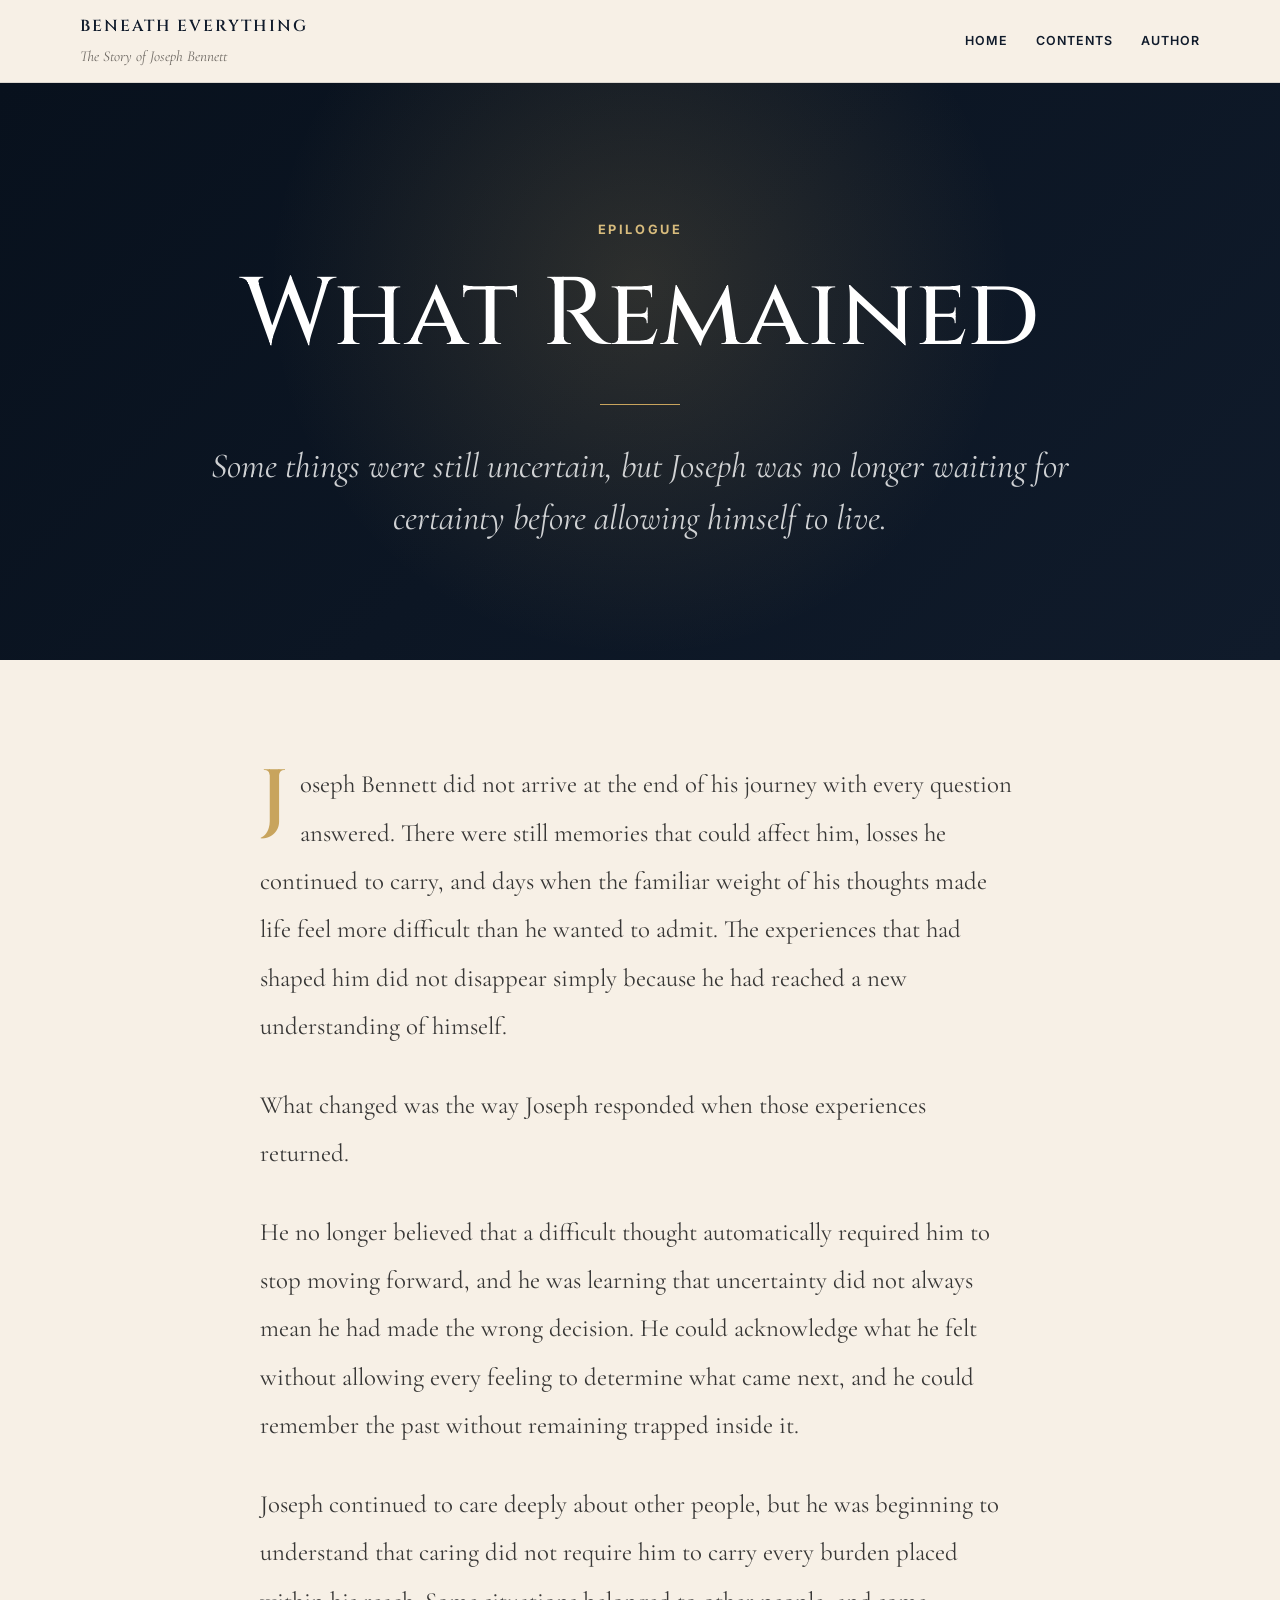
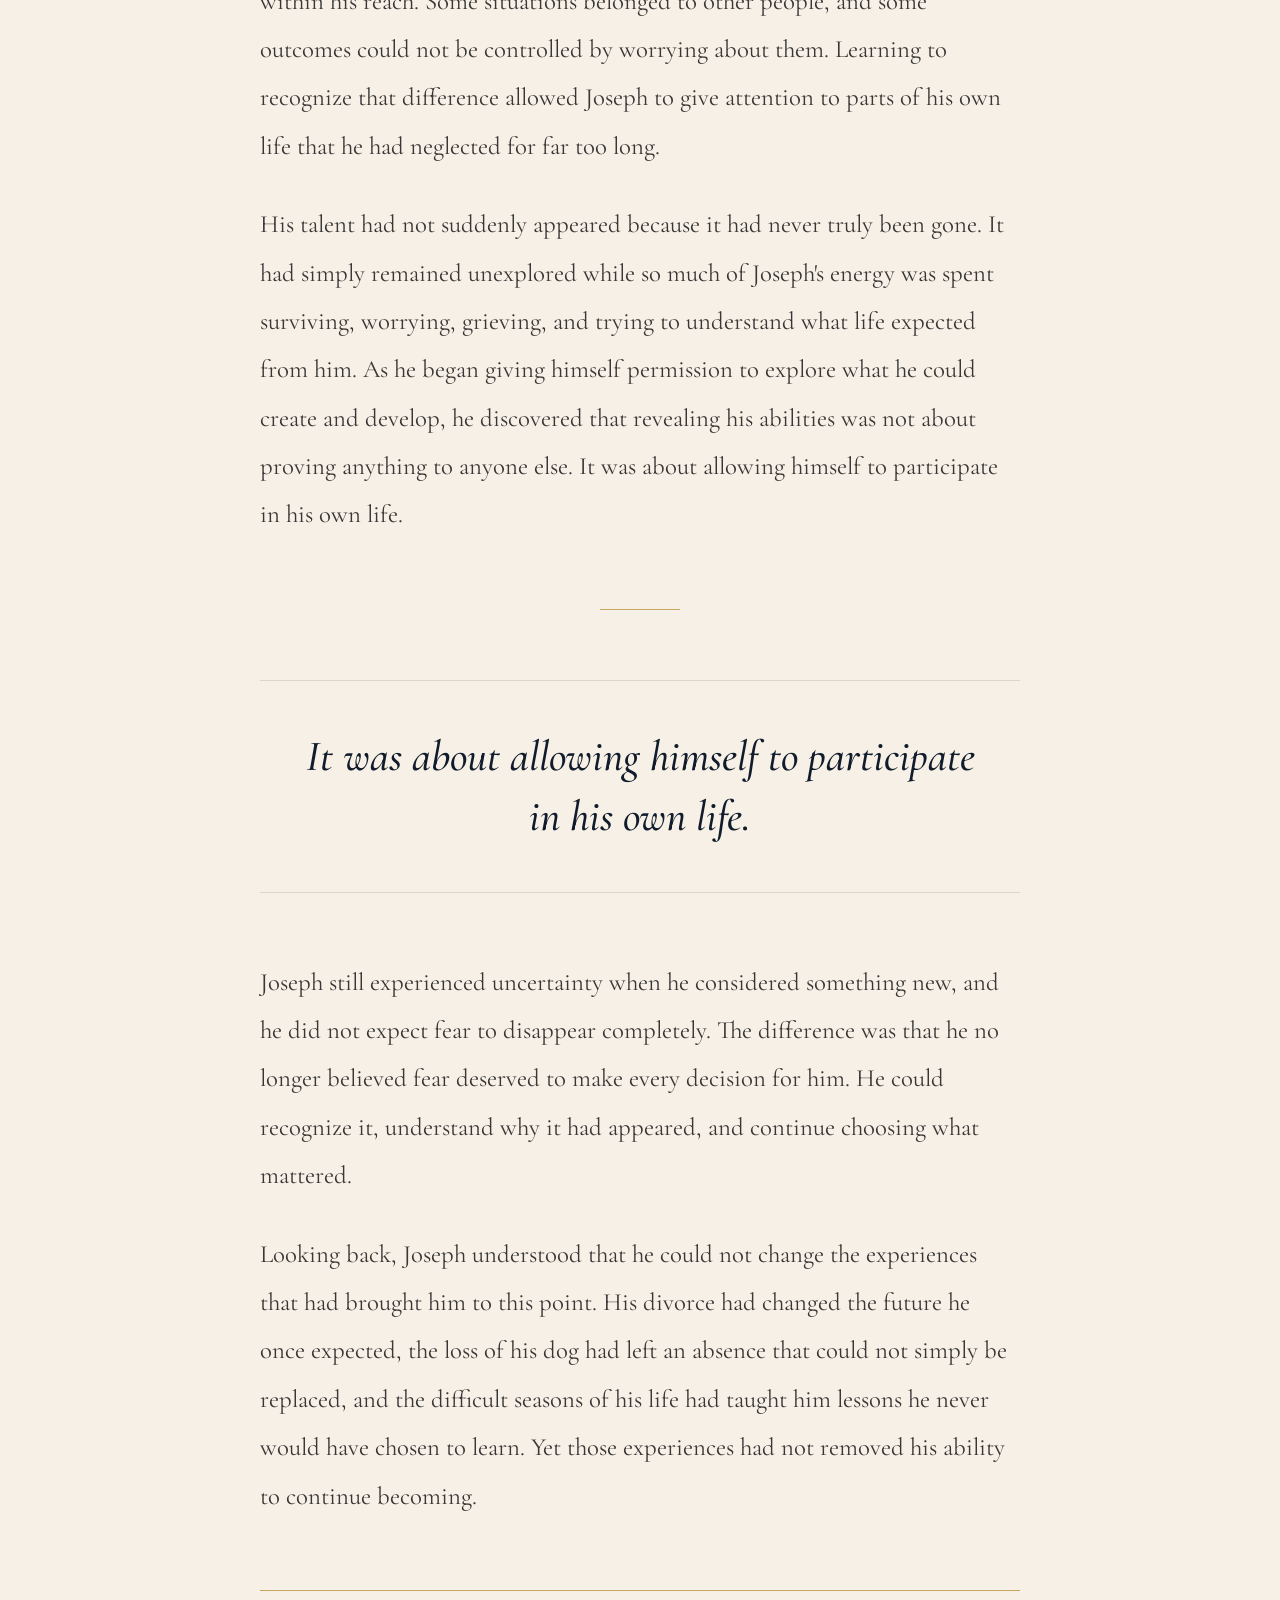
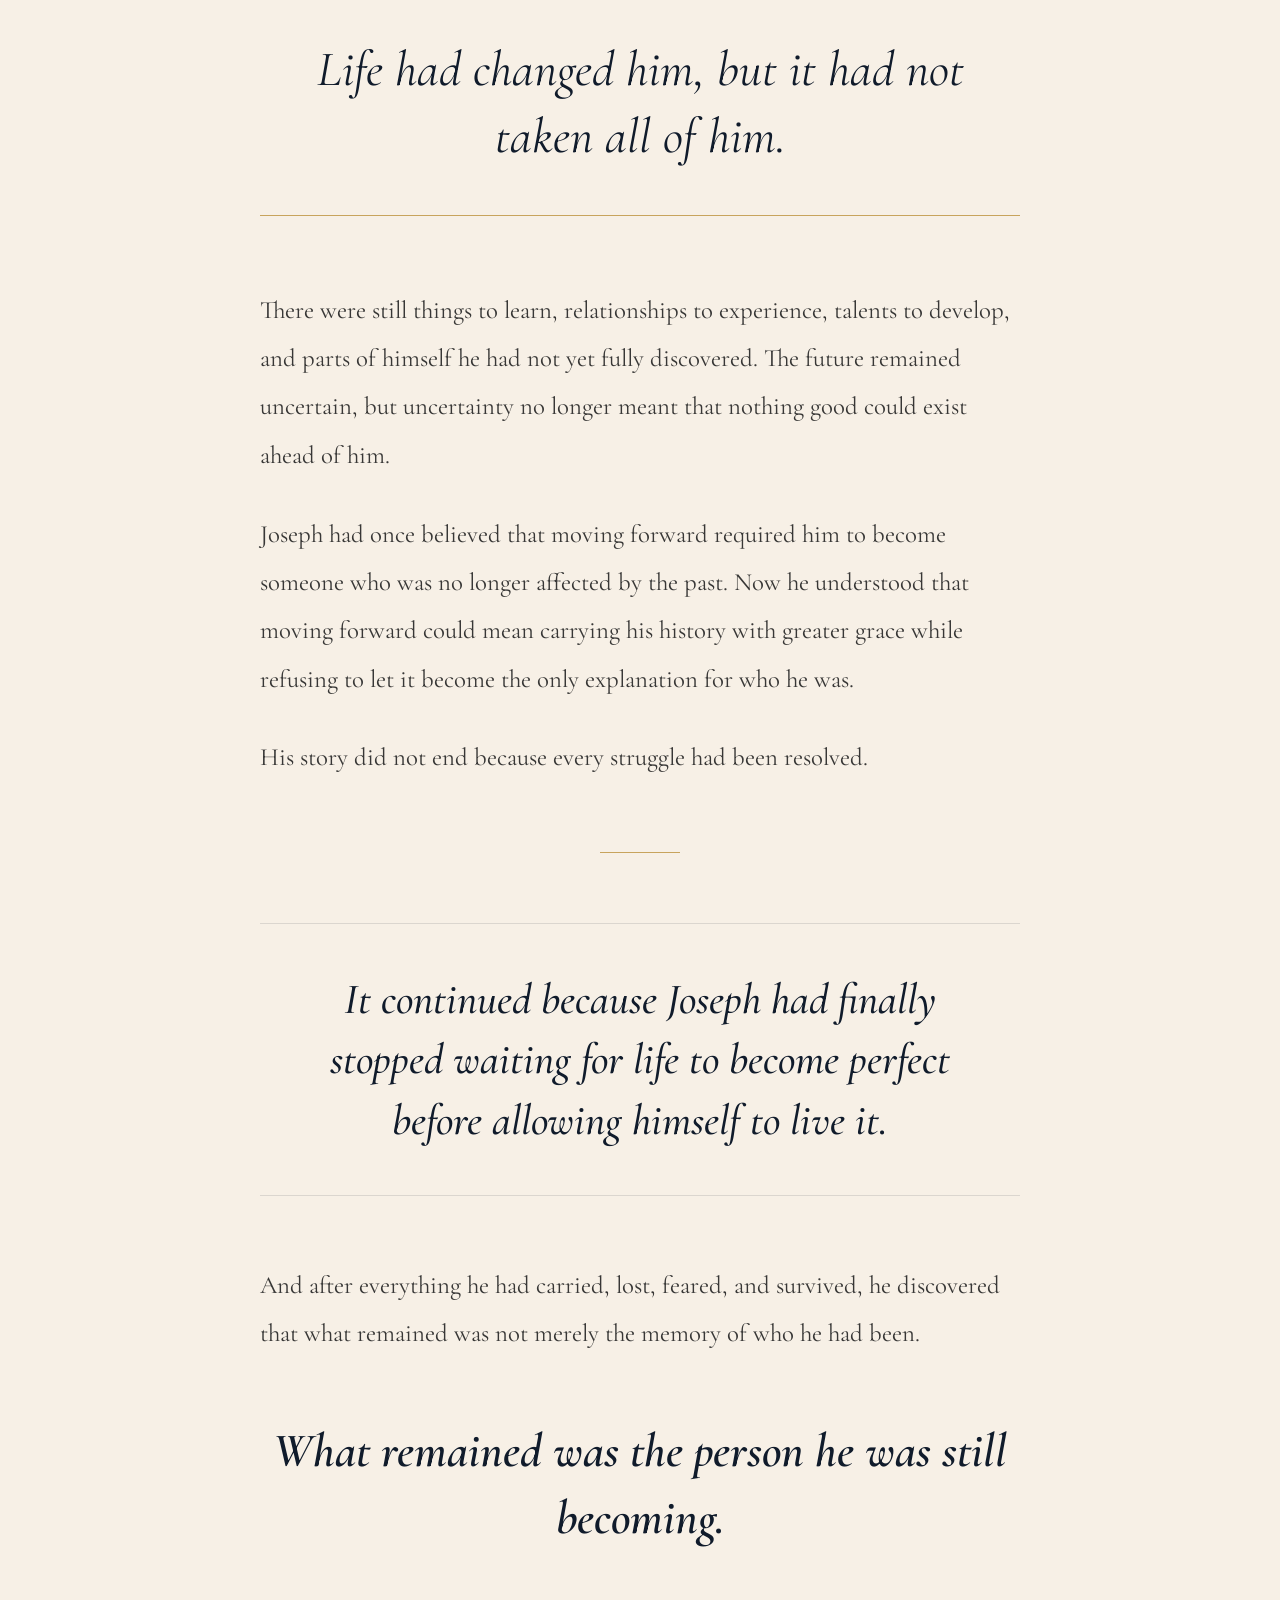
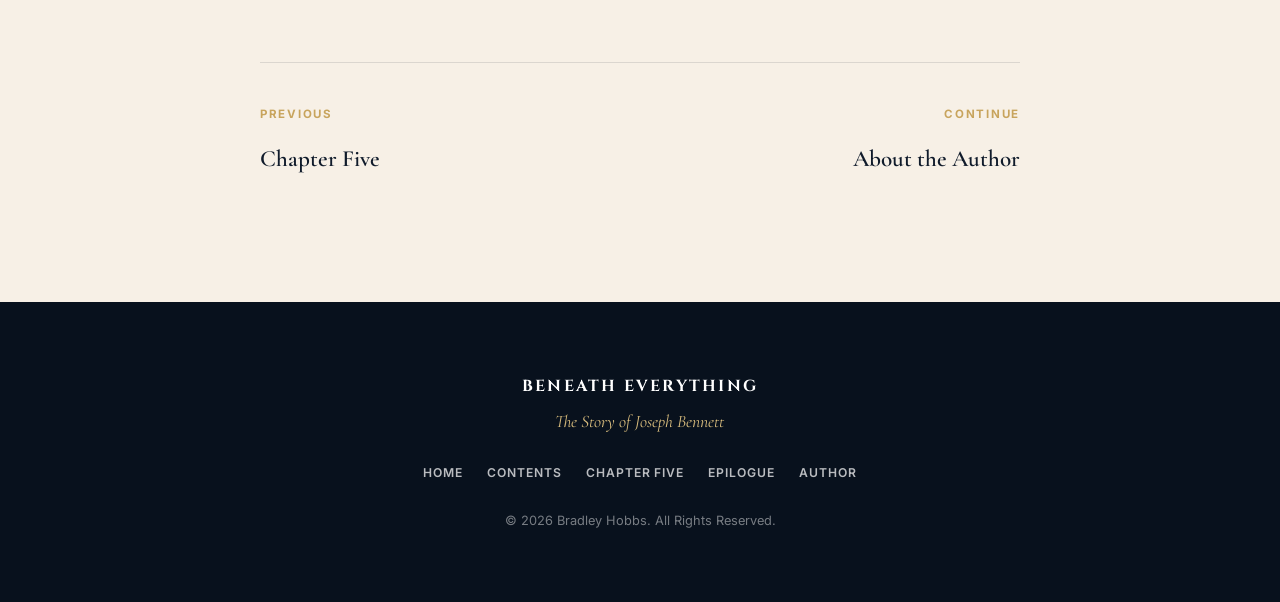
<file: epilogue.html>
<!DOCTYPE html>

<html lang="en">

<head>

  <meta charset="UTF-8">

  <meta
    name="viewport"
    content="width=device-width, initial-scale=1.0">

  <title>
    Epilogue | What Remained | Beneath Everything
  </title>

  <meta
    name="description"
    content="Read the Epilogue, What Remained, from Beneath Everything: The Story of Joseph Bennett by Bradley Hobbs.">

  <meta
    name="author"
    content="Bradley Hobbs">


  <!-- ======================================================
       FONTS
  ======================================================= -->

  <link
    rel="preconnect"
    href="https://fonts.googleapis.com">

  <link
    rel="preconnect"
    href="https://fonts.gstatic.com"
    crossorigin>


  <link
    href="https://fonts.googleapis.com/css2?family=Cinzel:wght@400;500;600;700&family=Cormorant+Garamond:ital,wght@0,400;0,500;0,600;0,700;1,400;1,500&family=Inter:wght@400;500;600;700&display=swap"
    rel="stylesheet">


  <!-- ======================================================
       EPILOGUE STYLES
  ======================================================= -->

  <link
    rel="stylesheet"
    href="css/epilogue.css">

</head>


<body>


  <!-- ======================================================
       SITE HEADER
  ======================================================= -->

  <header class="site-header">

    <div class="nav-container">


      <a
        href="index.html"
        class="site-brand"
        aria-label="Beneath Everything Home">

        <span class="brand-main">
          BENEATH EVERYTHING
        </span>

        <span class="brand-subtitle">
          The Story of Joseph Bennett
        </span>

      </a>


      <button
        class="menu-toggle"
        type="button"
        aria-label="Open navigation"
        aria-expanded="false">

        <span></span>
        <span></span>
        <span></span>

      </button>


      <nav
        class="site-navigation"
        aria-label="Main Navigation">

        <a href="index.html">
          Home
        </a>

        <a href="contents.html">
          Contents
        </a>

        <a href="author.html">
          Author
        </a>

      </nav>


    </div>

  </header>


  <main>


    <!-- ======================================================
         EPILOGUE HERO
    ======================================================= -->

    <section class="epilogue-hero">

      <div class="epilogue-hero-content">


        <p class="epilogue-label">
          Epilogue
        </p>


        <h1>
          What Remained
        </h1>


        <div class="epilogue-divider"></div>


        <p class="epilogue-introduction">
          Some things were still uncertain, but Joseph was no longer waiting for certainty before allowing himself to live.
        </p>


      </div>

    </section>


    <!-- ======================================================
         EPILOGUE CONTENT
    ======================================================= -->

    <section class="epilogue-section">

      <article class="epilogue-content">


        <p>
          Joseph Bennett did not arrive at the end of his journey with every question answered. There were still memories that could affect him, losses he continued to carry, and days when the familiar weight of his thoughts made life feel more difficult than he wanted to admit. The experiences that had shaped him did not disappear simply because he had reached a new understanding of himself.
        </p>


        <p>
          What changed was the way Joseph responded when those experiences returned.
        </p>


        <p>
          He no longer believed that a difficult thought automatically required him to stop moving forward, and he was learning that uncertainty did not always mean he had made the wrong decision. He could acknowledge what he felt without allowing every feeling to determine what came next, and he could remember the past without remaining trapped inside it.
        </p>


        <p>
          Joseph continued to care deeply about other people, but he was beginning to understand that caring did not require him to carry every burden placed within his reach. Some situations belonged to other people, and some outcomes could not be controlled by worrying about them. Learning to recognize that difference allowed Joseph to give attention to parts of his own life that he had neglected for far too long.
        </p>


        <p>
          His talent had not suddenly appeared because it had never truly been gone. It had simply remained unexplored while so much of Joseph's energy was spent surviving, worrying, grieving, and trying to understand what life expected from him. As he began giving himself permission to explore what he could create and develop, he discovered that revealing his abilities was not about proving anything to anyone else. It was about allowing himself to participate in his own life.
        </p>


        <div class="epilogue-divider section-divider"></div>


        <div class="reflection">

          <p>
            It was about allowing himself to participate in his own life.
          </p>

        </div>


        <p>
          Joseph still experienced uncertainty when he considered something new, and he did not expect fear to disappear completely. The difference was that he no longer believed fear deserved to make every decision for him. He could recognize it, understand why it had appeared, and continue choosing what mattered.
        </p>


        <p>
          Looking back, Joseph understood that he could not change the experiences that had brought him to this point. His divorce had changed the future he once expected, the loss of his dog had left an absence that could not simply be replaced, and the difficult seasons of his life had taught him lessons he never would have chosen to learn. Yet those experiences had not removed his ability to continue becoming.
        </p>


        <blockquote>

          <p>
            Life had changed him, but it had not taken all of him.
          </p>

        </blockquote>


        <p>
          There were still things to learn, relationships to experience, talents to develop, and parts of himself he had not yet fully discovered. The future remained uncertain, but uncertainty no longer meant that nothing good could exist ahead of him.
        </p>


        <p>
          Joseph had once believed that moving forward required him to become someone who was no longer affected by the past. Now he understood that moving forward could mean carrying his history with greater grace while refusing to let it become the only explanation for who he was.
        </p>


        <p>
          His story did not end because every struggle had been resolved.
        </p>


        <div class="epilogue-divider section-divider"></div>


        <div class="closing-reflection">

          <p>
            It continued because Joseph had finally stopped waiting for life to become perfect before allowing himself to live it.
          </p>

        </div>


        <p>
          And after everything he had carried, lost, feared, and survived, he discovered that what remained was not merely the memory of who he had been.
        </p>


        <p class="final-paragraph">
          What remained was the person he was still becoming.
        </p>


        <!-- ==================================================
             EPILOGUE NAVIGATION
        =================================================== -->

        <nav
          class="epilogue-navigation"
          aria-label="Book Navigation">


          <a
            href="chapter-5.html"
            class="navigation-link previous">

            <span>
              Previous
            </span>

            <strong>
              Chapter Five
            </strong>

          </a>


          <a
            href="author.html"
            class="navigation-link next">

            <span>
              Continue
            </span>

            <strong>
              About the Author
            </strong>

          </a>


        </nav>


      </article>

    </section>


  </main>


  <!-- ======================================================
       FOOTER
  ======================================================= -->

  <footer class="site-footer">

    <div class="footer-content">


      <div class="footer-brand">

        <strong>
          BENEATH EVERYTHING
        </strong>

        <span>
          The Story of Joseph Bennett
        </span>

      </div>


      <div class="footer-links">

        <a href="index.html">
          Home
        </a>

        <a href="contents.html">
          Contents
        </a>

        <a href="chapter-5.html">
          Chapter Five
        </a>

        <a
          href="epilogue.html"
          aria-current="page">

          Epilogue
        </a>

        <a href="author.html">
          Author
        </a>

      </div>


      <p class="footer-copyright">
        © 2026 Bradley Hobbs. All Rights Reserved.
      </p>


    </div>

  </footer>


  <!-- ======================================================
       EPILOGUE JAVASCRIPT
  ======================================================= -->

  <script src="js/epilogue.js"></script>


</body>

</html>
</file>
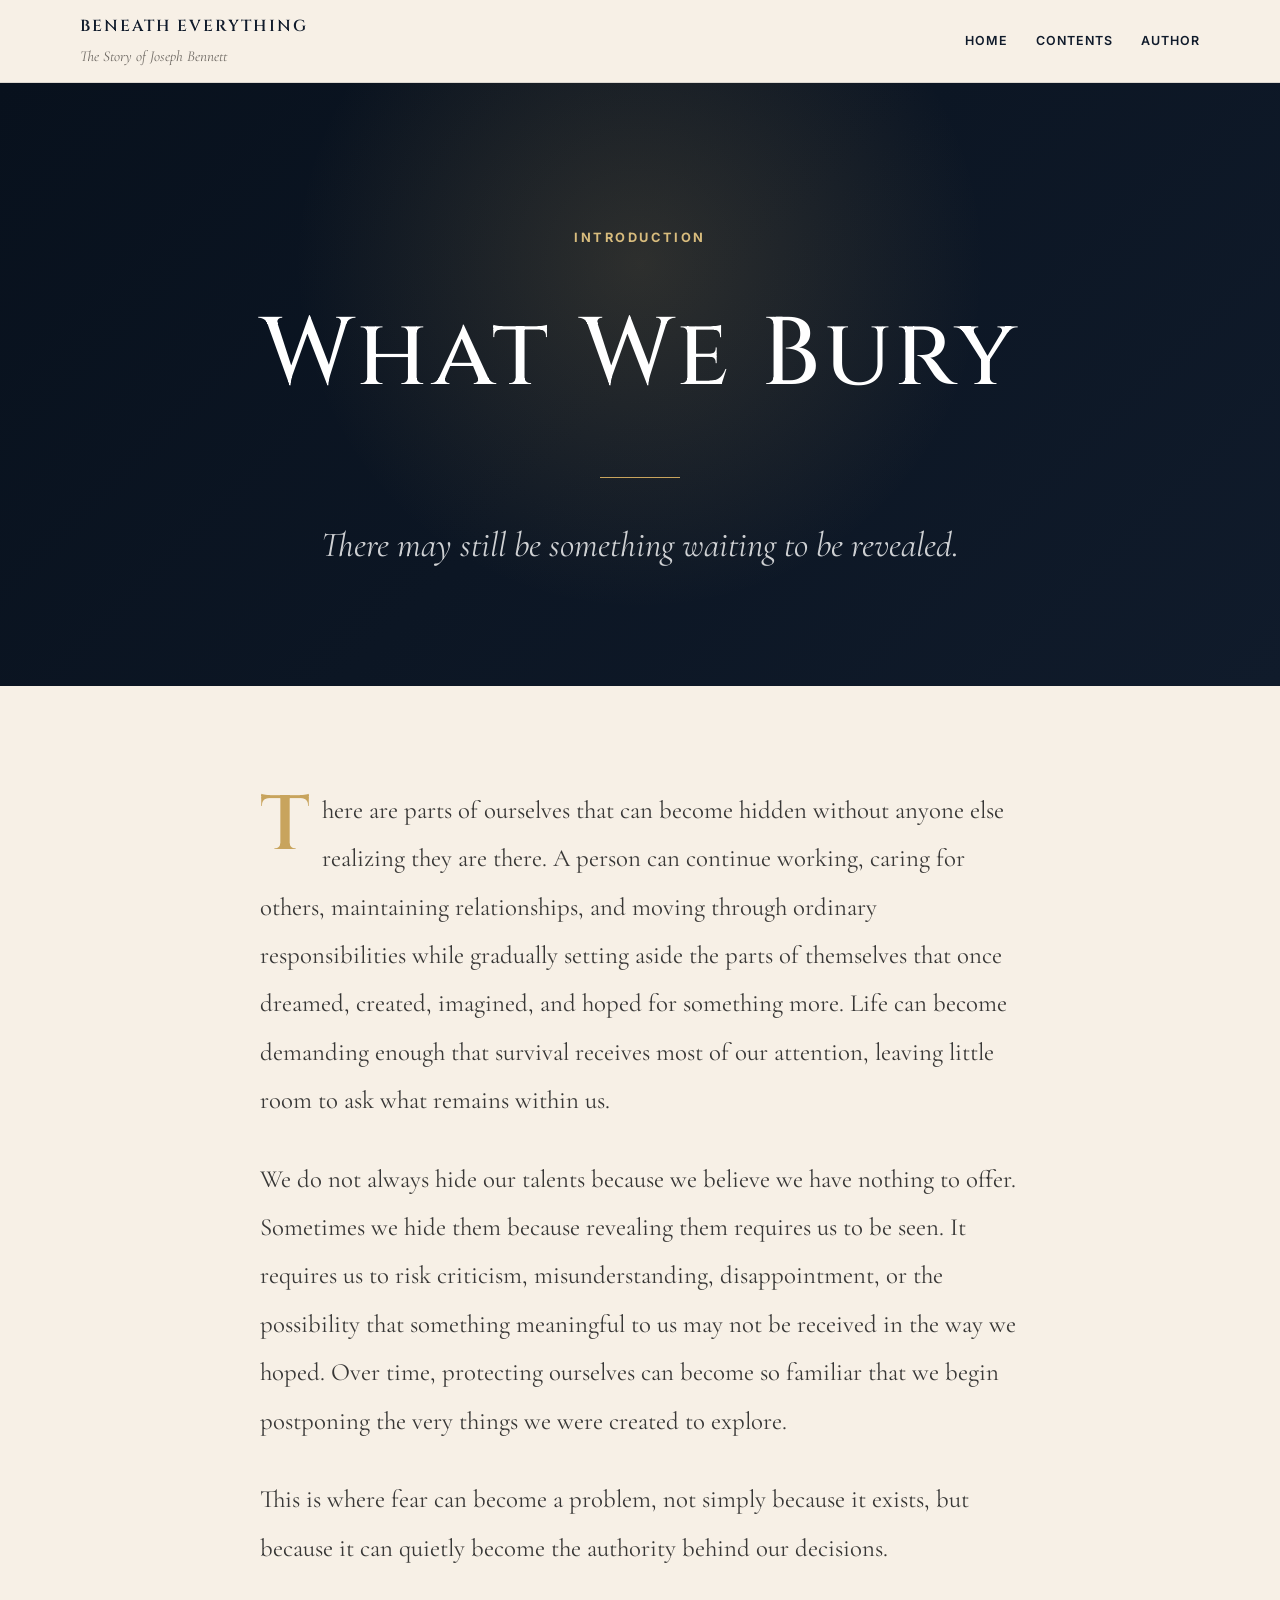
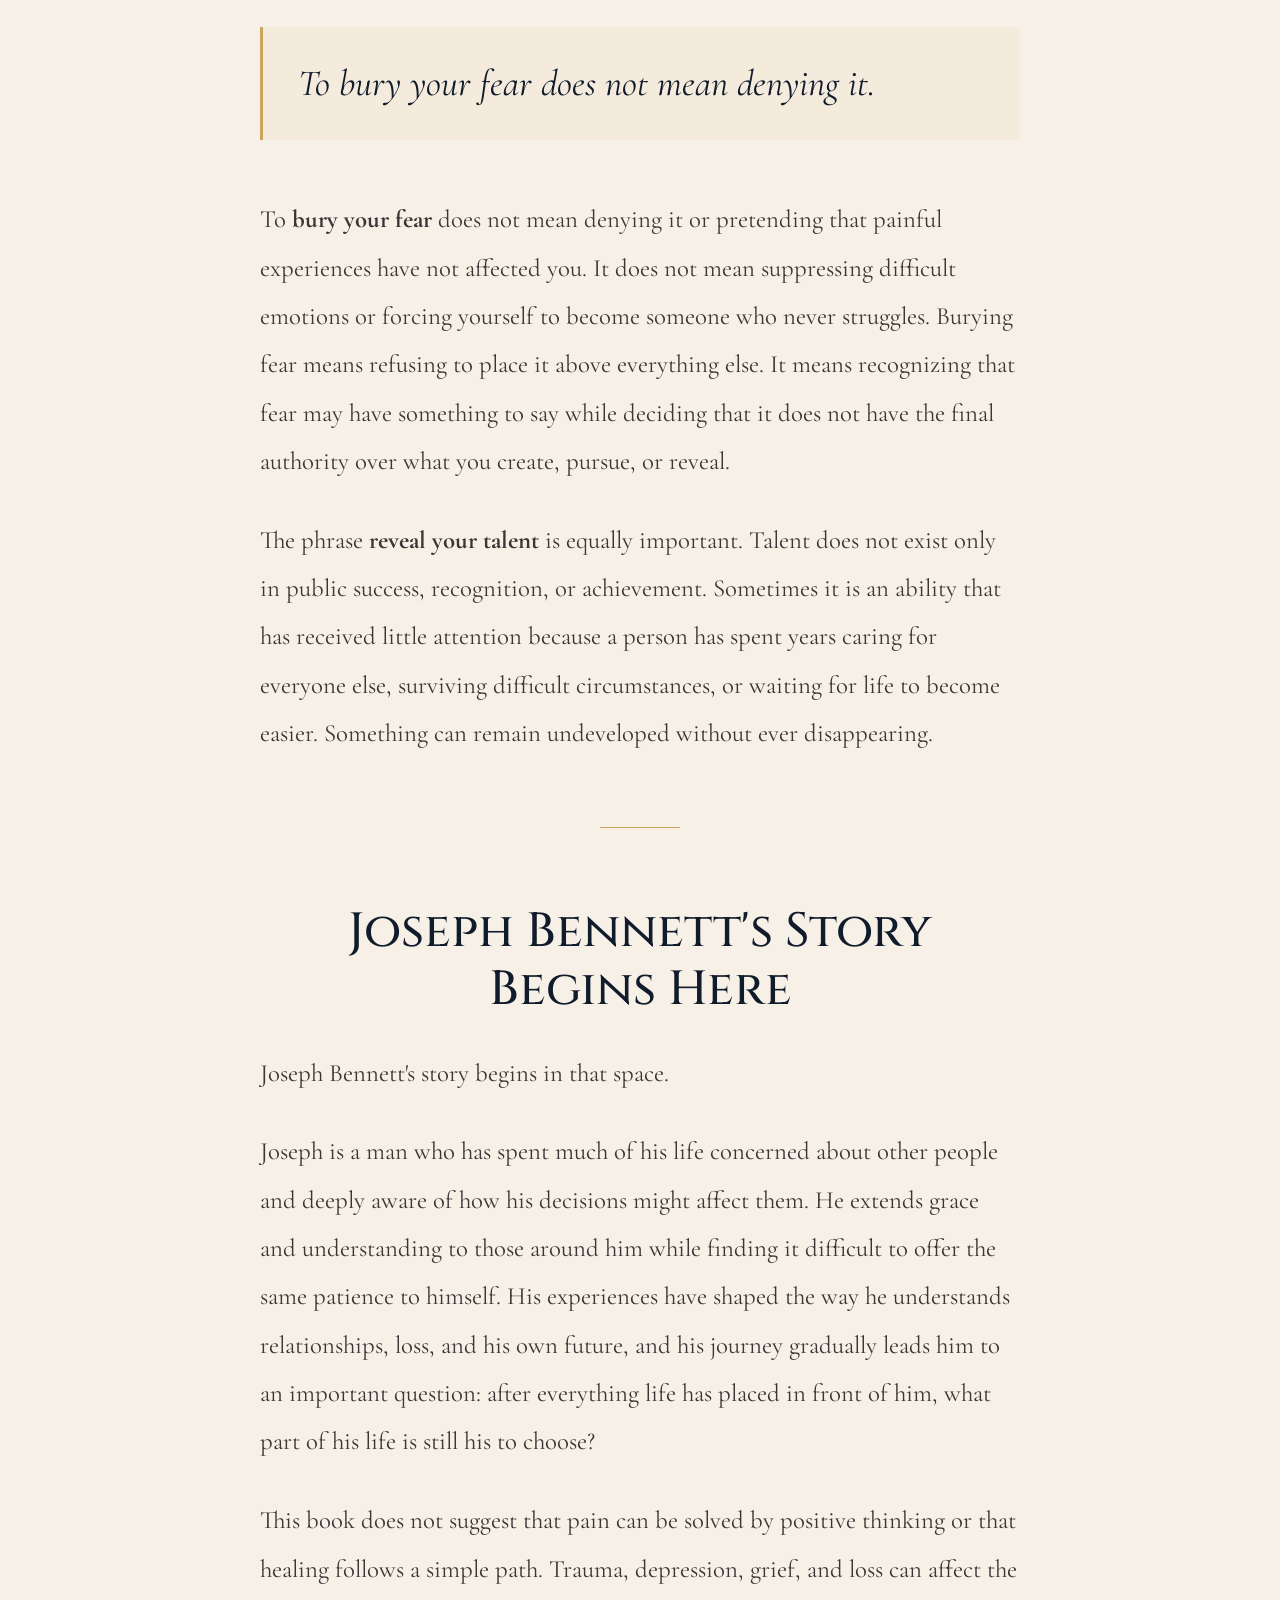
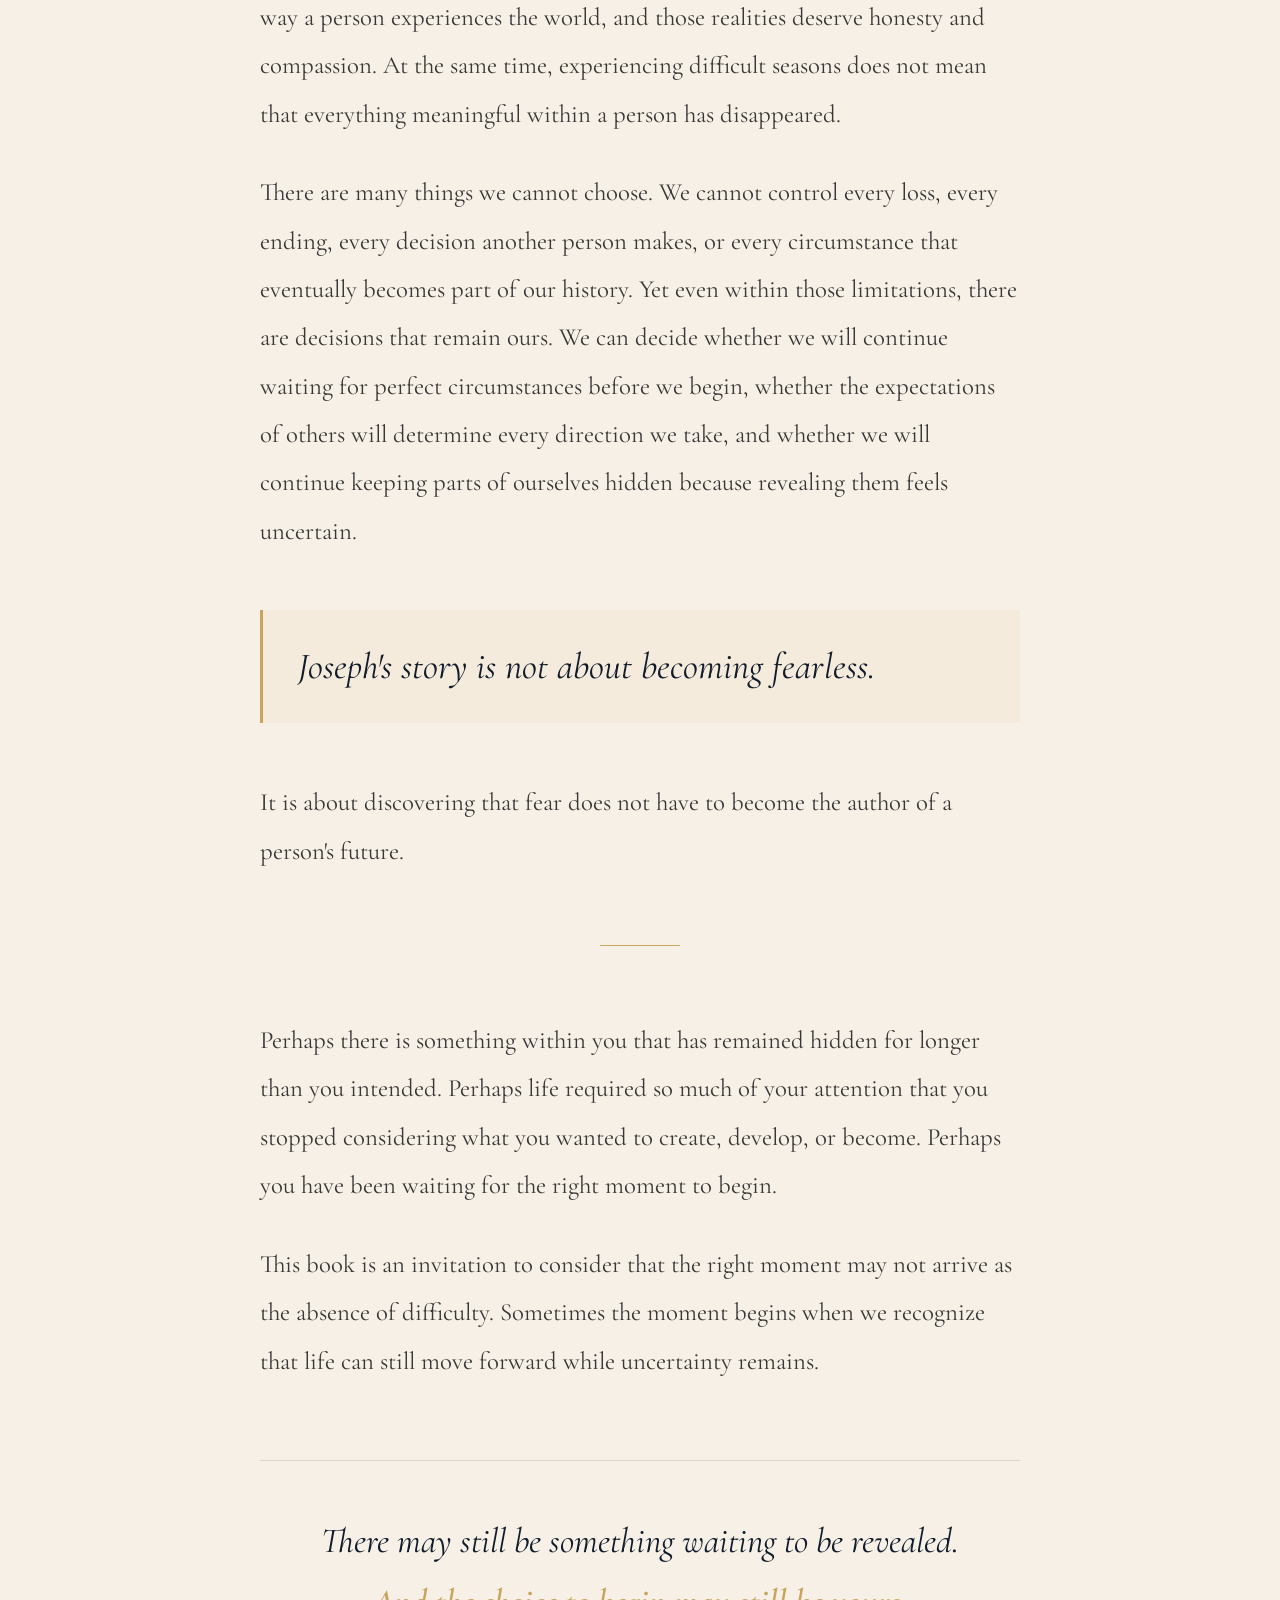
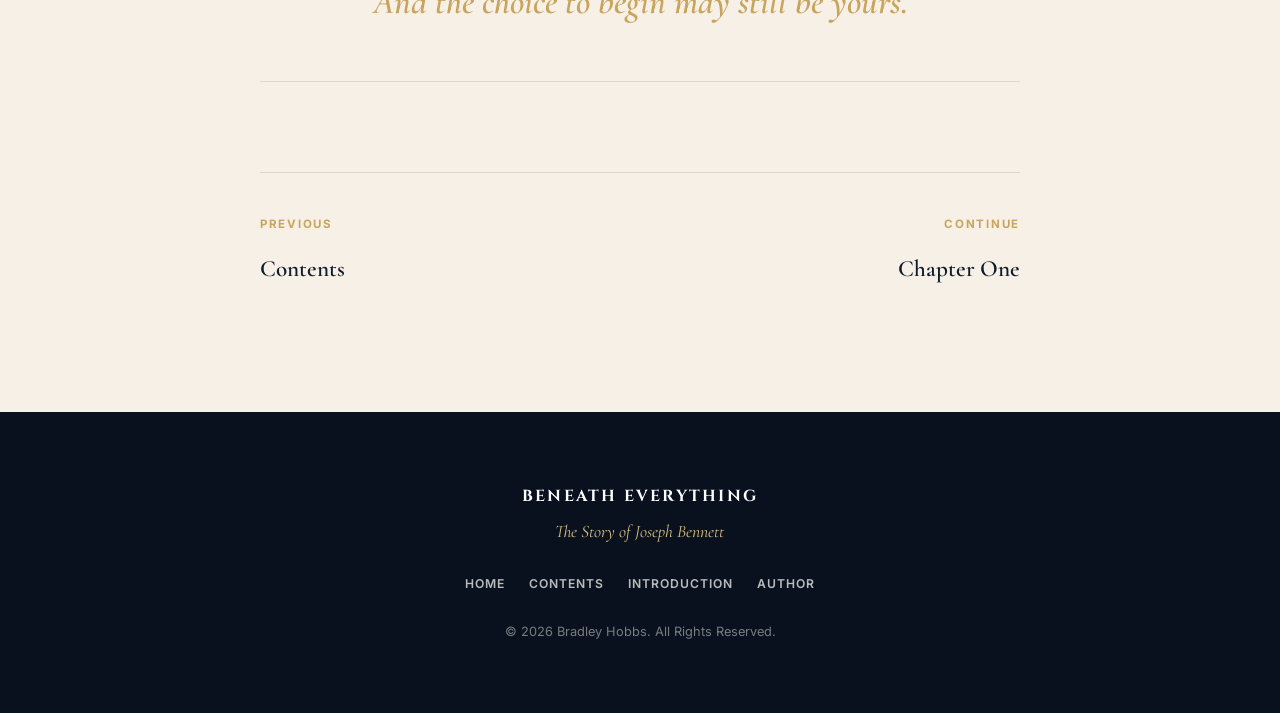
<file: introduction.html>
<!DOCTYPE html>
<html lang="en">

<head>

  <meta charset="UTF-8">

  <meta
    name="viewport"
    content="width=device-width, initial-scale=1.0">

  <title>
    Introduction | Beneath Everything
  </title>

  <meta
    name="description"
    content="Read the introduction to Beneath Everything: Bury Your Fear and Reveal Your Talent by Bradley Hobbs.">

  <meta
    name="author"
    content="Bradley Hobbs">


  <!-- ======================================================
       FONTS
  ======================================================= -->

  <link
    rel="preconnect"
    href="https://fonts.googleapis.com">

  <link
    rel="preconnect"
    href="https://fonts.gstatic.com"
    crossorigin>

  <link
    href="https://fonts.googleapis.com/css2?family=Cinzel:wght@400;500;600;700&family=Cormorant+Garamond:ital,wght@0,400;0,500;0,600;0,700;1,400;1,500&family=Inter:wght@400;500;600;700&display=swap"
    rel="stylesheet">


  <!-- ======================================================
       INTRODUCTION STYLES
  ======================================================= -->

  <link
    rel="stylesheet"
    href="css/introduction.css">

</head>


<body>


  <!-- ======================================================
       SITE HEADER
  ======================================================= -->

  <header class="site-header">

    <div class="nav-container">


      <a
        href="index.html"
        class="site-brand"
        aria-label="Beneath Everything Home">

        <span class="brand-main">
          BENEATH EVERYTHING
        </span>

        <span class="brand-subtitle">
          The Story of Joseph Bennett
        </span>

      </a>


      <button
        class="menu-toggle"
        type="button"
        aria-label="Open navigation"
        aria-expanded="false">

        <span></span>
        <span></span>
        <span></span>

      </button>


      <nav
        class="site-navigation"
        aria-label="Main Navigation">

        <a href="index.html">
          Home
        </a>

        <a href="contents.html">
          Contents
        </a>

        <a href="author.html">
          Author
        </a>

      </nav>


    </div>

  </header>


  <main>


    <!-- ======================================================
         INTRODUCTION HERO
    ======================================================= -->

    <section class="introduction-hero">

      <div class="hero-inner">


        <p class="introduction-label">
          Introduction
        </p>


        <h1>
          What We Bury
        </h1>


        <div class="hero-divider"></div>


        <p class="hero-message">
          There may still be something waiting to be revealed.
        </p>


      </div>

    </section>


    <!-- ======================================================
         INTRODUCTION
    ======================================================= -->

    <section class="introduction-section">

      <article class="introduction-content">


        <p>
          There are parts of ourselves that can become hidden without anyone else realizing they are there. A person can continue working, caring for others, maintaining relationships, and moving through ordinary responsibilities while gradually setting aside the parts of themselves that once dreamed, created, imagined, and hoped for something more. Life can become demanding enough that survival receives most of our attention, leaving little room to ask what remains within us.
        </p>


        <p>
          We do not always hide our talents because we believe we have nothing to offer. Sometimes we hide them because revealing them requires us to be seen. It requires us to risk criticism, misunderstanding, disappointment, or the possibility that something meaningful to us may not be received in the way we hoped. Over time, protecting ourselves can become so familiar that we begin postponing the very things we were created to explore.
        </p>


        <p>
          This is where fear can become a problem, not simply because it exists, but because it can quietly become the authority behind our decisions.
        </p>


        <blockquote>
          <p>
            To bury your fear does not mean denying it.
          </p>
        </blockquote>


        <p>
          To <strong>bury your fear</strong> does not mean denying it or pretending that painful experiences have not affected you. It does not mean suppressing difficult emotions or forcing yourself to become someone who never struggles. Burying fear means refusing to place it above everything else. It means recognizing that fear may have something to say while deciding that it does not have the final authority over what you create, pursue, or reveal.
        </p>


        <p>
          The phrase <strong>reveal your talent</strong> is equally important. Talent does not exist only in public success, recognition, or achievement. Sometimes it is an ability that has received little attention because a person has spent years caring for everyone else, surviving difficult circumstances, or waiting for life to become easier. Something can remain undeveloped without ever disappearing.
        </p>


        <div class="section-divider"></div>


        <h2>
          Joseph Bennett's Story Begins Here
        </h2>


        <p>
          Joseph Bennett's story begins in that space.
        </p>


        <p>
          Joseph is a man who has spent much of his life concerned about other people and deeply aware of how his decisions might affect them. He extends grace and understanding to those around him while finding it difficult to offer the same patience to himself. His experiences have shaped the way he understands relationships, loss, and his own future, and his journey gradually leads him to an important question: after everything life has placed in front of him, what part of his life is still his to choose?
        </p>


        <p>
          This book does not suggest that pain can be solved by positive thinking or that healing follows a simple path. Trauma, depression, grief, and loss can affect the way a person experiences the world, and those realities deserve honesty and compassion. At the same time, experiencing difficult seasons does not mean that everything meaningful within a person has disappeared.
        </p>


        <p>
          There are many things we cannot choose. We cannot control every loss, every ending, every decision another person makes, or every circumstance that eventually becomes part of our history. Yet even within those limitations, there are decisions that remain ours. We can decide whether we will continue waiting for perfect circumstances before we begin, whether the expectations of others will determine every direction we take, and whether we will continue keeping parts of ourselves hidden because revealing them feels uncertain.
        </p>


        <blockquote>
          <p>
            Joseph's story is not about becoming fearless.
          </p>
        </blockquote>


        <p>
          It is about discovering that fear does not have to become the author of a person's future.
        </p>


        <div class="section-divider"></div>


        <p>
          Perhaps there is something within you that has remained hidden for longer than you intended. Perhaps life required so much of your attention that you stopped considering what you wanted to create, develop, or become. Perhaps you have been waiting for the right moment to begin.
        </p>


        <p>
          This book is an invitation to consider that the right moment may not arrive as the absence of difficulty. Sometimes the moment begins when we recognize that life can still move forward while uncertainty remains.
        </p>


        <div class="closing-message">

          <p>
            There may still be something waiting to be revealed.
          </p>

          <p>
            And the choice to begin may still be yours.
          </p>

        </div>


        <!-- ================================================
             INTRODUCTION NAVIGATION
        ================================================= -->

        <nav
          class="chapter-navigation"
          aria-label="Book Navigation">

          <a
            href="contents.html"
            class="navigation-link previous">

            <span>
              Previous
            </span>

            <strong>
              Contents
            </strong>

          </a>


          <a
            href="chapter-1.html"
            class="navigation-link next">

            <span>
              Continue
            </span>

            <strong>
              Chapter One
            </strong>

          </a>

        </nav>


      </article>

    </section>


  </main>


  <!-- ======================================================
       FOOTER
  ======================================================= -->

  <footer class="site-footer">

    <div class="footer-content">


      <div class="footer-brand">

        <strong>
          BENEATH EVERYTHING
        </strong>

        <span>
          The Story of Joseph Bennett
        </span>

      </div>


      <div class="footer-links">

        <a href="index.html">
          Home
        </a>

        <a href="contents.html">
          Contents
        </a>

        <a
          href="introduction.html"
          aria-current="page">

          Introduction
        </a>

        <a href="author.html">
          Author
        </a>

      </div>


      <p class="footer-copyright">
        © 2026 Bradley Hobbs. All Rights Reserved.
      </p>


    </div>

  </footer>


  <!-- ======================================================
       INTRODUCTION JAVASCRIPT
  ======================================================= -->

  <script src="js/introduction.js"></script>


</body>
</html>
</file>
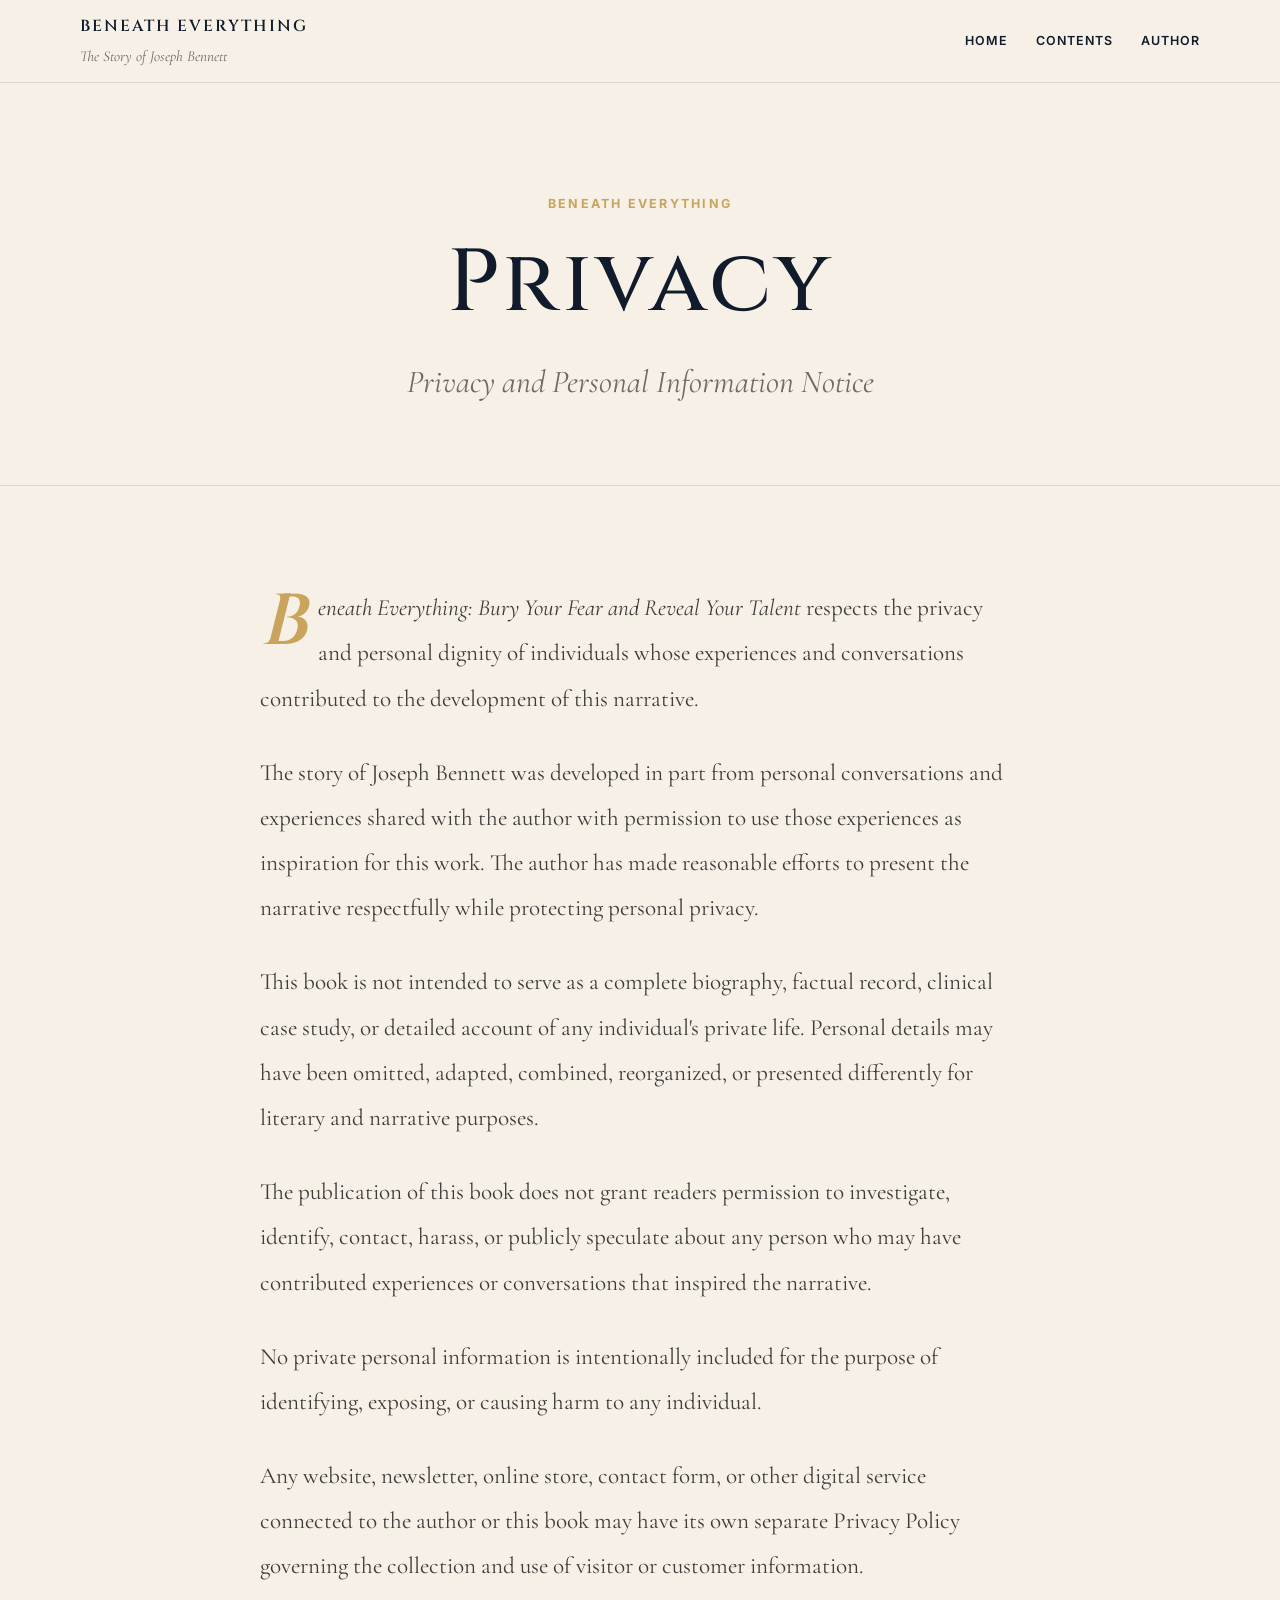
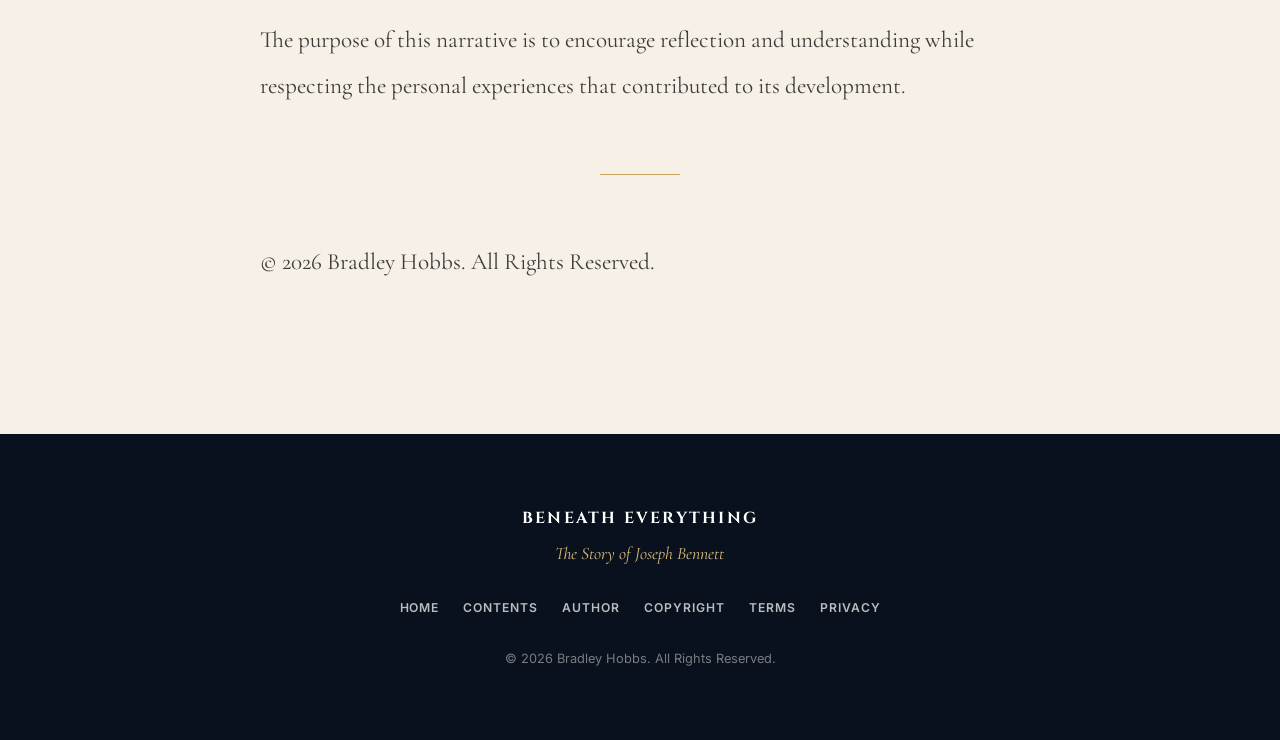
<file: privacy.html>
<!DOCTYPE html>
<html lang="en">

<head>

  <meta charset="UTF-8">

  <meta
    name="viewport"
    content="width=device-width, initial-scale=1.0">

  <title>
    Privacy | Beneath Everything
  </title>

  <meta
    name="description"
    content="Privacy and Personal Information Notice for Beneath Everything: Bury Your Fear and Reveal Your Talent by Bradley Hobbs.">

  <meta
    name="author"
    content="Bradley Hobbs">


  <!-- ======================================================
       FONTS
  ======================================================= -->

  <link
    rel="preconnect"
    href="https://fonts.googleapis.com">

  <link
    rel="preconnect"
    href="https://fonts.gstatic.com"
    crossorigin>

  <link
    href="https://fonts.googleapis.com/css2?family=Cinzel:wght@400;500;600;700&family=Cormorant+Garamond:ital,wght@0,400;0,500;0,600;0,700;1,400;1,500&family=Inter:wght@400;500;600;700&display=swap"
    rel="stylesheet">


  <!-- ======================================================
       BOOK STYLES
  ======================================================= -->

  <link
    rel="stylesheet"
    href="css/book.css">

</head>


<body>


  <!-- ======================================================
       SITE HEADER
  ======================================================= -->

  <header class="site-header">

    <div class="nav-container">


      <a
        href="index.html"
        class="site-brand"
        aria-label="Beneath Everything Home">

        <span class="brand-main">
          BENEATH EVERYTHING
        </span>

        <span class="brand-subtitle">
          The Story of Joseph Bennett
        </span>

      </a>


      <button
        class="menu-toggle"
        type="button"
        aria-label="Open navigation"
        aria-expanded="false">

        <span></span>
        <span></span>
        <span></span>

      </button>


      <nav
        class="site-navigation"
        aria-label="Main Navigation">

        <a href="index.html">
          Home
        </a>

        <a href="contents.html">
          Contents
        </a>

        <a href="author.html">
          Author
        </a>

      </nav>


    </div>

  </header>


  <main>


    <!-- ======================================================
         PAGE HERO
    ======================================================= -->

    <section class="book-page-hero">

      <div class="content-container narrow center">

        <p class="section-eyebrow">
          Beneath Everything
        </p>

        <h1>
          Privacy
        </h1>

        <p class="page-subtitle">
          Privacy and Personal Information Notice
        </p>

      </div>

    </section>


    <!-- ======================================================
         PRIVACY CONTENT
    ======================================================= -->

    <section class="reading-section">

      <article
        class="content-container narrow reading-content">


        <p>
          <em>
            Beneath Everything: Bury Your Fear and Reveal Your Talent
          </em>
          respects the privacy and personal dignity of individuals whose experiences and conversations contributed to the development of this narrative.
        </p>


        <p>
          The story of Joseph Bennett was developed in part from personal conversations and experiences shared with the author with permission to use those experiences as inspiration for this work. The author has made reasonable efforts to present the narrative respectfully while protecting personal privacy.
        </p>


        <p>
          This book is not intended to serve as a complete biography, factual record, clinical case study, or detailed account of any individual's private life. Personal details may have been omitted, adapted, combined, reorganized, or presented differently for literary and narrative purposes.
        </p>


        <p>
          The publication of this book does not grant readers permission to investigate, identify, contact, harass, or publicly speculate about any person who may have contributed experiences or conversations that inspired the narrative.
        </p>


        <p>
          No private personal information is intentionally included for the purpose of identifying, exposing, or causing harm to any individual.
        </p>


        <p>
          Any website, newsletter, online store, contact form, or other digital service connected to the author or this book may have its own separate Privacy Policy governing the collection and use of visitor or customer information.
        </p>


        <p>
          The purpose of this narrative is to encourage reflection and understanding while respecting the personal experiences that contributed to its development.
        </p>


        <div class="reading-divider"></div>


        <p>
          © 2026 Bradley Hobbs. All Rights Reserved.
        </p>


      </article>

    </section>


  </main>


  <!-- ======================================================
       FOOTER
  ======================================================= -->

  <footer class="site-footer">

    <div class="content-container footer-content">


      <div class="footer-brand">

        <strong>
          BENEATH EVERYTHING
        </strong>

        <span>
          The Story of Joseph Bennett
        </span>

      </div>


      <div class="footer-links">

        <a href="index.html">
          Home
        </a>

        <a href="contents.html">
          Contents
        </a>

        <a href="author.html">
          Author
        </a>

        <a href="copyright.html">
          Copyright
        </a>

        <a href="terms.html">
          Terms
        </a>

        <a
          href="privacy.html"
          aria-current="page">

          Privacy
        </a>

      </div>


      <p class="footer-copyright">
        © 2026 Bradley Hobbs. All Rights Reserved.
      </p>


    </div>

  </footer>


  <!-- ======================================================
       BOOK JAVASCRIPT
  ======================================================= -->

  <script src="js/book.js"></script>


</body>
</html>
</file>
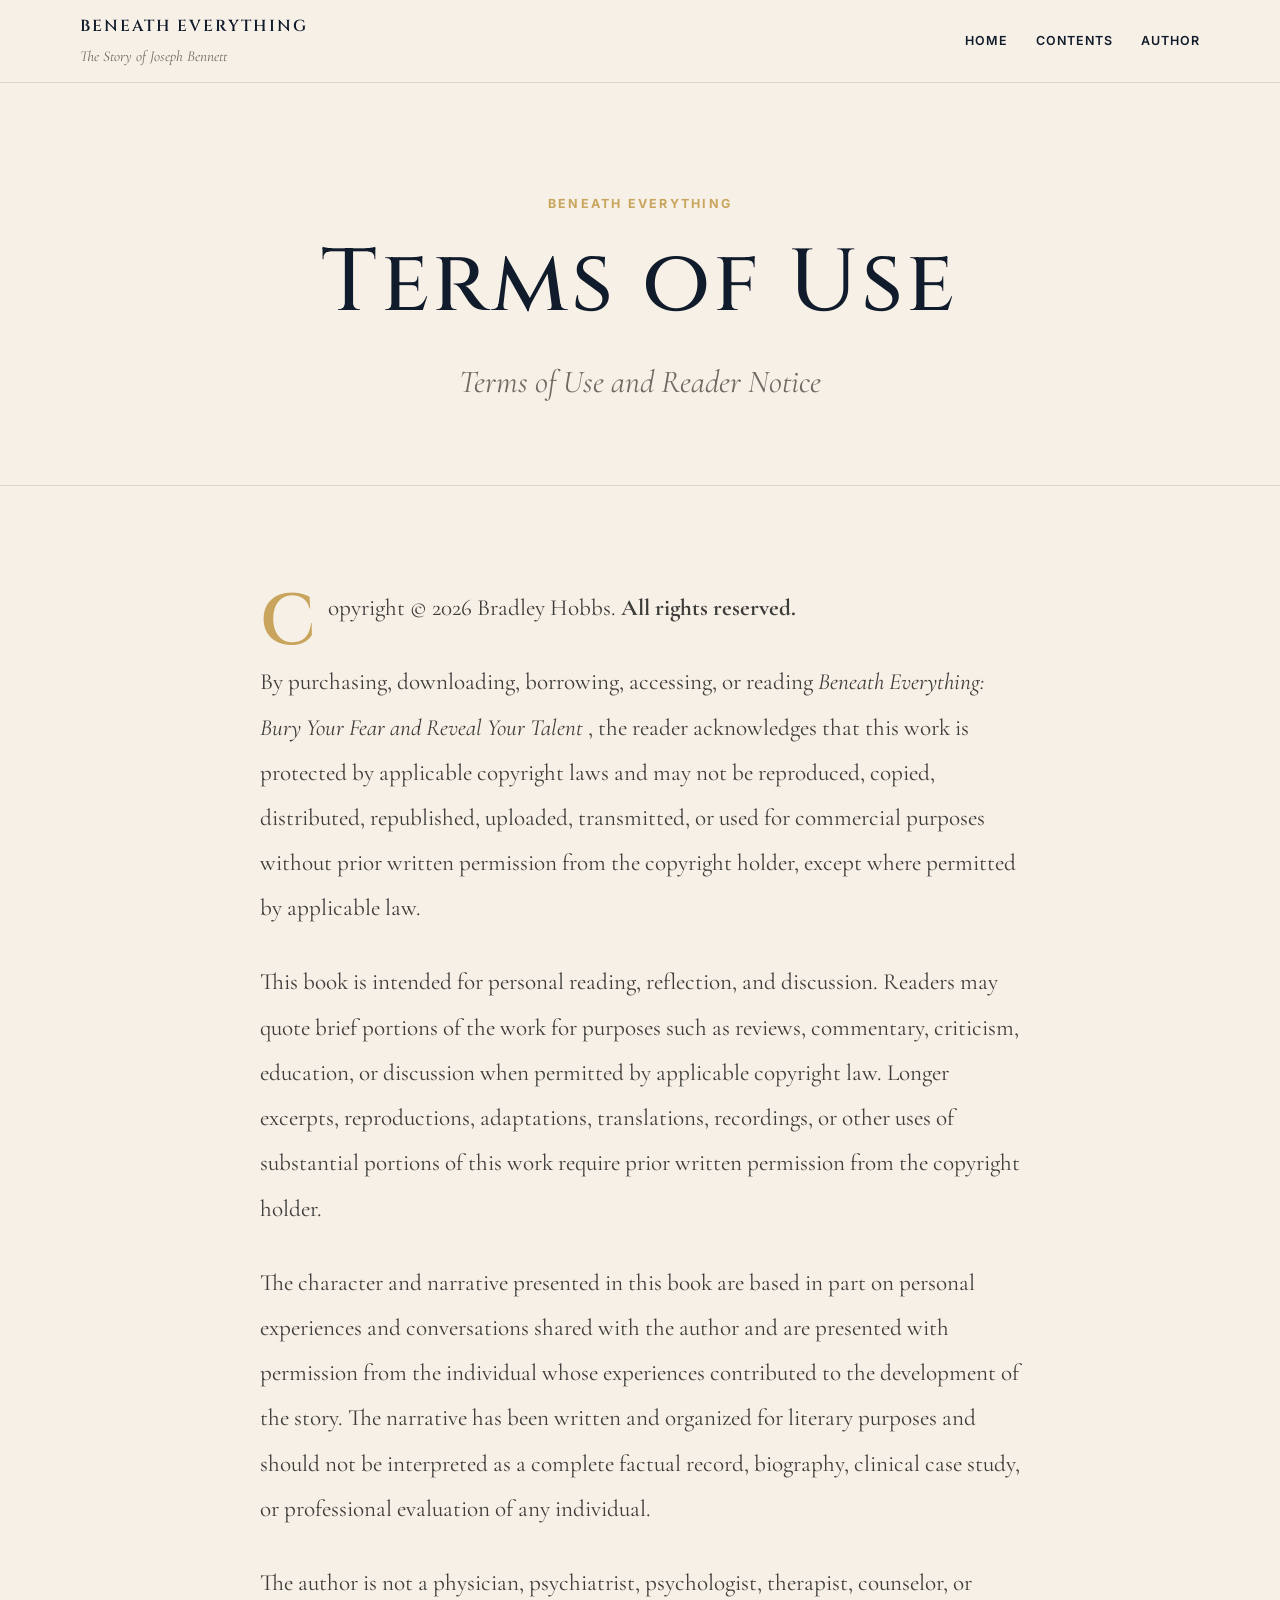
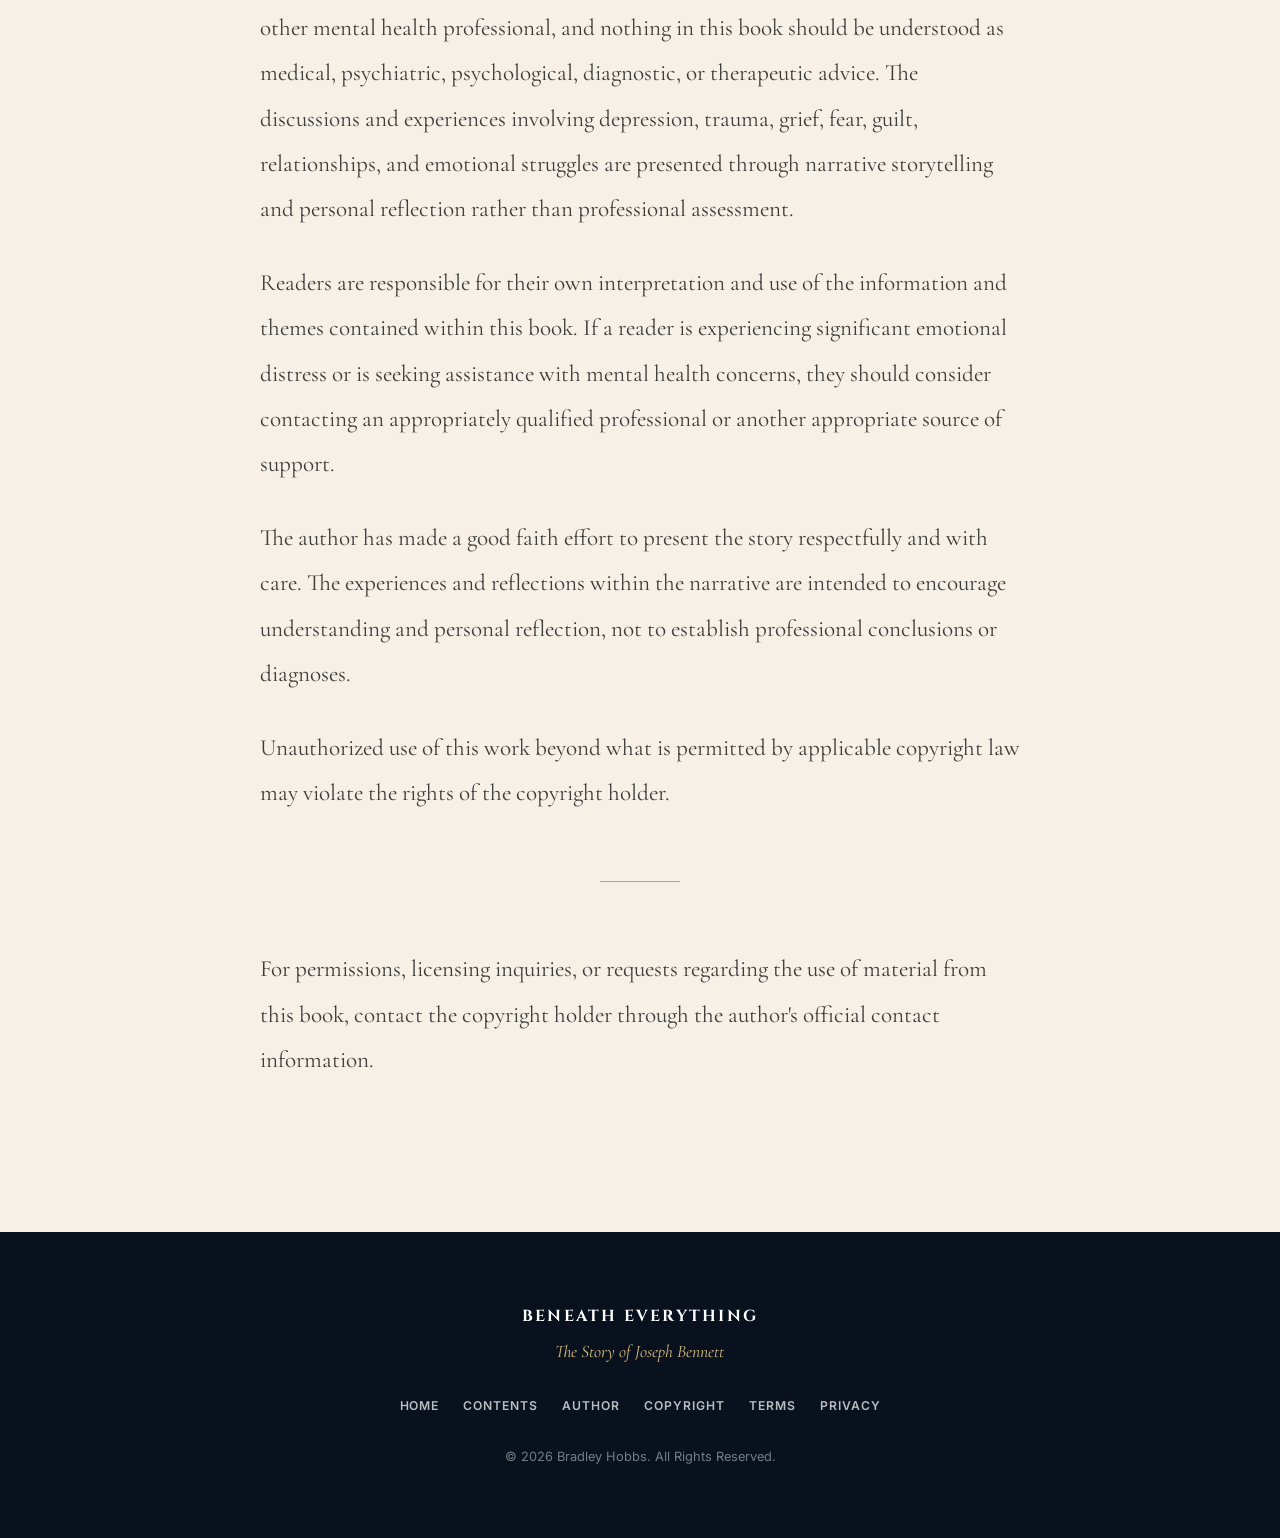
<file: terms.html>
<!DOCTYPE html>
<html lang="en">

<head>

  <meta charset="UTF-8">

  <meta
    name="viewport"
    content="width=device-width, initial-scale=1.0">

  <title>
    Terms of Use | Beneath Everything
  </title>

  <meta
    name="description"
    content="Terms of Use and Reader Notice for Beneath Everything: Bury Your Fear and Reveal Your Talent by Bradley Hobbs.">

  <meta
    name="author"
    content="Bradley Hobbs">


  <!-- ======================================================
       FONTS
  ======================================================= -->

  <link
    rel="preconnect"
    href="https://fonts.googleapis.com">

  <link
    rel="preconnect"
    href="https://fonts.gstatic.com"
    crossorigin>

  <link
    href="https://fonts.googleapis.com/css2?family=Cinzel:wght@400;500;600;700&family=Cormorant+Garamond:ital,wght@0,400;0,500;0,600;0,700;1,400;1,500&family=Inter:wght@400;500;600;700&display=swap"
    rel="stylesheet">


  <!-- ======================================================
       BOOK STYLES
  ======================================================= -->

  <link
    rel="stylesheet"
    href="css/book.css">

</head>


<body>


  <!-- ======================================================
       SITE HEADER
  ======================================================= -->

  <header class="site-header">

    <div class="nav-container">

      <a
        href="index.html"
        class="site-brand"
        aria-label="Beneath Everything Home">

        <span class="brand-main">
          BENEATH EVERYTHING
        </span>

        <span class="brand-subtitle">
          The Story of Joseph Bennett
        </span>

      </a>


      <button
        class="menu-toggle"
        type="button"
        aria-label="Open navigation"
        aria-expanded="false">

        <span></span>
        <span></span>
        <span></span>

      </button>


      <nav
        class="site-navigation"
        aria-label="Main Navigation">

        <a href="index.html">
          Home
        </a>

        <a href="contents.html">
          Contents
        </a>

        <a href="author.html">
          Author
        </a>

      </nav>

    </div>

  </header>


  <main>


    <!-- ======================================================
         PAGE HERO
    ======================================================= -->

    <section class="book-page-hero">

      <div class="content-container narrow center">

        <p class="section-eyebrow">
          Beneath Everything
        </p>

        <h1>
          Terms of Use
        </h1>

        <p class="page-subtitle">
          Terms of Use and Reader Notice
        </p>

      </div>

    </section>


    <!-- ======================================================
         TERMS CONTENT
    ======================================================= -->

    <section class="reading-section">

      <article
        class="content-container narrow reading-content">


        <p>
          Copyright © 2026 Bradley Hobbs.
          <strong>
            All rights reserved.
          </strong>
        </p>


        <p>
          By purchasing, downloading, borrowing, accessing, or reading
          <em>
            Beneath Everything: Bury Your Fear and Reveal Your Talent
          </em>,
          the reader acknowledges that this work is protected by applicable copyright laws and may not be reproduced, copied, distributed, republished, uploaded, transmitted, or used for commercial purposes without prior written permission from the copyright holder, except where permitted by applicable law.
        </p>


        <p>
          This book is intended for personal reading, reflection, and discussion. Readers may quote brief portions of the work for purposes such as reviews, commentary, criticism, education, or discussion when permitted by applicable copyright law. Longer excerpts, reproductions, adaptations, translations, recordings, or other uses of substantial portions of this work require prior written permission from the copyright holder.
        </p>


        <p>
          The character and narrative presented in this book are based in part on personal experiences and conversations shared with the author and are presented with permission from the individual whose experiences contributed to the development of the story. The narrative has been written and organized for literary purposes and should not be interpreted as a complete factual record, biography, clinical case study, or professional evaluation of any individual.
        </p>


        <p>
          The author is not a physician, psychiatrist, psychologist, therapist, counselor, or other mental health professional, and nothing in this book should be understood as medical, psychiatric, psychological, diagnostic, or therapeutic advice. The discussions and experiences involving depression, trauma, grief, fear, guilt, relationships, and emotional struggles are presented through narrative storytelling and personal reflection rather than professional assessment.
        </p>


        <p>
          Readers are responsible for their own interpretation and use of the information and themes contained within this book. If a reader is experiencing significant emotional distress or is seeking assistance with mental health concerns, they should consider contacting an appropriately qualified professional or another appropriate source of support.
        </p>


        <p>
          The author has made a good faith effort to present the story respectfully and with care. The experiences and reflections within the narrative are intended to encourage understanding and personal reflection, not to establish professional conclusions or diagnoses.
        </p>


        <p>
          Unauthorized use of this work beyond what is permitted by applicable copyright law may violate the rights of the copyright holder.
        </p>


        <div class="reading-divider"></div>


        <p>
          For permissions, licensing inquiries, or requests regarding the use of material from this book, contact the copyright holder through the author's official contact information.
        </p>


      </article>

    </section>


  </main>


  <!-- ======================================================
       FOOTER
  ======================================================= -->

  <footer class="site-footer">

    <div class="content-container footer-content">


      <div class="footer-brand">

        <strong>
          BENEATH EVERYTHING
        </strong>

        <span>
          The Story of Joseph Bennett
        </span>

      </div>


      <div class="footer-links">

        <a href="index.html">
          Home
        </a>

        <a href="contents.html">
          Contents
        </a>

        <a href="author.html">
          Author
        </a>

        <a href="copyright.html">
          Copyright
        </a>

        <a
          href="terms.html"
          aria-current="page">

          Terms
        </a>

        <a href="privacy.html">
          Privacy
        </a>

      </div>


      <p class="footer-copyright">
        © 2026 Bradley Hobbs. All Rights Reserved.
      </p>


    </div>

  </footer>


  <!-- ======================================================
       BOOK JAVASCRIPT
  ======================================================= -->

  <script src="js/book.js"></script>


</body>
</html>
</file>
<file: css/landing.css>
/* =========================================================
   BENEATH EVERYTHING
   LANDING PAGE STYLESHEET

   Author: Bradley Hobbs
   File: css/landing.css
   Version: 1.0
========================================================= */


/* =========================================================
   ROOT
========================================================= */

:root {
  --navy: #101b2b;
  --navy-deep: #09111d;
  --charcoal: #222222;
  --charcoal-soft: #343434;

  --ivory: #f7f0e6;
  --ivory-soft: #fbf8f2;

  --gold: #c8a45d;
  --gold-light: #dfc184;
  --bronze: #8e6f3e;

  --white: #ffffff;
  --text: #2a2a2a;
  --text-soft: #666666;

  --border: rgba(16, 27, 43, 0.12);

  --shadow-small:
    0 10px 30px rgba(0, 0, 0, 0.08);

  --shadow-large:
    0 30px 80px rgba(0, 0, 0, 0.18);

  --transition:
    0.3s ease;
}


/* =========================================================
   RESET
========================================================= */

* {
  box-sizing: border-box;
  margin: 0;
  padding: 0;
}

html {
  scroll-behavior: smooth;
}

body {
  background: var(--ivory-soft);
  color: var(--text);
  font-family: "Inter", sans-serif;
  line-height: 1.7;
  overflow-x: hidden;
}

img {
  display: block;
  max-width: 100%;
}

a {
  color: inherit;
  text-decoration: none;
}

button {
  font: inherit;
}


/* =========================================================
   GLOBAL CONTAINERS
========================================================= */

.content-container {
  width: min(1120px, calc(100% - 48px));
  margin: 0 auto;
}

.content-container.narrow {
  width: min(780px, calc(100% - 48px));
}

.center {
  text-align: center;
}


/* =========================================================
   HEADER
========================================================= */

.site-header {
  position: fixed;
  top: 0;
  left: 0;
  z-index: 1000;

  width: 100%;

  background:
    rgba(9, 17, 29, 0.86);

  backdrop-filter:
    blur(16px);

  border-bottom:
    1px solid rgba(255, 255, 255, 0.08);

  transition:
    background var(--transition),
    box-shadow var(--transition);
}

.site-header.scrolled {
  background:
    rgba(9, 17, 29, 0.97);

  box-shadow:
    0 10px 35px rgba(0, 0, 0, 0.2);
}

.nav-container {
  width: min(1200px, calc(100% - 48px));
  margin: 0 auto;

  min-height: 82px;

  display: flex;
  align-items: center;
  justify-content: space-between;

  gap: 32px;
}


/* =========================================================
   BRAND
========================================================= */

.site-brand {
  display: flex;
  flex-direction: column;

  gap: 2px;

  line-height: 1;
}

.brand-main {
  color: var(--ivory);

  font-family:
    "Cinzel",
    serif;

  font-size: 1rem;

  font-weight: 700;

  letter-spacing:
    0.16em;
}

.brand-subtitle {
  color: var(--gold-light);

  font-family:
    "Cormorant Garamond",
    serif;

  font-size: 0.9rem;

  font-style: italic;
}


/* =========================================================
   NAVIGATION
========================================================= */

.site-navigation {
  display: flex;
  align-items: center;

  gap: 28px;
}

.site-navigation a {
  position: relative;

  color: rgba(255, 255, 255, 0.82);

  font-size: 0.78rem;

  font-weight: 600;

  letter-spacing:
    0.08em;

  text-transform:
    uppercase;

  transition:
    color var(--transition);
}

.site-navigation a::after {
  content: "";

  position: absolute;

  left: 0;
  bottom: -8px;

  width: 0;
  height: 1px;

  background: var(--gold);

  transition:
    width var(--transition);
}

.site-navigation a:hover {
  color: var(--white);
}

.site-navigation a:hover::after {
  width: 100%;
}


/* =========================================================
   MOBILE MENU BUTTON
========================================================= */

.menu-toggle {
  display: none;

  width: 46px;
  height: 46px;

  border: 1px solid rgba(255, 255, 255, 0.18);

  background: transparent;

  cursor: pointer;

  padding: 10px;
}

.menu-toggle span {
  display: block;

  width: 100%;
  height: 2px;

  margin: 5px 0;

  background: var(--ivory);

  transition:
    transform var(--transition),
    opacity var(--transition);
}


/* =========================================================
   FEATURED BANNER
========================================================= */

.banner-section {
  padding: 100px 0 30px;
}

.book-banner {
  width: 100%;

  overflow: hidden;

  border:
    1px solid rgba(16, 27, 43, 0.08);

  box-shadow:
    var(--shadow-large);
}

.book-banner img {
  display: block;

  width: 100%;

  height: auto;
}

/* =========================================================
   BUTTONS
========================================================= */

.hero-actions {
  display: flex;

  justify-content: center;

  flex-wrap: wrap;

  gap: 16px;

  margin-top: 40px;
}

.button {
  display: inline-flex;

  align-items: center;
  justify-content: center;

  min-height: 52px;

  padding:
    0 28px;

  border:
    1px solid transparent;

  font-size: 0.78rem;

  font-weight: 700;

  letter-spacing:
    0.08em;

  text-transform:
    uppercase;

  transition:
    transform var(--transition),
    background var(--transition),
    color var(--transition),
    border var(--transition);
}

.button:hover {
  transform:
    translateY(-3px);
}

.button-primary {
  background:
    var(--gold);

  color:
    var(--navy-deep);
}

.button-primary:hover {
  background:
    var(--gold-light);
}

.button-secondary {
  border-color:
    rgba(255, 255, 255, 0.4);

  color:
    var(--white);
}

.button-secondary:hover {
  background:
    rgba(255, 255, 255, 0.1);
}


/* =========================================================
   SECTIONS
========================================================= */

.section {
  padding:
    120px 0;
}

.section h2 {
  margin-bottom: 28px;

  color:
    var(--navy);

  font-family:
    "Cormorant Garamond",
    serif;

  font-size:
    clamp(2.6rem, 5vw, 4.5rem);

  font-weight: 600;

  line-height: 1.05;
}

.section p {
  margin-bottom: 22px;

  color:
    var(--text-soft);

  font-size:
    1.02rem;
}


/* =========================================================
   STORY
========================================================= */

.section-story {
  background:
    var(--ivory-soft);
   padding-top: 70px;
}

.story-highlight {
  margin:
    42px 0 !important;

  padding:
    30px;

  border-left:
    3px solid var(--gold);

  background:
    rgba(200, 164, 93, 0.08);

  color:
    var(--navy) !important;

  font-family:
    "Cormorant Garamond",
    serif;

  font-size:
    1.7rem !important;

  font-style:
    italic;
}


/* =========================================================
   JOSEPH
========================================================= */

.section-joseph {
  background:
    var(--navy);
}

.joseph-layout {
  display: grid;

  grid-template-columns:
    1.2fr 0.8fr;

  align-items: center;

  gap: 80px;
}

.section-joseph h2 {
  color:
    var(--ivory);
}

.section-joseph p {
  color:
    rgba(247, 240, 230, 0.74);
}

.section-joseph blockquote {
  margin-top:
    34px;

  padding:
    28px 0 28px 28px;

  border-left:
    2px solid var(--gold);

  color:
    var(--gold-light);

  font-family:
    "Cormorant Garamond",
    serif;

  font-size:
    1.7rem;

  font-style:
    italic;

  line-height:
    1.25;
}

.portrait-placeholder {
  min-height:
    520px;

  display: flex;

  align-items: flex-end;

  justify-content: center;

  padding:
    34px;

  background:
    linear-gradient(
      135deg,
      rgba(255, 255, 255, 0.08),
      rgba(200, 164, 93, 0.12)
    );

  border:
    1px solid rgba(255, 255, 255, 0.12);

  box-shadow:
    var(--shadow-large);
}

.portrait-placeholder span {
  color:
    var(--gold-light);

  font-family:
    "Cinzel",
    serif;

  font-size:
    0.8rem;

  letter-spacing:
    0.16em;

  text-transform:
    uppercase;
}


/* =========================================================
   CENTRAL MESSAGE
========================================================= */

.section-message {
  background:
    var(--ivory);
}

.section-message h2 {
  color:
    var(--navy);
}

.message-question {
  margin-top:
    42px !important;

  color:
    var(--bronze) !important;

  font-family:
    "Cormorant Garamond",
    serif;

  font-size:
    2rem !important;

  font-style:
    italic;
}


/* =========================================================
   JOURNEY
========================================================= */

.section-journey {
  background:
    var(--white);
}

.section-heading {
  width:
    min(760px, 100%);

  margin-bottom:
    60px;
}

.journey-grid {
  display: grid;

  grid-template-columns:
    repeat(2, 1fr);

  gap:
    22px;
}

.journey-card {
  position: relative;

  min-height:
    290px;

  padding:
    40px;

  background:
    var(--ivory-soft);

  border:
    1px solid var(--border);

  transition:
    transform var(--transition),
    box-shadow var(--transition);
}

.journey-card:hover {
  transform:
    translateY(-6px);

  box-shadow:
    var(--shadow-small);
}

.journey-number {
  display: block;

  margin-bottom:
    30px;

  color:
    var(--gold);

  font-family:
    "Cinzel",
    serif;

  font-size:
    0.9rem;

  font-weight:
    700;

  letter-spacing:
    0.14em;
}

.journey-card h3 {
  margin-bottom:
    16px;

  color:
    var(--navy);

  font-family:
    "Cormorant Garamond",
    serif;

  font-size:
    2rem;

  line-height:
    1.05;
}

.journey-card p {
  margin:
    0;

  font-size:
    0.95rem;
}

.journey-card-featured {
  grid-column:
    1 / -1;

  background:
    var(--navy);
}

.journey-card-featured h3 {
  color:
    var(--ivory);
}

.journey-card-featured p {
  color:
    rgba(255, 255, 255, 0.7);
}


/* =========================================================
   BACKGROUND
========================================================= */

.section-background {
  background:
    linear-gradient(
      135deg,
      var(--charcoal),
      var(--navy)
    );
}

.section-background h2 {
  color:
    var(--ivory);
}

.section-background p {
  color:
    rgba(255, 255, 255, 0.72);
}

.text-link {
  display:
    inline-block;

  margin-top:
    10px;

  color:
    var(--gold-light);

  font-size:
    0.82rem;

  font-weight:
    700;

  letter-spacing:
    0.08em;

  text-transform:
    uppercase;

  border-bottom:
    1px solid var(--gold);
}


/* =========================================================
   AUTHOR
========================================================= */

.section-author {
  background:
    var(--ivory-soft);
}

.author-layout {
  display: grid;

  grid-template-columns:
    1fr 280px;

  align-items: center;

  gap:
    80px;
}

.author-mark {
  aspect-ratio:
    1;

  display: grid;

  place-items:
    center;

  border:
    1px solid var(--gold);

  background:
    var(--navy);
}

.author-mark span {
  color:
    var(--gold-light);

  font-family:
    "Cinzel",
    serif;

  font-size:
    4rem;

  letter-spacing:
    0.08em;
}


/* =========================================================
   FINAL SECTION
========================================================= */

.final-section {
  position: relative;

  padding:
    140px 24px;

  text-align:
    center;

  background:
    linear-gradient(
      135deg,
      #08111d,
      #1d2631,
      #443725
    );

  overflow:
    hidden;
}

.final-overlay {
  position: absolute;

  inset: 0;

  background:
    radial-gradient(
      circle at center,
      rgba(200, 164, 93, 0.15),
      transparent 55%
    );
}

.final-content {
  position: relative;

  z-index: 2;

  width:
    min(820px, 100%);

  margin:
    0 auto;
}

.final-content h2 {
  margin-bottom:
    26px;

  color:
    var(--ivory);

  font-family:
    "Cormorant Garamond",
    serif;

  font-size:
    clamp(2.8rem, 6vw, 5rem);

  line-height:
    1.05;
}

.final-content p {
  color:
    rgba(255, 255, 255, 0.72);
}

.final-title {
  margin-top:
    52px;

  display: flex;

  flex-direction:
    column;

  gap:
    10px;
}

.final-title span {
  color:
    var(--ivory);

  font-family:
    "Cinzel",
    serif;

  font-size:
    clamp(1.5rem, 3vw, 2.4rem);

  letter-spacing:
    0.12em;
}

.final-title small {
  color:
    var(--gold-light);

  font-family:
    "Cormorant Garamond",
    serif;

  font-size:
    1.4rem;

  font-style:
    italic;
}

.coming-soon {
  margin-top:
    32px;

  color:
    var(--gold-light) !important;

  font-size:
    0.8rem !important;

  font-weight:
    700;

  letter-spacing:
    0.18em;

  text-transform:
    uppercase;
}


/* =========================================================
   FOOTER
========================================================= */

.site-footer {
  padding:
    50px 0;

  background:
    var(--navy-deep);

  color:
    var(--ivory);
}

.footer-content {
  display: flex;

  flex-direction:
    column;

  align-items:
    center;

  text-align:
    center;

  gap:
    24px;
}

.footer-brand {
  display: flex;

  flex-direction:
    column;

  gap:
    5px;
}

.footer-brand strong {
  font-family:
    "Cinzel",
    serif;

  font-size:
    0.9rem;

  letter-spacing:
    0.14em;
}

.footer-brand span {
  color:
    var(--gold-light);

  font-family:
    "Cormorant Garamond",
    serif;

  font-style:
    italic;
}

.footer-links {
  display: flex;

  flex-wrap:
    wrap;

  justify-content:
    center;

  gap:
    24px;
}

.footer-links a {
  color:
    rgba(255, 255, 255, 0.62);

  font-size:
    0.75rem;

  letter-spacing:
    0.08em;

  text-transform:
    uppercase;

  transition:
    color var(--transition);
}

.footer-links a:hover {
  color:
    var(--gold-light);
}

.footer-copyright {
  color:
    rgba(255, 255, 255, 0.42);

  font-size:
    0.75rem;
}


/* =========================================================
   MOBILE
========================================================= */

@media (max-width: 900px) {

  .joseph-layout,
  .author-layout {
    grid-template-columns:
      1fr;

    gap:
      50px;
  }

  .portrait-placeholder {
    min-height:
      420px;
  }

  .author-mark {
    width:
      min(280px, 100%);

    margin:
      0 auto;
  }

}


@media (max-width: 760px) {

  .nav-container {
    min-height:
      72px;
  }

  .menu-toggle {
    display:
      block;

    position:
      relative;

    z-index:
      1002;
  }

  .site-navigation {
    position:
      fixed;

    top:
      0;

    right:
      0;

    width:
      min(320px, 82vw);

    height:
      100vh;

    padding:
      110px 40px 40px;

    display:
      flex;

    flex-direction:
      column;

    align-items:
      flex-start;

    justify-content:
      flex-start;

    gap:
      28px;

    background:
      var(--navy-deep);

    transform:
      translateX(100%);

    transition:
      transform 0.35s ease;

    box-shadow:
      -20px 0 60px rgba(0, 0, 0, 0.3);
  }

  .site-navigation.active {
    transform:
      translateX(0);
  }

  .site-navigation a {
    font-size:
      0.9rem;
  }

  .menu-toggle.active span:nth-child(1) {
    transform:
      translateY(7px) rotate(45deg);
  }

  .menu-toggle.active span:nth-child(2) {
    opacity:
      0;
  }

  .menu-toggle.active span:nth-child(3) {
    transform:
      translateY(-7px) rotate(-45deg);
  }

  .section {
    padding:
      90px 0;
  }

  .journey-grid {
    grid-template-columns:
      1fr;
  }

  .journey-card-featured {
    grid-column:
      auto;
  }

}


@media (max-width: 560px) {

  .content-container,
  .content-container.narrow {
    width:
      min(100% - 32px, 100%);
  }

  .nav-container {
    width:
      min(100% - 32px, 100%);
  }

  .brand-main {
    font-size:
      0.78rem;
  }

  .brand-subtitle {
    font-size:
      0.78rem;
  }

  .hero {
    padding:
      140px 16px 90px;
  }

  .hero h1 {
    font-size:
      clamp(2.8rem, 15vw, 4.5rem);
  }

  .hero-actions {
    flex-direction:
      column;

    width:
      100%;
  }

  .button {
    width:
      100%;
  }

  .journey-card {
    padding:
      30px;
  }

  .portrait-placeholder {
    min-height:
      340px;
  }

  .section-joseph blockquote {
    padding-left:
      20px;

    font-size:
      1.45rem;
  }

  .final-section {
    padding:
      100px 16px;
  }

}
</file>
<file: css/author.css>
/* =========================================================
   BENEATH EVERYTHING
   AUTHOR PAGE STYLESHEET

   About the Author
   Bradley Hobbs

   Author: Bradley Hobbs
   Version: 1.0
========================================================= */


/* =========================================================
   ROOT
========================================================= */

:root {

  --ivory: #f7f0e6;
  --paper: #fffdf8;

  --gold: #c8a45d;
  --gold-light: #d8bc7d;

  --navy: #101b2b;
  --navy-dark: #08111d;

  --charcoal: #222222;
  --muted: #6f6a63;

  --white: #ffffff;

  --border:
    rgba(16, 27, 43, 0.12);

  --content-width: 760px;

}


/* =========================================================
   RESET
========================================================= */

* {
  box-sizing: border-box;
}


html {
  scroll-behavior: smooth;
}


body {
  margin: 0;

  background:
    var(--ivory);

  color:
    var(--charcoal);

  font-family:
    "Inter",
    sans-serif;

  line-height: 1.8;
}


a {
  color: inherit;

  text-decoration: none;
}


/* =========================================================
   SITE HEADER
========================================================= */

.site-header {
  position: sticky;

  top: 0;

  z-index: 1000;

  background:
    rgba(247, 240, 230, 0.96);

  border-bottom:
    1px solid var(--border);

  backdrop-filter:
    blur(12px);
}


.nav-container {
  width:
    min(1120px, calc(100% - 48px));

  min-height: 82px;

  margin: 0 auto;

  display: flex;

  align-items: center;

  justify-content: space-between;

  gap: 30px;
}


.site-brand {
  display: flex;

  flex-direction: column;

  gap: 2px;
}


.brand-main {
  color:
    var(--navy);

  font-family:
    "Cinzel",
    serif;

  font-size:
    1rem;

  font-weight:
    600;

  letter-spacing:
    0.12em;
}


.brand-subtitle {
  color:
    var(--muted);

  font-family:
    "Cormorant Garamond",
    serif;

  font-size:
    0.95rem;

  font-style:
    italic;
}


/* =========================================================
   NAVIGATION
========================================================= */

.site-navigation {
  display: flex;

  align-items: center;

  gap: 28px;
}


.site-navigation a {
  color:
    var(--navy);

  font-size:
    0.78rem;

  font-weight:
    600;

  letter-spacing:
    0.08em;

  text-transform:
    uppercase;

  transition:
    color 0.25s ease;
}


.site-navigation a:hover,
.site-navigation a[aria-current="page"] {
  color:
    var(--gold);
}


/* =========================================================
   MOBILE MENU
========================================================= */

.menu-toggle {
  display: none;

  padding: 5px;

  border: 0;

  background:
    transparent;

  cursor: pointer;
}


.menu-toggle span {
  display: block;

  width: 25px;

  height: 2px;

  margin: 5px;

  background:
    var(--navy);
}


/* =========================================================
   AUTHOR HERO
========================================================= */

.author-hero {
  position: relative;

  padding:
    135px 24px 115px;

  overflow: hidden;

  text-align:
    center;

  background:
    linear-gradient(
      135deg,
      var(--navy-dark) 0%,
      var(--navy) 55%,
      #253447 100%
    );

  color:
    var(--white);
}


.author-hero::before {
  content: "";

  position: absolute;

  inset: 0;

  background:
    radial-gradient(
      circle at 50% 30%,
      rgba(200, 164, 93, 0.18),
      transparent 50%
    );
}


.author-hero-content {
  position: relative;

  z-index: 1;

  width:
    min(900px, 100%);

  margin: 0 auto;
}


.author-label {
  margin:
    0 0 22px;

  color:
    var(--gold-light);

  font-size:
    0.8rem;

  font-weight:
    700;

  letter-spacing:
    0.2em;

  text-transform:
    uppercase;
}


.author-hero h1 {
  margin: 0;

  color:
    var(--white);

  font-family:
    "Cinzel",
    serif;

  font-size:
    clamp(3rem, 8vw, 6rem);

  font-weight:
    500;

  line-height:
    1.1;

  letter-spacing:
    0.03em;
}


.author-divider {
  width: 80px;

  height: 1px;

  margin:
    35px auto;

  background:
    var(--gold);
}


.author-introduction {
  width:
    min(760px, 100%);

  margin:
    0 auto;

  color:
    rgba(255, 255, 255, 0.82);

  font-family:
    "Cormorant Garamond",
    serif;

  font-size:
    clamp(1.5rem, 3vw, 2.2rem);

  font-style:
    italic;

  line-height:
    1.5;
}


/* =========================================================
   AUTHOR SECTION
========================================================= */

.author-section {
  padding:
    100px 24px 120px;
}


.author-content {
  width:
    min(var(--content-width), 100%);

  margin: 0 auto;
}


/* =========================================================
   SECTION HEADINGS
========================================================= */

.author-heading {
  margin-bottom:
    55px;

  text-align:
    center;
}


.section-label {
  margin:
    0 0 15px;

  color:
    var(--gold);

  font-size:
    0.76rem;

  font-weight:
    700;

  letter-spacing:
    0.18em;

  text-transform:
    uppercase;
}


.author-heading h2,
.book-connection h2,
.author-closing h2 {
  margin: 0;

  color:
    var(--navy);

  font-family:
    "Cinzel",
    serif;

  font-size:
    clamp(2rem, 5vw, 3.4rem);

  font-weight:
    500;

  line-height:
    1.25;
}


/* =========================================================
   AUTHOR COPY
========================================================= */

.author-copy {
  color:
    rgba(34, 34, 34, 0.9);

  font-family:
    "Cormorant Garamond",
    serif;

  font-size:
    clamp(1.3rem, 2vw, 1.55rem);

  line-height:
    1.95;
}


.author-copy p {
  margin:
    0 0 1.9rem;
}


/* =========================================================
   AUTHOR REFLECTION
========================================================= */

.author-reflection {
  margin:
    70px 0;

  padding:
    45px 30px;

  text-align:
    center;

  border-top:
    1px solid var(--border);

  border-bottom:
    1px solid var(--border);
}


.author-reflection p {
  margin: 0;

  color:
    var(--navy);

  font-family:
    "Cormorant Garamond",
    serif;

  font-size:
    clamp(1.9rem, 4vw, 2.8rem);

  font-style:
    italic;

  font-weight:
    500;

  line-height:
    1.4;
}


/* =========================================================
   BOOK CONNECTION
========================================================= */

.book-connection {
  margin:
    100px 0;

  padding:
    80px 0;

  border-top:
    1px solid var(--border);

  border-bottom:
    1px solid var(--border);

  color:
    rgba(34, 34, 34, 0.9);

  font-family:
    "Cormorant Garamond",
    serif;

  font-size:
    clamp(1.3rem, 2vw, 1.55rem);

  line-height:
    1.95;
}


.book-connection h2 {
  margin-bottom:
    40px;
}


.book-connection p {
  margin:
    0 0 1.9rem;
}


/* =========================================================
   BOOK QUOTE
========================================================= */

.book-connection blockquote {
  margin:
    60px 0;

  padding:
    45px 35px;

  border-top:
    1px solid var(--gold);

  border-bottom:
    1px solid var(--gold);

  color:
    var(--navy);

  text-align:
    center;

  font-size:
    clamp(2rem, 4vw, 3rem);

  font-style:
    italic;

  line-height:
    1.35;
}


.book-connection blockquote p {
  margin: 0;
}


/* =========================================================
   AUTHOR CLOSING
========================================================= */

.author-closing {
  padding-top:
    20px;

  color:
    rgba(34, 34, 34, 0.9);

  font-family:
    "Cormorant Garamond",
    serif;

  font-size:
    clamp(1.3rem, 2vw, 1.55rem);

  line-height:
    1.95;
}


.author-closing h2 {
  margin-bottom:
    40px;
}


.author-closing p {
  margin:
    0 0 1.9rem;
}


.closing-statement {
  margin-top:
    65px !important;

  color:
    var(--navy);

  text-align:
    center;

  font-size:
    clamp(2rem, 4vw, 3rem);

  font-style:
    italic;

  font-weight:
    600;

  line-height:
    1.4;
}


/* =========================================================
   AUTHOR NAVIGATION
========================================================= */

.author-navigation {
  display: flex;

  justify-content:
    space-between;

  gap: 30px;

  margin-top:
    110px;

  padding-top:
    40px;

  border-top:
    1px solid var(--border);
}


.navigation-link {
  max-width:
    45%;
}


.navigation-link.next {
  margin-left:
    auto;

  text-align:
    right;
}


.navigation-link span {
  display: block;

  margin-bottom:
    8px;

  color:
    var(--gold);

  font-family:
    "Inter",
    sans-serif;

  font-size:
    0.72rem;

  font-weight:
    700;

  letter-spacing:
    0.15em;

  text-transform:
    uppercase;
}


.navigation-link strong {
  color:
    var(--navy);

  font-family:
    "Cormorant Garamond",
    serif;

  font-size:
    1.5rem;

  font-weight:
    600;

  transition:
    color 0.25s ease;
}


.navigation-link:hover strong {
  color:
    var(--gold);
}


/* =========================================================
   FOOTER
========================================================= */

.site-footer {
  padding:
    70px 24px;

  background:
    var(--navy-dark);

  color:
    rgba(255, 255, 255, 0.72);
}


.footer-content {
  width:
    min(1120px, 100%);

  margin: 0 auto;

  display: flex;

  flex-direction:
    column;

  align-items:
    center;

  gap: 25px;

  text-align:
    center;
}


.footer-brand {
  display: flex;

  flex-direction:
    column;

  gap: 5px;
}


.footer-brand strong {
  color:
    var(--white);

  font-family:
    "Cinzel",
    serif;

  letter-spacing:
    0.14em;
}


.footer-brand span {
  color:
    var(--gold-light);

  font-family:
    "Cormorant Garamond",
    serif;

  font-size:
    1.1rem;

  font-style:
    italic;
}


.footer-links {
  display: flex;

  flex-wrap:
    wrap;

  justify-content:
    center;

  gap:
    12px 24px;
}


.footer-links a {
  font-size:
    0.76rem;

  font-weight:
    600;

  letter-spacing:
    0.08em;

  text-transform:
    uppercase;

  transition:
    color 0.25s ease;
}


.footer-links a:hover,
.footer-links a[aria-current="page"] {
  color:
    var(--gold);
}


.footer-copyright {
  margin: 0;

  color:
    rgba(255, 255, 255, 0.45);

  font-size:
    0.8rem;
}


/* =========================================================
   MOBILE
========================================================= */

@media (max-width: 760px) {

  .nav-container {
    width:
      calc(100% - 32px);

    min-height:
      72px;
  }


  .menu-toggle {
    display:
      block;
  }


  .site-navigation {
    position:
      absolute;

    top:
      72px;

    right: 0;

    left: 0;

    display:
      none;

    flex-direction:
      column;

    align-items:
      stretch;

    gap: 0;

    padding:
      15px 16px 25px;

    background:
      var(--ivory);

    border-bottom:
      1px solid var(--border);
  }


  .site-navigation.is-open {
    display:
      flex;
  }


  .site-navigation a {
    padding:
      15px 0;

    border-bottom:
      1px solid var(--border);
  }


  .author-hero {
    padding:
      100px 24px 85px;
  }


  .author-section {
    padding:
      70px 24px 90px;
  }


  .author-copy,
  .book-connection,
  .author-closing {
    font-size:
      1.25rem;
  }


  .author-reflection {
    margin:
      55px 0;

    padding:
      35px 20px;
  }


  .book-connection {
    margin:
      75px 0;

    padding:
      65px 0;
  }


  .book-connection blockquote {
    margin:
      50px 0;

    padding:
      35px 20px;
  }


  .author-navigation {
    flex-direction:
      column;

    gap:
      30px;
  }


  .navigation-link,
  .navigation-link.next {
    max-width:
      100%;

    margin-left:
      0;

    text-align:
      left;
  }

}
</file>
<file: css/chapter-1.css>
/* =========================================================
   BENEATH EVERYTHING
   CHAPTER ONE STYLESHEET

   Chapter One
   Everything Joseph Carried

   Author: Bradley Hobbs
   Version: 1.0
========================================================= */


/* =========================================================
   ROOT
========================================================= */

:root {

  --ivory: #f7f0e6;

  --paper: #fffdf8;

  --gold: #c8a45d;

  --gold-light: #d8bc7d;

  --navy: #101b2b;

  --navy-dark: #08111d;

  --charcoal: #222222;

  --muted: #6f6a63;

  --white: #ffffff;

  --border:
    rgba(16, 27, 43, 0.12);

  --reading-width: 760px;

}


/* =========================================================
   RESET
========================================================= */

* {
  box-sizing: border-box;
}


html {
  scroll-behavior: smooth;
}


body {
  margin: 0;

  background:
    var(--ivory);

  color:
    var(--charcoal);

  font-family:
    "Inter",
    sans-serif;

  line-height: 1.8;
}


a {
  color: inherit;

  text-decoration: none;
}


/* =========================================================
   HEADER
========================================================= */

.site-header {
  position: sticky;

  top: 0;

  z-index: 1000;

  background:
    rgba(247, 240, 230, 0.96);

  border-bottom:
    1px solid var(--border);

  backdrop-filter:
    blur(12px);
}


.nav-container {
  width:
    min(
      1120px,
      calc(100% - 48px)
    );

  min-height: 82px;

  margin: 0 auto;

  display: flex;

  align-items: center;

  justify-content: space-between;

  gap: 30px;
}


.site-brand {
  display: flex;

  flex-direction: column;

  gap: 2px;
}


.brand-main {
  color:
    var(--navy);

  font-family:
    "Cinzel",
    serif;

  font-size:
    1rem;

  font-weight: 600;

  letter-spacing:
    0.12em;
}


.brand-subtitle {
  color:
    var(--muted);

  font-family:
    "Cormorant Garamond",
    serif;

  font-size:
    0.95rem;

  font-style: italic;
}


/* =========================================================
   NAVIGATION
========================================================= */

.site-navigation {
  display: flex;

  align-items: center;

  gap: 28px;
}


.site-navigation a {
  color:
    var(--navy);

  font-size:
    0.78rem;

  font-weight: 600;

  letter-spacing:
    0.08em;

  text-transform: uppercase;

  transition:
    color 0.25s ease;
}


.site-navigation a:hover,
.site-navigation a[aria-current="page"] {
  color:
    var(--gold);
}


/* =========================================================
   MOBILE MENU
========================================================= */

.menu-toggle {
  display: none;

  border: 0;

  background:
    transparent;

  cursor: pointer;
}


.menu-toggle span {
  display: block;

  width: 25px;

  height: 2px;

  margin: 5px;

  background:
    var(--navy);
}


/* =========================================================
   CHAPTER HERO
========================================================= */

.chapter-hero {
  position: relative;

  padding:
    130px 24px 110px;

  overflow: hidden;

  text-align: center;

  background:
    linear-gradient(
      135deg,
      var(--navy-dark),
      var(--navy)
    );

  color:
    var(--white);
}


.chapter-hero::before {
  content: "";

  position: absolute;

  inset: 0;

  background:
    radial-gradient(
      circle at 50% 30%,
      rgba(200, 164, 93, 0.16),
      transparent 48%
    );
}


.chapter-hero-content {
  position: relative;

  z-index: 1;

  width:
    min(
      900px,
      100%
    );

  margin: 0 auto;
}


.chapter-number {
  margin:
    0 0 22px;

  color:
    var(--gold-light);

  font-size:
    0.8rem;

  font-weight: 700;

  letter-spacing:
    0.2em;

  text-transform: uppercase;
}


.chapter-hero h1 {
  margin: 0;

  color:
    var(--white);

  font-family:
    "Cinzel",
    serif;

  font-size:
    clamp(
      2.8rem,
      7vw,
      5.8rem
    );

  font-weight: 500;

  line-height: 1.12;
}


.chapter-divider {
  width: 80px;

  height: 1px;

  margin:
    35px auto;

  background:
    var(--gold);
}


.chapter-introduction {
  margin: 0;

  color:
    rgba(255, 255, 255, 0.78);

  font-family:
    "Cormorant Garamond",
    serif;

  font-size:
    clamp(
      1.5rem,
      3vw,
      2.2rem
    );

  font-style: italic;

  line-height: 1.5;
}


/* =========================================================
   CHAPTER CONTENT
========================================================= */

.chapter-section {
  padding:
    100px 24px 120px;
}


.chapter-content {
  width:
    min(
      var(--reading-width),
      100%
    );

  margin: 0 auto;

  color:
    rgba(34, 34, 34, 0.9);

  font-family:
    "Cormorant Garamond",
    serif;

  font-size:
    clamp(
      1.3rem,
      2vw,
      1.55rem
    );

  line-height: 1.95;
}


.chapter-content p {
  margin:
    0 0 1.9rem;
}


/* =========================================================
   FIRST LETTER
========================================================= */

.chapter-content > p:first-child::first-letter {
  float: left;

  margin:
    10px 12px 0 0;

  color:
    var(--gold);

  font-family:
    "Cinzel",
    serif;

  font-size:
    4.8rem;

  font-weight: 600;

  line-height:
    0.8;
}


/* =========================================================
   QUOTES
========================================================= */

.chapter-content blockquote {
  margin:
    55px 0;

  padding:
    32px 35px;

  border-left:
    3px solid var(--gold);

  background:
    rgba(200, 164, 93, 0.07);

  color:
    var(--navy);

  font-size:
    clamp(
      1.7rem,
      3vw,
      2.3rem
    );

  font-style: italic;

  line-height:
    1.45;
}


.chapter-content blockquote p {
  margin: 0;
}


/* =========================================================
   REFLECTION QUESTION
========================================================= */

.reflection-question {
  margin:
    65px 0;

  padding:
    45px 30px;

  text-align: center;

  border-top:
    1px solid var(--border);

  border-bottom:
    1px solid var(--border);
}


.reflection-question p {
  margin: 0;

  color:
    var(--navy);

  font-size:
    clamp(
      1.9rem,
      4vw,
      2.8rem
    );

  font-style: italic;

  line-height:
    1.35;
}


/* =========================================================
   SECTION DIVIDERS
========================================================= */

.section-divider {
  margin:
    70px auto;

  background:
    var(--gold);
}


/* =========================================================
   CLOSING QUESTION
========================================================= */

.closing-question {
  margin:
    60px 0;

  padding:
    45px 30px;

  text-align: center;
}


.closing-question p {
  margin: 0;

  color:
    var(--navy);

  font-size:
    clamp(
      1.8rem,
      4vw,
      2.6rem
    );

  font-style: italic;

  font-weight: 600;

  line-height:
    1.4;
}


/* =========================================================
   CHAPTER NAVIGATION
========================================================= */

.chapter-navigation {
  display: flex;

  justify-content: space-between;

  gap: 30px;

  margin-top:
    100px;

  padding-top:
    40px;

  border-top:
    1px solid var(--border);
}


.navigation-link {
  max-width:
    45%;
}


.navigation-link.next {
  margin-left: auto;

  text-align: right;
}


.navigation-link span {
  display: block;

  margin-bottom: 8px;

  color:
    var(--gold);

  font-family:
    "Inter",
    sans-serif;

  font-size:
    0.72rem;

  font-weight: 700;

  letter-spacing:
    0.15em;

  text-transform:
    uppercase;
}


.navigation-link strong {
  color:
    var(--navy);

  font-size:
    1.45rem;

  font-weight: 600;
}


.navigation-link:hover strong {
  color:
    var(--gold);
}


/* =========================================================
   FOOTER
========================================================= */

.site-footer {
  padding:
    70px 24px;

  background:
    var(--navy-dark);

  color:
    rgba(255, 255, 255, 0.72);
}


.footer-content {
  width:
    min(
      1120px,
      100%
    );

  margin: 0 auto;

  display: flex;

  flex-direction: column;

  align-items: center;

  gap: 25px;

  text-align: center;
}


.footer-brand {
  display: flex;

  flex-direction: column;

  gap: 5px;
}


.footer-brand strong {
  color:
    var(--white);

  font-family:
    "Cinzel",
    serif;

  letter-spacing:
    0.14em;
}


.footer-brand span {
  color:
    var(--gold-light);

  font-family:
    "Cormorant Garamond",
    serif;

  font-size:
    1.1rem;

  font-style:
    italic;
}


.footer-links {
  display: flex;

  flex-wrap: wrap;

  justify-content: center;

  gap:
    12px 24px;
}


.footer-links a {
  font-size:
    0.76rem;

  font-weight: 600;

  letter-spacing:
    0.08em;

  text-transform:
    uppercase;
}


.footer-links a:hover {
  color:
    var(--gold);
}


.footer-copyright {
  margin: 0;

  color:
    rgba(255, 255, 255, 0.45);

  font-family:
    "Inter",
    sans-serif;

  font-size:
    0.8rem;
}


/* =========================================================
   MOBILE
========================================================= */

@media (max-width: 760px) {

  .nav-container {
    width:
      calc(100% - 32px);

    min-height:
      72px;
  }


  .menu-toggle {
    display: block;
  }


  .site-navigation {
    position: absolute;

    top: 72px;

    right: 0;

    left: 0;

    display: none;

    flex-direction: column;

    align-items: stretch;

    gap: 0;

    padding:
      15px 16px 25px;

    background:
      var(--ivory);

    border-bottom:
      1px solid var(--border);
  }


  .site-navigation.is-open {
    display: flex;
  }


  .site-navigation a {
    padding:
      15px 0;

    border-bottom:
      1px solid var(--border);
  }


  .chapter-hero {
    padding:
      100px 24px 85px;
  }


  .chapter-section {
    padding:
      70px 24px 90px;
  }


  .chapter-content {
    font-size:
      1.25rem;
  }


  .chapter-content blockquote {
    margin:
      45px 0;

    padding:
      25px;
  }


  .reflection-question,
  .closing-question {
    padding:
      35px 20px;
  }


  .chapter-navigation {
    flex-direction: column;

    gap: 30px;
  }


  .navigation-link,
  .navigation-link.next {
    max-width:
      100%;

    margin-left: 0;

    text-align: left;
  }

}
</file>
<file: css/chapter-2.css>
/* =========================================================
   BENEATH EVERYTHING
   CHAPTER TWO STYLESHEET

   Chapter Two
   The Battle That Was Not His

   Author: Bradley Hobbs
   Version: 1.0
========================================================= */


/* =========================================================
   ROOT
========================================================= */

:root {

  --ivory: #f7f0e6;
  --paper: #fffdf8;
  --gold: #c8a45d;
  --gold-light: #d8bc7d;
  --navy: #101b2b;
  --navy-dark: #08111d;
  --charcoal: #222222;
  --muted: #6f6a63;
  --white: #ffffff;

  --border:
    rgba(16, 27, 43, 0.12);

  --reading-width: 760px;

}


/* =========================================================
   RESET
========================================================= */

* {
  box-sizing: border-box;
}


html {
  scroll-behavior: smooth;
}


body {
  margin: 0;

  background:
    var(--ivory);

  color:
    var(--charcoal);

  font-family:
    "Inter",
    sans-serif;

  line-height: 1.8;
}


a {
  color: inherit;

  text-decoration: none;
}


/* =========================================================
   HEADER
========================================================= */

.site-header {
  position: sticky;

  top: 0;

  z-index: 1000;

  background:
    rgba(247, 240, 230, 0.96);

  border-bottom:
    1px solid var(--border);

  backdrop-filter:
    blur(12px);
}


.nav-container {
  width:
    min(1120px, calc(100% - 48px));

  min-height: 82px;

  margin: 0 auto;

  display: flex;

  align-items: center;

  justify-content: space-between;

  gap: 30px;
}


.site-brand {
  display: flex;

  flex-direction: column;

  gap: 2px;
}


.brand-main {
  color: var(--navy);

  font-family:
    "Cinzel",
    serif;

  font-size: 1rem;

  font-weight: 600;

  letter-spacing: 0.12em;
}


.brand-subtitle {
  color: var(--muted);

  font-family:
    "Cormorant Garamond",
    serif;

  font-size: 0.95rem;

  font-style: italic;
}


/* =========================================================
   NAVIGATION
========================================================= */

.site-navigation {
  display: flex;

  align-items: center;

  gap: 28px;
}


.site-navigation a {
  color: var(--navy);

  font-size: 0.78rem;

  font-weight: 600;

  letter-spacing: 0.08em;

  text-transform: uppercase;

  transition:
    color 0.25s ease;
}


.site-navigation a:hover,
.site-navigation a[aria-current="page"] {
  color: var(--gold);
}


/* =========================================================
   MOBILE MENU
========================================================= */

.menu-toggle {
  display: none;

  border: 0;

  background: transparent;

  cursor: pointer;
}


.menu-toggle span {
  display: block;

  width: 25px;

  height: 2px;

  margin: 5px;

  background: var(--navy);
}


/* =========================================================
   CHAPTER HERO
========================================================= */

.chapter-hero {
  position: relative;

  padding:
    130px 24px 110px;

  overflow: hidden;

  text-align: center;

  background:
    linear-gradient(
      135deg,
      var(--navy-dark),
      var(--navy)
    );

  color: var(--white);
}


.chapter-hero::before {
  content: "";

  position: absolute;

  inset: 0;

  background:
    radial-gradient(
      circle at 50% 30%,
      rgba(200, 164, 93, 0.16),
      transparent 48%
    );
}


.chapter-hero-content {
  position: relative;

  z-index: 1;

  width:
    min(900px, 100%);

  margin: 0 auto;
}


.chapter-number {
  margin:
    0 0 22px;

  color:
    var(--gold-light);

  font-size: 0.8rem;

  font-weight: 700;

  letter-spacing: 0.2em;

  text-transform: uppercase;
}


.chapter-hero h1 {
  margin: 0;

  color: var(--white);

  font-family:
    "Cinzel",
    serif;

  font-size:
    clamp(2.8rem, 7vw, 5.8rem);

  font-weight: 500;

  line-height: 1.12;
}


.chapter-divider {
  width: 80px;

  height: 1px;

  margin:
    35px auto;

  background: var(--gold);
}


.chapter-introduction {
  margin: 0;

  color:
    rgba(255, 255, 255, 0.78);

  font-family:
    "Cormorant Garamond",
    serif;

  font-size:
    clamp(1.5rem, 3vw, 2.2rem);

  font-style: italic;

  line-height: 1.5;
}


/* =========================================================
   CHAPTER CONTENT
========================================================= */

.chapter-section {
  padding:
    100px 24px 120px;
}


.chapter-content {
  width:
    min(var(--reading-width), 100%);

  margin: 0 auto;

  color:
    rgba(34, 34, 34, 0.9);

  font-family:
    "Cormorant Garamond",
    serif;

  font-size:
    clamp(1.3rem, 2vw, 1.55rem);

  line-height: 1.95;
}


.chapter-content p {
  margin:
    0 0 1.9rem;
}


/* =========================================================
   FIRST LETTER
========================================================= */

.chapter-content > p:first-child::first-letter {
  float: left;

  margin:
    10px 12px 0 0;

  color: var(--gold);

  font-family:
    "Cinzel",
    serif;

  font-size: 4.8rem;

  font-weight: 600;

  line-height: 0.8;
}


/* =========================================================
   QUOTES
========================================================= */

.chapter-content blockquote {
  margin:
    55px 0;

  padding:
    32px 35px;

  border-left:
    3px solid var(--gold);

  background:
    rgba(200, 164, 93, 0.07);

  color: var(--navy);

  font-size:
    clamp(1.7rem, 3vw, 2.3rem);

  font-style: italic;

  line-height: 1.45;
}


.chapter-content blockquote p {
  margin: 0;
}


/* =========================================================
   REFLECTION QUESTION
========================================================= */

.reflection-question {
  margin:
    65px 0;

  padding:
    45px 30px;

  text-align: center;

  border-top:
    1px solid var(--border);

  border-bottom:
    1px solid var(--border);
}


.reflection-question p {
  margin: 0;

  color: var(--navy);

  font-size:
    clamp(1.9rem, 4vw, 2.8rem);

  font-style: italic;

  line-height: 1.35;
}


/* =========================================================
   SECTION DIVIDERS
========================================================= */

.section-divider {
  margin:
    70px auto;

  background: var(--gold);
}


/* =========================================================
   CLOSING QUESTION
========================================================= */

.closing-question {
  margin:
    60px 0;

  padding:
    45px 30px;

  text-align: center;
}


.closing-question p {
  margin: 0;

  color: var(--navy);

  font-size:
    clamp(1.8rem, 4vw, 2.6rem);

  font-style: italic;

  font-weight: 600;

  line-height: 1.4;
}


/* =========================================================
   CHAPTER NAVIGATION
========================================================= */

.chapter-navigation {
  display: flex;

  justify-content: space-between;

  gap: 30px;

  margin-top: 100px;

  padding-top: 40px;

  border-top:
    1px solid var(--border);
}


.navigation-link {
  max-width: 45%;
}


.navigation-link.next {
  margin-left: auto;

  text-align: right;
}


.navigation-link span {
  display: block;

  margin-bottom: 8px;

  color: var(--gold);

  font-family:
    "Inter",
    sans-serif;

  font-size: 0.72rem;

  font-weight: 700;

  letter-spacing: 0.15em;

  text-transform: uppercase;
}


.navigation-link strong {
  color: var(--navy);

  font-size: 1.45rem;

  font-weight: 600;
}


.navigation-link:hover strong {
  color: var(--gold);
}


/* =========================================================
   FOOTER
========================================================= */

.site-footer {
  padding:
    70px 24px;

  background:
    var(--navy-dark);

  color:
    rgba(255, 255, 255, 0.72);
}


.footer-content {
  width:
    min(1120px, 100%);

  margin: 0 auto;

  display: flex;

  flex-direction: column;

  align-items: center;

  gap: 25px;

  text-align: center;
}


.footer-brand {
  display: flex;

  flex-direction: column;

  gap: 5px;
}


.footer-brand strong {
  color: var(--white);

  font-family:
    "Cinzel",
    serif;

  letter-spacing: 0.14em;
}


.footer-brand span {
  color: var(--gold-light);

  font-family:
    "Cormorant Garamond",
    serif;

  font-size: 1.1rem;

  font-style: italic;
}


.footer-links {
  display: flex;

  flex-wrap: wrap;

  justify-content: center;

  gap:
    12px 24px;
}


.footer-links a {
  font-size: 0.76rem;

  font-weight: 600;

  letter-spacing: 0.08em;

  text-transform: uppercase;
}


.footer-links a:hover {
  color: var(--gold);
}


.footer-copyright {
  margin: 0;

  color:
    rgba(255, 255, 255, 0.45);

  font-family:
    "Inter",
    sans-serif;

  font-size: 0.8rem;
}


/* =========================================================
   MOBILE
========================================================= */

@media (max-width: 760px) {

  .nav-container {
    width:
      calc(100% - 32px);

    min-height: 72px;
  }


  .menu-toggle {
    display: block;
  }


  .site-navigation {
    position: absolute;

    top: 72px;

    right: 0;

    left: 0;

    display: none;

    flex-direction: column;

    align-items: stretch;

    gap: 0;

    padding:
      15px 16px 25px;

    background:
      var(--ivory);

    border-bottom:
      1px solid var(--border);
  }


  .site-navigation.is-open {
    display: flex;
  }


  .site-navigation a {
    padding:
      15px 0;

    border-bottom:
      1px solid var(--border);
  }


  .chapter-hero {
    padding:
      100px 24px 85px;
  }


  .chapter-section {
    padding:
      70px 24px 90px;
  }


  .chapter-content {
    font-size: 1.25rem;
  }


  .chapter-content blockquote {
    margin:
      45px 0;

    padding: 25px;
  }


  .reflection-question,
  .closing-question {
    padding:
      35px 20px;
  }


  .chapter-navigation {
    flex-direction: column;

    gap: 30px;
  }


  .navigation-link,
  .navigation-link.next {
    max-width: 100%;

    margin-left: 0;

    text-align: left;
  }

}
</file>
<file: css/chapter-3.css>
/* =========================================================
   BENEATH EVERYTHING
   CHAPTER THREE STYLESHEET

   Chapter Three
   The Things He Could Not Hold Together

   Author: Bradley Hobbs
   Version: 1.0
========================================================= */


/* =========================================================
   ROOT
========================================================= */

:root {

  --ivory: #f7f0e6;
  --paper: #fffdf8;
  --gold: #c8a45d;
  --gold-light: #d8bc7d;
  --navy: #101b2b;
  --navy-dark: #08111d;
  --charcoal: #222222;
  --muted: #6f6a63;
  --white: #ffffff;

  --border:
    rgba(16, 27, 43, 0.12);

  --reading-width: 760px;

}


/* =========================================================
   RESET
========================================================= */

* {
  box-sizing: border-box;
}


html {
  scroll-behavior: smooth;
}


body {
  margin: 0;

  background:
    var(--ivory);

  color:
    var(--charcoal);

  font-family:
    "Inter",
    sans-serif;

  line-height: 1.8;
}


a {
  color: inherit;

  text-decoration: none;
}


/* =========================================================
   HEADER
========================================================= */

.site-header {
  position: sticky;

  top: 0;

  z-index: 1000;

  background:
    rgba(247, 240, 230, 0.96);

  border-bottom:
    1px solid var(--border);

  backdrop-filter:
    blur(12px);
}


.nav-container {
  width:
    min(1120px, calc(100% - 48px));

  min-height: 82px;

  margin: 0 auto;

  display: flex;

  align-items: center;

  justify-content: space-between;

  gap: 30px;
}


.site-brand {
  display: flex;

  flex-direction: column;

  gap: 2px;
}


.brand-main {
  color: var(--navy);

  font-family:
    "Cinzel",
    serif;

  font-size: 1rem;

  font-weight: 600;

  letter-spacing: 0.12em;
}


.brand-subtitle {
  color: var(--muted);

  font-family:
    "Cormorant Garamond",
    serif;

  font-size: 0.95rem;

  font-style: italic;
}


/* =========================================================
   NAVIGATION
========================================================= */

.site-navigation {
  display: flex;

  align-items: center;

  gap: 28px;
}


.site-navigation a {
  color: var(--navy);

  font-size: 0.78rem;

  font-weight: 600;

  letter-spacing: 0.08em;

  text-transform: uppercase;

  transition:
    color 0.25s ease;
}


.site-navigation a:hover,
.site-navigation a[aria-current="page"] {
  color: var(--gold);
}


/* =========================================================
   MOBILE MENU
========================================================= */

.menu-toggle {
  display: none;

  border: 0;

  background: transparent;

  cursor: pointer;
}


.menu-toggle span {
  display: block;

  width: 25px;

  height: 2px;

  margin: 5px;

  background: var(--navy);
}


/* =========================================================
   CHAPTER HERO
========================================================= */

.chapter-hero {
  position: relative;

  padding:
    130px 24px 110px;

  overflow: hidden;

  text-align: center;

  background:
    linear-gradient(
      135deg,
      var(--navy-dark),
      var(--navy)
    );

  color:
    var(--white);
}


.chapter-hero::before {
  content: "";

  position: absolute;

  inset: 0;

  background:
    radial-gradient(
      circle at 50% 30%,
      rgba(200, 164, 93, 0.16),
      transparent 48%
    );
}


.chapter-hero-content {
  position: relative;

  z-index: 1;

  width:
    min(900px, 100%);

  margin: 0 auto;
}


.chapter-number {
  margin:
    0 0 22px;

  color:
    var(--gold-light);

  font-size: 0.8rem;

  font-weight: 700;

  letter-spacing: 0.2em;

  text-transform: uppercase;
}


.chapter-hero h1 {
  margin: 0;

  color:
    var(--white);

  font-family:
    "Cinzel",
    serif;

  font-size:
    clamp(2.8rem, 7vw, 5.8rem);

  font-weight: 500;

  line-height: 1.12;
}


.chapter-divider {
  width: 80px;

  height: 1px;

  margin:
    35px auto;

  background:
    var(--gold);
}


.chapter-introduction {
  margin: 0;

  color:
    rgba(255, 255, 255, 0.78);

  font-family:
    "Cormorant Garamond",
    serif;

  font-size:
    clamp(1.5rem, 3vw, 2.2rem);

  font-style: italic;

  line-height: 1.5;
}


/* =========================================================
   CHAPTER CONTENT
========================================================= */

.chapter-section {
  padding:
    100px 24px 120px;
}


.chapter-content {
  width:
    min(var(--reading-width), 100%);

  margin: 0 auto;

  color:
    rgba(34, 34, 34, 0.9);

  font-family:
    "Cormorant Garamond",
    serif;

  font-size:
    clamp(1.3rem, 2vw, 1.55rem);

  line-height: 1.95;
}


.chapter-content p {
  margin:
    0 0 1.9rem;
}


/* =========================================================
   FIRST LETTER
========================================================= */

.chapter-content > p:first-child::first-letter {
  float: left;

  margin:
    10px 12px 0 0;

  color:
    var(--gold);

  font-family:
    "Cinzel",
    serif;

  font-size:
    4.8rem;

  font-weight: 600;

  line-height: 0.8;
}


/* =========================================================
   QUOTES
========================================================= */

.chapter-content blockquote {
  margin:
    55px 0;

  padding:
    32px 35px;

  border-left:
    3px solid var(--gold);

  background:
    rgba(200, 164, 93, 0.07);

  color:
    var(--navy);

  font-size:
    clamp(1.7rem, 3vw, 2.3rem);

  font-style: italic;

  line-height: 1.45;
}


.chapter-content blockquote p {
  margin: 0;
}


/* =========================================================
   REFLECTION
========================================================= */

.reflection-question {
  margin:
    65px 0;

  padding:
    45px 30px;

  text-align: center;

  border-top:
    1px solid var(--border);

  border-bottom:
    1px solid var(--border);
}


.reflection-question p {
  margin: 0;

  color:
    var(--navy);

  font-size:
    clamp(1.8rem, 4vw, 2.6rem);

  font-style: italic;

  line-height: 1.4;
}


/* =========================================================
   SECTION DIVIDERS
========================================================= */

.section-divider {
  margin:
    70px auto;

  background:
    var(--gold);
}


/* =========================================================
   CLOSING
========================================================= */

.closing-question {
  margin:
    60px 0;

  padding:
    45px 30px;

  text-align: center;
}


.closing-question p {
  margin: 0;

  color:
    var(--navy);

  font-size:
    clamp(1.8rem, 4vw, 2.7rem);

  font-style: italic;

  font-weight: 600;

  line-height: 1.4;
}


/* =========================================================
   CHAPTER NAVIGATION
========================================================= */

.chapter-navigation {
  display: flex;

  justify-content: space-between;

  gap: 30px;

  margin-top: 100px;

  padding-top: 40px;

  border-top:
    1px solid var(--border);
}


.navigation-link {
  max-width: 45%;
}


.navigation-link.next {
  margin-left: auto;

  text-align: right;
}


.navigation-link span {
  display: block;

  margin-bottom: 8px;

  color:
    var(--gold);

  font-family:
    "Inter",
    sans-serif;

  font-size: 0.72rem;

  font-weight: 700;

  letter-spacing: 0.15em;

  text-transform: uppercase;
}


.navigation-link strong {
  color:
    var(--navy);

  font-size:
    1.45rem;

  font-weight: 600;

  transition:
    color 0.25s ease;
}


.navigation-link:hover strong {
  color:
    var(--gold);
}


/* =========================================================
   FOOTER
========================================================= */

.site-footer {
  padding:
    70px 24px;

  background:
    var(--navy-dark);

  color:
    rgba(255, 255, 255, 0.72);
}


.footer-content {
  width:
    min(1120px, 100%);

  margin: 0 auto;

  display: flex;

  flex-direction: column;

  align-items: center;

  gap: 25px;

  text-align: center;
}


.footer-brand {
  display: flex;

  flex-direction: column;

  gap: 5px;
}


.footer-brand strong {
  color:
    var(--white);

  font-family:
    "Cinzel",
    serif;

  letter-spacing:
    0.14em;
}


.footer-brand span {
  color:
    var(--gold-light);

  font-family:
    "Cormorant Garamond",
    serif;

  font-size:
    1.1rem;

  font-style: italic;
}


.footer-links {
  display: flex;

  flex-wrap: wrap;

  justify-content: center;

  gap:
    12px 24px;
}


.footer-links a {
  font-size:
    0.76rem;

  font-weight: 600;

  letter-spacing:
    0.08em;

  text-transform: uppercase;
}


.footer-links a:hover {
  color:
    var(--gold);
}


.footer-copyright {
  margin: 0;

  color:
    rgba(255, 255, 255, 0.45);

  font-family:
    "Inter",
    sans-serif;

  font-size:
    0.8rem;
}


/* =========================================================
   MOBILE
========================================================= */

@media (max-width: 760px) {

  .nav-container {
    width:
      calc(100% - 32px);

    min-height: 72px;
  }


  .menu-toggle {
    display: block;
  }


  .site-navigation {
    position: absolute;

    top: 72px;

    right: 0;

    left: 0;

    display: none;

    flex-direction: column;

    align-items: stretch;

    gap: 0;

    padding:
      15px 16px 25px;

    background:
      var(--ivory);

    border-bottom:
      1px solid var(--border);
  }


  .site-navigation.is-open {
    display: flex;
  }


  .site-navigation a {
    padding:
      15px 0;

    border-bottom:
      1px solid var(--border);
  }


  .chapter-hero {
    padding:
      100px 24px 85px;
  }


  .chapter-section {
    padding:
      70px 24px 90px;
  }


  .chapter-content {
    font-size:
      1.25rem;
  }


  .chapter-content blockquote {
    margin:
      45px 0;

    padding:
      25px;
  }


  .reflection-question,
  .closing-question {
    padding:
      35px 20px;
  }


  .chapter-navigation {
    flex-direction: column;

    gap: 30px;
  }


  .navigation-link,
  .navigation-link.next {
    max-width: 100%;

    margin-left: 0;

    text-align: left;
  }

}
</file>
<file: css/chapter-4.css>
/* =========================================================
   BENEATH EVERYTHING
   CHAPTER FOUR STYLESHEET

   Chapter Four
   The Life He Did Not Expect

   Author: Bradley Hobbs
   Version: 1.0
========================================================= */


/* =========================================================
   ROOT
========================================================= */

:root {

  --ivory: #f7f0e6;
  --paper: #fffdf8;

  --gold: #c8a45d;
  --gold-light: #d8bc7d;

  --navy: #101b2b;
  --navy-dark: #08111d;

  --charcoal: #222222;
  --muted: #6f6a63;

  --white: #ffffff;

  --border:
    rgba(16, 27, 43, 0.12);

  --reading-width: 760px;

}


/* =========================================================
   RESET
========================================================= */

* {
  box-sizing: border-box;
}


html {
  scroll-behavior: smooth;
}


body {
  margin: 0;

  background:
    var(--ivory);

  color:
    var(--charcoal);

  font-family:
    "Inter",
    sans-serif;

  line-height: 1.8;
}


a {
  color: inherit;

  text-decoration: none;
}


/* =========================================================
   HEADER
========================================================= */

.site-header {
  position: sticky;

  top: 0;

  z-index: 1000;

  background:
    rgba(247, 240, 230, 0.96);

  border-bottom:
    1px solid var(--border);

  backdrop-filter:
    blur(12px);
}


.nav-container {
  width:
    min(1120px, calc(100% - 48px));

  min-height: 82px;

  margin: 0 auto;

  display: flex;

  align-items: center;

  justify-content: space-between;

  gap: 30px;
}


.site-brand {
  display: flex;

  flex-direction: column;

  gap: 2px;
}


.brand-main {
  color:
    var(--navy);

  font-family:
    "Cinzel",
    serif;

  font-size: 1rem;

  font-weight: 600;

  letter-spacing: 0.12em;
}


.brand-subtitle {
  color:
    var(--muted);

  font-family:
    "Cormorant Garamond",
    serif;

  font-size: 0.95rem;

  font-style: italic;
}


/* =========================================================
   NAVIGATION
========================================================= */

.site-navigation {
  display: flex;

  align-items: center;

  gap: 28px;
}


.site-navigation a {
  color:
    var(--navy);

  font-size: 0.78rem;

  font-weight: 600;

  letter-spacing: 0.08em;

  text-transform: uppercase;

  transition:
    color 0.25s ease;
}


.site-navigation a:hover {
  color:
    var(--gold);
}


/* =========================================================
   MOBILE MENU
========================================================= */

.menu-toggle {
  display: none;

  border: 0;

  background:
    transparent;

  cursor: pointer;
}


.menu-toggle span {
  display: block;

  width: 25px;

  height: 2px;

  margin: 5px;

  background:
    var(--navy);
}


/* =========================================================
   CHAPTER HERO
========================================================= */

.chapter-hero {
  position: relative;

  padding:
    130px 24px 110px;

  overflow: hidden;

  text-align: center;

  background:
    linear-gradient(
      135deg,
      var(--navy-dark),
      var(--navy)
    );

  color:
    var(--white);
}


.chapter-hero::before {
  content: "";

  position: absolute;

  inset: 0;

  background:
    radial-gradient(
      circle at 50% 30%,
      rgba(200, 164, 93, 0.16),
      transparent 48%
    );
}


.chapter-hero-content {
  position: relative;

  z-index: 1;

  width:
    min(900px, 100%);

  margin: 0 auto;
}


.chapter-number {
  margin:
    0 0 22px;

  color:
    var(--gold-light);

  font-size: 0.8rem;

  font-weight: 700;

  letter-spacing: 0.2em;

  text-transform: uppercase;
}


.chapter-hero h1 {
  margin: 0;

  color:
    var(--white);

  font-family:
    "Cinzel",
    serif;

  font-size:
    clamp(2.8rem, 7vw, 5.8rem);

  font-weight: 500;

  line-height: 1.12;
}


.chapter-divider {
  width: 80px;

  height: 1px;

  margin:
    35px auto;

  background:
    var(--gold);
}


.chapter-introduction {
  margin: 0;

  color:
    rgba(255, 255, 255, 0.78);

  font-family:
    "Cormorant Garamond",
    serif;

  font-size:
    clamp(1.5rem, 3vw, 2.2rem);

  font-style: italic;

  line-height: 1.5;
}


/* =========================================================
   CHAPTER CONTENT
========================================================= */

.chapter-section {
  padding:
    100px 24px 120px;
}


.chapter-content {
  width:
    min(var(--reading-width), 100%);

  margin: 0 auto;

  color:
    rgba(34, 34, 34, 0.9);

  font-family:
    "Cormorant Garamond",
    serif;

  font-size:
    clamp(1.3rem, 2vw, 1.55rem);

  line-height: 1.95;
}


.chapter-content p {
  margin:
    0 0 1.9rem;
}


/* =========================================================
   FIRST LETTER
========================================================= */

.chapter-content > p:first-child::first-letter {
  float: left;

  margin:
    10px 12px 0 0;

  color:
    var(--gold);

  font-family:
    "Cinzel",
    serif;

  font-size:
    4.8rem;

  font-weight: 600;

  line-height: 0.8;
}


/* =========================================================
   QUOTES
========================================================= */

.chapter-content blockquote {
  margin:
    55px 0;

  padding:
    32px 35px;

  border-left:
    3px solid var(--gold);

  background:
    rgba(200, 164, 93, 0.07);

  color:
    var(--navy);

  font-size:
    clamp(1.7rem, 3vw, 2.3rem);

  font-style: italic;

  line-height: 1.45;
}


.chapter-content blockquote p {
  margin: 0;
}


/* =========================================================
   REFLECTION
========================================================= */

.reflection-question {
  margin:
    65px 0;

  padding:
    45px 30px;

  text-align: center;

  border-top:
    1px solid var(--border);

  border-bottom:
    1px solid var(--border);
}


.reflection-question p {
  margin: 0;

  color:
    var(--navy);

  font-size:
    clamp(1.8rem, 4vw, 2.6rem);

  font-style: italic;

  line-height: 1.4;
}


/* =========================================================
   SECTION DIVIDERS
========================================================= */

.section-divider {
  margin:
    70px auto;

  background:
    var(--gold);
}


/* =========================================================
   CLOSING
========================================================= */

.closing-question {
  margin:
    60px 0 35px;

  padding:
    45px 30px;

  text-align: center;
}


.closing-question p {
  margin: 0;

  color:
    var(--navy);

  font-size:
    clamp(1.8rem, 4vw, 2.7rem);

  font-style: italic;

  font-weight: 600;

  line-height: 1.4;
}


/* =========================================================
   CHAPTER NAVIGATION
========================================================= */

.chapter-navigation {
  display: flex;

  justify-content: space-between;

  gap: 30px;

  margin-top: 100px;

  padding-top: 40px;

  border-top:
    1px solid var(--border);
}


.navigation-link {
  max-width: 45%;
}


.navigation-link.next {
  margin-left: auto;

  text-align: right;
}


.navigation-link span {
  display: block;

  margin-bottom: 8px;

  color:
    var(--gold);

  font-family:
    "Inter",
    sans-serif;

  font-size: 0.72rem;

  font-weight: 700;

  letter-spacing: 0.15em;

  text-transform: uppercase;
}


.navigation-link strong {
  color:
    var(--navy);

  font-size:
    1.45rem;

  font-weight: 600;

  transition:
    color 0.25s ease;
}


.navigation-link:hover strong {
  color:
    var(--gold);
}


/* =========================================================
   FOOTER
========================================================= */

.site-footer {
  padding:
    70px 24px;

  background:
    var(--navy-dark);

  color:
    rgba(255, 255, 255, 0.72);
}


.footer-content {
  width:
    min(1120px, 100%);

  margin: 0 auto;

  display: flex;

  flex-direction: column;

  align-items: center;

  gap: 25px;

  text-align: center;
}


.footer-brand {
  display: flex;

  flex-direction: column;

  gap: 5px;
}


.footer-brand strong {
  color:
    var(--white);

  font-family:
    "Cinzel",
    serif;

  letter-spacing:
    0.14em;
}


.footer-brand span {
  color:
    var(--gold-light);

  font-family:
    "Cormorant Garamond",
    serif;

  font-size:
    1.1rem;

  font-style: italic;
}


.footer-links {
  display: flex;

  flex-wrap: wrap;

  justify-content: center;

  gap:
    12px 24px;
}


.footer-links a {
  font-size:
    0.76rem;

  font-weight: 600;

  letter-spacing:
    0.08em;

  text-transform: uppercase;
}


.footer-links a:hover {
  color:
    var(--gold);
}


.footer-copyright {
  margin: 0;

  color:
    rgba(255, 255, 255, 0.45);

  font-family:
    "Inter",
    sans-serif;

  font-size:
    0.8rem;
}


/* =========================================================
   MOBILE
========================================================= */

@media (max-width: 760px) {

  .nav-container {
    width:
      calc(100% - 32px);

    min-height: 72px;
  }


  .menu-toggle {
    display: block;
  }


  .site-navigation {
    position: absolute;

    top: 72px;

    right: 0;

    left: 0;

    display: none;

    flex-direction: column;

    align-items: stretch;

    gap: 0;

    padding:
      15px 16px 25px;

    background:
      var(--ivory);

    border-bottom:
      1px solid var(--border);
  }


  .site-navigation.is-open {
    display: flex;
  }


  .site-navigation a {
    padding:
      15px 0;

    border-bottom:
      1px solid var(--border);
  }


  .chapter-hero {
    padding:
      100px 24px 85px;
  }


  .chapter-section {
    padding:
      70px 24px 90px;
  }


  .chapter-content {
    font-size:
      1.25rem;
  }


  .chapter-content blockquote {
    margin:
      45px 0;

    padding:
      25px;
  }


  .reflection-question,
  .closing-question {
    padding:
      35px 20px;
  }


  .chapter-navigation {
    flex-direction: column;

    gap: 30px;
  }


  .navigation-link,
  .navigation-link.next {
    max-width: 100%;

    margin-left: 0;

    text-align: left;
  }

}
</file>
<file: css/chapter-5.css>
/* =========================================================
   BENEATH EVERYTHING
   CHAPTER FIVE STYLESHEET

   Chapter Five
   Beneath Everything Is My Choice

   Author: Bradley Hobbs
   Version: 1.0
========================================================= */


/* =========================================================
   ROOT
========================================================= */

:root {

  --ivory: #f7f0e6;
  --paper: #fffdf8;

  --gold: #c8a45d;
  --gold-light: #d8bc7d;

  --navy: #101b2b;
  --navy-dark: #08111d;

  --charcoal: #222222;
  --muted: #6f6a63;

  --white: #ffffff;

  --border:
    rgba(16, 27, 43, 0.12);

  --reading-width: 760px;

}


/* =========================================================
   RESET
========================================================= */

* {
  box-sizing: border-box;
}


html {
  scroll-behavior: smooth;
}


body {
  margin: 0;

  background:
    var(--ivory);

  color:
    var(--charcoal);

  font-family:
    "Inter",
    sans-serif;

  line-height: 1.8;
}


a {
  color: inherit;

  text-decoration: none;
}


/* =========================================================
   HEADER
========================================================= */

.site-header {
  position: sticky;

  top: 0;

  z-index: 1000;

  background:
    rgba(247, 240, 230, 0.96);

  border-bottom:
    1px solid var(--border);

  backdrop-filter:
    blur(12px);
}


.nav-container {
  width:
    min(1120px, calc(100% - 48px));

  min-height: 82px;

  margin: 0 auto;

  display: flex;

  align-items: center;

  justify-content: space-between;

  gap: 30px;
}


.site-brand {
  display: flex;

  flex-direction: column;

  gap: 2px;
}


.brand-main {
  color:
    var(--navy);

  font-family:
    "Cinzel",
    serif;

  font-size: 1rem;

  font-weight: 600;

  letter-spacing: 0.12em;
}


.brand-subtitle {
  color:
    var(--muted);

  font-family:
    "Cormorant Garamond",
    serif;

  font-size: 0.95rem;

  font-style: italic;
}


/* =========================================================
   NAVIGATION
========================================================= */

.site-navigation {
  display: flex;

  align-items: center;

  gap: 28px;
}


.site-navigation a {
  color:
    var(--navy);

  font-size: 0.78rem;

  font-weight: 600;

  letter-spacing: 0.08em;

  text-transform: uppercase;

  transition:
    color 0.25s ease;
}


.site-navigation a:hover {
  color:
    var(--gold);
}


/* =========================================================
   MOBILE MENU
========================================================= */

.menu-toggle {
  display: none;

  border: 0;

  background:
    transparent;

  cursor: pointer;
}


.menu-toggle span {
  display: block;

  width: 25px;

  height: 2px;

  margin: 5px;

  background:
    var(--navy);
}


/* =========================================================
   CHAPTER HERO
========================================================= */

.chapter-hero {
  position: relative;

  padding:
    130px 24px 110px;

  overflow: hidden;

  text-align: center;

  background:
    linear-gradient(
      135deg,
      var(--navy-dark),
      var(--navy)
    );

  color:
    var(--white);
}


.chapter-hero::before {
  content: "";

  position: absolute;

  inset: 0;

  background:
    radial-gradient(
      circle at 50% 30%,
      rgba(200, 164, 93, 0.18),
      transparent 48%
    );
}


.chapter-hero-content {
  position: relative;

  z-index: 1;

  width:
    min(950px, 100%);

  margin: 0 auto;
}


.chapter-number {
  margin:
    0 0 22px;

  color:
    var(--gold-light);

  font-size: 0.8rem;

  font-weight: 700;

  letter-spacing: 0.2em;

  text-transform: uppercase;
}


.chapter-hero h1 {
  margin: 0;

  color:
    var(--white);

  font-family:
    "Cinzel",
    serif;

  font-size:
    clamp(2.8rem, 7vw, 5.8rem);

  font-weight: 500;

  line-height: 1.12;
}


.chapter-divider {
  width: 80px;

  height: 1px;

  margin:
    35px auto;

  background:
    var(--gold);
}


.chapter-introduction {
  margin: 0;

  color:
    rgba(255, 255, 255, 0.8);

  font-family:
    "Cormorant Garamond",
    serif;

  font-size:
    clamp(1.5rem, 3vw, 2.2rem);

  font-style: italic;

  line-height: 1.5;
}


/* =========================================================
   CHAPTER CONTENT
========================================================= */

.chapter-section {
  padding:
    100px 24px 120px;
}


.chapter-content {
  width:
    min(var(--reading-width), 100%);

  margin: 0 auto;

  color:
    rgba(34, 34, 34, 0.9);

  font-family:
    "Cormorant Garamond",
    serif;

  font-size:
    clamp(1.3rem, 2vw, 1.55rem);

  line-height: 1.95;
}


.chapter-content p {
  margin:
    0 0 1.9rem;
}


/* =========================================================
   FIRST LETTER
========================================================= */

.chapter-content > p:first-child::first-letter {
  float: left;

  margin:
    10px 12px 0 0;

  color:
    var(--gold);

  font-family:
    "Cinzel",
    serif;

  font-size:
    4.8rem;

  font-weight: 600;

  line-height: 0.8;
}


/* =========================================================
   QUOTE
========================================================= */

.chapter-content blockquote {
  margin:
    65px 0;

  padding:
    40px 35px;

  border-top:
    1px solid var(--gold);

  border-bottom:
    1px solid var(--gold);

  color:
    var(--navy);

  text-align: center;

  font-size:
    clamp(2rem, 4vw, 3rem);

  font-style: italic;

  line-height: 1.35;
}


.chapter-content blockquote p {
  margin: 0;
}


/* =========================================================
   REFLECTION
========================================================= */

.reflection-question {
  margin:
    65px 0;

  padding:
    45px 30px;

  text-align: center;

  border-top:
    1px solid var(--border);

  border-bottom:
    1px solid var(--border);
}


.reflection-question p {
  margin: 0;

  color:
    var(--navy);

  font-size:
    clamp(1.8rem, 4vw, 2.6rem);

  font-style: italic;

  line-height: 1.4;
}


/* =========================================================
   SECTION DIVIDERS
========================================================= */

.section-divider {
  margin:
    70px auto;
}


/* =========================================================
   CLOSING
========================================================= */

.closing-question {
  margin:
    70px 0 35px;

  padding:
    50px 30px;

  text-align: center;

  border-top:
    1px solid var(--border);
}


.closing-question p {
  margin: 0;

  color:
    var(--navy);

  font-size:
    clamp(1.9rem, 4vw, 2.8rem);

  font-style: italic;

  font-weight: 600;

  line-height: 1.4;
}


.final-paragraph {
  margin-top:
    45px !important;

  color:
    var(--navy);

  text-align: center;

  font-size:
    clamp(1.7rem, 3vw, 2.3rem);

  font-style: italic;

  line-height: 1.5;
}


/* =========================================================
   CHAPTER NAVIGATION
========================================================= */

.chapter-navigation {
  display: flex;

  justify-content: space-between;

  gap: 30px;

  margin-top: 110px;

  padding-top: 40px;

  border-top:
    1px solid var(--border);
}


.navigation-link {
  max-width: 45%;
}


.navigation-link.next {
  margin-left: auto;

  text-align: right;
}


.navigation-link span {
  display: block;

  margin-bottom: 8px;

  color:
    var(--gold);

  font-family:
    "Inter",
    sans-serif;

  font-size: 0.72rem;

  font-weight: 700;

  letter-spacing: 0.15em;

  text-transform: uppercase;
}


.navigation-link strong {
  color:
    var(--navy);

  font-size:
    1.45rem;

  font-weight: 600;

  transition:
    color 0.25s ease;
}


.navigation-link:hover strong {
  color:
    var(--gold);
}


/* =========================================================
   FOOTER
========================================================= */

.site-footer {
  padding:
    70px 24px;

  background:
    var(--navy-dark);

  color:
    rgba(255, 255, 255, 0.72);
}


.footer-content {
  width:
    min(1120px, 100%);

  margin: 0 auto;

  display: flex;

  flex-direction: column;

  align-items: center;

  gap: 25px;

  text-align: center;
}


.footer-brand {
  display: flex;

  flex-direction: column;

  gap: 5px;
}


.footer-brand strong {
  color:
    var(--white);

  font-family:
    "Cinzel",
    serif;

  letter-spacing:
    0.14em;
}


.footer-brand span {
  color:
    var(--gold-light);

  font-family:
    "Cormorant Garamond",
    serif;

  font-size:
    1.1rem;

  font-style: italic;
}


.footer-links {
  display: flex;

  flex-wrap: wrap;

  justify-content: center;

  gap:
    12px 24px;
}


.footer-links a {
  font-size:
    0.76rem;

  font-weight: 600;

  letter-spacing:
    0.08em;

  text-transform: uppercase;
}


.footer-links a:hover {
  color:
    var(--gold);
}


.footer-copyright {
  margin: 0;

  color:
    rgba(255, 255, 255, 0.45);

  font-family:
    "Inter",
    sans-serif;

  font-size:
    0.8rem;
}


/* =========================================================
   MOBILE
========================================================= */

@media (max-width: 760px) {

  .nav-container {
    width:
      calc(100% - 32px);

    min-height: 72px;
  }


  .menu-toggle {
    display: block;
  }


  .site-navigation {
    position: absolute;

    top: 72px;

    right: 0;

    left: 0;

    display: none;

    flex-direction: column;

    align-items: stretch;

    gap: 0;

    padding:
      15px 16px 25px;

    background:
      var(--ivory);

    border-bottom:
      1px solid var(--border);
  }


  .site-navigation.is-open {
    display: flex;
  }


  .site-navigation a {
    padding:
      15px 0;

    border-bottom:
      1px solid var(--border);
  }


  .chapter-hero {
    padding:
      100px 24px 85px;
  }


  .chapter-section {
    padding:
      70px 24px 90px;
  }


  .chapter-content {
    font-size:
      1.25rem;
  }


  .chapter-content blockquote {
    margin:
      50px 0;

    padding:
      35px 20px;
  }


  .reflection-question,
  .closing-question {
    padding:
      35px 20px;
  }


  .chapter-navigation {
    flex-direction: column;

    gap: 30px;
  }


  .navigation-link,
  .navigation-link.next {
    max-width: 100%;

    margin-left: 0;

    text-align: left;
  }

}
</file>
<file: css/book.css>
/* =========================================================
   BENEATH EVERYTHING
   BOOK PAGE STYLESHEET

   Author: Bradley Hobbs
   Version: 1.0
========================================================= */


/* =========================================================
   ROOT
========================================================= */

:root {

  --ivory: #f7f0e6;

  --paper: #fffdf8;

  --gold: #c8a45d;

  --gold-light: #d8bc7d;

  --navy: #101b2b;

  --navy-dark: #08111d;

  --charcoal: #222222;

  --muted: #6f6a63;

  --white: #ffffff;

  --border: rgba(16, 27, 43, 0.12);

  --shadow:
    0 20px 50px
    rgba(16, 27, 43, 0.08);

  --content-width: 1120px;

  --reading-width: 760px;

}


/* =========================================================
   RESET
========================================================= */

* {
  box-sizing: border-box;
}


html {
  scroll-behavior: smooth;
}


body {
  margin: 0;

  background: var(--ivory);

  color: var(--charcoal);

  font-family:
    "Inter",
    sans-serif;

  line-height: 1.8;
}


img {
  display: block;

  max-width: 100%;
}


a {
  color: inherit;

  text-decoration: none;
}


/* =========================================================
   TYPOGRAPHY
========================================================= */

h1,
h2,
h3,
h4 {
  margin-top: 0;

  color: var(--navy);

  font-family:
    "Cinzel",
    serif;

  font-weight: 500;

  line-height: 1.15;
}


p {
  margin:
    0 0 1.5rem;
}


/* =========================================================
   CONTAINERS
========================================================= */

.content-container {
  width:
    min(
      var(--content-width),
      calc(100% - 48px)
    );

  margin:
    0 auto;
}


.content-container.narrow {
  width:
    min(
      var(--reading-width),
      calc(100% - 48px)
    );
}


.center {
  text-align: center;
}


/* =========================================================
   SITE HEADER
========================================================= */

.site-header {
  position: sticky;

  top: 0;

  z-index: 1000;

  background:
    rgba(247, 240, 230, 0.96);

  border-bottom:
    1px solid var(--border);

  backdrop-filter:
    blur(12px);
}


.nav-container {
  width:
    min(
      var(--content-width),
      calc(100% - 48px)
    );

  min-height: 82px;

  margin:
    0 auto;

  display: flex;

  align-items: center;

  justify-content: space-between;

  gap: 30px;
}


/* =========================================================
   BRAND
========================================================= */

.site-brand {
  display: flex;

  flex-direction: column;

  gap: 2px;

  flex-shrink: 0;
}


.brand-main {
  color: var(--navy);

  font-family:
    "Cinzel",
    serif;

  font-size: 1rem;

  font-weight: 600;

  letter-spacing: 0.12em;
}


.brand-subtitle {
  color: var(--muted);

  font-family:
    "Cormorant Garamond",
    serif;

  font-size: 0.95rem;

  font-style: italic;
}


/* =========================================================
   NAVIGATION
========================================================= */

.site-navigation {
  display: flex;

  align-items: center;

  gap: 28px;
}


.site-navigation a {
  position: relative;

  color: var(--navy);

  font-size: 0.78rem;

  font-weight: 600;

  letter-spacing: 0.08em;

  text-transform: uppercase;

  transition:
    color 0.25s ease;
}


.site-navigation a:hover,
.site-navigation a[aria-current="page"] {
  color: var(--gold);
}


.site-navigation a[aria-current="page"]::after {
  content: "";

  position: absolute;

  right: 0;
  bottom: -8px;
  left: 0;

  height: 1px;

  background: var(--gold);
}


/* =========================================================
   MOBILE MENU BUTTON
========================================================= */

.menu-toggle {
  display: none;

  width: 42px;
  height: 42px;

  padding: 0;

  border: 0;

  background: transparent;

  cursor: pointer;
}


.menu-toggle span {
  display: block;

  width: 25px;
  height: 2px;

  margin: 5px auto;

  background: var(--navy);

  transition:
    transform 0.25s ease,
    opacity 0.25s ease;
}


/* =========================================================
   BOOK PAGE HERO
========================================================= */

.book-page-hero {
  padding:
    110px 0 75px;

  text-align: center;

  border-bottom:
    1px solid var(--border);
}


.section-eyebrow {
  margin-bottom: 18px;

  color: var(--gold);

  font-size: 0.78rem;

  font-weight: 700;

  letter-spacing: 0.18em;

  text-transform: uppercase;
}


.book-page-hero h1 {
  margin-bottom: 18px;

  font-size:
    clamp(3rem, 7vw, 5.5rem);

  letter-spacing: 0.04em;
}


.page-subtitle {
  margin-bottom: 0;

  color: var(--muted);

  font-family:
    "Cormorant Garamond",
    serif;

  font-size:
    clamp(1.4rem, 3vw, 2rem);

  font-style: italic;
}


/* =========================================================
   CONTENTS
========================================================= */

.contents-section {
  padding:
    90px 0 120px;
}


.contents-list {
  background: var(--paper);

  border:
    1px solid var(--border);

  box-shadow:
    var(--shadow);
}


.contents-item {
  display: flex;

  flex-direction: column;

  padding:
    28px 36px;

  border-bottom:
    1px solid var(--border);

  transition:
    background 0.25s ease,
    padding-left 0.25s ease;
}


.contents-item:last-child {
  border-bottom: 0;
}


.contents-item:hover {
  padding-left: 46px;

  background:
    rgba(200, 164, 93, 0.06);
}


.contents-label {
  margin-bottom: 6px;

  color: var(--gold);

  font-size: 0.76rem;

  font-weight: 700;

  letter-spacing: 0.14em;

  text-transform: uppercase;
}


.contents-title {
  color: var(--navy);

  font-family:
    "Cormorant Garamond",
    serif;

  font-size:
    clamp(1.5rem, 3vw, 2rem);

  font-style: italic;
}


.contents-item-simple,
.contents-item-author {
  color: var(--navy);

  font-family:
    "Cormorant Garamond",
    serif;

  font-size:
    1.35rem;

  font-weight: 600;
}


/* =========================================================
   READING PAGE
========================================================= */

.reading-section {
  padding:
    100px 0 120px;
}


.reading-header {
  margin-bottom: 70px;

  text-align: center;
}


.reading-header .chapter-label {
  margin-bottom: 18px;

  color: var(--gold);

  font-size: 0.8rem;

  font-weight: 700;

  letter-spacing: 0.18em;

  text-transform: uppercase;
}


.reading-header h1 {
  margin-bottom: 20px;

  font-size:
    clamp(2.6rem, 6vw, 4.5rem);
}


.reading-header .chapter-subtitle {
  color: var(--muted);

  font-family:
    "Cormorant Garamond",
    serif;

  font-size:
    clamp(1.5rem, 3vw, 2rem);

  font-style: italic;
}


/* =========================================================
   READING CONTENT
========================================================= */

.reading-content {
  color:
    rgba(34, 34, 34, 0.88);

  font-family:
    "Cormorant Garamond",
    serif;

  font-size:
    clamp(1.25rem, 2vw, 1.45rem);

  line-height: 1.95;
}


.reading-content p {
  margin-bottom: 1.8rem;
}


.reading-content p:first-child::first-letter {
  float: left;

  margin:
    8px 12px 0 0;

  color: var(--gold);

  font-family:
    "Cinzel",
    serif;

  font-size: 4.5rem;

  font-weight: 600;

  line-height: 0.8;
}


/* =========================================================
   READING SUBHEADINGS
========================================================= */

.reading-content h2 {
  margin:
    70px 0 25px;

  font-size:
    clamp(1.8rem, 4vw, 2.6rem);
}


.reading-content h3 {
  margin:
    50px 0 20px;

  font-size:
    clamp(1.4rem, 3vw, 2rem);
}


/* =========================================================
   QUOTES
========================================================= */

.reading-content blockquote {
  margin:
    55px 0;

  padding:
    30px 35px;

  border-left:
    3px solid var(--gold);

  color: var(--navy);

  background:
    rgba(200, 164, 93, 0.06);

  font-family:
    "Cormorant Garamond",
    serif;

  font-size:
    clamp(1.6rem, 3vw, 2.1rem);

  font-style: italic;

  line-height: 1.45;
}


.reading-content blockquote p:last-child {
  margin-bottom: 0;
}


/* =========================================================
   READING DIVIDER
========================================================= */

.reading-divider {
  width: 80px;
  height: 1px;

  margin:
    65px auto;

  background: var(--gold);
}


/* =========================================================
   CHAPTER NAVIGATION
========================================================= */

.chapter-navigation {
  display: flex;

  justify-content: space-between;

  gap: 25px;

  margin-top: 100px;

  padding-top: 40px;

  border-top:
    1px solid var(--border);
}


.chapter-navigation a {
  max-width: 45%;

  color: var(--navy);
}


.chapter-navigation a:last-child {
  margin-left: auto;

  text-align: right;
}


.chapter-navigation span {
  display: block;

  margin-bottom: 8px;

  color: var(--gold);

  font-size: 0.72rem;

  font-weight: 700;

  letter-spacing: 0.14em;

  text-transform: uppercase;
}


.chapter-navigation strong {
  font-family:
    "Cormorant Garamond",
    serif;

  font-size: 1.35rem;

  font-weight: 600;
}


/* =========================================================
   AUTHOR PAGE
========================================================= */

.author-section {
  padding:
    100px 0 120px;
}


.author-content {
  color:
    rgba(34, 34, 34, 0.88);

  font-family:
    "Cormorant Garamond",
    serif;

  font-size:
    clamp(1.25rem, 2vw, 1.45rem);

  line-height: 1.95;
}


.author-content h2 {
  margin:
    60px 0 25px;
}


/* =========================================================
   FOOTER
========================================================= */

.site-footer {
  padding:
    70px 0;

  background:
    var(--navy-dark);

  color:
    rgba(255, 255, 255, 0.72);
}


.footer-content {
  display: flex;

  flex-direction: column;

  align-items: center;

  text-align: center;

  gap: 28px;
}


.footer-brand {
  display: flex;

  flex-direction: column;

  gap: 5px;
}


.footer-brand strong {
  color: var(--white);

  font-family:
    "Cinzel",
    serif;

  font-size: 1rem;

  letter-spacing: 0.14em;
}


.footer-brand span {
  color: var(--gold-light);

  font-family:
    "Cormorant Garamond",
    serif;

  font-size: 1.1rem;

  font-style: italic;
}


.footer-links {
  display: flex;

  flex-wrap: wrap;

  justify-content: center;

  gap:
    12px 24px;
}


.footer-links a {
  font-size: 0.76rem;

  font-weight: 600;

  letter-spacing: 0.08em;

  text-transform: uppercase;

  transition:
    color 0.25s ease;
}


.footer-links a:hover {
  color: var(--gold);
}


.footer-copyright {
  margin: 0;

  color:
    rgba(255, 255, 255, 0.45);

  font-size: 0.8rem;
}


/* =========================================================
   MOBILE
========================================================= */

@media (max-width: 760px) {

  .content-container,
  .content-container.narrow {
    width:
      calc(100% - 32px);
  }


  .nav-container {
    width:
      calc(100% - 32px);

    min-height: 72px;
  }


  .menu-toggle {
    display: block;
  }


  .site-navigation {
    position: absolute;

    top: 100%;

    right: 0;
    left: 0;

    display: none;

    flex-direction: column;

    align-items: stretch;

    gap: 0;

    padding: 15px 16px 25px;

    background:
      var(--ivory);

    border-bottom:
      1px solid var(--border);
  }


  .site-navigation.is-open {
    display: flex;
  }


  .site-navigation a {
    padding:
      15px 0;

    border-bottom:
      1px solid var(--border);
  }


  .site-navigation a:last-child {
    border-bottom: 0;
  }


  .site-navigation a[aria-current="page"]::after {
    display: none;
  }


  .book-page-hero {
    padding:
      80px 0 60px;
  }


  .contents-section {
    padding:
      60px 0 80px;
  }


  .contents-item {
    padding:
      24px 22px;
  }


  .contents-item:hover {
    padding-left: 22px;
  }


  .reading-section {
    padding:
      70px 0 90px;
  }


  .reading-header {
    margin-bottom: 50px;
  }


  .reading-content {
    font-size:
      1.22rem;
  }


  .reading-content blockquote {
    margin:
      40px 0;

    padding:
      25px;
  }


  .chapter-navigation {
    flex-direction: column;

    margin-top: 70px;
  }


  .chapter-navigation a,
  .chapter-navigation a:last-child {
    max-width: 100%;

    margin-left: 0;

    text-align: left;
  }


  .site-footer {
    padding:
      55px 0;
  }

}
</file>
<file: css/epilogue.css>
/* =========================================================
   BENEATH EVERYTHING
   EPILOGUE STYLESHEET

   Epilogue
   What Remained

   Author: Bradley Hobbs
   Version: 1.0
========================================================= */


/* =========================================================
   ROOT
========================================================= */

:root {

  --ivory: #f7f0e6;
  --paper: #fffdf8;

  --gold: #c8a45d;
  --gold-light: #d8bc7d;

  --navy: #101b2b;
  --navy-dark: #08111d;

  --charcoal: #222222;
  --muted: #6f6a63;

  --white: #ffffff;

  --border:
    rgba(16, 27, 43, 0.12);

  --reading-width: 760px;

}


/* =========================================================
   RESET
========================================================= */

* {
  box-sizing: border-box;
}


html {
  scroll-behavior: smooth;
}


body {
  margin: 0;

  background:
    var(--ivory);

  color:
    var(--charcoal);

  font-family:
    "Inter",
    sans-serif;

  line-height: 1.8;
}


a {
  color: inherit;

  text-decoration: none;
}


/* =========================================================
   HEADER
========================================================= */

.site-header {
  position: sticky;

  top: 0;

  z-index: 1000;

  background:
    rgba(247, 240, 230, 0.96);

  border-bottom:
    1px solid var(--border);

  backdrop-filter:
    blur(12px);
}


.nav-container {
  width:
    min(1120px, calc(100% - 48px));

  min-height: 82px;

  margin: 0 auto;

  display: flex;

  align-items: center;

  justify-content: space-between;

  gap: 30px;
}


.site-brand {
  display: flex;

  flex-direction: column;

  gap: 2px;
}


.brand-main {
  color:
    var(--navy);

  font-family:
    "Cinzel",
    serif;

  font-size: 1rem;

  font-weight: 600;

  letter-spacing: 0.12em;
}


.brand-subtitle {
  color:
    var(--muted);

  font-family:
    "Cormorant Garamond",
    serif;

  font-size: 0.95rem;

  font-style: italic;
}


/* =========================================================
   NAVIGATION
========================================================= */

.site-navigation {
  display: flex;

  align-items: center;

  gap: 28px;
}


.site-navigation a {
  color:
    var(--navy);

  font-size: 0.78rem;

  font-weight: 600;

  letter-spacing: 0.08em;

  text-transform: uppercase;

  transition:
    color 0.25s ease;
}


.site-navigation a:hover {
  color:
    var(--gold);
}


/* =========================================================
   MOBILE MENU
========================================================= */

.menu-toggle {
  display: none;

  border: 0;

  background:
    transparent;

  cursor: pointer;
}


.menu-toggle span {
  display: block;

  width: 25px;

  height: 2px;

  margin: 5px;

  background:
    var(--navy);
}


/* =========================================================
   EPILOGUE HERO
========================================================= */

.epilogue-hero {
  position: relative;

  padding:
    135px 24px 115px;

  overflow: hidden;

  text-align: center;

  background:
    linear-gradient(
      135deg,
      var(--navy-dark),
      var(--navy)
    );

  color:
    var(--white);
}


.epilogue-hero::before {
  content: "";

  position: absolute;

  inset: 0;

  background:
    radial-gradient(
      circle at 50% 35%,
      rgba(200, 164, 93, 0.18),
      transparent 50%
    );
}


.epilogue-hero-content {
  position: relative;

  z-index: 1;

  width:
    min(950px, 100%);

  margin: 0 auto;
}


.epilogue-label {
  margin:
    0 0 22px;

  color:
    var(--gold-light);

  font-size: 0.8rem;

  font-weight: 700;

  letter-spacing: 0.2em;

  text-transform: uppercase;
}


.epilogue-hero h1 {
  margin: 0;

  color:
    var(--white);

  font-family:
    "Cinzel",
    serif;

  font-size:
    clamp(3rem, 8vw, 6rem);

  font-weight: 500;

  line-height: 1.1;
}


.epilogue-divider {
  width: 80px;

  height: 1px;

  margin:
    35px auto;

  background:
    var(--gold);
}


.epilogue-introduction {
  margin: 0;

  color:
    rgba(255, 255, 255, 0.8);

  font-family:
    "Cormorant Garamond",
    serif;

  font-size:
    clamp(1.5rem, 3vw, 2.2rem);

  font-style: italic;

  line-height: 1.5;
}


/* =========================================================
   EPILOGUE CONTENT
========================================================= */

.epilogue-section {
  padding:
    100px 24px 120px;
}


.epilogue-content {
  width:
    min(var(--reading-width), 100%);

  margin: 0 auto;

  color:
    rgba(34, 34, 34, 0.9);

  font-family:
    "Cormorant Garamond",
    serif;

  font-size:
    clamp(1.3rem, 2vw, 1.55rem);

  line-height: 1.95;
}


.epilogue-content p {
  margin:
    0 0 1.9rem;
}


/* =========================================================
   FIRST LETTER
========================================================= */

.epilogue-content > p:first-child::first-letter {
  float: left;

  margin:
    10px 12px 0 0;

  color:
    var(--gold);

  font-family:
    "Cinzel",
    serif;

  font-size:
    4.8rem;

  font-weight: 600;

  line-height: 0.8;
}


/* =========================================================
   REFLECTION
========================================================= */

.reflection,
.closing-reflection {
  margin:
    65px 0;

  padding:
    45px 30px;

  text-align: center;

  border-top:
    1px solid var(--border);

  border-bottom:
    1px solid var(--border);
}


.reflection p,
.closing-reflection p {
  margin: 0;

  color:
    var(--navy);

  font-size:
    clamp(1.8rem, 4vw, 2.7rem);

  font-style: italic;

  font-weight: 500;

  line-height: 1.4;
}


/* =========================================================
   QUOTE
========================================================= */

.epilogue-content blockquote {
  margin:
    70px 0;

  padding:
    45px 35px;

  border-top:
    1px solid var(--gold);

  border-bottom:
    1px solid var(--gold);

  color:
    var(--navy);

  text-align: center;

  font-size:
    clamp(2rem, 4vw, 3.1rem);

  font-style: italic;

  line-height: 1.35;
}


.epilogue-content blockquote p {
  margin: 0;
}


/* =========================================================
   SECTION DIVIDER
========================================================= */

.section-divider {
  margin:
    70px auto;
}


/* =========================================================
   FINAL PARAGRAPH
========================================================= */

.final-paragraph {
  margin-top:
    60px !important;

  color:
    var(--navy);

  text-align: center;

  font-size:
    clamp(2rem, 4vw, 3rem);

  font-style: italic;

  font-weight: 600;

  line-height: 1.4;
}


/* =========================================================
   BOOK NAVIGATION
========================================================= */

.epilogue-navigation {
  display: flex;

  justify-content: space-between;

  gap: 30px;

  margin-top: 110px;

  padding-top: 40px;

  border-top:
    1px solid var(--border);
}


.navigation-link {
  max-width: 45%;
}


.navigation-link.next {
  margin-left: auto;

  text-align: right;
}


.navigation-link span {
  display: block;

  margin-bottom: 8px;

  color:
    var(--gold);

  font-family:
    "Inter",
    sans-serif;

  font-size: 0.72rem;

  font-weight: 700;

  letter-spacing: 0.15em;

  text-transform: uppercase;
}


.navigation-link strong {
  color:
    var(--navy);

  font-size:
    1.45rem;

  font-weight: 600;

  transition:
    color 0.25s ease;
}


.navigation-link:hover strong {
  color:
    var(--gold);
}


/* =========================================================
   FOOTER
========================================================= */

.site-footer {
  padding:
    70px 24px;

  background:
    var(--navy-dark);

  color:
    rgba(255, 255, 255, 0.72);
}


.footer-content {
  width:
    min(1120px, 100%);

  margin: 0 auto;

  display: flex;

  flex-direction: column;

  align-items: center;

  gap: 25px;

  text-align: center;
}


.footer-brand {
  display: flex;

  flex-direction: column;

  gap: 5px;
}


.footer-brand strong {
  color:
    var(--white);

  font-family:
    "Cinzel",
    serif;

  letter-spacing:
    0.14em;
}


.footer-brand span {
  color:
    var(--gold-light);

  font-family:
    "Cormorant Garamond",
    serif;

  font-size:
    1.1rem;

  font-style: italic;
}


.footer-links {
  display: flex;

  flex-wrap: wrap;

  justify-content: center;

  gap:
    12px 24px;
}


.footer-links a {
  font-size:
    0.76rem;

  font-weight: 600;

  letter-spacing:
    0.08em;

  text-transform: uppercase;
}


.footer-links a:hover {
  color:
    var(--gold);
}


.footer-copyright {
  margin: 0;

  color:
    rgba(255, 255, 255, 0.45);

  font-family:
    "Inter",
    sans-serif;

  font-size:
    0.8rem;
}


/* =========================================================
   MOBILE
========================================================= */

@media (max-width: 760px) {

  .nav-container {
    width:
      calc(100% - 32px);

    min-height: 72px;
  }


  .menu-toggle {
    display: block;
  }


  .site-navigation {
    position: absolute;

    top: 72px;

    right: 0;

    left: 0;

    display: none;

    flex-direction: column;

    align-items: stretch;

    gap: 0;

    padding:
      15px 16px 25px;

    background:
      var(--ivory);

    border-bottom:
      1px solid var(--border);
  }


  .site-navigation.is-open {
    display: flex;
  }


  .site-navigation a {
    padding:
      15px 0;

    border-bottom:
      1px solid var(--border);
  }


  .epilogue-hero {
    padding:
      100px 24px 85px;
  }


  .epilogue-section {
    padding:
      70px 24px 90px;
  }


  .epilogue-content {
    font-size:
      1.25rem;
  }


  .reflection,
  .closing-reflection {
    padding:
      35px 20px;
  }


  .epilogue-content blockquote {
    margin:
      50px 0;

    padding:
      35px 20px;
  }


  .epilogue-navigation {
    flex-direction: column;

    gap: 30px;
  }


  .navigation-link,
  .navigation-link.next {
    max-width: 100%;

    margin-left: 0;

    text-align: left;
  }

}
</file>
<file: css/introduction.css>
/* =========================================================
   BENEATH EVERYTHING
   INTRODUCTION STYLESHEET

   Author: Bradley Hobbs
   Version: 1.0
========================================================= */


/* =========================================================
   ROOT
========================================================= */

:root {

  --ivory: #f7f0e6;

  --paper: #fffdf8;

  --gold: #c8a45d;

  --gold-light: #d8bc7d;

  --navy: #101b2b;

  --navy-dark: #08111d;

  --charcoal: #222222;

  --muted: #6f6a63;

  --white: #ffffff;

  --border:
    rgba(16, 27, 43, 0.12);

  --reading-width: 760px;

}


/* =========================================================
   RESET
========================================================= */

* {
  box-sizing: border-box;
}


html {
  scroll-behavior: smooth;
}


body {
  margin: 0;

  background: var(--ivory);

  color: var(--charcoal);

  font-family:
    "Inter",
    sans-serif;

  line-height: 1.8;
}


a {
  color: inherit;

  text-decoration: none;
}


/* =========================================================
   HEADER
========================================================= */

.site-header {
  position: sticky;

  top: 0;

  z-index: 1000;

  background:
    rgba(247, 240, 230, 0.96);

  border-bottom:
    1px solid var(--border);

  backdrop-filter:
    blur(12px);
}


.nav-container {
  width:
    min(
      1120px,
      calc(100% - 48px)
    );

  min-height: 82px;

  margin:
    0 auto;

  display: flex;

  align-items: center;

  justify-content: space-between;

  gap: 30px;
}


.site-brand {
  display: flex;

  flex-direction: column;

  gap: 2px;
}


.brand-main {
  color: var(--navy);

  font-family:
    "Cinzel",
    serif;

  font-size: 1rem;

  font-weight: 600;

  letter-spacing: 0.12em;
}


.brand-subtitle {
  color: var(--muted);

  font-family:
    "Cormorant Garamond",
    serif;

  font-size: 0.95rem;

  font-style: italic;
}


/* =========================================================
   NAVIGATION
========================================================= */

.site-navigation {
  display: flex;

  align-items: center;

  gap: 28px;
}


.site-navigation a {
  color: var(--navy);

  font-size: 0.78rem;

  font-weight: 600;

  letter-spacing: 0.08em;

  text-transform: uppercase;
}


.site-navigation a:hover,
.site-navigation a[aria-current="page"] {
  color: var(--gold);
}


/* =========================================================
   MOBILE MENU
========================================================= */

.menu-toggle {
  display: none;

  border: 0;

  background: transparent;

  cursor: pointer;
}


.menu-toggle span {
  display: block;

  width: 25px;
  height: 2px;

  margin: 5px;

  background: var(--navy);
}


/* =========================================================
   INTRODUCTION HERO
========================================================= */

.introduction-hero {
  position: relative;

  padding:
    130px 24px 110px;

  overflow: hidden;

  text-align: center;

  background:
    linear-gradient(
      135deg,
      var(--navy-dark),
      var(--navy)
    );

  color: var(--white);
}


.introduction-hero::before {
  content: "";

  position: absolute;

  inset: 0;

  background:
    radial-gradient(
      circle at 50% 30%,
      rgba(200, 164, 93, 0.18),
      transparent 45%
    );
}


.hero-inner {
  position: relative;

  z-index: 1;

  width:
    min(
      850px,
      100%
    );

  margin:
    0 auto;
}


.introduction-label {
  margin-bottom: 20px;

  color: var(--gold-light);

  font-size: 0.8rem;

  font-weight: 700;

  letter-spacing: 0.2em;

  text-transform: uppercase;
}


.introduction-hero h1 {
  margin: 0;

  color: var(--white);

  font-family:
    "Cinzel",
    serif;

  font-size:
    clamp(3rem, 8vw, 6rem);

  font-weight: 500;

  letter-spacing: 0.04em;
}


.hero-divider {
  width: 80px;
  height: 1px;

  margin:
    35px auto;

  background:
    var(--gold);
}


.hero-message {
  margin: 0;

  color:
    rgba(255, 255, 255, 0.8);

  font-family:
    "Cormorant Garamond",
    serif;

  font-size:
    clamp(1.5rem, 3vw, 2.2rem);

  font-style: italic;
}


/* =========================================================
   INTRODUCTION CONTENT
========================================================= */

.introduction-section {
  padding:
    100px 24px 120px;
}


.introduction-content {
  width:
    min(
      var(--reading-width),
      100%
    );

  margin:
    0 auto;

  color:
    rgba(34, 34, 34, 0.9);

  font-family:
    "Cormorant Garamond",
    serif;

  font-size:
    clamp(1.3rem, 2vw, 1.55rem);

  line-height: 1.95;
}


.introduction-content p {
  margin:
    0 0 1.9rem;
}


/* =========================================================
   FIRST LETTER
========================================================= */

.introduction-content > p:first-child::first-letter {
  float: left;

  margin:
    10px 12px 0 0;

  color: var(--gold);

  font-family:
    "Cinzel",
    serif;

  font-size: 4.8rem;

  font-weight: 600;

  line-height: 0.8;
}


/* =========================================================
   HEADINGS
========================================================= */

.introduction-content h2 {
  margin:
    75px 0 30px;

  color: var(--navy);

  font-family:
    "Cinzel",
    serif;

  font-size:
    clamp(2rem, 4vw, 3rem);

  font-weight: 500;

  line-height: 1.2;

  text-align: center;
}


/* =========================================================
   QUOTES
========================================================= */

.introduction-content blockquote {
  margin:
    55px 0;

  padding:
    30px 35px;

  border-left:
    3px solid var(--gold);

  background:
    rgba(200, 164, 93, 0.07);

  color: var(--navy);

  font-size:
    clamp(1.7rem, 3vw, 2.3rem);

  font-style: italic;

  line-height: 1.45;
}


.introduction-content blockquote p {
  margin: 0;
}


/* =========================================================
   DIVIDERS
========================================================= */

.section-divider {
  width: 80px;
  height: 1px;

  margin:
    70px auto;

  background:
    var(--gold);
}


/* =========================================================
   CLOSING MESSAGE
========================================================= */

.closing-message {
  margin:
    75px 0 0;

  padding:
    55px 35px;

  border-top:
    1px solid var(--border);

  border-bottom:
    1px solid var(--border);

  text-align: center;
}


.closing-message p {
  margin:
    0 0 12px;

  color: var(--navy);

  font-size:
    clamp(1.6rem, 3vw, 2.2rem);

  font-style: italic;

  line-height: 1.4;
}


.closing-message p:last-child {
  margin-bottom: 0;

  color: var(--gold);

  font-weight: 600;
}


/* =========================================================
   BOOK NAVIGATION
========================================================= */

.chapter-navigation {
  display: flex;

  justify-content: space-between;

  gap: 30px;

  margin-top: 90px;

  padding-top: 40px;

  border-top:
    1px solid var(--border);
}


.navigation-link {
  max-width: 45%;
}


.navigation-link.next {
  margin-left: auto;

  text-align: right;
}


.navigation-link span {
  display: block;

  margin-bottom: 8px;

  color: var(--gold);

  font-family:
    "Inter",
    sans-serif;

  font-size: 0.72rem;

  font-weight: 700;

  letter-spacing: 0.15em;

  text-transform: uppercase;
}


.navigation-link strong {
  color: var(--navy);

  font-size:
    1.45rem;

  font-weight: 600;
}


/* =========================================================
   FOOTER
========================================================= */

.site-footer {
  padding:
    70px 24px;

  background:
    var(--navy-dark);

  color:
    rgba(255, 255, 255, 0.72);
}


.footer-content {
  width:
    min(
      1120px,
      100%
    );

  margin:
    0 auto;

  display: flex;

  flex-direction: column;

  align-items: center;

  gap: 25px;

  text-align: center;
}


.footer-brand {
  display: flex;

  flex-direction: column;

  gap: 5px;
}


.footer-brand strong {
  color: var(--white);

  font-family:
    "Cinzel",
    serif;

  letter-spacing: 0.14em;
}


.footer-brand span {
  color: var(--gold-light);

  font-family:
    "Cormorant Garamond",
    serif;

  font-size: 1.1rem;

  font-style: italic;
}


.footer-links {
  display: flex;

  flex-wrap: wrap;

  justify-content: center;

  gap:
    12px 24px;
}


.footer-links a {
  font-size: 0.76rem;

  font-weight: 600;

  letter-spacing: 0.08em;

  text-transform: uppercase;
}


.footer-links a:hover {
  color: var(--gold);
}


.footer-copyright {
  margin: 0;

  color:
    rgba(255, 255, 255, 0.45);

  font-family:
    "Inter",
    sans-serif;

  font-size: 0.8rem;
}


/* =========================================================
   MOBILE
========================================================= */

@media (max-width: 760px) {

  .nav-container {
    width:
      calc(100% - 32px);

    min-height: 72px;
  }


  .menu-toggle {
    display: block;
  }


  .site-navigation {
    position: absolute;

    top: 72px;

    right: 0;
    left: 0;

    display: none;

    flex-direction: column;

    align-items: stretch;

    gap: 0;

    padding:
      15px 16px 25px;

    background:
      var(--ivory);

    border-bottom:
      1px solid var(--border);
  }


  .site-navigation.is-open {
    display: flex;
  }


  .site-navigation a {
    padding:
      15px 0;

    border-bottom:
      1px solid var(--border);
  }


  .introduction-hero {
    padding:
      100px 24px 85px;
  }


  .introduction-section {
    padding:
      70px 24px 90px;
  }


  .introduction-content {
    font-size:
      1.25rem;
  }


  .introduction-content blockquote {
    margin:
      45px 0;

    padding:
      25px;
  }


  .chapter-navigation {
    flex-direction: column;

    gap: 30px;
  }


  .navigation-link,
  .navigation-link.next {
    max-width: 100%;

    margin-left: 0;

    text-align: left;
  }

}
</file>
